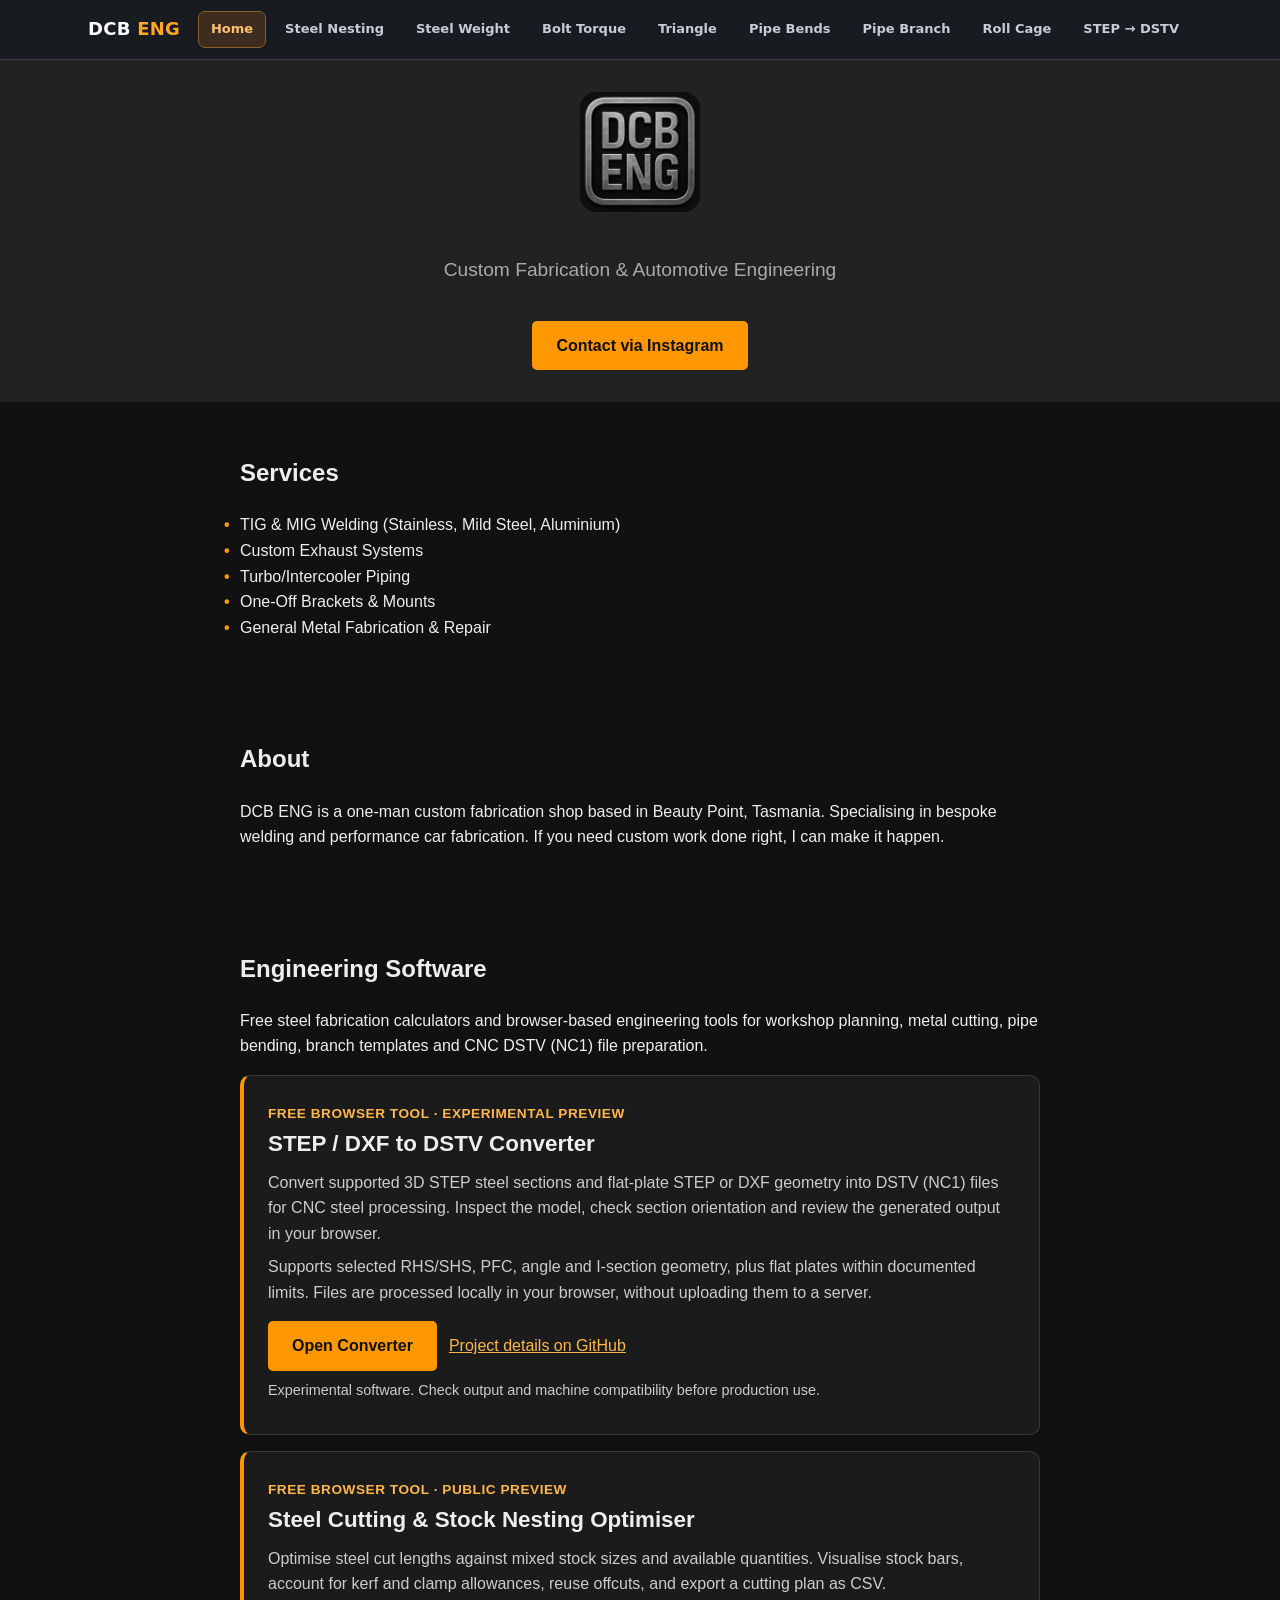
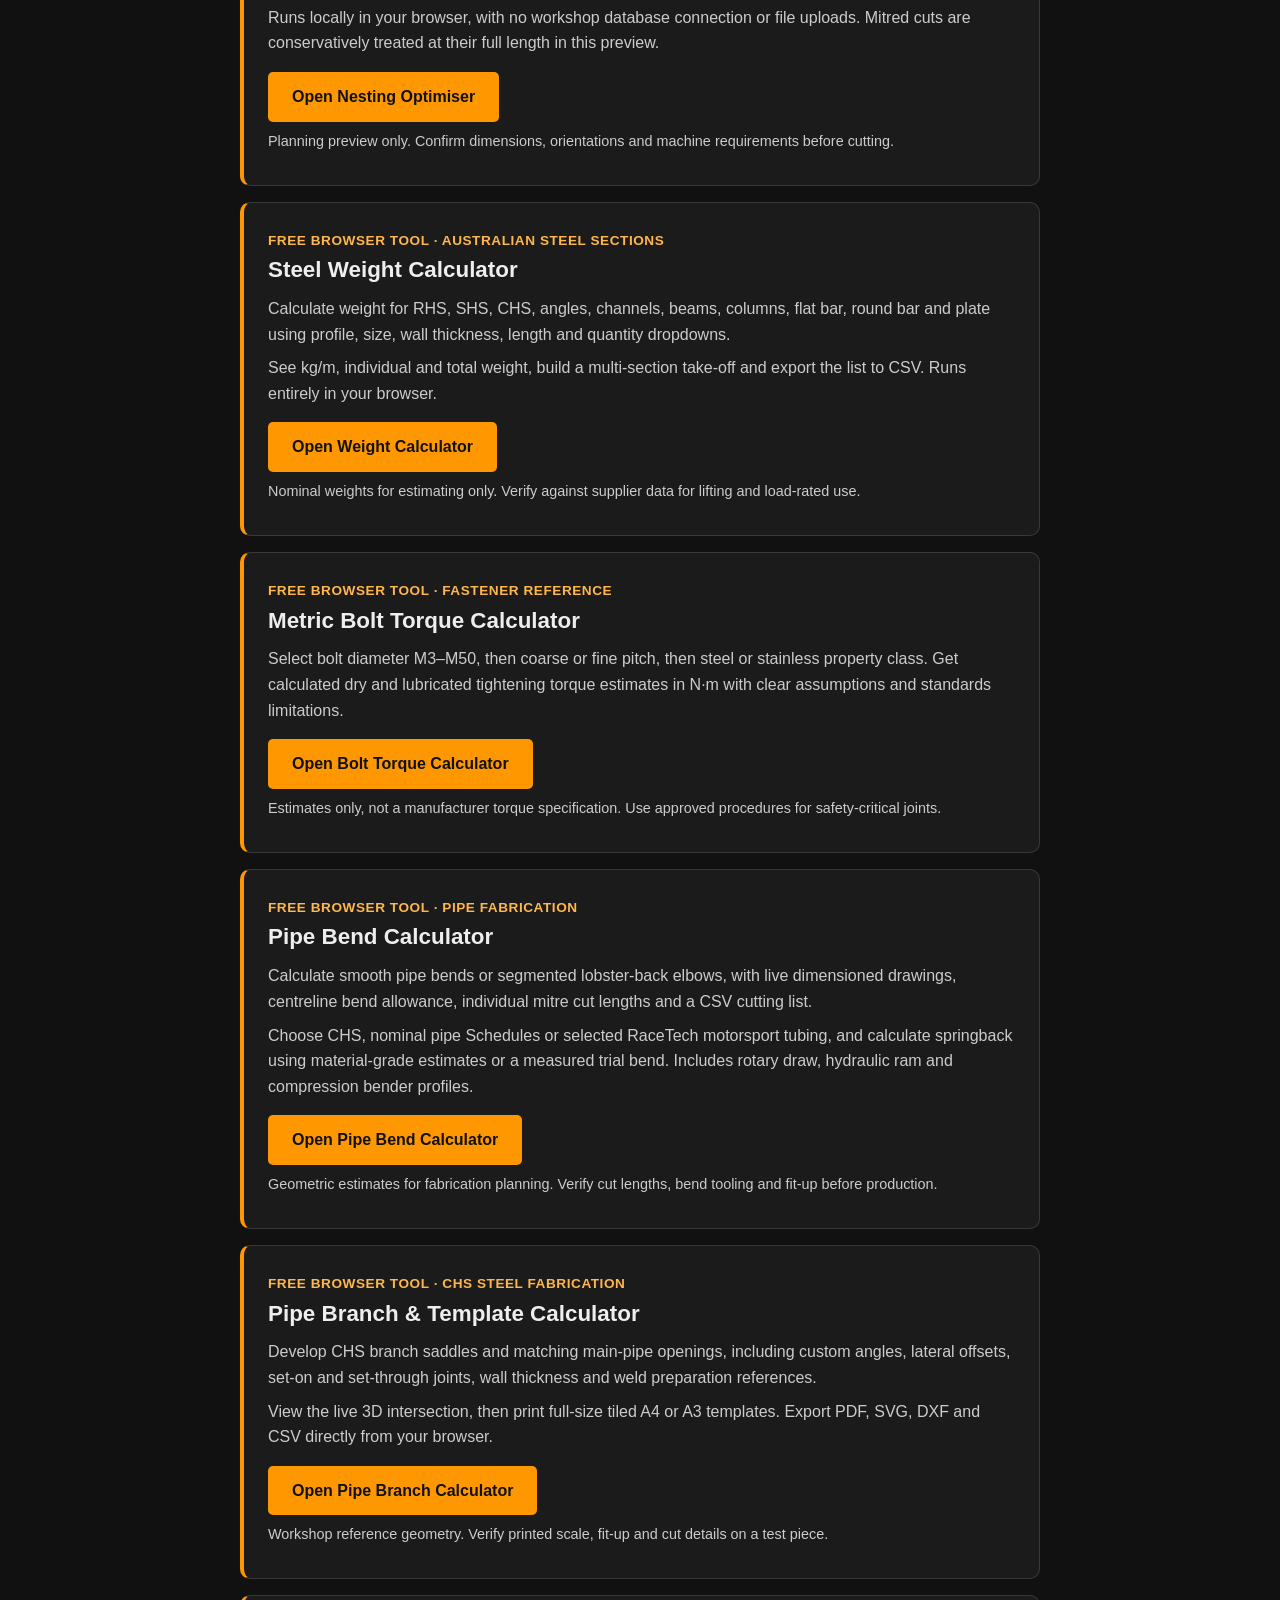
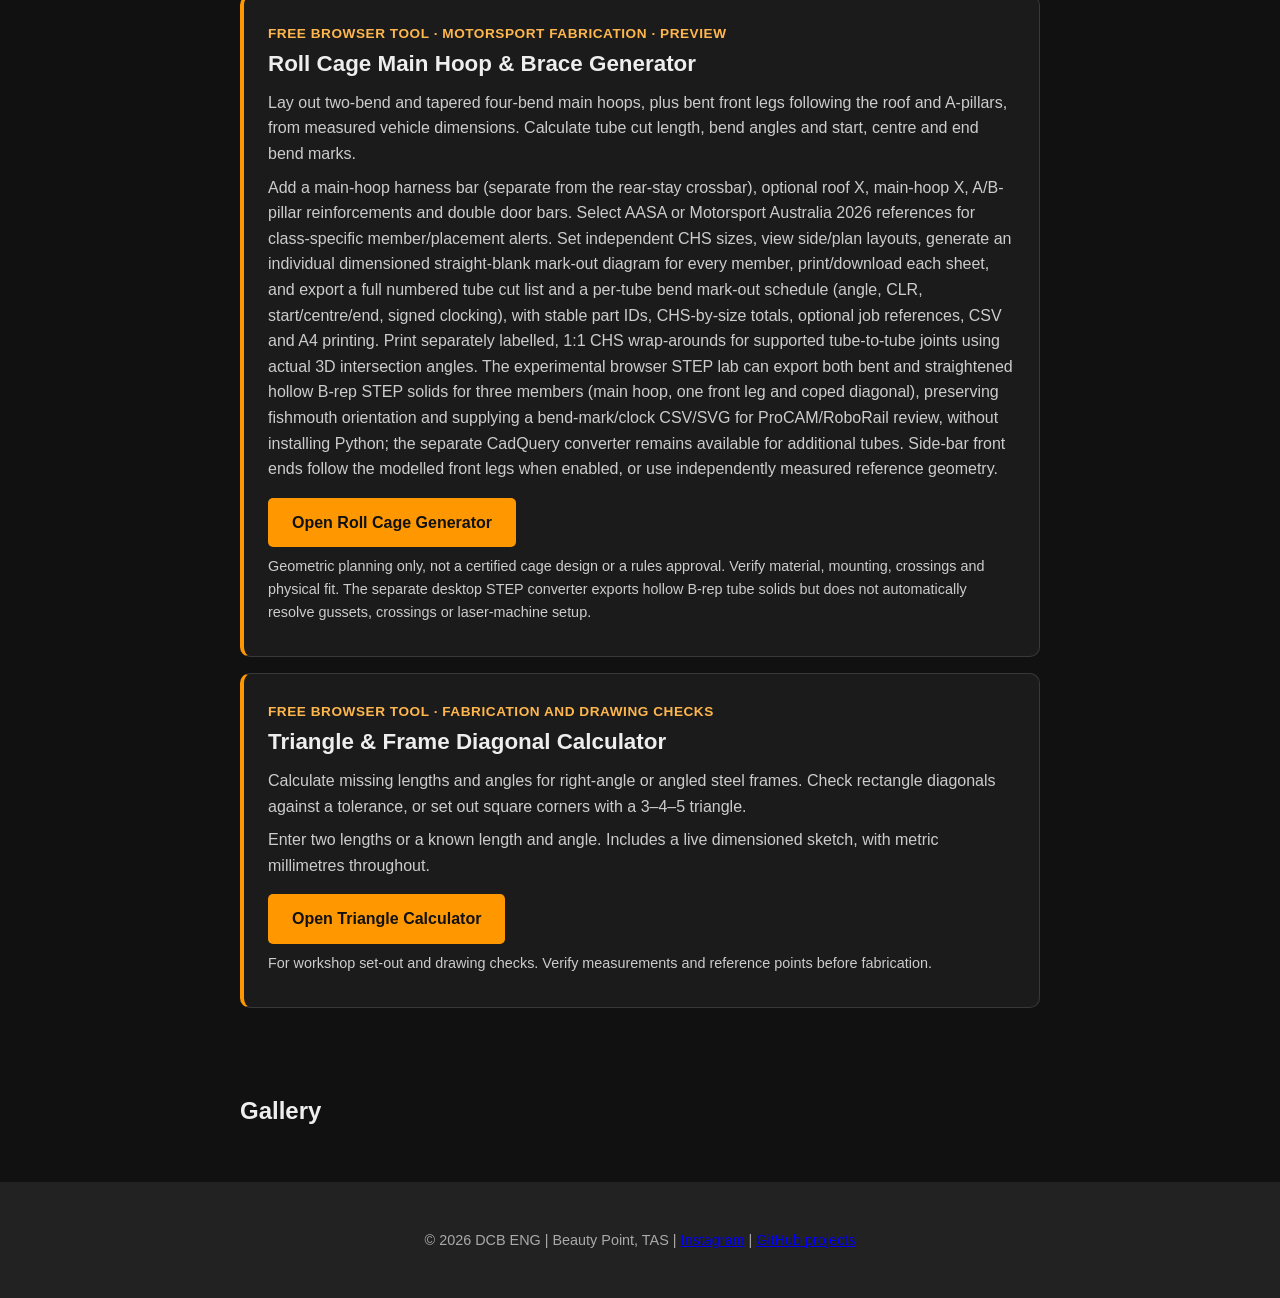
<file: index.html>
<!DOCTYPE html>
<html lang="en">
<head>
  <meta charset="UTF-8" />
  <meta name="viewport" content="width=device-width, initial-scale=1.0" />
  <title>DCB ENG | Engineering Calculators, STEP to DSTV &amp; Fabrication</title>
  <meta name="description" content="Free steel fabrication calculators, bolt torque references, pipe templates, steel nesting and experimental STEP/DXF to DSTV (NC1) conversion from DCB ENG in Beauty Point, Tasmania.">
  <link rel="canonical" href="https://dcb-eng.github.io/" />
  <meta property="og:type" content="website" />
  <meta property="og:title" content="DCB ENG | Engineering Calculators, STEP to DSTV &amp; Fabrication">
  <meta property="og:description" content="Free steel fabrication calculators, pipe templates, steel nesting and experimental STEP/DXF to DSTV (NC1) conversion from DCB ENG in Beauty Point, Tasmania.">
  <meta property="og:url" content="https://dcb-eng.github.io/" />
  <style>
    body {
      margin: 0;
      font-family: Arial, sans-serif;
      background: #111;
      color: #eee;
      line-height: 1.6;
    }
    header {
      background: #222;
      padding: 2rem;
      text-align: center;
    }
    header img {
      width: 120px;
      height: auto;
      border-radius: 16px;
      margin-bottom: 1rem;
    }
    header h1 {
      font-size: 2.5rem;
      margin: 0;
    }
    header p {
      font-size: 1.2rem;
      color: #aaa;
    }
    header h1.site-heading {
      font-size: 1.2rem;
      font-weight: 400;
      line-height: 1.6;
      letter-spacing: normal;
      color: #aaa;
      margin: 1em 0;
    }
    section {
      padding: 2rem;
      max-width: 800px;
      margin: auto;
    }
    .services ul {
      list-style: none;
      padding-left: 0;
    }
    .services li::before {
      content: "\2022";
      color: #ff9800;
      font-weight: bold;
      display: inline-block;
      width: 1em;
      margin-left: -1em;
    }
    .gallery {
      display: grid;
      grid-template-columns: repeat(auto-fit, minmax(120px, 1fr));
      gap: 1rem;
    }
    .gallery img {
      width: 100%;
      height: auto;
      border-radius: 8px;
    }
    .project-card {
      background: #1b1b1b;
      border: 1px solid #383838;
      border-left: 4px solid #ff9800;
      border-radius: 10px;
      padding: 1.5rem;
    }
    .project-card h3 {
      margin: 0 0 0.5rem;
      font-size: 1.4rem;
    }
    .project-card p {
      margin: 0.5rem 0;
      color: #ccc;
    }
    .project-tag {
      color: #ffb74d;
      font-size: 0.85rem;
      font-weight: bold;
      letter-spacing: 0.04em;
      text-transform: uppercase;
    }
    .project-actions {
      display: flex;
      flex-wrap: wrap;
      gap: 0.75rem;
      align-items: center;
      margin-top: 1rem;
    }
    .project-actions .button {
      margin-top: 0;
    }
    .project-actions .source-link {
      color: #ffb74d;
      padding: 0.75rem 0;
    }
    .project-note {
      font-size: 0.9rem;
    }
    footer {
      text-align: center;
      padding: 2rem;
      background: #222;
      font-size: 0.9rem;
      color: #aaa;
    }
    a.button {
      display: inline-block;
      margin-top: 1rem;
      padding: 0.75rem 1.5rem;
      background: #ff9800;
      color: #111;
      text-decoration: none;
      font-weight: bold;
      border-radius: 5px;
    }
  
/* DCB ENG shared workshop navigation */
.dcb-nav{background:#181b20;border-bottom:1px solid #393e46;color:#f1f3f5;font:14px/1.45 system-ui,"Segoe UI",Arial,sans-serif}
.dcb-nav *{box-sizing:border-box}
.dcb-nav__inner{max-width:1140px;margin:0 auto;padding:11px 18px;display:flex;align-items:center;justify-content:space-between;gap:14px}
.dcb-nav__brand{flex:none;color:#fff!important;text-decoration:none!important;font-size:18px;font-weight:800;letter-spacing:.015em}
.dcb-nav__brand span{color:#ffa726}
.dcb-nav__links{display:flex;align-items:center;justify-content:flex-end;gap:6px;flex-wrap:wrap;margin:0;padding:0}
.dcb-nav__link{display:inline-flex;align-items:center;justify-content:center;padding:8px 12px;min-height:36px;border:1px solid transparent;border-radius:7px;text-decoration:none!important;color:#c9cdd3!important;font-size:13px;font-weight:600;white-space:nowrap;transition:background-color .15s,border-color .15s,color .15s}
.dcb-nav__link:hover{background:#30343b;border-color:#565c64;color:#fff!important}
.dcb-nav__link:focus-visible,.dcb-nav__brand:focus-visible{outline:2px solid #ffa726;outline-offset:3px}
.dcb-nav__link[aria-current="page"]{background:#3c2d20;border-color:#8d5d2c;color:#ffbe6e!important}
@media(max-width:680px){.dcb-nav__inner{align-items:flex-start;flex-direction:column;gap:8px;padding:10px 14px}.dcb-nav__links{justify-content:flex-start;gap:4px}.dcb-nav__link{padding:7px 9px;font-size:12px;min-height:32px}}
</style>

<meta property="og:site_name" content="DCB ENG">
<meta property="og:image" content="https://dcb-eng.github.io/dcb_eng_chrome_logo.png">
<meta name="twitter:card" content="summary">
<script type="application/ld+json">
{
  "@context": "https://schema.org",
  "@graph": [
    {
      "@type": "Organization",
      "@id": "https://dcb-eng.github.io/#organization",
      "name": "DCB ENG",
      "url": "https://dcb-eng.github.io/",
      "logo": "https://dcb-eng.github.io/dcb_eng_chrome_logo.png",
      "sameAs": [
        "https://github.com/DCB-ENG",
        "https://www.instagram.com/dcbeng/"
      ]
    },
    {
      "@type": "WebSite",
      "@id": "https://dcb-eng.github.io/#website",
      "name": "DCB ENG — Fabrication & Engineering Tools",
      "url": "https://dcb-eng.github.io/",
      "publisher": {
        "@id": "https://dcb-eng.github.io/#organization"
      }
    },
    {
      "@type": "WebPage",
      "@id": "https://dcb-eng.github.io/#webpage",
      "name": "DCB ENG | Engineering Calculators, STEP to DSTV & Fabrication",
      "url": "https://dcb-eng.github.io/",
      "isPartOf": {
        "@id": "https://dcb-eng.github.io/#website"
      },
      "about": {
        "@id": "https://dcb-eng.github.io/#organization"
      }
    }
  ]
}
</script>
</head>
<body>
<div class="dcb-nav"><div class="dcb-nav__inner"><a class="dcb-nav__brand" href="https://dcb-eng.github.io/">DCB <span>ENG</span></a><nav class="dcb-nav__links" aria-label="Workshop tools"><a class="dcb-nav__link" aria-current="page" href="https://dcb-eng.github.io/">Home</a><a class="dcb-nav__link" href="https://dcb-eng.github.io/steel-nesting/">Steel Nesting</a><a class="dcb-nav__link" href="https://dcb-eng.github.io/steel-weight/">Steel Weight</a><a class="dcb-nav__link" href="/bolt-torque/">Bolt Torque</a><a class="dcb-nav__link" href="https://dcb-eng.github.io/triangle-calculator/">Triangle</a><a class="dcb-nav__link" href="https://dcb-eng.github.io/pipe-bend/">Pipe Bends</a><a class="dcb-nav__link" href="https://dcb-eng.github.io/pipe-branch/">Pipe Branch</a><a class="dcb-nav__link" href="https://dcb-eng.github.io/roll-cage/">Roll Cage</a><a class="dcb-nav__link" href="https://dcb-eng.github.io/step-dstv-converter/">STEP → DSTV</a></nav></div></div>
  <header>
    <img src="dcb_eng_chrome_logo.png" alt="DCB ENG Logo" />
    <h1 class="site-heading">Custom Fabrication &amp; Automotive Engineering</h1>
    <a class="button" href="https://www.instagram.com/dcbeng" target="_blank">Contact via Instagram</a>
  </header>

  <section class="services">
    <h2>Services</h2>
    <ul>
      <li>TIG & MIG Welding (Stainless, Mild Steel, Aluminium)</li>
      <li>Custom Exhaust Systems</li>
      <li>Turbo/Intercooler Piping</li>
      <li>One-Off Brackets & Mounts</li>
      <li>General Metal Fabrication & Repair</li>
    </ul>
  </section>

  <section class="about">
    <h2>About</h2>
    <p>
      DCB ENG is a one-man custom fabrication shop based in Beauty Point, Tasmania.
      Specialising in bespoke welding and performance car fabrication. If you need custom work done right, I can make it happen.
    </p>
  </section>

  <section class="software" aria-labelledby="software-title">
    <h2 id="software-title">Engineering Software</h2>
    <p>Free steel fabrication calculators and browser-based engineering tools for workshop planning, metal cutting, pipe bending, branch templates and CNC DSTV (NC1) file preparation.</p>
    <div class="project-card">
      <span class="project-tag">Free browser tool &middot; Experimental preview</span>
      <h3>STEP / DXF to DSTV Converter</h3>
      <p>Convert supported 3D STEP steel sections and flat-plate STEP or DXF geometry into DSTV (NC1) files for CNC steel processing. Inspect the model, check section orientation and review the generated output in your browser.</p>
      <p>Supports selected RHS/SHS, PFC, angle and I-section geometry, plus flat plates within documented limits. Files are processed locally in your browser, without uploading them to a server.</p>
      <div class="project-actions">
        <a class="button" href="https://dcb-eng.github.io/step-dstv-converter/" target="_blank" rel="noopener noreferrer">Open Converter</a>
        <a class="source-link" href="https://github.com/DCB-ENG/step-dstv-converter" target="_blank" rel="noopener noreferrer">Project details on GitHub</a>
      </div>
      <p class="project-note">Experimental software. Check output and machine compatibility before production use.</p>
    </div>
    <div class="project-card" style="margin-top:1rem">
      <span class="project-tag">Free browser tool &middot; Public preview</span>
      <h3>Steel Cutting &amp; Stock Nesting Optimiser</h3>
      <p>Optimise steel cut lengths against mixed stock sizes and available quantities. Visualise stock bars, account for kerf and clamp allowances, reuse offcuts, and export a cutting plan as CSV.</p>
      <p>Runs locally in your browser, with no workshop database connection or file uploads. Mitred cuts are conservatively treated at their full length in this preview.</p>
      <div class="project-actions">
        <a class="button" href="https://dcb-eng.github.io/steel-nesting/" target="_blank" rel="noopener noreferrer">Open Nesting Optimiser</a>
      </div>
      <p class="project-note">Planning preview only. Confirm dimensions, orientations and machine requirements before cutting.</p>
    </div>
    <div class="project-card" style="margin-top:1rem">
      <span class="project-tag">Free browser tool &middot; Australian steel sections</span>
      <h3>Steel Weight Calculator</h3>
      <p>Calculate weight for RHS, SHS, CHS, angles, channels, beams, columns, flat bar, round bar and plate using profile, size, wall thickness, length and quantity dropdowns.</p>
      <p>See kg/m, individual and total weight, build a multi-section take-off and export the list to CSV. Runs entirely in your browser.</p>
      <div class="project-actions">
        <a class="button" href="/steel-weight/">Open Weight Calculator</a>
      </div>
      <p class="project-note">Nominal weights for estimating only. Verify against supplier data for lifting and load-rated use.</p>
    </div>

    <div class="project-card" style="margin-top:1rem">
      <span class="project-tag">Free browser tool &middot; Fastener reference</span>
      <h3>Metric Bolt Torque Calculator</h3>
      <p>Select bolt diameter M3–M50, then coarse or fine pitch, then steel or stainless property class. Get calculated dry and lubricated tightening torque estimates in N·m with clear assumptions and standards limitations.</p>
      <div class="project-actions"><a class="button" href="/bolt-torque/">Open Bolt Torque Calculator</a></div>
      <p class="project-note">Estimates only, not a manufacturer torque specification. Use approved procedures for safety-critical joints.</p>
    </div>

    <div class="project-card" style="margin-top:1rem">
      <span class="project-tag">Free browser tool &middot; Pipe fabrication</span>
      <h3>Pipe Bend Calculator</h3>
      <p>Calculate smooth pipe bends or segmented lobster-back elbows, with live dimensioned drawings, centreline bend allowance, individual mitre cut lengths and a CSV cutting list.</p>
      <p>Choose CHS, nominal pipe Schedules or selected RaceTech motorsport tubing, and calculate springback using material-grade estimates or a measured trial bend. Includes rotary draw, hydraulic ram and compression bender profiles.</p>
      <div class="project-actions">
        <a class="button" href="/pipe-bend/">Open Pipe Bend Calculator</a>
      </div>
      <p class="project-note">Geometric estimates for fabrication planning. Verify cut lengths, bend tooling and fit-up before production.</p>
    </div>

    <div class="project-card" style="margin-top:1rem">
      <span class="project-tag">Free browser tool &middot; CHS steel fabrication</span>
      <h3>Pipe Branch &amp; Template Calculator</h3>
      <p>Develop CHS branch saddles and matching main-pipe openings, including custom angles, lateral offsets, set-on and set-through joints, wall thickness and weld preparation references.</p>
      <p>View the live 3D intersection, then print full-size tiled A4 or A3 templates. Export PDF, SVG, DXF and CSV directly from your browser.</p>
      <div class="project-actions">
        <a class="button" href="/pipe-branch/">Open Pipe Branch Calculator</a>
      </div>
      <p class="project-note">Workshop reference geometry. Verify printed scale, fit-up and cut details on a test piece.</p>
    </div>
    <div class="project-card" style="margin-top:1rem">
      <span class="project-tag">Free browser tool &middot; Motorsport fabrication &middot; Preview</span>
      <h3>Roll Cage Main Hoop &amp; Brace Generator</h3>
      <p>Lay out two-bend and tapered four-bend main hoops, plus bent front legs following the roof and A-pillars, from measured vehicle dimensions. Calculate tube cut length, bend angles and start, centre and end bend marks.</p>
      <p>Add a main-hoop harness bar (separate from the rear-stay crossbar), optional roof X, main-hoop X, A/B-pillar reinforcements and double door bars. Select AASA or Motorsport Australia 2026 references for class-specific member/placement alerts. Set independent CHS sizes, view side/plan layouts, generate an individual dimensioned straight-blank mark-out diagram for every member, print/download each sheet, and export a full numbered tube cut list and a per-tube bend mark-out schedule (angle, CLR, start/centre/end, signed clocking), with stable part IDs, CHS-by-size totals, optional job references, CSV and A4 printing. Print separately labelled, 1:1 CHS wrap-arounds for supported tube-to-tube joints using actual 3D intersection angles. The experimental browser STEP lab can export both bent and straightened hollow B-rep STEP solids for three members (main hoop, one front leg and coped diagonal), preserving fishmouth orientation and supplying a bend-mark/clock CSV/SVG for ProCAM/RoboRail review, without installing Python; the separate CadQuery converter remains available for additional tubes. Side-bar front ends follow the modelled front legs when enabled, or use independently measured reference geometry.</p>
      <div class="project-actions"><a class="button" href="/roll-cage/">Open Roll Cage Generator</a></div>
      <p class="project-note">Geometric planning only, not a certified cage design or a rules approval. Verify material, mounting, crossings and physical fit. The separate desktop STEP converter exports hollow B-rep tube solids but does not automatically resolve gussets, crossings or laser-machine setup.</p>
    </div>

    <div class="project-card" style="margin-top:1rem">
      <span class="project-tag">Free browser tool &middot; Fabrication and drawing checks</span>
      <h3>Triangle &amp; Frame Diagonal Calculator</h3>
      <p>Calculate missing lengths and angles for right-angle or angled steel frames. Check rectangle diagonals against a tolerance, or set out square corners with a 3–4–5 triangle.</p>
      <p>Enter two lengths or a known length and angle. Includes a live dimensioned sketch, with metric millimetres throughout.</p>
      <div class="project-actions">
        <a class="button" href="/triangle-calculator/">Open Triangle Calculator</a>
      </div>
      <p class="project-note">For workshop set-out and drawing checks. Verify measurements and reference points before fabrication.</p>
    </div>
  </section>

<section class="gallery">
  <h2>Gallery</h2>

  <blockquote class="instagram-media" data-instgrm-permalink="https://www.instagram.com/dcbeng/p/DKn1Sp9x9MW/" data-instgrm-version="14"></blockquote>
  <blockquote class="instagram-media" data-instgrm-permalink="https://www.instagram.com/p/CsVBNBorfuj/" data-instgrm-version="14"></blockquote>
  <blockquote class="instagram-media" data-instgrm-permalink="https://www.instagram.com/p/CjjoPvVr4ZP/" data-instgrm-version="14"></blockquote>

  <script async src="//www.instagram.com/embed.js"></script>
</section>

  <footer>
    <p>&copy; 2026 DCB ENG | Beauty Point, TAS | <a href="https://www.instagram.com/dcbeng" target="_blank" rel="noopener noreferrer">Instagram</a> | <a href="https://github.com/DCB-ENG">GitHub projects</a></p>
  </footer>
</body>
</html>
</file>
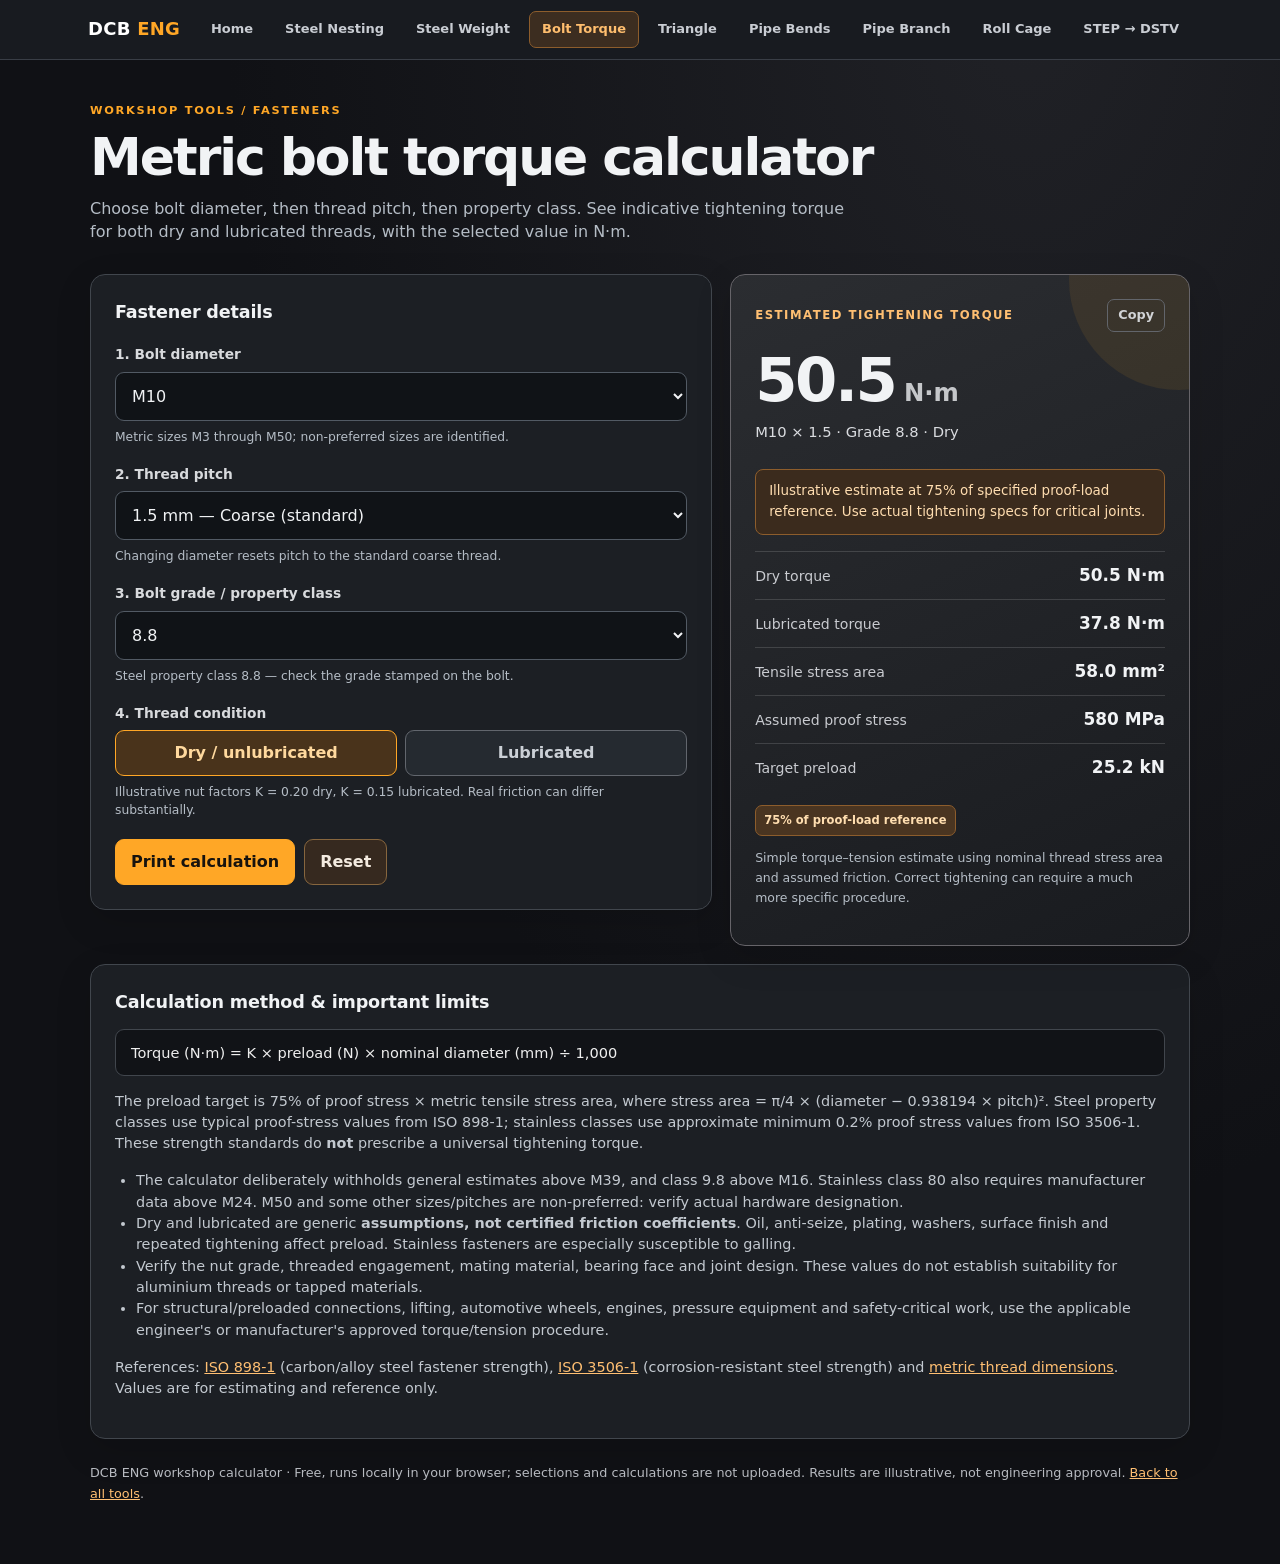
<file: bolt-torque/index.html>
<!doctype html>
<html lang="en-AU">
<head>
<meta charset="utf-8">
<meta name="viewport" content="width=device-width,initial-scale=1">
<meta name="theme-color" content="#101115">
<meta name="description" content="Free metric bolt torque calculator for M3 to M50 coarse and fine threads. Select diameter, thread pitch and bolt grade to estimate dry and lubricated tightening torque in N·m.">
<title>Metric Bolt Torque Calculator: M3–M50, Coarse &amp; Fine | DCB ENG</title>
<link rel="canonical" href="https://dcb-eng.github.io/bolt-torque/">
<meta property="og:type" content="website">
<meta property="og:site_name" content="DCB ENG">
<meta property="og:title" content="Metric Bolt Torque Calculator | DCB ENG">
<meta property="og:description" content="Metric bolt torque estimates for coarse and fine threads, steel and stainless grades, with dry and lubricated conditions.">
<meta property="og:url" content="https://dcb-eng.github.io/bolt-torque/">
<meta property="og:image" content="https://dcb-eng.github.io/dcb_eng_chrome_logo.png">
<meta name="twitter:card" content="summary">
<style>
:root{color-scheme:dark;--bg:#101115;--surface:#1c1f24;--surface2:#24292f;--border:#41464d;--text:#f1f3f5;--muted:#b5bdc6;--accent:#ffa726;--highlight:#3b2b1d;--danger:#f3a2a2;--r:15px}
*{box-sizing:border-box}
body{margin:0;background:radial-gradient(ellipse at 80% 0%,#202126 0%,var(--bg) 55%);color:var(--text);font:16px/1.48 system-ui,-apple-system,"Segoe UI",sans-serif;min-height:100vh}
.wrap{width:min(1100px,calc(100% - 36px));margin:0 auto;padding:42px 0 60px}
.eyebrow{color:var(--accent);font-weight:800;letter-spacing:.15em;font-size:.71rem;text-transform:uppercase}
h1{font-size:clamp(2rem,4.5vw,3.25rem);letter-spacing:-.04em;line-height:1.08;margin:10px 0 12px}
header p{max-width:760px;color:var(--muted);margin:0 0 30px}
.layout{display:grid;grid-template-columns:minmax(0,1.15fr) minmax(290px,.85fr);gap:18px;align-items:start}
.panel{border:1px solid var(--border);background:var(--surface);border-radius:var(--r);padding:24px;box-shadow:0 12px 36px #0002}
h2{font-size:1.1rem;letter-spacing:-.01em;margin:0 0 19px}
.field{margin-bottom:18px}
.field:last-child{margin-bottom:0}
label{display:block;font-size:.86rem;color:#d8dadd;font-weight:650;margin-bottom:7px}
select{font:inherit;width:100%;background:#101317;color:var(--text);border:1px solid #525a64;border-radius:9px;min-height:49px;padding:10px 12px;outline:none}
select:focus-visible,button:focus-visible,a:focus-visible{outline:2px solid var(--accent);outline-offset:2px}
.small-note{font-size:.77rem;color:var(--muted);margin-top:7px}
.condition{display:flex;gap:8px;flex-wrap:wrap}
button{font:inherit;min-height:43px;padding:10px 15px;cursor:pointer;border:1px solid #87663e;border-radius:9px;color:#f4ebe0;background:#36291f;font-weight:750}
button:hover{filter:brightness(1.14)}
.condition button{flex:1 1 130px;text-align:center;border-color:#62666d;background:#252a30;color:#cbd0d6}
.condition button[aria-pressed="true"]{background:#49331b;color:#ffd99e;border-color:var(--accent)}
.primary{background:var(--accent);color:#17130e;border-color:var(--accent);font-weight:800}
.actions{display:flex;flex-wrap:wrap;gap:9px;margin-top:20px}
.results{background:linear-gradient(155deg,#2b2d31,#191b1f);border:1px solid #666469;position:relative;overflow:hidden}
.results:before{content:"";position:absolute;width:220px;height:220px;background:#ffa72616;right:-100px;top:-105px;border-radius:100%;pointer-events:none}
.result-head{display:flex;justify-content:space-between;align-items:center;gap:10px;position:relative}
.kicker{font-size:.73rem;font-weight:800;letter-spacing:.13em;color:#ffbf72;text-transform:uppercase}
.copy-inline{min-height:33px;padding:5px 10px;border:1px solid #62656b;background:transparent;color:#d2d4d7;font-size:.8rem;border-radius:7px}
.copy-inline:hover{border-color:var(--accent);color:var(--accent)}
.copy-inline:disabled{opacity:.45;cursor:not-allowed}
.total{font-size:clamp(2.5rem,5vw,3.8rem);font-weight:800;line-height:1.12;letter-spacing:-.04em;margin:14px 0 7px;font-variant-numeric:tabular-nums;overflow-wrap:anywhere;position:relative}
.total small{font-size:.40em;color:#c5c7ca;letter-spacing:0}
.chosen{color:#dadce0;font-size:.92rem;min-height:31px;margin-bottom:17px}
.stat{display:flex;justify-content:space-between;align-items:baseline;gap:10px;padding:11px 0;border-top:1px solid #ffffff24}
.stat span{color:#c9cbd0;font-size:.88rem}
.stat strong{text-align:right;font-size:1.06rem;font-variant-numeric:tabular-nums}
.status{border:1px solid #8d5d2c;background:#3b2b1d;border-radius:8px;padding:11px 13px;color:#ffddb0;font-size:.84rem;margin:12px 0 16px;line-height:1.55}
.status.warning{border-color:#88555b;background:#342429;color:#ffcccc}
.source{font-size:.78rem;color:var(--muted);line-height:1.6;margin-top:14px}
.pill{display:inline-block;padding:5px 8px;border:1px solid #8d5d2c;border-radius:7px;background:#4a3521;color:#ffdeb0;font-size:.72rem;font-weight:700}
.info{margin-top:18px}
.info h2{margin-bottom:10px}
.info p,.info li{color:#c3c9d0;font-size:.9rem}
.info ul{padding-left:21px}
.info a,footer a{color:#ffbf72}
.formula{font-variant-numeric:tabular-nums;background:#111317;border:1px solid var(--border);border-radius:9px;padding:12px 15px;color:#eee;margin:14px 0;font-size:.91rem}
footer{color:#b7bac0;font-size:.8rem;margin-top:23px;line-height:1.65}
.dcb-nav{background:#181b20;border-bottom:1px solid #393e46;color:#f1f3f5;font:14px/1.45 system-ui,"Segoe UI",Arial,sans-serif}
.dcb-nav *{box-sizing:border-box}
.dcb-nav__inner{max-width:1140px;margin:0 auto;padding:11px 18px;display:flex;align-items:center;justify-content:space-between;gap:14px}
.dcb-nav__brand{flex:none;color:#fff!important;text-decoration:none!important;font-size:18px;font-weight:800;letter-spacing:.015em}
.dcb-nav__brand span{color:#ffa726}
.dcb-nav__links{display:flex;align-items:center;justify-content:flex-end;gap:6px;flex-wrap:wrap;margin:0;padding:0}
.dcb-nav__link{display:inline-flex;align-items:center;justify-content:center;padding:8px 12px;min-height:36px;border:1px solid transparent;border-radius:7px;text-decoration:none!important;color:#c9cdd3!important;font-size:13px;font-weight:600;white-space:nowrap;transition:background-color .15s,border-color .15s,color .15s}
.dcb-nav__link:hover{background:#30343b;border-color:#565c64;color:#fff!important}
.dcb-nav__link:focus-visible,.dcb-nav__brand:focus-visible{outline:2px solid #ffa726;outline-offset:3px}
.dcb-nav__link[aria-current="page"]{background:#3c2d20;border-color:#8d5d2c;color:#ffbe6e!important}
@media(max-width:780px){.layout{grid-template-columns:1fr}.wrap{padding:26px 0 45px}.panel{padding:20px}}
@media(max-width:680px){.dcb-nav__inner{align-items:flex-start;flex-direction:column;gap:8px;padding:10px 14px}.dcb-nav__links{justify-content:flex-start;gap:4px}.dcb-nav__link{padding:7px 9px;font-size:12px;min-height:32px}}
@media print{body{background:white;color:#111}.dcb-nav,button,.actions{display:none!important}.wrap{padding:8mm 0;width:100%}.layout{display:block}.panel{box-shadow:none;background:#fff;color:#111;border-color:#bbb;margin-bottom:10mm}.results{background:white}.results:before{display:none}h1,h2,.kicker,.total,.chosen,.stat span,.stat strong,.source,.info p,.info li,.eyebrow,header p,label,.small-note,footer{color:#111}.status{background:#fff;color:#111;border-color:#777}.formula{background:#fff;color:#111}select{color:#111;background:#fff;border-color:#999}.stat{border-color:#aaa}}
</style>
<script type="application/ld+json">{"@context":"https://schema.org","@type":"WebApplication","name":"Metric Bolt Torque Calculator","url":"https://dcb-eng.github.io/bolt-torque/","description":"Calculated metric fastener tightening torque for dry and lubricated coarse and fine threads, M3 to M50, steel and stainless grades.","applicationCategory":"EngineeringApplication","operatingSystem":"Any modern browser","isAccessibleForFree":true,"publisher":{"@type":"Organization","name":"DCB ENG","url":"https://dcb-eng.github.io/"}}</script>
</head>
<body>
<div class="dcb-nav"><div class="dcb-nav__inner"><a class="dcb-nav__brand" href="/">DCB <span>ENG</span></a><nav class="dcb-nav__links" aria-label="Workshop tools"><a class="dcb-nav__link" href="/">Home</a><a class="dcb-nav__link" href="/steel-nesting/">Steel Nesting</a><a class="dcb-nav__link" href="/steel-weight/">Steel Weight</a><a class="dcb-nav__link" aria-current="page" href="/bolt-torque/">Bolt Torque</a><a class="dcb-nav__link" href="/triangle-calculator/">Triangle</a><a class="dcb-nav__link" href="/pipe-bend/">Pipe Bends</a><a class="dcb-nav__link" href="/pipe-branch/">Pipe Branch</a><a class="dcb-nav__link" href="/roll-cage/">Roll Cage</a><a class="dcb-nav__link" href="/step-dstv-converter/">STEP → DSTV</a></nav></div></div>
<div class="wrap">
<header><div class="eyebrow">Workshop tools / Fasteners</div><h1>Metric bolt torque calculator</h1><p>Choose bolt diameter, then thread pitch, then property class. See indicative tightening torque for both dry and lubricated threads, with the selected value in N·m.</p></header>
<main class="layout">
<section class="panel" aria-label="Bolt parameters">
<h2>Fastener details</h2>
<div class="field"><label for="diameter">1. Bolt diameter</label><select id="diameter"></select><div class="small-note">Metric sizes M3 through M50; non-preferred sizes are identified.</div></div>
<div class="field"><label for="pitch">2. Thread pitch</label><select id="pitch"></select><div class="small-note" id="pitchNote">Standard coarse pitch is selected automatically.</div></div>
<div class="field"><label for="grade">3. Bolt grade / property class</label><select id="grade"></select><div class="small-note" id="gradeNote">Select the marking on your actual fastener.</div></div>
<div class="field"><label>4. Thread condition</label><div class="condition" role="group" aria-label="Thread condition"><button type="button" id="dry" aria-pressed="true">Dry / unlubricated</button><button type="button" id="lubed" aria-pressed="false">Lubricated</button></div><div class="small-note">Illustrative nut factors K = 0.20 dry, K = 0.15 lubricated. Real friction can differ substantially.</div></div>
<div class="actions"><button type="button" class="primary" id="print">Print calculation</button><button type="button" id="reset">Reset</button></div>
</section>
<aside class="panel results" aria-live="polite" aria-atomic="true">
<div class="result-head"><div class="kicker">Estimated tightening torque</div><button type="button" class="copy-inline" id="copy">Copy</button></div>
<div class="total" id="total">—</div><div class="chosen" id="chosen">—</div>
<div id="status" class="status">Calculated workshop estimate, not a manufacturer torque specification.</div>
<div class="stat"><span>Dry torque</span><strong id="dryResult">—</strong></div>
<div class="stat"><span>Lubricated torque</span><strong id="lubedResult">—</strong></div>
<div class="stat"><span>Tensile stress area</span><strong id="areaResult">—</strong></div>
<div class="stat"><span>Assumed proof stress</span><strong id="proofResult">—</strong></div>
<div class="stat"><span>Target preload</span><strong id="preloadResult">—</strong></div>
<div class="source"><span class="pill">75% of proof-load reference</span><p>Simple torque–tension estimate using nominal thread stress area and assumed friction. Correct tightening can require a much more specific procedure.</p></div>
</aside>
</main>
<section class="panel info">
<h2>Calculation method &amp; important limits</h2>
<div class="formula">Torque (N·m) = K × preload (N) × nominal diameter (mm) ÷ 1,000</div>
<p>The preload target is 75% of proof stress × metric tensile stress area, where stress area = π/4 × (diameter − 0.938194 × pitch)². Steel property classes use typical proof-stress values from ISO 898-1; stainless classes use approximate minimum 0.2% proof stress values from ISO 3506-1. These strength standards do <strong>not</strong> prescribe a universal tightening torque.</p>
<ul>
<li>The calculator deliberately withholds general estimates above M39, and class 9.8 above M16. Stainless class 80 also requires manufacturer data above M24. M50 and some other sizes/pitches are non-preferred: verify actual hardware designation.</li>
<li>Dry and lubricated are generic <strong>assumptions, not certified friction coefficients</strong>. Oil, anti-seize, plating, washers, surface finish and repeated tightening affect preload. Stainless fasteners are especially susceptible to galling.</li>
<li>Verify the nut grade, threaded engagement, mating material, bearing face and joint design. These values do not establish suitability for aluminium threads or tapped materials.</li>
<li>For structural/preloaded connections, lifting, automotive wheels, engines, pressure equipment and safety-critical work, use the applicable engineer's or manufacturer's approved torque/tension procedure.</li>
</ul>
<p>References: <a href="https://www.iso.org/standard/60610.html" target="_blank" rel="noopener noreferrer">ISO 898-1</a> (carbon/alloy steel fastener strength), <a href="https://www.iso.org/standard/70045.html" target="_blank" rel="noopener noreferrer">ISO 3506-1</a> (corrosion-resistant steel strength) and <a href="https://www.roymech.co.uk/Useful_Tables/Screws/iso-metric-thread-dimensions/" target="_blank" rel="noopener noreferrer">metric thread dimensions</a>. Values are for estimating and reference only.</p>
</section>
<footer>DCB ENG workshop calculator · Free, runs locally in your browser; selections and calculations are not uploaded. Results are illustrative, not engineering approval. <a href="/">Back to all tools</a>.</footer>
</div>
<script>
'use strict';
const boltSizes = [
 {d:3,c:0.5,f:[0.35]},{d:3.5,c:0.6,f:[]},{d:4,c:0.7,f:[0.5]},{d:4.5,c:0.75,f:[]},
 {d:5,c:0.8,f:[0.5]},{d:5.5,c:0.9,f:[]},{d:6,c:1,f:[0.75,0.5]},{d:7,c:1,f:[0.75]},
 {d:8,c:1.25,f:[1,0.75]},{d:9,c:1.25,f:[1]},{d:10,c:1.5,f:[1.25,1]},
 {d:11,c:1.5,f:[1]},{d:12,c:1.75,f:[1.5,1.25,1]},{d:14,c:2,f:[1.5,1]},
 {d:16,c:2,f:[1.5,1]},{d:18,c:2.5,f:[2,1.5,1]},{d:20,c:2.5,f:[2,1.5,1]},
 {d:22,c:2.5,f:[2,1.5]},{d:24,c:3,f:[2,1.5]},{d:27,c:3,f:[2,1.5]},
 {d:30,c:3.5,f:[3,2,1.5]},{d:33,c:3.5,f:[3,2]},{d:36,c:4,f:[3,2]},
 {d:39,c:4,f:[3,2]},{d:42,c:4.5,f:[3,2]},{d:45,c:4.5,f:[3,2]},
 {d:48,c:5,f:[3,2]},{d:50,c:null,f:[5,3,2],special:true}
];
const boltGrades = [
 {id:'4.6',proof:225,type:'steel'},{id:'4.8',proof:310,type:'steel'},
 {id:'5.6',proof:280,type:'steel'},{id:'5.8',proof:380,type:'steel'},
 {id:'6.8',proof:440,type:'steel'},{id:'8.8',proof:580,type:'steel'},
 {id:'9.8',proof:650,type:'steel'},{id:'10.9',proof:830,type:'steel'},
 {id:'12.9',proof:970,type:'steel'},
 {id:'A2-50',proof:210,type:'stainless'},{id:'A2-70',proof:450,type:'stainless'},
 {id:'A2-80',proof:600,type:'stainless'},{id:'A4-50',proof:210,type:'stainless'},
 {id:'A4-70',proof:450,type:'stainless'},{id:'A4-80',proof:600,type:'stainless'}
];
const $ = id => document.getElementById(id);
const diam = $('diameter'),pitch = $('pitch'),grade = $('grade');
let condition = 'dry';
const fmt = v => new Intl.NumberFormat('en-AU',{maximumFractionDigits:v<10?2:v<100?1:0,minimumFractionDigits:v<10?2:v<100?1:0}).format(v);
function selectOption(parent,value,label){let opt = document.createElement('option');opt.value=String(value);opt.textContent=label;parent.append(opt)}
function populateDiameters(){
 boltSizes.forEach(s=>selectOption(diam,s.d,'M'+s.d+(s.special?' — non-preferred':'')));
 diam.value='10';
}
function populatePitches(){
 const selected = boltSizes.find(s=>s.d===Number(diam.value));
 pitch.replaceChildren();
 if(selected.c!==null) selectOption(pitch,selected.c,selected.c+' mm — Coarse (standard)');
 selected.f.forEach(p=>selectOption(pitch,p,p+' mm — '+(selected.special?'Special (verify)':'Fine')));
 $('pitchNote').textContent=selected.special?'M50 has no standard coarse pitch in this list. Confirm the actual fastener thread.':'Changing diameter resets pitch to the standard coarse thread.';
}
function populateGrades(){
 const carbon = document.createElement('optgroup');carbon.label='Carbon / alloy steel';
 const stainless = document.createElement('optgroup');stainless.label='Stainless steel';
 boltGrades.forEach(g=>selectOption(g.type==='steel'?carbon:stainless,g.id,g.id));
 grade.append(carbon,stainless);grade.value='8.8';
}
function getCalculation(){
 const d=Number(diam.value),p=Number(pitch.value);
 const g=boltGrades.find(v=>v.id===grade.value);
 const area=Math.PI/4*Math.pow(d-0.938194*p,2);
 let reason='';
 if(d>39)reason='Above M39: obtain actual bolt strength, joint design and manufacturer tightening data.';
 else if(g.id==='9.8'&&d>16)reason='Property class 9.8 is not covered at this diameter. Use verified manufacturer data.';
 else if(g.type==='stainless'&&g.id.endsWith('80')&&d>24)reason='Stainless property class 80 above M24 requires verified strength and tightening data.';
 const proof=g.id==='8.8'&&d>16?600:g.proof;
 const preload=0.75*area*proof;
 return {d,p,g,area,proof,preload,dry:0.20*preload*d/1000,lubed:0.15*preload*d/1000,reason};
}
function render(){
 const x=getCalculation(),valid=!x.reason;
 const designation='M'+x.d+' × '+x.p+' · Grade '+x.g.id;
 $('chosen').textContent=designation+' · '+(condition==='dry'?'Dry':'Lubricated');
 $('gradeNote').textContent=x.g.type==='stainless'?'Stainless '+x.g.id+' — prevent thread galling and verify lubricant compatibility.':'Steel property class '+x.g.id+' — check the grade stamped on the bolt.';
 $('total').innerHTML='';
 $('total').textContent=valid?fmt(condition==='dry'?x.dry:x.lubed):'Not available';
 if(valid){const unit=document.createElement('small');unit.textContent=' N·m';$('total').append(unit)}
 $('status').classList.toggle('warning',!valid);
 $('status').textContent=valid?'Illustrative estimate at 75% of specified proof-load reference. Use actual tightening specs for critical joints.':x.reason;
 $('dryResult').textContent=valid?fmt(x.dry)+' N·m':'—';
 $('lubedResult').textContent=valid?fmt(x.lubed)+' N·m':'—';
 $('areaResult').textContent=fmt(x.area)+' mm²';
 $('proofResult').textContent=fmt(x.proof)+' MPa';
 $('preloadResult').textContent=valid?fmt(x.preload/1000)+' kN':'—';
 $('dry').setAttribute('aria-pressed',String(condition==='dry'));
 $('lubed').setAttribute('aria-pressed',String(condition==='lubed'));
 $('copy').disabled=!valid;
}
function conditionSet(v){condition=v;render()}
diam.addEventListener('change',()=>{populatePitches();render()});
pitch.addEventListener('change',render);
grade.addEventListener('change',render);
$('dry').addEventListener('click',()=>conditionSet('dry'));
$('lubed').addEventListener('click',()=>conditionSet('lubed'));
$('reset').addEventListener('click',()=>{diam.value='10';populatePitches();grade.value='8.8';conditionSet('dry')});
$('print').addEventListener('click',()=>window.print());
$('copy').addEventListener('click',async()=>{
 const x=getCalculation();if(x.reason)return;
 const msg='M'+x.d+' × '+x.p+' | '+x.g.id+' | '+(condition==='dry'?'Dry':'Lubricated')+' | '+fmt(condition==='dry'?x.dry:x.lubed)+' N·m (est., K='+ (condition==='dry'?'0.20':'0.15')+', 75% proof reference)';
 try{await navigator.clipboard.writeText(msg);$('copy').textContent='Copied';setTimeout(()=>$('copy').textContent='Copy',1500)}
 catch(e){window.prompt('Copy calculation:',msg)}
});
populateDiameters();populatePitches();populateGrades();render();
</script>
</body>
</html>
</file>
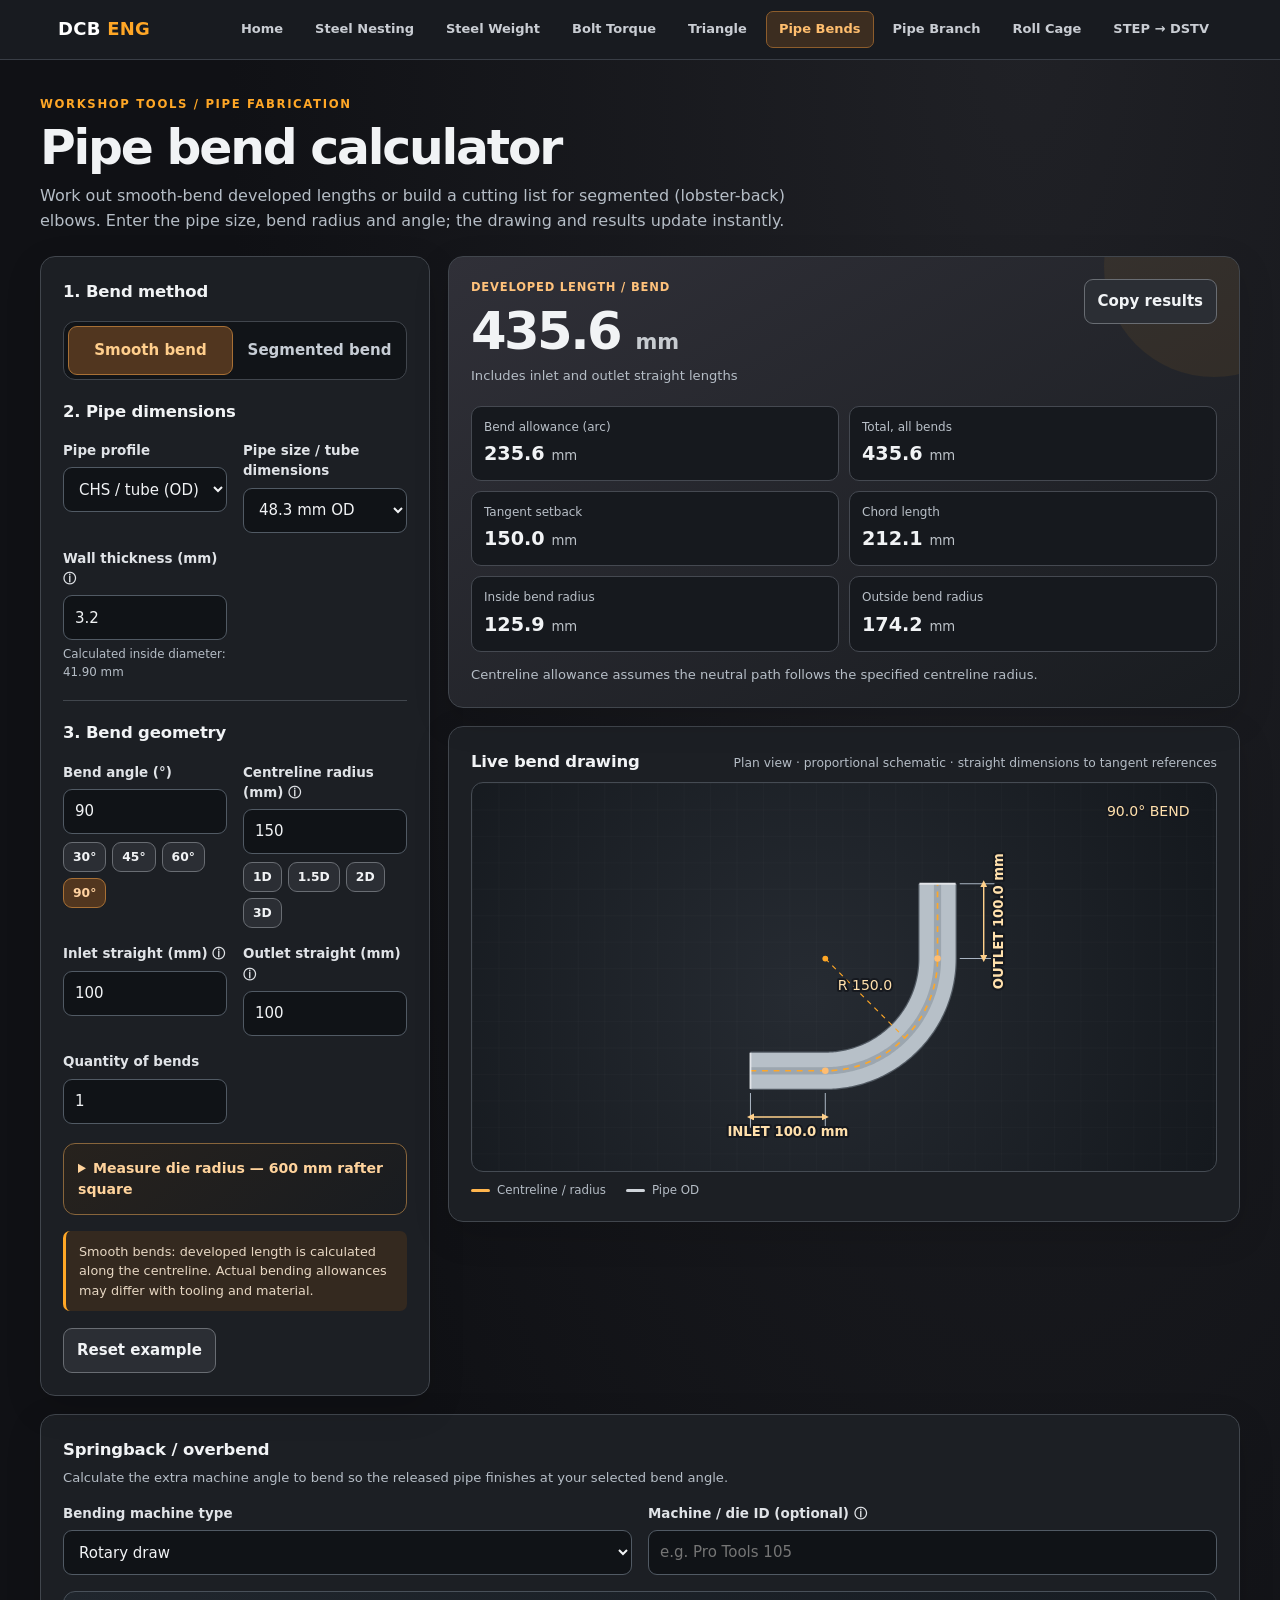
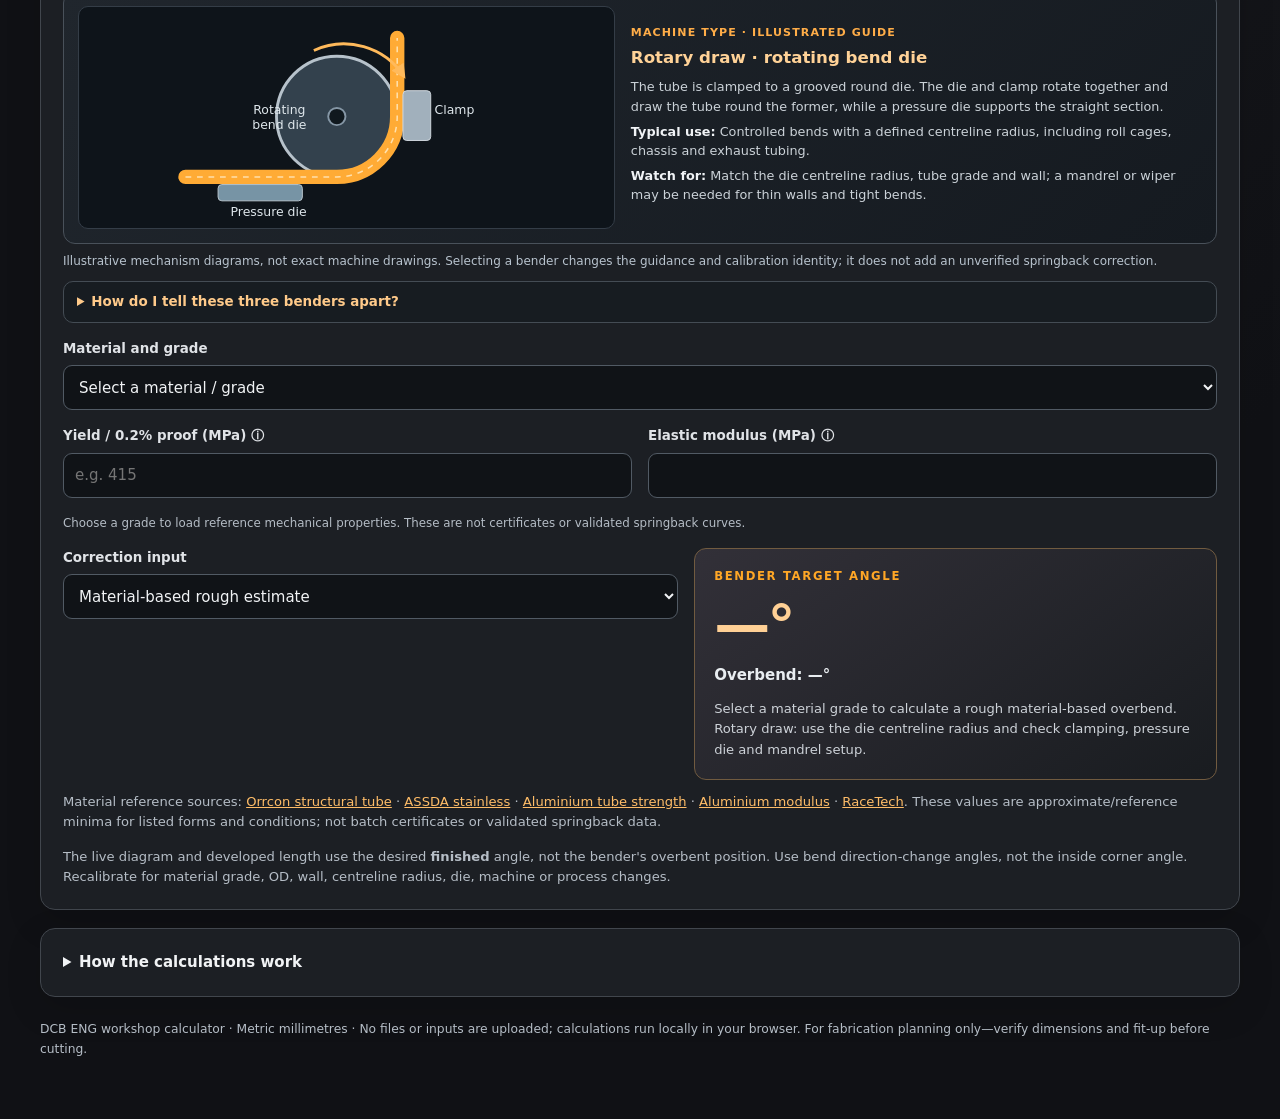
<file: pipe-bend/index.html>
<!doctype html>
<html lang="en-AU">
<head>
<meta charset="utf-8">
<meta name="viewport" content="width=device-width,initial-scale=1">
<meta name="description" content="Calculate pipe bend allowance, bend marks, springback overbend and segmented elbow cuts with rotary draw, hydraulic ram and compression bending references.">
<title>Pipe Bend Calculator: Springback &amp; Segmented Bends | DCB ENG</title>
<link rel="canonical" href="https://dcb-eng.github.io/pipe-bend/">
<meta property="og:title" content="Pipe Bend Calculator: Springback &amp; Segmented Bends | DCB ENG">
<meta property="og:description" content="Calculate pipe bend allowance, bend marks, springback overbend and segmented elbow cuts with rotary draw, hydraulic ram and compression bending references.">
<style>
:root{color-scheme:dark;--bg:#101115;--surface:#1c1f24;--surface2:#24292f;--border:#41464d;--text:#f1f3f5;--muted:#b5bdc6;--accent:#ffa726;--danger:#ffadb0;--r:15px}
*{box-sizing:border-box}body{margin:0;background:radial-gradient(ellipse at 80% 0%,#202126 0%,var(--bg) 55%);color:var(--text);font:15px/1.52 system-ui,-apple-system,"Segoe UI",sans-serif;min-height:100vh}
a{color:#ffbd68}.wrap{width:min(1200px,calc(100% - 32px));margin:0 auto;padding:36px 0 60px}
.eyebrow{color:var(--accent);font-weight:800;letter-spacing:.14em;font-size:.73rem;text-transform:uppercase}
h1{font-size:clamp(2rem,4vw,3.05rem);letter-spacing:-.045em;line-height:1.08;margin:8px 0 10px}.intro{max-width:780px;color:var(--muted);font-size:1rem;margin:0 0 23px}
h2{font-size:1.03rem;margin:0 0 17px;letter-spacing:-.01em}.panel{border:1px solid var(--border);background:var(--surface);border-radius:var(--r);padding:22px;box-shadow:0 12px 36px #0002}
.layout{display:grid;grid-template-columns:minmax(320px,390px) minmax(0,1fr);gap:18px;align-items:start}.stack{display:grid;gap:18px;min-width:0}.field-grid{display:grid;grid-template-columns:1fr 1fr;gap:16px}.field{min-width:0}.span2{grid-column:span 2}
label{display:block;color:#e0e3e7;font-size:.84rem;font-weight:650;margin-bottom:6px}input,select{width:100%;min-height:45px;padding:10px 11px;border:1px solid #515a64;border-radius:9px;background:#101317;color:var(--text);font:inherit;font-variant-numeric:tabular-nums}input:focus-visible,select:focus-visible,button:focus-visible,a:focus-visible,summary:focus-visible{outline:2px solid var(--accent);outline-offset:3px}input:disabled,select:disabled{opacity:.55}.hint{font-size:.74rem;color:var(--muted);margin:5px 0 0}.sectionline{border:0;border-top:1px solid #41464d;margin:19px 0}
.mode-picker{display:grid;grid-template-columns:1fr 1fr;padding:4px;border:1px solid var(--border);border-radius:12px;background:#111418;margin-bottom:19px;gap:4px}.mode-picker button{border:1px solid transparent;color:#c7cdd5;background:transparent;padding:12px 9px;min-height:44px;border-radius:9px;font-weight:750;cursor:pointer}.mode-picker button[aria-pressed="true"]{background:#51361f;border-color:#a87035;color:#ffce8c}
button{font:inherit;border:1px solid #696d73;background:#2b2e34;color:var(--text);border-radius:9px;padding:10px 13px;min-height:42px;cursor:pointer;font-weight:700}button:hover:not(:disabled){filter:brightness(1.14)}button:disabled{opacity:.5;cursor:not-allowed}.primary{background:var(--accent);color:#17130e;border-color:var(--accent);font-weight:800}.preset-row{display:flex;gap:6px;flex-wrap:wrap;margin-top:8px}.preset-row button{font-size:.77rem;min-height:30px;padding:4px 9px}.preset-row button.active{background:#51361f;border-color:#a87035;color:#ffd2a0}
.result-head{display:flex;gap:12px;justify-content:space-between;align-items:start;flex-wrap:wrap}.badge{font-size:.72rem;letter-spacing:.07em;text-transform:uppercase;font-weight:800;color:#ffc27b}.hero{font-size:clamp(2.1rem,4vw,3.2rem);line-height:1.08;font-weight:820;letter-spacing:-.05em;margin:8px 0 0;font-variant-numeric:tabular-nums}.hero small{font-size:.41em;letter-spacing:0;color:#c7cbd0}.hero-caption{font-size:.82rem;color:var(--muted);margin-top:6px}.result{background:linear-gradient(150deg,#303038,#191c20);position:relative;overflow:hidden}.result:before{content:"";position:absolute;right:-85px;top:-100px;width:220px;height:220px;background:#ffa72612;border-radius:100%;pointer-events:none}.result>*{position:relative}
.stats{display:grid;grid-template-columns:repeat(2,minmax(0,1fr));gap:10px;margin-top:20px}.stat{border:1px solid #454951;border-radius:10px;background:#16191e;padding:12px;min-width:0}.stat-label{color:#b9c0c8;font-size:.75rem;line-height:1.35}.stat-value{font-weight:780;font-size:1.2rem;margin-top:4px;font-variant-numeric:tabular-nums;overflow-wrap:anywhere}.stat-value small{font-size:.69em;color:#bec4ca;font-weight:500}
.diagram-header{display:flex;justify-content:space-between;align-items:baseline;gap:10px;flex-wrap:wrap}.diagram-header h2{margin-bottom:8px}.diagram-header p{margin:0;color:var(--muted);font-size:.77rem}.drawing{border:1px solid #454b53;border-radius:12px;background:radial-gradient(circle at 45% 55%,#262b32,#14181d);overflow:hidden;min-height:260px}.drawing svg{display:block;width:100%;height:auto;min-height:260px}.swipe-hint{display:none}.legend{display:flex;gap:20px;flex-wrap:wrap;color:var(--muted);font-size:.74rem;margin-top:9px}.legend span:before{content:"";display:inline-block;width:19px;height:3px;vertical-align:middle;margin-right:7px;border-radius:2px;background:#ffb54e}.legend span:last-child:before{background:#cfd4da}
.callout{padding:11px 13px;margin-top:16px;border-left:3px solid var(--accent);border-radius:7px;background:#34291f;color:#e7d7c3;font-size:.8rem}.error{padding:11px 13px;border:1px solid #af6064;background:#4d292d;color:#ffdfe0;border-radius:9px;margin-top:12px;font-weight:650}.muted{color:var(--muted);font-size:.82rem}.actions{display:flex;gap:9px;flex-wrap:wrap;margin-top:17px}.actions>*{flex:0 1 auto}
.table-scroll{overflow-x:auto;border:1px solid #464b52;border-radius:10px}table{border-collapse:collapse;width:100%;min-width:640px;text-align:left;font-variant-numeric:tabular-nums}th{font-size:.73rem;color:#bfc4cc;letter-spacing:.05em;text-transform:uppercase;background:#282d33}th,td{padding:10px 12px;border-bottom:1px solid #394047;white-space:nowrap}td{font-size:.85rem}td:not(:first-child),th:not(:first-child){text-align:right}tbody tr:last-child td{border-bottom:0}.table-help{color:var(--muted);font-size:.8rem;margin:11px 0 0}
summary{cursor:pointer;font-weight:780}details p{font-size:.85rem;color:#c4cbd4;margin:12px 0 0}code{font-size:.86em;background:#111418;padding:2px 5px;border-radius:4px;color:#ffca80}.fine{color:var(--muted);font-size:.77rem;line-height:1.65;margin:22px 0 0}
.dcb-nav{background:#181b20;border-bottom:1px solid #393e46;color:#f1f3f5;font:14px/1.45 system-ui,"Segoe UI",Arial,sans-serif}.dcb-nav *{box-sizing:border-box}.dcb-nav__inner{max-width:1200px;margin:0 auto;padding:11px 18px;display:flex;align-items:center;justify-content:space-between;gap:14px}.dcb-nav__brand{flex:none;color:#fff!important;text-decoration:none!important;font-size:18px;font-weight:800;letter-spacing:.015em}.dcb-nav__brand span{color:#ffa726}.dcb-nav__links{display:flex;align-items:center;justify-content:flex-end;gap:6px;flex-wrap:wrap}.dcb-nav__link{display:inline-flex;align-items:center;justify-content:center;padding:8px 12px;min-height:36px;border:1px solid transparent;border-radius:7px;text-decoration:none!important;color:#c9cdd3!important;font-size:13px;font-weight:600;white-space:nowrap}.dcb-nav__link:hover{background:#30343b;border-color:#565c64;color:#fff!important}.dcb-nav__link[aria-current="page"]{background:#3c2d20;border-color:#8d5d2c;color:#ffbe6e!important}

/* Bender-type guide: local vector drawings, no externally hosted images. */
.bender-guide{display:grid;grid-template-columns:minmax(235px,.94fr) minmax(0,1fr);align-items:center;gap:16px;padding:14px;border:1px solid #49515a;border-radius:12px;background:linear-gradient(135deg,#20262d,#151a20)}
.bender-guide__art{min-width:0;padding:8px 6px;border:1px solid #343d47;background:#0e141a;border-radius:10px}
.bender-guide__art svg{display:block;width:100%;height:auto;max-height:205px}
.bender-guide__copy h3{color:#ffd297;font-size:1.04rem;margin:3px 0 7px}
.bender-guide__copy p{font-size:.8rem;color:#cbd2d8;line-height:1.5;margin:6px 0}
.bender-guide__copy strong{color:#f0f3f6}
.bender-guide__eyebrow{color:#ffad48;font-weight:800;font-size:.69rem;text-transform:uppercase;letter-spacing:.1em}
.bender-guide__notice{font-size:.75rem;color:#b8c3ce;margin:8px 0 0}
.bender-guide-details{margin-top:10px;border:1px solid #444c54;border-radius:10px;padding:10px 13px;background:#171c21}
.bender-guide-details summary{font-size:.84rem;font-weight:700;color:#ffca8a}
.bender-guide-details table{min-width:600px;font-size:.8rem;margin-top:12px}
.bender-guide-details th,.bender-guide-details td{white-space:normal;text-align:left!important;padding:10px 11px;vertical-align:top}
.bender-guide-details th:first-child{width:126px}
@media(max-width:720px){.bender-guide{grid-template-columns:1fr}.bender-guide__art{max-width:100%}}
@media print{.bender-guide-details{display:none}.bender-guide{background:white;color:black}.bender-guide__copy h3,.bender-guide__copy strong,.bender-guide__copy p,.bender-guide__notice{color:#111}}


/* Rafter-square bend-die radius measurement (45-degree groove-bottom method). */
.die-measure{margin-top:19px;padding:14px;border:1px solid #88653b;border-radius:12px;background:linear-gradient(140deg,#27221d,#191c20)}
.die-measure>summary{font-size:.88rem;color:#ffd39c;font-weight:800;line-height:1.5}
.die-measure>summary:hover{color:#ffe3be}
.die-measure__intro{font-size:.79rem;color:#cfd4da;line-height:1.55;margin:12px 0}
.die-measure__diagram{border:1px solid #4c5157;border-radius:10px;background:#14191e;overflow:hidden;margin:12px 0}
.die-measure__diagram svg{width:100%;height:auto;display:block;max-height:275px}
.die-measure__results{display:grid;grid-template-columns:1fr 1fr;gap:8px;margin:13px 0}
.die-measure__result{background:#14181d;border:1px solid #494f57;border-radius:9px;padding:11px 9px;min-width:0}
.die-measure__result span{font-size:.73rem;line-height:1.3;color:#b9c4cf;display:block}
.die-measure__result strong{font-size:1.2rem;display:block;color:#ffe0b0;margin-top:5px;overflow-wrap:anywhere;font-variant-numeric:tabular-nums}
.die-measure__warning{font-size:.77rem;line-height:1.55;color:#ffcf9d;background:#382b1f;border-left:3px solid #ffa726;padding:9px 11px;margin:13px 0;border-radius:5px}
.die-measure__status{font-size:.76rem;line-height:1.55;color:#cbd4dd;margin-top:10px}
.die-measure__status.is-warning{color:#ffc184}
.die-measure #die-apply{width:100%;margin-top:9px}
@media print{.die-measure{display:none!important}}

/* Empirical springback calibration panel */
.sb-grid{display:grid;grid-template-columns:minmax(0,1fr) minmax(250px,.85fr);gap:16px;align-items:start}
.sb-output{border-radius:12px;padding:19px;background:linear-gradient(145deg,#323038,#191c20);border:1px solid #715b40}
.sb-command{font-size:clamp(2.2rem,6vw,3.5rem);font-weight:820;letter-spacing:-.045em;line-height:1.12;margin:8px 0;color:#ffd095;font-variant-numeric:tabular-nums}
.sb-over{font-weight:700;margin:0 0 12px;color:#e9edf1}.sb-description{font-size:.82rem;color:#cdd2d8;line-height:1.55}
.sb-warning{margin-top:12px;padding:10px 12px;border-radius:9px;background:#503328;border:1px solid #b18257;color:#ffe4bb;font-size:.82rem}
@media(max-width:700px){.sb-grid{grid-template-columns:1fr}}
@media print{.sb-form{display:none!important}.sb-output{background:white;color:black;border-color:#aaa}.sb-command,.sb-over,.sb-description{color:#111}}
[hidden]{display:none!important}@media(max-width:900px){.layout{grid-template-columns:1fr}.wrap{padding-top:25px}.controls{max-width:none}}
@media(max-width:680px){.dcb-nav__inner{align-items:flex-start;flex-direction:column;gap:8px;padding:10px 14px}.dcb-nav__links{justify-content:flex-start;gap:4px}.dcb-nav__link{padding:7px 9px;font-size:12px;min-height:32px}}
@media(max-width:600px){.drawing{overflow-x:auto;scrollbar-color:#9c6a34 #1a1e23}.drawing svg{min-width:690px;min-height:300px}.swipe-hint{display:block;margin:7px 0 0;color:var(--muted);font-size:.75rem}}
@media(max-width:460px){.panel{padding:17px}.stats{gap:7px}.stat{padding:10px}.field-grid{gap:11px}.hero{font-size:2.3rem}.wrap{width:calc(100% - 24px)}}
@media print{body{background:white;color:black}.dcb-nav,.actions,.mode-picker,.controls,.fine,details{display:none!important}.wrap{width:100%;padding:0}.layout{display:block}.panel{border:1px solid #bbb;box-shadow:none;background:white;color:#111;break-inside:avoid;margin:0 0 12px}.stack{display:block}.diagram-header p,.muted,.stat-label,.hero-caption,.table-help{color:#444!important}.stat{background:white;color:#111}.drawing{background:#fff}.result:before{display:none}.result{background:#fff}.hero small{color:#333}.callout{background:#fff;color:#111}.badge{color:#111}table th,table td{color:#111!important}}
</style>

<meta property="og:site_name" content="DCB ENG">
<meta property="og:type" content="website">
<meta property="og:url" content="https://dcb-eng.github.io/pipe-bend/">
<meta property="og:image" content="https://dcb-eng.github.io/dcb_eng_chrome_logo.png">
<meta name="twitter:card" content="summary">
<script type="application/ld+json">
{
  "@context": "https://schema.org",
  "@type": "WebApplication",
  "name": "Pipe Bend Calculator — Springback & Segmented Bends",
  "url": "https://dcb-eng.github.io/pipe-bend/",
  "description": "Calculate pipe bend allowance, bend marks, springback overbend and segmented elbow cuts with rotary draw, hydraulic ram and compression bending references.",
  "applicationCategory": "EngineeringApplication",
  "operatingSystem": "Any modern browser",
  "isAccessibleForFree": true,
  "publisher": {
    "@type": "Organization",
    "name": "DCB ENG",
    "url": "https://dcb-eng.github.io/"
  }
}
</script>
</head>
<body>
<div class="dcb-nav"><div class="dcb-nav__inner"><a class="dcb-nav__brand" href="/">DCB <span>ENG</span></a><nav class="dcb-nav__links" aria-label="Workshop tools"><a class="dcb-nav__link" href="/">Home</a><a class="dcb-nav__link" href="/steel-nesting/">Steel Nesting</a><a class="dcb-nav__link" href="/steel-weight/">Steel Weight</a><a class="dcb-nav__link" href="/bolt-torque/">Bolt Torque</a><a class="dcb-nav__link" href="/triangle-calculator/">Triangle</a><a class="dcb-nav__link" aria-current="page" href="/pipe-bend/">Pipe Bends</a><a class="dcb-nav__link" href="/pipe-branch/">Pipe Branch</a><a class="dcb-nav__link" href="https://dcb-eng.github.io/roll-cage/">Roll Cage</a><a class="dcb-nav__link" href="/step-dstv-converter/">STEP → DSTV</a></nav></div></div>
<div class="wrap">
  <header><div class="eyebrow">Workshop tools / pipe fabrication</div><h1>Pipe bend calculator</h1><p class="intro">Work out smooth-bend developed lengths or build a cutting list for segmented (lobster-back) elbows. Enter the pipe size, bend radius and angle; the drawing and results update instantly.</p></header>
  <main class="layout">
    <section class="panel controls" aria-label="Bend inputs">
      <h2>1. Bend method</h2>
      <div class="mode-picker" role="group" aria-label="Bend method"><button type="button" id="smooth-btn" aria-pressed="true">Smooth bend</button><button type="button" id="seg-btn" aria-pressed="false">Segmented bend</button></div>
      <h2>2. Pipe dimensions</h2>
      <div class="field-grid">
        <div class="field"><label for="profile">Pipe profile</label><select id="profile"><option value="CHS">CHS / tube (OD)</option><option value="NB">Pipe (nominal bore)</option><option value="tube-preset">Tube presets (OD × wall)</option><option value="custom">Custom diameter</option></select></div>
        <div class="field" id="size-field"><label for="size">Pipe size / tube dimensions</label><select id="size"></select></div>
        <div class="field" id="custom-od-field" hidden><label for="custom-od">Outside diameter (mm)</label><input type="number" id="custom-od" min="1" max="5000" step="0.1" value="48.3" inputmode="decimal"></div>
        <div class="field" id="schedule-field" hidden><label for="schedule" title="ASME B36.10M nominal pipe schedule thicknesses for the selected nominal pipe size. Use Custom for measured or non-standard wall thickness.">Wall schedule ⓘ</label><select id="schedule"><option value="40">Schedule 40</option></select><p class="hint">Schedules are only for ASME nominal pipe sizes.</p></div>
        <div class="field"><label for="wall" title="For scheduled pipe this field shows the nominal wall thickness. Choose Custom wall to edit it; for CHS / tube enter thickness directly.">Wall thickness (mm) ⓘ</label><input type="number" id="wall" min="0.1" max="200" step="any" value="3.2" inputmode="decimal"><p id="pipe-id" class="hint">Calculated inside diameter: —</p></div><p id="tube-preset-hint" class="hint span2" hidden>Generic OD × wall size presets, sorted by outside diameter. Selecting one sets the wall automatically. Choose Custom diameter to enter other sizes; check actual tube dimensions before bending.</p>
      </div>
      <hr class="sectionline">
      <h2>3. Bend geometry</h2>
      <div class="field-grid">
        <div class="field"><label for="angle">Bend angle (°)</label><input type="number" id="angle" min="1" max="180" step="0.5" value="90" inputmode="decimal"><div class="preset-row" aria-label="Common bend angles"><button type="button" data-angle="30">30°</button><button type="button" data-angle="45">45°</button><button type="button" data-angle="60">60°</button><button type="button" data-angle="90">90°</button></div></div>
        <div class="field"><label for="radius" title="Centreline radius. For segmented bends, this is the radius of the reference arc to which the straight segments are tangent.">Centreline radius (mm) ⓘ</label><input type="number" id="radius" min="1" max="100000" step="any" value="150" inputmode="decimal"><div class="preset-row" aria-label="Radius multiples of outside diameter"><button type="button" data-ratio="1">1D</button><button type="button" data-ratio="1.5">1.5D</button><button type="button" data-ratio="2">2D</button><button type="button" data-ratio="3">3D</button></div></div>
        <div class="field"><label for="inlet" title="Straight length before the bend starts, measured to the actual tangent point (not the virtual corner).">Inlet straight (mm) ⓘ</label><input type="number" id="inlet" min="0" max="100000" step="1" value="100" inputmode="decimal"></div>
        <div class="field"><label for="outlet" title="Straight length after the bend finishes, measured from the actual tangent point.">Outlet straight (mm) ⓘ</label><input type="number" id="outlet" min="0" max="100000" step="1" value="100" inputmode="decimal"></div>
        <div class="field" id="joints-field" hidden><label for="joints" title="Number of welded joints. The total number of pieces is joints + 1.">Welded joints ⓘ</label><input type="number" id="joints" min="1" max="48" step="1" value="4" inputmode="numeric"><p class="hint" id="piece-hint">5 pieces per elbow</p></div>
        <div class="field"><label for="qty">Quantity of bends</label><input type="number" id="qty" min="1" max="10000" step="1" value="1" inputmode="numeric"></div>
      </div>

      <details class="die-measure" id="die-measure">
        <summary>Measure die radius — 600 mm rafter square</summary>
        <p class="die-measure__intro">For a <strong>smooth-bend die</strong>: seat both arms of the square tangentially against the <strong>same groove-bottom circular track</strong>. Measure from the square's zero corner to that track <strong>along the 45° diagonal</strong>, not across the width of the groove.</p>
        <div class="die-measure__diagram">
          <svg viewBox="0 0 330 270" role="img" aria-label="Top view: square arms tangent to the circular groove-bottom arc; measure the 45-degree gap from the square's zero point to the arc.">
            <path d="M50 28 V235 H302" stroke="#ff9b35" stroke-width="6" stroke-linejoin="round" fill="none"/>
            <path d="M50 85 A150 150 0 0 0 200 235" stroke="#b7c0c9" stroke-width="9" fill="none" stroke-linecap="round"/>
            <path d="M50 235 L200 85" stroke="#ffbe7d" stroke-width="1.8" fill="none" stroke-dasharray="5 5"/>
            <path d="M50 235 L93.93 191.07" stroke="#ffe4a9" stroke-width="4.2"/>
            <path d="M93.93 191.07 L200 85" stroke="#69b9f7" stroke-width="2.2" stroke-dasharray="5 4"/>
            <path d="M50 218 H67 V235" stroke="#ff9b35" stroke-width="1.7" fill="none"/>
            <circle cx="50" cy="235" r="4" fill="#ff9b35"/>
            <circle cx="200" cy="85" r="4.5" fill="#69b9f7"/>
            <circle cx="93.93" cy="191.07" r="3.8" fill="#ffe4a9"/>
            <circle cx="50" cy="85" r="3" fill="#ff9b35"/><circle cx="200" cy="235" r="3" fill="#ff9b35"/>
            <g font-size="12" font-family="system-ui, sans-serif" fill="#eff2f4">
              <text x="205" y="74">Die centre</text>
              <text x="143" y="126" fill="#8bccff">Groove R</text>
              <text x="85" y="215" fill="#ffe4a9">45° gap</text>
              <text x="31" y="257" fill="#ffb875">Zero</text>
              <text x="226" y="251" fill="#ffb875">Square arm</text>
              <text x="84" y="52" fill="#bfc7cd">Groove bottom</text>
            </g>
          </svg>
        </div>
        <div class="field">
          <label for="die-gap">45° gap from the square's zero (mm)</label>
          <input id="die-gap" type="number" min="0" step="any" inputmode="decimal" placeholder="e.g. 50">
          <p class="hint">Measured to the first contact with the curved groove bottom. Tube OD: <strong id="die-od">—</strong> (taken from the size above).</p>
        </div>
        <div class="die-measure__results" aria-live="polite">
          <div class="die-measure__result"><span>Groove-bottom radius</span><strong id="die-groove-radius">—</strong></div>
          <div class="die-measure__result"><span>Tube centreline radius (CLR)</span><strong id="die-clr">—</strong></div>
        </div>
        <p class="hint">Groove R = 45° gap × (1 + √2). Centreline R = groove R + tube OD ÷ 2.</p>
        <p id="die-status" class="die-measure__status" role="status">Enter the measured gap to calculate a radius.</p>
        <button type="button" class="primary" id="die-apply" disabled>Use this CLR for smooth bend</button>
        <p id="die-applied" class="die-measure__status" aria-live="polite"></p>
        <p class="die-measure__warning"><strong>Measurement check:</strong> Both square arms must actually touch the groove <em>bottom</em> at tangents to the same circular track. If they sit on the raised shoulders while the 45° reading reaches the bottom, this method is invalid without an offset correction. With a 600 mm square, the tangent points must lie within its 600 mm arms. This assumes a circular, concentric die groove; verify the result against the die or a test bend.</p>
      </details>
      <div id="validation" class="error" role="alert" hidden></div>
      <div class="callout" id="method-note">Smooth bends: developed length is calculated along the centreline. Actual bending allowances may differ with tooling and material.</div>
      <div class="actions"><button type="button" id="reset">Reset example</button></div>
    </section>
    <div class="stack">
      <section class="panel result" aria-live="polite"><div class="result-head"><div><div class="badge" id="result-label">Developed length / bend</div><div class="hero"><span id="result-main">—</span> <small>mm</small></div><div class="hero-caption" id="result-sub">Includes straight inlet and outlet lengths</div></div><button type="button" id="copy">Copy results</button></div><div class="stats" id="stats"></div><p class="muted" id="result-description" style="margin-bottom:0"></p></section>
      <section class="panel"><div class="diagram-header"><h2>Live bend drawing</h2><p>Plan view · proportional schematic · straight dimensions to tangent references</p></div><div class="drawing" id="drawing" role="img" aria-label="Plan-view pipe bend diagram"></div><p class="swipe-hint">Swipe horizontally to inspect the dimension lines.</p><div class="legend"><span>Centreline / radius</span><span>Pipe OD</span></div></section>
    </div>
  </main>
  <section id="springback-section" class="panel" aria-labelledby="springback-title" style="margin-top:18px">
    <h2 id="springback-title" style="margin-bottom:6px">Springback / overbend</h2>
    <p class="muted" style="margin:0 0 16px">Calculate the extra machine angle to bend so the released pipe finishes at your selected bend angle.</p>

    <div class="field-grid" style="margin-bottom:16px">
      <div class="field"><label for="bender-method">Bending machine type</label><select id="bender-method"><option value="rotary-draw">Rotary draw</option><option value="hydraulic-ram">Hydraulic ram / press bender</option><option value="compression">Compression bender</option></select></div>
      <div class="field"><label for="bender-id" title="Optional name to keep different machines and dies separate in the calibration">Machine / die ID (optional) ⓘ</label><input id="bender-id" type="text" maxlength="70" placeholder="e.g. Pro Tools 105"></div>

      <div class="field span2">
        <div class="bender-guide" aria-label="How the selected pipe bender works">
          <div id="bender-guide-art" class="bender-guide__art" aria-live="off"></div>
          <div class="bender-guide__copy">
            <div class="bender-guide__eyebrow">Machine type · illustrated guide</div>
            <h3 id="bender-guide-title">Rotary draw</h3>
            <p id="bender-guide-how"></p>
            <p><strong>Typical use:</strong> <span id="bender-guide-use"></span></p>
            <p><strong>Watch for:</strong> <span id="bender-guide-watch"></span></p>
          </div>
        </div>
        <p class="bender-guide__notice">Illustrative mechanism diagrams, not exact machine drawings. Selecting a bender changes the guidance and calibration identity; it does not add an unverified springback correction.</p>
        <details class="bender-guide-details">
          <summary>How do I tell these three benders apart?</summary>
          <div class="table-scroll" style="margin-top:11px"><table>
            <thead><tr><th>Bender</th><th>What moves</th><th>How to recognise it</th></tr></thead>
            <tbody>
              <tr><td>Rotary draw</td><td>The bend die and clamp rotate together, pulling the tube around a fixed-radius former.</td><td>A circular bend die with a rotating arm and clamp; often used for roll cages.</td></tr>
              <tr><td>Hydraulic ram</td><td>A centre ram pushes a die into pipe supported on two rollers or blocks.</td><td>A bottle-jack or hydraulic press with two outside supports.</td></tr>
              <tr><td>Compression</td><td>A shoe or roller sweeps tube around a stationary bend former.</td><td>A fixed-radius former and a moving pressure shoe; the former itself stays still.</td></tr>
            </tbody>
          </table></div>
        </details>
      </div>
      <div class="field span2"><label for="steel-grade">Material and grade</label><select id="steel-grade">
        <option value="">Select a material / grade</option>
        <optgroup label="Mild steel · Australian structural tube">
          <option value="c250l0">AS/NZS 1163 C250L0 · mild steel CHS</option>
          <option value="c350l0">AS/NZS 1163 C350L0 · structural steel CHS</option>
        </optgroup>
        <optgroup label="Stainless steel">
          <option value="ss304">304 · annealed stainless steel</option>
          <option value="ss316">316 · annealed stainless steel</option>
          <option value="ss409">409 · annealed ferritic stainless / exhaust</option>
        </optgroup>
        <optgroup label="Aluminium · extrusion tempers">
          <option value="al6061t4">6061-T4 · aluminium tube</option>
          <option value="al6061t6">6061-T6 · aluminium tube</option>
          <option value="al6063t5">6063-T5 · aluminium extrusion</option>
        </optgroup>
        <optgroup label="RaceTech Steel · motorsport tube">
          <option value="rt1020">RaceTech RT350 · 1020 CDS / CDW / DOM</option>
          <option value="rt1026">RaceTech RT350 · 1026 CDS / DOM</option>
          <option value="rt4130">RaceTech RT650 · 4130 Condition N chromoly</option>
        </optgroup>
        <optgroup label="Custom"><option value="custom">Other material · enter properties</option></optgroup>
      </select></div>

      <div class="field"><label for="yield-mpa" title="Yield strength or 0.2% proof stress (depending on grade and condition). These defaults are reference minimums, not measured values for a specific tube or batch.">Yield / 0.2% proof (MPa) ⓘ</label><input id="yield-mpa" type="number" step="any" min="1" max="3000" inputmode="decimal" placeholder="e.g. 415"></div>
      <div class="field"><label for="elastic-mpa" title="Young’s modulus in MPa. Depends on material family; each grade loads its own reference value.">Elastic modulus (MPa) ⓘ</label><input id="elastic-mpa" type="number" step="any" min="10000" max="500000" value="205000" inputmode="decimal"></div>
      <div class="field span2"><p id="material-reference" class="hint" style="margin:0">Choose a grade to load approximate reference properties. Confirm material grade, temper and supplied tube condition before bending.</p></div>
    </div>
    <div class="sb-grid">
      <div class="sb-form">
        <div class="field"><label for="springback-mode">Correction input</label><select id="springback-mode"><option value="material">Material-based rough estimate</option><option value="trial">Measured trial bend (recommended for accuracy)</option><option value="manual">Known measured springback (°)</option></select></div>
        <div id="springback-trial" class="field-grid" style="margin-top:14px">
          <div class="field"><label for="trial-commanded" title="Bender's indicated direction-change angle before releasing the pipe">Test: bender setting (°) ⓘ</label><input id="trial-commanded" type="number" min="0.01" max="270" step="any" inputmode="decimal" placeholder="e.g. 90"></div>
          <div class="field"><label for="trial-finished" title="Direction-change angle measured on the pipe after releasing the bending tool">Test: released angle (°) ⓘ</label><input id="trial-finished" type="number" min="0.01" max="270" step="any" inputmode="decimal" placeholder="e.g. 87"></div>
          <div class="field span2"><label for="springback-projection">How to apply measured springback</label><select id="springback-projection"><option value="fixed">Fixed angle loss — best near test angle</option><option value="ratio">Proportional angle response — estimate</option></select><p class="hint">A second trial close to your target improves accuracy.</p></div>
        </div>
        <div class="field" id="springback-manual" style="margin-top:14px" hidden><label for="springback-loss">Measured angle lost on release (°)</label><input id="springback-loss" type="number" min="0" max="90" step="any" inputmode="decimal" placeholder="e.g. 3"><p class="hint">Use a measured correction from the same pipe and bender setup.</p></div>
      </div>
      <div class="sb-output" aria-live="polite">
        <div class="eyebrow">Bender target angle</div>
        <div id="springback-command" class="sb-command">—°</div>
        <div id="springback-extra" class="sb-over">Overbend: —°</div>
        <div id="springback-status" class="sb-description">Enter a measured trial bend or known angle loss.</div>
        <div id="springback-warning" class="sb-warning" hidden></div>
      </div>
    </div>
    <p class="muted" style="margin:12px 0 0">Material reference sources: <a href="https://orrconmanufacturing.com.au/app/uploads/2023/11/Orr-Man-Pocket-Cat.pdf" target="_blank" rel="noopener noreferrer">Orrcon structural tube</a> · <a href="https://www.assda.asn.au/stainless-steel/properties-and-performance" target="_blank" rel="noopener noreferrer">ASSDA stainless</a> · <a href="https://www.alumeco.com/aluminium/data/mechanical-properties/tubes/" target="_blank" rel="noopener noreferrer">Aluminium tube strength</a> · <a href="https://www.alumeco.com/aluminium/data/physical-properties/" target="_blank" rel="noopener noreferrer">Aluminium modulus</a> · <a href="https://racetechsteel.com.au/technical/" target="_blank" rel="noopener noreferrer">RaceTech</a>. These values are approximate/reference minima for listed forms and conditions; not batch certificates or validated springback data.</p>
    <p class="muted" style="margin:15px 0 0">The live diagram and developed length use the desired <strong>finished</strong> angle, not the bender's overbent position. Use bend direction-change angles, not the inside corner angle. Recalibrate for material grade, OD, wall, centreline radius, die, machine or process changes.</p>
  </section>
  <section id="cut-section" class="panel" style="margin-top:18px" hidden><div class="result-head"><div><h2 style="margin-bottom:5px">Segment cutting list</h2><p class="muted" style="margin-top:0">Lengths are measured along each straight pipe piece, from cut face to cut face.</p></div><div class="actions" style="margin-top:0"><button type="button" class="primary" id="csv">Export cut list CSV</button><button type="button" id="wrap-template" title="Generate real-size A4/A3 cutting patterns to wrap around round pipe">Print 1:1 wrap templates</button></div></div><div class="table-scroll"><table><thead><tr><th>Piece</th><th>Qty</th><th>Cut angle / end</th><th>Centreline (mm)</th><th>Short side (mm)</th><th>Long side (mm)</th></tr></thead><tbody id="cut-rows"></tbody></table></div><p class="table-help">Mitre angle is measured <strong>from a square cut</strong>, not from the pipe axis. Short / long measurements are across the outside diameter. Inlet / outlet pieces have one square end; middle pieces have two mitred ends. Use <strong>Print 1:1 wrap templates</strong> for full-size A4/A3 paper patterns; check printer scale before cutting. Allow separately for kerf, weld gap and fit-up.</p></section>
  <section class="panel" style="margin-top:18px"><details><summary>How the calculations work</summary><p><strong>Smooth bend:</strong> bend allowance (the centreline bend arc) = <code>R × θ</code>, where θ is in radians. Developed length = inlet straight + bend allowance + outlet straight. The tangent setback is <code>R × tan(θ / 2)</code> (not defined for a 180° return bend).</p><p><strong>Segmented bend:</strong> select <em>N</em> welded joints, making <em>N + 1</em> pieces. Each joint changes direction by <code>θ / N</code>; each mating cut is mitred by <code>θ / (2N)</code> from square. With <code>k = R × tan(θ / (2N))</code>, inlet / outlet piece centreline lengths are straight + k, and each middle piece is 2k. The joined straight centrelines form a polygon tangent to the reference circular bend of radius R.</p><p><strong>Mitred piece length:</strong> for each mitred end, add <code>(OD / 2) × tan(mitre angle)</code> to the centreline for its longest edge, and subtract the same amount for its shortest edge. The total length is based on the straight-piece centrelines; this differs slightly from a smooth bend of the same radius.</p><p><strong>Pipe schedules:</strong> ASME B36.10M nominal pipe sizes provide Schedule 5, 10, 30, 40, 80 and 160 where defined. Schedule changes wall thickness and inside diameter, not outside diameter. Metric CHS / tube dimensions remain independently selectable. Reference: <a href="https://www.skfitting.com/en/standard-hub/asme-b36-10-pipe-dimensions/" target="_blank" rel="noopener noreferrer">ASME B36.10 pipe dimensions chart</a>. Verify your purchased pipe specification before machining.</p><p><strong>Springback model:</strong> when a material is selected, a simplified elastic unloading estimate uses <code>M ≈ yield × plastic section modulus</code>, <code>Δκ ≈ M / (elastic modulus × I)</code> for a circular tube. It ignores hardening, neutral-axis shift, ovalisation and machine/tooling effects; the predicted bender setting is a low-confidence planning guide, not an assured angle. <strong>Method selection</strong> keeps machine-specific calibration separate and provides process notes but does not apply unverified method multipliers.</p><p><strong>Springback:</strong> After a test bend, measured loss is <code>test bender setting − test released angle</code>. Fixed-loss projection: <code>target angle + measured loss</code>. Optional proportional projection: <code>target angle × test setting / test released angle</code>. Both are first estimates, not material-property predictions; verify with a second bend.</p><p><strong>Limitations:</strong> These are geometrical estimates for circular pipe, not production-certified bend data. No compensation for bend thinning, ovality, elongation, tooling, saw kerf, weld preparation, weld gaps or fit-up. Always check the first cut and compare against the machine / fabrication drawing.</p></details></section>
  <p class="fine">DCB ENG workshop calculator · Metric millimetres · No files or inputs are uploaded; calculations run locally in your browser. For fabrication planning only—verify dimensions and fit-up before cutting.</p>
</div>
<script>
'use strict';
(() => {
  const $ = id => document.getElementById(id);
  const CHS = [21.3,26.9,33.7,42.4,48.3,60.3,76.1,88.9,101.6,114.3,139.7,165.1,168.3,193.7,219.1,273.1,323.9,355.6,406.4];
  // ASME B36.10M nominal pipe dimensions; values in mm.
  // NPS (in), DN (mm), OD (mm), available schedule -> nominal wall (mm).
  // Metric CHS / structural tube is a separate profile, NOT assumed interchangeable with NPS.
  const NB = [
    {dn:15,nps:'1/2',od:21.34,sch:{5:1.65,10:2.11,30:2.41,40:2.77,80:3.73,160:4.78}},
    {dn:20,nps:'3/4',od:26.67,sch:{5:1.65,10:2.11,30:2.41,40:2.87,80:3.91,160:5.56}},
    {dn:25,nps:'1',od:33.40,sch:{5:1.65,10:2.77,30:2.90,40:3.38,80:4.55,160:6.35}},
    {dn:32,nps:'1 1/4',od:42.16,sch:{5:1.65,10:2.77,30:2.97,40:3.56,80:4.85,160:6.35}},
    {dn:40,nps:'1 1/2',od:48.26,sch:{5:1.65,10:2.77,30:3.18,40:3.68,80:5.08,160:7.14}},
    {dn:50,nps:'2',od:60.32,sch:{5:1.65,10:2.77,30:3.18,40:3.91,80:5.54,160:8.74}},
    {dn:65,nps:'2 1/2',od:73.02,sch:{5:2.11,10:3.05,30:4.78,40:5.16,80:7.01,160:9.52}},
    {dn:80,nps:'3',od:88.90,sch:{5:2.11,10:3.05,30:4.78,40:5.49,80:7.62,160:11.13}},
    {dn:90,nps:'3 1/2',od:101.60,sch:{5:2.11,10:3.05,30:4.78,40:5.74,80:8.08}},
    {dn:100,nps:'4',od:114.30,sch:{5:2.11,10:3.05,30:4.78,40:6.02,80:8.56,160:13.49}},
    {dn:125,nps:'5',od:141.30,sch:{5:2.77,10:3.40,40:6.55,80:9.52,160:15.88}},
    {dn:150,nps:'6',od:168.28,sch:{5:2.77,10:3.40,40:7.11,80:10.97,160:18.26}},
    {dn:200,nps:'8',od:219.08,sch:{5:2.77,10:3.76,30:7.04,40:8.18,80:12.70,160:23.01}},
    {dn:250,nps:'10',od:273,sch:{5:3.40,10:4.19,30:7.80,40:9.27,80:15.09,160:28.58}},
    {dn:300,nps:'12',od:323.8,sch:{5:3.96,10:4.57,30:8.38,40:10.31,80:17.48,160:33.32}}
  ];
  let savedManualWall = 3.2;
  function selectedNB(){return NB.find(p=>String(p.od)===$('size').value);}
  function populateSchedules(preferred='40'){
    const isNB=$('profile').value==='NB',sch=$('schedule');
    $('schedule-field').hidden=!isNB;
    if(!isNB){const tube=selectedTubePreset();$('wall').readOnly=Boolean(tube);$('wall').value=tube?String(tube.wall):String(savedManualWall);return;}
    const pipe=selectedNB();
    sch.innerHTML='';
    if(pipe){Object.keys(pipe.sch).sort((a,b)=>Number(a)-Number(b)).forEach(code=>{const opt=document.createElement('option');opt.value=code;opt.textContent=`SCH ${code} · ${pipe.sch[code].toFixed(2)} mm`;sch.appendChild(opt);});}
    const custom=document.createElement('option');custom.value='custom';custom.textContent='Custom wall thickness';sch.appendChild(custom);
    sch.value=pipe&&Object.hasOwn(pipe.sch,preferred)?preferred:preferred==='custom'?'custom':'40';
    applySchedule();
  }
  function applySchedule(){
    const pipe=selectedNB(), code=$('schedule').value;
    const locked=$('profile').value==='NB' && code!=='custom' && pipe && Object.hasOwn(pipe.sch,code);
    $('wall').readOnly=Boolean(locked);
    if(locked)$('wall').value=String(pipe.sch[code]);
    else if($('profile').value==='NB')$('wall').value=String(savedManualWall);
  }

  // Supplier's *guide* properties, not measured properties of a particular tube.
  // From https://racetechsteel.com.au/technical/ ; 205 GPa E is a separate generic steel assumption.
  // Selected round-tube examples from Racetech catalogue v1.171 (2021), NOT a current stock list.
  const RACETECH = Object.freeze({
    rt1020:{label:'RT350 · 1020 CDS/CDW/DOM',yield:415,tensile:540,elongation:23,standard:'ASTM A519 / A513 depending on product',sizes:[
      [25.4,2.6,'CD2525'],[31.8,3,'CD3031'],[38.1,2.4,'CD2438'],[44.45,2.4,'CD2444'],[38.1,2.6,'CD2538'],[38.1,3.3,'CD3338'],[44.45,2.6,'CD2544'],[40,2,'CD2040'],[50,2,'CD2050'],[44.45,3,'CD3044'],[50.8,3,'CD3050']
    ]},
    rt1026:{label:'RT350 · 1026 CDS/DOM',yield:615,tensile:705,elongation:23,standard:'ASTM A519',sizes:[[38.1,2.6,'CDS2538'],[44.4,2.6,'CDS2544']]},
    rt4130:{label:'RT650 · 4130 chromoly (Condition N)',yield:720,tensile:900,elongation:20,standard:'AMS-T-6736 / Mil-T-6736B Cond N',sizes:[
      [6.35,0.7,'RT0706'],[6.35,1.2,'RT1206'],[9.5,0.9,'RT0909'],
      [12.7,1.2,'RT1212'],[15.95,1.6,'RT1616'],[19.05,1.6,'RT1619'],
      [22.2,1.6,'RT1622'],[22.2,2.4,'RT2422'],[22.2,3,'RT3022'],
      [25.4,1.2,'RT1225'],[25.4,2.4,'RT2425'],[25.4,3,'RT3025'],
      [31.8,1.2,'Catalogue size'],[41.3,1.2,'RT1241'],[101.6,6.3,'Website listing']
    ]}
  });

  // Local, self-contained schematic illustrations. These are explanatory,
  // not manufacturing geometry or guaranteed representations of any model.
  const BENDER_GUIDES={
    'rotary-draw':{
      title:'Rotary draw · rotating bend die',
      how:'The tube is clamped to a grooved round die. The die and clamp rotate together and draw the tube round the former, while a pressure die supports the straight section.',
      use:'Controlled bends with a defined centreline radius, including roll cages, chassis and exhaust tubing.',
      watch:'Match the die centreline radius, tube grade and wall; a mandrel or wiper may be needed for thin walls and tight bends.',
      drawing:`<svg viewBox="0 0 400 214" xmlns="http://www.w3.org/2000/svg" role="img" aria-label="Rotary draw: a rotating round bend die and clamp pull the tube around the radius while a pressure die supports the straight inlet">
        <defs><marker id="bd-arrow" viewBox="0 0 10 10" refX="8" refY="5" markerWidth="5" markerHeight="5" orient="auto"><path d="M0 0 L10 5 L0 10Z" fill="#ffba5b"/></marker></defs>
        <circle cx="190" cy="106" r="63" fill="#33414d" stroke="#b7c2cb" stroke-width="3"/>
        <circle cx="190" cy="106" r="9" fill="#10181e" stroke="#8596a5" stroke-width="2"/>
        <path d="M32 169H190 A63 63 0 0 0 253 106V24" stroke="#ffab35" stroke-width="15" stroke-linecap="round" fill="none"/>
        <path d="M32 169H190 A63 63 0 0 0 253 106V24" stroke="#ffe0ac" stroke-width="1.6" stroke-dasharray="6 6" fill="none"/>
        <rect x="66" y="177" width="88" height="17" rx="4" fill="#7794a5" stroke="#bbc7cf"/>
        <rect x="259" y="79" width="29" height="52" rx="4" fill="#a1b0bc" stroke="#d1d9df"/>
        <path d="M166 37 A75 75 0 0 1 260 64" stroke="#ffba5b" stroke-width="3" fill="none" marker-end="url(#bd-arrow)"/>
        <g fill="#dee6eb" font-size="13" font-family="system-ui,Arial,sans-serif">
         <text x="130" y="103" text-anchor="middle">Rotating</text><text x="130" y="119" text-anchor="middle">bend die</text>
         <text x="79" y="210">Pressure die</text><text x="292" y="103">Clamp</text>
        </g>
      </svg>`
    },
    'hydraulic-ram':{
      title:'Hydraulic ram · press bending',
      how:'A hydraulic cylinder pushes a curved shoe into the middle of a pipe. Two side rollers or support blocks react against the load as the pipe bends between them.',
      use:'Heavy-wall pipe and general-purpose shop bending where a precise constant centreline radius is less critical.',
      watch:'Thin-wall tube can flatten or kink. The finished bend often does not follow one constant-radius arc, so measure the actual bend before relying on setback or springback estimates.',
      drawing:`<svg viewBox="0 0 400 214" xmlns="http://www.w3.org/2000/svg" role="img" aria-label="Hydraulic ram: centre hydraulic cylinder forces a shoe into a tube resting between two support rollers">
        <defs><marker id="bd-arrow" viewBox="0 0 10 10" refX="8" refY="5" markerWidth="5" markerHeight="5" orient="auto"><path d="M0 0 L10 5 L0 10Z" fill="#ffba5b"/></marker></defs>
        <path d="M28 67H86 Q200 183 314 67H371" fill="none" stroke="#ffab35" stroke-width="15" stroke-linecap="round"/>
        <path d="M28 67H86 Q200 183 314 67H371" fill="none" stroke="#ffe0ac" stroke-width="1.5" stroke-dasharray="6 6"/>
        <circle cx="86" cy="52" r="19" fill="#7894a5" stroke="#c7d1d8" stroke-width="3"/>
        <circle cx="314" cy="52" r="19" fill="#7894a5" stroke="#c7d1d8" stroke-width="3"/>
        <circle cx="86" cy="52" r="5" fill="#172028"/><circle cx="314" cy="52" r="5" fill="#172028"/>
        <rect x="178" y="6" width="44" height="66" rx="6" fill="#465a69" stroke="#bccad5" stroke-width="2"/>
        <rect x="190" y="70" width="20" height="58" rx="3" fill="#a8b9c5" stroke="#d4dee4" stroke-width="2"/>
        <path d="M170 138 Q200 159 230 138 L222 126H178Z" fill="#8a9da9" stroke="#d2dbe0" stroke-width="2"/>
        <path d="M237 40V93" stroke="#ffba5b" stroke-width="3" marker-end="url(#bd-arrow)"/>
        <g fill="#dee6eb" font-size="13" font-family="system-ui,Arial,sans-serif">
         <text x="233" y="18">Ram</text><text x="6" y="27">Support</text><text x="315" y="27">Support</text>
         <text x="200" y="198" text-anchor="middle">Centre shoe presses down</text>
        </g>
      </svg>`
    },
    'compression':{
      title:'Compression · stationary former',
      how:'The tube is held against a fixed bend former while a moving pressure shoe or roller travels around it, pressing the tube into the desired curve. The former does not rotate.',
      use:'Simple fixed-form bends and production work using matching forming shoes and clamps.',
      watch:'Tube ovality and outside-wall thinning depend on tooling and material. The fixed former does not mean the finished springback is zero.',
      drawing:`<svg viewBox="0 0 400 214" xmlns="http://www.w3.org/2000/svg" role="img" aria-label="Compression bending: a moving shoe presses the tube around a stationary circular former">
        <defs><marker id="bd-arrow" viewBox="0 0 10 10" refX="8" refY="5" markerWidth="5" markerHeight="5" orient="auto"><path d="M0 0 L10 5 L0 10Z" fill="#ffba5b"/></marker></defs>
        <circle cx="187" cy="109" r="63" fill="#33414d" stroke="#b7c2cb" stroke-width="3"/>
        <circle cx="187" cy="109" r="9" fill="#10181e" stroke="#8596a5" stroke-width="2"/>
        <path d="M30 172H187 A63 63 0 0 0 250 109V29" stroke="#ffab35" stroke-width="15" fill="none" stroke-linecap="round"/>
        <path d="M30 172H187 A63 63 0 0 0 250 109V29" stroke="#ffe0ac" stroke-width="1.5" stroke-dasharray="6 6" fill="none"/>
        <rect x="140" y="179" width="44" height="19" rx="4" fill="#9fb1bd" stroke="#d1dde4"/>
        <rect x="253" y="91" width="31" height="38" rx="12" fill="#7996a9" stroke="#d1dde4" stroke-width="2"/>
        <path d="M173 33 A82 82 0 0 1 277 83" stroke="#ffba5b" stroke-width="3" fill="none" marker-end="url(#bd-arrow)"/>
        <g fill="#dee6eb" font-size="13" font-family="system-ui,Arial,sans-serif">
         <text x="136" y="101" text-anchor="middle">Fixed</text><text x="136" y="117" text-anchor="middle">former</text>
         <text x="290" y="100">Moving</text><text x="290" y="117">shoe</text><text x="140" y="211">Clamp</text>
        </g>
      </svg>`
    }
  };
  function updateBenderGuide(){
    const g=BENDER_GUIDES[$('bender-method').value]||BENDER_GUIDES['rotary-draw'];
    $('bender-guide-title').textContent=g.title;
    $('bender-guide-how').textContent=g.how;
    $('bender-guide-use').textContent=g.use;
    $('bender-guide-watch').textContent=g.watch;
    // Graphics are local, static authored strings; no user-provided HTML enters here.
    $('bender-guide-art').innerHTML=g.drawing;
  }

  // Reference strength values used for first-pass springback planning, not certified
  // as-supplied pipe properties. See material source links in the page.
  // For C250/C350 use design minimum fy; for annealed stainless use 0.2% proof
  // minimum, and for aluminium use extruded tube/section minimums (product and
  // thickness restrictions may change these). E is a reference, not batch test.
  const STANDARD_MATERIALS=Object.freeze({
    c250l0:{label:'AS/NZS 1163 C250L0 CHS',family:'carbon',yield:250,E:200000,note:'Minimum structural-tube yield strength (250 MPa). Use the steel modulus reference of 200000 MPa; actual cold-forming properties can vary.'},
    c350l0:{label:'AS/NZS 1163 C350L0 CHS',family:'carbon',yield:350,E:200000,note:'Minimum structural-tube yield strength (350 MPa). Cold work and supplier-specific condition can affect measured springback.'},
    ss304:{label:'304 stainless (annealed)',family:'stainless',yield:205,E:193000,note:'ASSDA annealed flat-product minimum 0.2% proof stress; cold-worked tube can be substantially stronger than this reference.'},
    ss316:{label:'316 stainless (annealed)',family:'stainless',yield:205,E:193000,note:'ASSDA annealed flat-product minimum 0.2% proof stress; tube condition and work hardening change the actual bending response.'},
    ss409:{label:'409 stainless (annealed)',family:'stainless',yield:205,E:200000,note:'ASSDA annealed flat-product reference. Exhaust tubing may have different delivery or work-hardened properties; confirm the material specification.'},
    al6061t4:{label:'6061-T4 aluminium tube',family:'aluminium',yield:110,E:69000,note:'Minimum 0.2% proof strength for the listed extrusion/tube temper, typically 110 MPa. Aluminium temper and wall thickness must match your actual tube.'},
    al6061t6:{label:'6061-T6 aluminium tube',family:'aluminium',yield:240,E:69000,note:'Reference 0.2% proof strength for extruded tube up to applicable thickness limits, about 240 MPa. T6 can crack in tight bends; consult forming guidance.'},
    al6063t5:{label:'6063-T5 aluminium extrusion',family:'aluminium',yield:110,E:69000,note:'Reference minimum 0.2% proof strength for applicable 6063-T5 tube/extrusion dimensions. Check product-specific thickness/temper tables.'}
  });
  const BENDER_NOTES={
    'rotary-draw':'Rotary draw: use the die centreline radius and check clamping, pressure die and mandrel setup.',
    'hydraulic-ram':'Hydraulic ram: the actual curve and bend radius can vary along the pipe. A single-radius model is especially approximate; measure the finished bend.',
    'compression':'Compression: the achieved radius and slip can vary with tooling. Calibrate with a matching test bend.'
  };
  let mode = 'smooth';
  let current = null;
  let springbackCalibrationSetup = null;
  const fmt = (n, digits=1) => Number.isFinite(n) ? n.toLocaleString('en-AU',{minimumFractionDigits:digits,maximumFractionDigits:digits}) : '—';
  const num = id => Number($(id).value);


  // Neutral geometry presets: reuse the existing source OD + wall pairs without
  // presenting supplier, grade or product codes in pipe size controls.
  const TUBE_PRESETS=[...new Map(
    Object.values(RACETECH).flatMap(grade=>
      grade.sizes.map(([od,wall])=>[od+'|'+wall,{od,wall}])
    )
  ).values()].sort((a,b)=>a.od-b.od||a.wall-b.wall);
  function selectedTubePreset(){
    if($('profile').value!=='tube-preset')return null;
    return TUBE_PRESETS.find(p=>p.od+'|'+p.wall===$('size').value)||null;
  }
  function populateSizes(preferred=48.3){
    const profile=$('profile').value,size=$('size');
    size.replaceChildren();
    $('size-field').hidden=profile==='custom';
    $('custom-od-field').hidden=profile!=='custom';
    $('tube-preset-hint').hidden=profile!=='tube-preset';
    if(profile==='custom')return;
    if(profile==='tube-preset'){
      for(const p of TUBE_PRESETS){
        const option=document.createElement('option');
        option.value=p.od+'|'+p.wall;
        option.textContent=p.od+' mm OD × '+p.wall+' mm wall';
        size.appendChild(option);
      }
      const requested=typeof preferred==='string'&&preferred.includes('|')?preferred:'';
      if(requested&&TUBE_PRESETS.some(p=>p.od+'|'+p.wall===requested))size.value=requested;
      else{
        const common=TUBE_PRESETS.find(p=>p.od===38.1&&p.wall===2.6);
        if(common)size.value=common.od+'|'+common.wall;
      }
      return;
    }
    const pairs=profile==='NB'
      ? NB.map(p=>[String(p.od),'DN '+p.dn+' ('+p.nps+'″ NPS) · '+p.od.toFixed(2)+' mm OD'])
      : CHS.map(od=>[String(od),od+' mm OD']);
    for(const [value,label] of pairs){
      const option=document.createElement('option');option.value=value;option.textContent=label;size.appendChild(option);
    }
    if(pairs.some(pair=>Number(pair[0])===Number(preferred)))size.value=String(preferred);
  }
  function outsideDiameter(){
    if($('profile').value==='custom')return num('custom-od');
    if($('profile').value==='tube-preset')return selectedTubePreset()?.od??NaN;
    return num('size');
  }

  // The right-angle square's arms are tangent to a circular groove-bottom arc.
  // Along the 45-degree bisector, gap = R*(sqrt(2)-1); therefore R = gap*(1+sqrt(2)).
  // Only valid when both tangent contacts and the gap are on the same circular track.
  function calculateDieRadius(gap,od,squareArm=600){
    if(![gap,od,squareArm].every(Number.isFinite)||gap<=0||od<=0||od>5000||squareArm<=0)return null;
    const grooveR=gap*(1+Math.SQRT2), clr=grooveR+od/2;
    return {grooveR,clr,fitsSquare:grooveR<=squareArm+1e-7,validRadius:clr<=100000};
  }
  function updateDieMeasurement(){
    const raw=$('die-gap').value.trim(),od=outsideDiameter();
    const result=raw?calculateDieRadius(Number(raw),od):null;
    $('die-od').textContent=Number.isFinite(od)&&od>0?fmt(od,2)+' mm':'—';
    $('die-groove-radius').textContent=result?fmt(result.grooveR,2)+' mm':'—';
    $('die-clr').textContent=result?fmt(result.clr,2)+' mm':'—';
    const status=$('die-status');
    status.classList.remove('is-warning');
    if(!raw)status.textContent='Enter your 45° gap to calculate the groove radius and CLR.';
    else if(!result){status.textContent='Enter a positive gap and a valid tube outside diameter.';status.classList.add('is-warning');}
    else if(!result.fitsSquare){status.textContent='Tangent points are '+fmt(result.grooveR,2)+' mm from zero along each arm, beyond this 600 mm square. Use a larger square or another method.';status.classList.add('is-warning');}
    else if(!result.validRadius){status.textContent='The calculated CLR exceeds the calculator range.';status.classList.add('is-warning');}
    else status.textContent='Tangent contact points: '+fmt(result.grooveR,2)+' mm from zero along each arm. Confirm they touch the bottom of the groove.';
    $('die-apply').disabled=!(result&&result.fitsSquare&&result.validRadius);
    $('die-applied').textContent=result&&mode==='smooth'&&Math.abs(num('radius')-result.clr)<0.015?'This measured CLR is being used in the smooth-bend drawing and calculations.':'';
    return result;
  }
  function calc(){
    const D=outsideDiameter(), wall=num('wall'), angle=num('angle'), R=num('radius'), inlet=num('inlet'), outlet=num('outlet'), qty=num('qty');
    const joints=num('joints');
    if(!Number.isFinite(D)||D<=0||D>5000)throw Error('Outside diameter must be between 0 and 5,000 mm.');
    if(!Number.isFinite(wall)||wall<=0||wall>=D/2)throw Error('Wall thickness must be greater than zero and less than half the outside diameter.');
    if(!Number.isFinite(R)||R<=D/2||R>100000)throw Error('Centreline radius must be greater than half the outside diameter (OD ÷ 2).');
    if(!Number.isFinite(angle)||angle<=0||angle>180||(mode==='segmented'&&angle>=180))throw Error(mode==='segmented'?'Segmented bend angle must be above 0° and below 180°.':'Bend angle must be above 0° and no greater than 180°.');
    if(![inlet,outlet].every(n=>Number.isFinite(n)&&n>=0&&n<=100000))throw Error('Straight lengths must be between 0 and 100,000 mm.');
    if(!Number.isSafeInteger(qty)||qty<1||qty>10000)throw Error('Quantity must be a whole number between 1 and 10,000.');
    if(!Number.isSafeInteger(joints)||joints<1||joints>48)throw Error('Welded joints must be a whole number from 1 to 48.');
    const theta=angle*Math.PI/180, innerR=R-D/2, outerR=R+D/2;
    const base={mode,D,wall,angle,R,inlet,outlet,qty,joints,theta,innerR,outerR,notes:[]};
    if(R < D)base.notes.push('Tight centreline radius: check machine capability, ovality and fabrication clearance.');
    if(mode==='smooth'){
      const arc=R*theta, perBend=inlet+arc+outlet, setback=angle<179.999?R*Math.tan(theta/2):null;
      return {...base,arc,perBend,setback,chord:2*R*Math.sin(theta/2),total:perBend*qty};
    }
    const delta=theta/joints, mitre=angle/(2*joints), k=R*Math.tan(delta/2), addOne=(D/2)*Math.tan(delta/2);
    const pieces=[{name:'Inlet / first',count:1,cl:inlet+k,endMitres:1}];
    if(joints>1)pieces.push({name:'Middle (each)',count:joints-1,cl:2*k,endMitres:2});
    pieces.push({name:'Outlet / last',count:1,cl:outlet+k,endMitres:1});
    pieces.forEach(p=>{p.short=p.cl-p.endMitres*addOne;p.long=p.cl+p.endMitres*addOne;p.qty=p.count*qty;p.angles=p.endMitres===1?'0° / '+fmt(mitre,2)+'°':fmt(mitre,2)+'° / '+fmt(mitre,2)+'°';});
    const perBend=inlet+outlet+2*joints*k;
    return {...base,delta,mitre,k,addOne,pieces,perBend,total:perBend*qty,partsPerBend:joints+1,totalParts:(joints+1)*qty,jointAngle:angle/joints,setback:R*Math.tan(theta/2)};
  }
  const cell=(label,value,unit='mm')=>`<div class="stat"><div class="stat-label">${label}</div><div class="stat-value">${value} <small>${unit}</small></div></div>`;


  function springSetupKey(){
    // A trial bend belongs to a particular material, geometry, bender and tooling.
    const geometry=[outsideDiameter(),num('wall'),num('radius')];
    if(!geometry.every(Number.isFinite))return null;
    const settings=[$('bender-method').value,$('bender-id').value.trim().toLowerCase(),$('steel-grade').value,$('yield-mpa').value,$('elastic-mpa').value];
    return geometry.map(v=>v.toFixed(4)).concat(settings).join('|');
  }
  function springbackEstimate(c){
    if(!c||c.mode!=='smooth')return null;
    const source=$('springback-mode').value;
    let loss,command,testSet=null;
    if(source==='material'){
      const grade=$('steel-grade').value;
      if(!grade)return {ready:false,message:'Select a material grade to calculate a rough material-based overbend.'};
      const fy=num('yield-mpa'),E=num('elastic-mpa');
      if(!Number.isFinite(fy)||fy<=0||fy>3000||!Number.isFinite(E)||E<10000||E>500000)
        return {ready:false,warning:'Enter a valid yield strength (up to 3000 MPa) and elastic modulus (10000–500000 MPa).'};
      const ro=c.D/2,ri=ro-c.wall;
      // Simplified unloading model: approximate fully plastic bending moment
      // M ≈ σy Zp. Curvature recovered on unloading Δκ≈M/(EI).
      // I and Zp are for a circular annulus. This is NOT a validated
      // rotary-draw, ram or compression bending model; ignores ovality,
      // neutral axis migration and strain hardening.
      const I=Math.PI/4*(Math.pow(ro,4)-Math.pow(ri,4));
      const Zp=4/3*(Math.pow(ro,3)-Math.pow(ri,3));
      const recovery=fy*Zp*c.R/(E*I);
      if(!Number.isFinite(recovery)||recovery<=0||recovery>=.25)
        return {ready:false,warning:'Geometry is outside this simplified model’s supported range. Use a measured trial bend.'};
      if(ro/c.R<=fy/E)
        return {ready:false,warning:'Specified bending strain is below the estimated yield strain. A permanent bend cannot be inferred from this model.'};
      command=c.angle/(1-recovery);
      if(command>270)
        return {ready:false,warning:'Calculated machine angle is outside the supported display range. Confirm machine geometry with a trial.'};
      const warnings=['Low confidence: idealised springback model, not a validated angle for this bender. Machine type does not apply an invented correction multiplier.'];
      if(c.R/c.D<1.5)warnings.push('Tight radius: flattening, thinning and tooling effects could dominate.');
      if($('bender-method').value!=='rotary-draw')
        warnings.push('This bending method may produce a non-uniform radius: measure the real finished CLR.');
      const family=STANDARD_MATERIALS[grade]?.family;
      if(family==='stainless')warnings.push('Annealed stainless grade reference does not account for rapid strain hardening or cold-worked tube condition.');
      if(family==='aluminium')warnings.push('Aluminium temper, cracking limits, work hardening and forming history are not modelled. Confirm allowable bend radius and perform a trial.');
      return {ready:true,source,command,extra:command-c.angle,recovery,warnings};
    }
    if(source==='trial'){
      if(!$('trial-commanded').value.trim()||!$('trial-finished').value.trim())
        return {ready:false,message:'Enter the machine setting and the measured released angle of a trial bend.'};
      testSet=num('trial-commanded');
      const final=num('trial-finished');
      if(!Number.isFinite(testSet)||!Number.isFinite(final)||testSet<=0||testSet>270||final<=0||final>testSet)
        return {ready:false,warning:'Test angles must be positive. Released bend angle must not exceed the machine setting.'};
      loss=testSet-final;
      command=$('springback-projection').value==='ratio'?c.angle*testSet/final:c.angle+loss;
    }else{
      if(!$('springback-loss').value.trim())
        return {ready:false,message:'Enter a known measured springback angle loss.'};
      loss=num('springback-loss');
      if(!Number.isFinite(loss)||loss<0||loss>90)
        return {ready:false,warning:'Measured angle loss must be between 0° and 90°.'};
      command=c.angle+loss;
    }
    if(springbackCalibrationSetup!==springSetupKey())
      return {ready:false,warning:'Bender, grade, material properties, OD, wall or CLR changed after this test. Re-enter the measured correction for the current setup.'};
    if(!Number.isFinite(command)||command<=0||command>270)
      return {ready:false,warning:'Calculated angle is outside the supported display range. Check the test and machine limits.'};
    const warnings=[];
    if(command>180)warnings.push('Bender setting exceeds 180°. Confirm your machine supports it.');
    if(testSet!==null&&Math.abs(c.angle-testSet)>Math.max(15,testSet*.25))
      warnings.push('Target is far from the test angle. Verify with a closer trial bend.');
    return {ready:true,source,command,extra:command-c.angle,loss,testSet,warnings};
  }
  function renderSpringback(c){
    $('springback-section').hidden=mode!=='smooth';
    if(mode!=='smooth')return;
    const source=$('springback-mode').value;
    $('springback-trial').hidden=source!=='trial';
    $('springback-manual').hidden=source!=='manual';
    const r=springbackEstimate(c);
    const estimated=source==='material';
    $('springback-command').textContent=r&&r.ready?(estimated?'≈':'')+fmt(r.command,estimated?1:2)+'°':'—°';
    $('springback-extra').textContent=r&&r.ready?(estimated?'Estimated overbend: ≈+':'Overbend: +')+fmt(r.extra,estimated?1:2)+'°':'Overbend: —°';
    const method=BENDER_NOTES[$('bender-method').value]||'';
    let message=!r?'Enter valid bend geometry above.':!r.ready?(r.message||'Correct the springback inputs.'):source==='material'?'Material-based first estimate only — does not include measured hardening, ovality or machine calibration.':source==='trial'?'Test bend lost '+fmt(r.loss,2)+'° at a '+fmt(r.testSet,2)+'° machine setting.':'Using a measured angle loss of '+fmt(r.loss,2)+'°.';
    $('springback-status').textContent=message+' '+method;
    const warning=r?(r.warning||(r.warnings||[]).join(' ')):'';
    $('springback-warning').hidden=!warning;
    $('springback-warning').textContent=warning||'';
  }
  function updateSteelGrade(){
    // Material and OD + wall selection remain independent.
    const grade=$('steel-grade').value;
    const race=RACETECH[grade];
    const standard=STANDARD_MATERIALS[grade];
    if(race){
      $('yield-mpa').value=String(race.yield);
      $('elastic-mpa').value='205000'; // generic steel modulus assumption
      $('material-reference').textContent=race.label+' — RaceTech guide: yield '+race.yield+' MPa, tensile '+race.tensile+' MPa; E 205000 MPa is a generic steel assumption. Confirm the supplied material condition.';
    }else if(standard){
      $('yield-mpa').value=String(standard.yield);
      $('elastic-mpa').value=String(standard.E);
      $('material-reference').textContent=standard.label+' — reference yield/proof '+standard.yield+' MPa; E '+standard.E+' MPa. '+standard.note+' Replace with mill certificate values when known.';
    }else if(grade==='custom'){
      $('yield-mpa').value='';
      $('elastic-mpa').value='';
      $('material-reference').textContent='Enter actual yield/0.2% proof strength and Young’s modulus for the selected material and temper.';
    }else{
      $('yield-mpa').value='';
      $('elastic-mpa').value='';
      $('material-reference').textContent='Choose a grade to load reference mechanical properties. These are not certificates or validated springback curves.';
    }
    render();
  }
  function makeStats(c){
    const data=c.mode==='smooth' ? [
      ['Bend allowance (arc)',fmt(c.arc)],['Total, all bends',fmt(c.total)],['Tangent setback',c.setback===null?'Not defined':fmt(c.setback),c.setback===null?'':'mm'],['Chord length',fmt(c.chord)],['Inside bend radius',fmt(c.innerR)],['Outside bend radius',fmt(c.outerR)]
    ]:[
      ['Joint direction change',fmt(c.jointAngle,2),'°'],['Mitre per cut',fmt(c.mitre,2),'°'],['Pieces per elbow',String(c.partsPerBend),'pcs'],['Pieces for quantity',fmt(c.totalParts,0),'pcs'],['Total centreline stock',fmt(c.total)],['Smooth arc comparison',fmt(c.R*c.theta)]
    ];
    return data.map(([a,b,u])=>cell(a,b,u===undefined?'mm':u)).join('');
  }
  function linePath(points,project){return points.map((p,i)=>(i?'L':'M')+project(p).map(v=>v.toFixed(2)).join(' ')).join(' ');}
  function renderDiagram(c){
    const R=c.R,θ=c.theta, inlet=c.inlet,outlet=c.outlet, D=c.D;
    let pts=[[0,0],[inlet,0]], joints=[];
    const end=[inlet+R*Math.sin(θ),R*(1-Math.cos(θ))];
    if(c.mode==='smooth'){
      for(let i=1;i<=100;i++){const a=θ*i/100;pts.push([inlet+R*Math.sin(a),R*(1-Math.cos(a))]);}
    }else{
      let x=inlet+c.k,y=0;pts.push([x,y]);joints.push([x,y,c.delta/2]);
      for(let i=1;i<c.joints;i++){
        const a=i*c.delta;x+=2*c.k*Math.cos(a);y+=2*c.k*Math.sin(a);pts.push([x,y]);joints.push([x,y,a+c.delta/2]);
      }
      pts.push(end);
    }
    const endPipe=[end[0]+outlet*Math.cos(θ),end[1]+outlet*Math.sin(θ)];pts.push(endPipe);
    const all=[...pts];if(c.mode==='smooth')all.push([inlet,R]);
    const xs=all.map(p=>p[0]),ys=all.map(p=>p[1]);
    const minX=Math.min(...xs)-D/2,maxX=Math.max(...xs)+D/2,minY=Math.min(...ys)-D/2,maxY=Math.max(...ys)+D/2;
    const W=900,H=470,pad=100,scale=Math.min((W-2*pad)/Math.max(1,maxX-minX),(H-2*pad)/Math.max(1,maxY-minY));
    const ox=(W-(maxX-minX)*scale)/2-minX*scale,oy=(H-(maxY-minY)*scale)/2+maxY*scale;
    const project=([x,y])=>[ox+x*scale,oy-y*scale];
    const pipe=linePath(pts,project),thickness=D*scale;
    const cutLines=joints.map(([x,y,phi],i)=>{
      const d=D/2+1.4,dir=[-Math.sin(phi),Math.cos(phi)];
      const a=project([x-dir[0]*d,y-dir[1]*d]),b=project([x+dir[0]*d,y+dir[1]*d]);
      return `<line x1="${a[0]}" y1="${a[1]}" x2="${b[0]}" y2="${b[1]}" stroke="#171b1f" stroke-width="3.2"/><line x1="${a[0]}" y1="${a[1]}" x2="${b[0]}" y2="${b[1]}" stroke="#ffd08d" stroke-width="1.2" stroke-dasharray="4 3"/>`;
    }).join('');
    const cap=(p,angle)=>{const at=project(p),r=thickness/2,n=[-Math.sin(angle),Math.cos(angle)];return `<line x1="${at[0]-n[0]*r}" y1="${at[1]+n[1]*r}" x2="${at[0]+n[0]*r}" y2="${at[1]-n[1]*r}" stroke="#e2e5e9" stroke-width="2.2"/>`;};
    const txt=(at,value,anchor='middle')=>`<text x="${at[0].toFixed(1)}" y="${at[1].toFixed(1)}" font-size="17" font-family="system-ui,sans-serif" fill="#ffe0ac" text-anchor="${anchor}" paint-order="stroke" stroke="#16191f" stroke-width="5" stroke-linejoin="round">${value}</text>`;
    const start=project([0,0]),finish=project(endPipe),t1=project([inlet,0]),t2=project(end);
    const radiusEnd=[inlet+R*Math.sin(θ/2),R*(1-Math.cos(θ/2))];
    const rp=project(radiusEnd),rc=project([inlet,R]);
    // For very tight / large bend sizes the radius text remains near the dashed radius.
    let dims=`<line x1="${rc[0]}" y1="${rc[1]}" x2="${rp[0]}" y2="${rp[1]}" stroke="#ffa726" stroke-width="1.4" stroke-dasharray="6 6"/><circle cx="${rc[0]}" cy="${rc[1]}" r="3.5" fill="#ffa726"/>`;
    dims+=txt([(rp[0]+rc[0])/2,(rp[1]+rc[1])/2-10],`R ${fmt(R)}`);
    if(c.mode==='smooth')dims+=`<circle cx="${t1[0]}" cy="${t1[1]}" r="4" fill="#ffbd71"/><circle cx="${t2[0]}" cy="${t2[1]}" r="4" fill="#ffbd71"/>`;
    // Draw each straight from the physical end to its tangent reference.
    // For segmented bends, tangent references belong to the equivalent radius arc;
    // the adjacent mitre occurs k millimetres along the straight beyond the tangent.
    const drawDimension=(a,b,label,length,fallbackAngle)=>{
      const p=project(a),q=project(b),vx=q[0]-p[0],vy=q[1]-p[1],L=Math.hypot(vx,vy);
      const ux=L>0?vx/L:Math.cos(fallbackAngle),uy=L>0?vy/L:-Math.sin(fallbackAngle),nx=-uy,ny=ux;
      const offset=thickness/2+34;
      const pt=(v,d)=>[v[0]+nx*d,v[1]+ny*d];
      const ext=(v)=>{const t=pt(v,thickness/2+5),z=pt(v,offset+13);return `<line x1="${t[0].toFixed(2)}" y1="${t[1].toFixed(2)}" x2="${z[0].toFixed(2)}" y2="${z[1].toFixed(2)}" stroke="#a9b4c2" stroke-width="1.25"/>`;};
      const textLabel=`${label} ${fmt(length)} mm`;
      // Very short and zero straights need an outside leader, not overlapping arrows.
      if(L<44){
        const z=pt(p,offset),z2=pt(p,offset+23);
        return `<circle cx="${p[0].toFixed(2)}" cy="${p[1].toFixed(2)}" r="3" fill="#ffb866"/>`+
          `<path d="M${p[0].toFixed(2)} ${p[1].toFixed(2)} L${z[0].toFixed(2)} ${z[1].toFixed(2)} L${z2[0].toFixed(2)} ${z2[1].toFixed(2)}" fill="none" stroke="#a9b4c2" stroke-width="1.3"/>`+
          txt([z2[0]+nx*10,z2[1]+ny*10],textLabel);
      }
      const ap=pt(p,offset),bp=pt(q,offset),mx=(ap[0]+bp[0])/2+nx*18,my=(ap[1]+bp[1])/2+ny*18;
      let rot=Math.atan2(uy,ux)*180/Math.PI;
      if(rot>90)rot-=180;if(rot< -90)rot+=180;
      return ext(p)+ext(q)+
        `<line x1="${ap[0].toFixed(2)}" y1="${ap[1].toFixed(2)}" x2="${bp[0].toFixed(2)}" y2="${bp[1].toFixed(2)}" stroke="#ffd08b" stroke-width="1.7" marker-start="url(#dim-arrow)" marker-end="url(#dim-arrow)"/>`+
        `<text x="${mx.toFixed(2)}" y="${my.toFixed(2)}" transform="rotate(${rot.toFixed(2)} ${mx.toFixed(2)} ${my.toFixed(2)})" font-size="16" font-weight="650" font-family="system-ui,sans-serif" fill="#ffe0ac" dominant-baseline="central" text-anchor="middle" paint-order="stroke" stroke="#16191f" stroke-width="5" stroke-linejoin="round">${textLabel}</text>`;
    };
    dims+=drawDimension([0,0],[inlet,0],'INLET',inlet,0);
    dims+=drawDimension(end,endPipe,'OUTLET',outlet,θ);
    let labels=txt([W-32,40],`${fmt(c.angle,1)}° ${c.mode==='smooth'?'BEND':'SEGMENTED'}`,'end');
    $('drawing').innerHTML=`<svg xmlns="http://www.w3.org/2000/svg" viewBox="0 0 ${W} ${H}" aria-label="${c.mode==='smooth'?'Smooth':'Segmented'} ${fmt(c.angle,1)} degree pipe bend, centreline radius ${fmt(R)} millimetres"><defs><marker id="dim-arrow" viewBox="0 0 10 10" refX="5" refY="5" markerWidth="5" markerHeight="5" orient="auto-start-reverse"><path d="M0 0L10 5L0 10Z" fill="#ffd08b"/></marker><pattern id="grid" width="32" height="32" patternUnits="userSpaceOnUse"><path d="M32 0H0V32" stroke="#ffffff" stroke-opacity=".035" fill="none"/></pattern></defs><rect width="${W}" height="${H}" fill="url(#grid)"/><path d="${pipe}" fill="none" stroke="#515962" stroke-width="${(thickness+3).toFixed(2)}" stroke-linejoin="miter" stroke-miterlimit="2" stroke-linecap="butt"/><path d="${pipe}" fill="none" stroke="#b7c0c8" stroke-width="${thickness.toFixed(2)}" stroke-linejoin="miter" stroke-miterlimit="2" stroke-linecap="butt"/><path d="${pipe}" fill="none" stroke="#7d8791" stroke-opacity=".46" stroke-width="${(thickness*.20).toFixed(2)}" stroke-linecap="butt"/><path d="${pipe}" fill="none" stroke="#ffa726" stroke-width="2" stroke-dasharray="7 7" stroke-linejoin="round"/>${cutLines}${cap([0,0],0)}${cap(endPipe,θ)}${dims}${labels}</svg>`;
  }
  function renderCutList(c){const s=$('cut-section');s.hidden=c.mode!=='segmented';if(c.mode!=='segmented')return;
    $('cut-rows').innerHTML=c.pieces.map(p=>`<tr><td>${p.name}</td><td>${fmt(p.qty,0)}</td><td>${p.angles}</td><td>${fmt(p.cl,2)}</td><td>${fmt(p.short,2)}</td><td>${fmt(p.long,2)}</td></tr>`).join('');
  }
  function updateActive(c){ document.querySelectorAll('[data-angle]').forEach(b=>b.classList.toggle('active',Number(b.dataset.angle)===c.angle)); document.querySelectorAll('[data-ratio]').forEach(b=>b.classList.toggle('active',Math.abs(c.R/c.D-Number(b.dataset.ratio))<.0001)); }
  function render(){
    updateDieMeasurement();
    const od=outsideDiameter(),t=num('wall');$('pipe-id').textContent=Number.isFinite(od)&&Number.isFinite(t)&&t>0&&od>2*t?`Calculated inside diameter: ${fmt(od-2*t,2)} mm`:'Calculated inside diameter: —';
    $('joints-field').hidden=mode!=='segmented';$('piece-hint').textContent=`${Math.max(1,num('joints')+1)} pieces per elbow`;
    $('smooth-btn').setAttribute('aria-pressed',String(mode==='smooth'));$('seg-btn').setAttribute('aria-pressed',String(mode==='segmented'));
    $('method-note').textContent=mode==='smooth'?'Smooth bends: developed length is calculated along the centreline. Actual bending allowances may differ with tooling and material.':'Segmented bends: the selected radius defines a reference curve; straight sections form a polygon tangent to that curve. Cut angles are from square.';
    try{
      const c=calc();current=c;$('validation').hidden=true;$('copy').disabled=false;$('csv').disabled=false;
      $('result-label').textContent=mode==='smooth'?'Developed length / bend':'Centreline stock / elbow';$('result-main').textContent=fmt(c.perBend);
      $('result-sub').textContent=mode==='smooth'?'Includes inlet and outlet straight lengths':'Combined centreline length of all pieces, including straights';
      $('stats').innerHTML=makeStats(c);
      $('result-description').textContent=c.notes.length?c.notes.join(' '):mode==='smooth'?'Centreline allowance assumes the neutral path follows the specified centreline radius.':'Weld gaps, kerf and other process allowances have not been applied.';
      renderDiagram(c);renderCutList(c);updateActive(c);renderSpringback(c);
    }catch(err){current=null;$('validation').textContent=err.message;$('validation').hidden=false;$('result-main').textContent='—';$('stats').innerHTML='';$('result-description').textContent='Correct the highlighted input to recalculate.';$('cut-section').hidden=true;$('drawing').innerHTML='<div style="padding:50px 20px;text-align:center;color:#bfc5ce">Enter valid dimensions to show the bend diagram.</div>';$('copy').disabled=true;$('csv').disabled=true;renderSpringback(null);}
  }
  function makeSummary(c){if(!c)return '';const lines=[`DCB ENG Pipe Bend Calculator`,`${c.mode==='smooth'?'Smooth bend':'Segmented elbow'} — ${fmt(c.angle,2)}°`, `OD ${fmt(c.D,2)} mm; wall ${fmt(c.wall,2)} mm${$('profile').value==='NB'&&$('schedule').value!=='custom'?' (Sch '+$('schedule').value+')':''}; CLR ${fmt(c.R,2)} mm`,`Inlet ${fmt(c.inlet,2)} mm; outlet ${fmt(c.outlet,2)} mm; quantity ${c.qty}`,`Centreline per bend: ${fmt(c.perBend,2)} mm`,`Total centreline length: ${fmt(c.total,2)} mm`];if(c.mode==='smooth'){lines.push(`Bend allowance (centreline arc): ${fmt(c.arc,2)} mm`,`Tangent setback: ${c.setback===null?'Not defined':fmt(c.setback,2)+' mm'}`);const sb=springbackEstimate(c);if(sb&&sb.ready)lines.push(`Springback (${sb.source}; ${$('steel-grade').selectedOptions[0].textContent}; ${$('bender-method').selectedOptions[0].textContent}): bend to ${fmt(sb.command,sb.source==='material'?1:2)} degrees (overbend +${fmt(sb.extra,sb.source==='material'?1:2)} degrees)`);}else{lines.push(`Joints ${c.joints}; pieces per bend ${c.partsPerBend}; mitre cut ${fmt(c.mitre,3)}° from square`);c.pieces.forEach(p=>lines.push(`${p.name} x ${p.qty}: centreline ${fmt(p.cl,2)} mm, short ${fmt(p.short,2)} mm, long ${fmt(p.long,2)} mm`));}return lines.join('\n');}
  function csvEscape(s){const t=String(s);return `"${t.replace(/"/g,'""')}"`;}
  function exportCSV(){const c=current;if(!c||c.mode!=='segmented')return;const rows=[['Piece','Qty','Cut angles from square','Centreline mm','Short side mm','Long side mm','OD mm','Wall mm','CLR mm','Bend angle deg','Joint count']];for(const p of c.pieces)rows.push([p.name,p.qty,p.angles,p.cl.toFixed(2),p.short.toFixed(2),p.long.toFixed(2),c.D.toFixed(2),c.wall.toFixed(2),c.R.toFixed(2),c.angle.toFixed(2),c.joints]);const csv='\ufeff'+rows.map(r=>r.map(csvEscape).join(',')).join('\r\n');const blob=new Blob([csv],{type:'text/csv;charset=utf-8'});const url=URL.createObjectURL(blob);const a=document.createElement('a');a.href=url;a.download='dcb-pipe-bend-cut-list.csv';document.body.appendChild(a);a.click();a.remove();setTimeout(()=>URL.revokeObjectURL(url),1000);}
  function reset(){mode='smooth';springbackCalibrationSetup=null;$('bender-method').value='rotary-draw';$('bender-id').value='';$('steel-grade').value='';$('yield-mpa').value='';$('elastic-mpa').value='';updateBenderGuide();$('springback-mode').value='material';$('springback-projection').value='fixed';$('trial-commanded').value='';$('trial-finished').value='';$('springback-loss').value='';savedManualWall=3.2;$('profile').value='CHS';populateSizes(48.3);populateSchedules();$('wall').value='3.2';$('angle').value='90';$('radius').value='150';$('die-gap').value='';$('inlet').value='100';$('outlet').value='100';$('qty').value='1';$('joints').value='4';updateSteelGrade();}
  document.querySelectorAll('input,select').forEach(el=>{
    if(['profile','size','schedule'].includes(el.id))return;
    el.addEventListener('input',()=>{if(el.id==='wall'&&!el.readOnly)savedManualWall=num('wall');if(['trial-commanded','trial-finished','springback-loss'].includes(el.id))springbackCalibrationSetup=springSetupKey();render();});
  });
  $('bender-method').addEventListener('change',()=>{updateBenderGuide();render();});
  $('steel-grade').addEventListener('change',updateSteelGrade);
  $('springback-mode').addEventListener('change',render);
  $('springback-projection').addEventListener('change',render);
  $('profile').addEventListener('change',()=>{populateSizes(48.3);populateSchedules('40');render();});
  $('size').addEventListener('change',()=>{populateSchedules($('schedule').value);render();});
  $('schedule').addEventListener('change',()=>{applySchedule();render();});
  $('smooth-btn').addEventListener('click',()=>{mode='smooth';render();});$('seg-btn').addEventListener('click',()=>{mode='segmented';render();});
  document.querySelectorAll('[data-angle]').forEach(b=>b.addEventListener('click',()=>{$('angle').value=b.dataset.angle;render();}));
  document.querySelectorAll('[data-ratio]').forEach(b=>b.addEventListener('click',()=>{$('radius').value=(outsideDiameter()*Number(b.dataset.ratio)).toFixed(2);render();}));
  $('die-apply').addEventListener('click',()=>{
    const result=updateDieMeasurement();
    if(!(result&&result.fitsSquare&&result.validRadius))return;
    $('radius').value=result.clr.toFixed(3);
    mode='smooth';
    render();
  });
  $('reset').addEventListener('click',reset);$('csv').addEventListener('click',exportCSV);
  $('wrap-template').addEventListener('click',()=>{
    const c=current;if(!c||c.mode!=='segmented')return;
    const url=new URL('wrap-template.html',document.baseURI);
    url.search=new URLSearchParams({od:c.D,wall:c.wall,angle:c.angle,radius:c.R,inlet:c.inlet,outlet:c.outlet,joints:c.joints,qty:c.qty}).toString();
    window.open(url.toString(),'_blank','noopener');
  });
  $('copy').addEventListener('click',async()=>{const s=makeSummary(current);if(!s)return;try{await navigator.clipboard.writeText(s);$('copy').textContent='Copied';setTimeout(()=>$('copy').textContent='Copy results',1500);}catch(e){const ta=document.createElement('textarea');ta.value=s;document.body.appendChild(ta);ta.select();const ok=document.execCommand('copy');ta.remove();$('copy').textContent=ok?'Copied':'Copy unavailable';setTimeout(()=>$('copy').textContent='Copy results',1500);}});
  populateSizes(48.3);populateSchedules();updateBenderGuide();updateSteelGrade();
})();
</script>
</body>
</html>
</file>
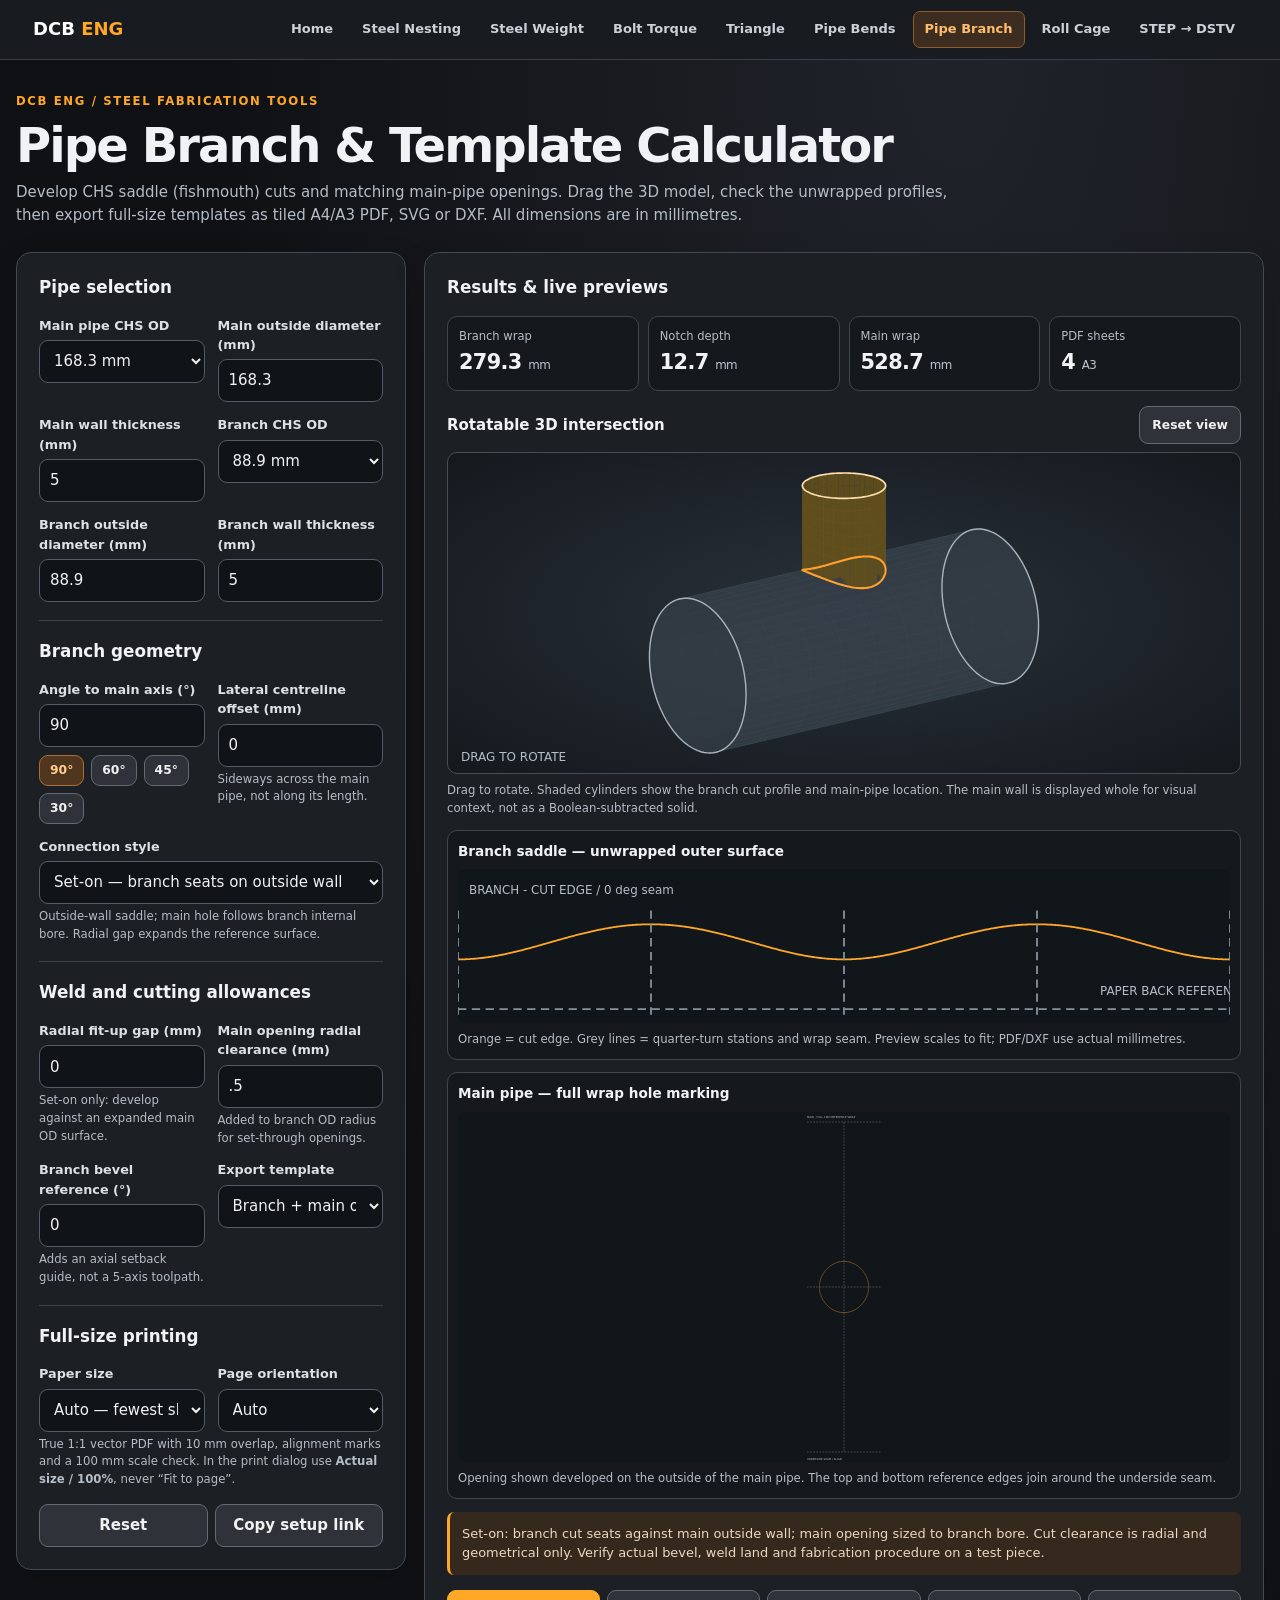
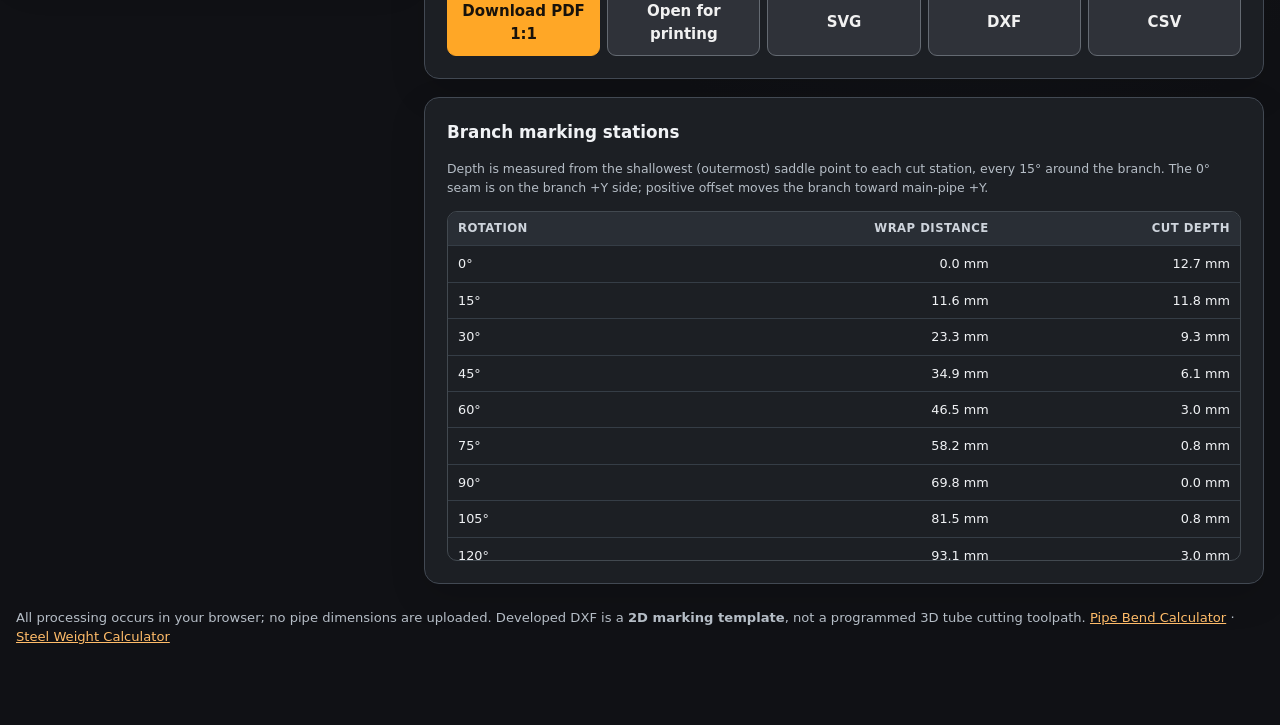
<file: pipe-branch/index.html>
<!doctype html>
<html lang="en-AU">
<head>
<meta charset="utf-8">
<meta name="viewport" content="width=device-width,initial-scale=1">
<meta name="description" content="Calculate CHS pipe fishmouth joints and branch saddle templates. Set-on and set-through, angle and wall thickness, 3D preview and printable A4/A3 wrap templates.">
<title>Pipe Branch &amp; Fishmouth Template Calculator | DCB ENG</title>
<link rel="canonical" href="https://dcb-eng.github.io/pipe-branch/">
<style>
:root{color-scheme:dark;--bg:#101115;--panel:#1c1f24;--raised:#272b31;--line:#424953;--text:#f0f2f5;--muted:#b5bdc6;--orange:#ffa726;--red:#ffc0c0}
*{box-sizing:border-box}body{margin:0;background:radial-gradient(ellipse at 75% 0%,#20232a,var(--bg) 55%);color:var(--text);font:15px/1.52 system-ui,-apple-system,"Segoe UI",Arial,sans-serif;min-height:100vh}a{color:#ffbc69}
.dcb-nav{background:#181b20;border-bottom:1px solid #393e46;font:14px/1.45 system-ui,"Segoe UI",Arial,sans-serif}.dcb-nav__inner{max-width:1250px;margin:auto;padding:11px 18px;display:flex;align-items:center;justify-content:space-between;gap:12px}.dcb-nav__brand{color:#fff!important;text-decoration:none!important;font-size:18px;font-weight:800;white-space:nowrap}.dcb-nav__brand span{color:var(--orange)}.dcb-nav__links{display:flex;flex-wrap:wrap;align-items:center;justify-content:flex-end;gap:5px}.dcb-nav__link{color:#ccd1d8!important;text-decoration:none!important;padding:8px 11px;border:1px solid transparent;border-radius:7px;font-size:13px;font-weight:650;white-space:nowrap}.dcb-nav__link:hover{background:#30343b}.dcb-nav__link[aria-current="page"]{background:#3c2d20;border-color:#8d5d2c;color:#ffbe6e!important}
.wrap{width:min(1260px,calc(100% - 32px));margin:auto;padding:33px 0 65px}.eyebrow{color:var(--orange);font-weight:800;letter-spacing:.14em;font-size:.73rem;text-transform:uppercase}h1{font-size:clamp(1.95rem,4vw,3rem);letter-spacing:-.04em;line-height:1.1;margin:8px 0 10px}.intro{max-width:950px;color:var(--muted);margin:0 0 25px}h2{font-size:1.05rem;margin:0 0 15px}.layout{display:grid;grid-template-columns:minmax(300px,390px) minmax(0,1fr);gap:18px;align-items:start}.stack{display:grid;gap:18px}.panel{background:var(--panel);border:1px solid var(--line);border-radius:15px;padding:22px;min-width:0;box-shadow:0 13px 36px #0002}.fieldgrid{display:grid;grid-template-columns:1fr 1fr;gap:13px}.field{min-width:0}.wide{grid-column:1/-1}label{display:block;font-size:.8rem;color:#dce1e6;font-weight:700;margin-bottom:5px}input,select{min-height:43px;width:100%;background:#101317;color:var(--text);border:1px solid #535c68;border-radius:9px;padding:9px 10px;font:inherit;font-variant-numeric:tabular-nums}input:focus-visible,select:focus-visible,button:focus-visible,a:focus-visible{outline:2px solid var(--orange);outline-offset:2px}button{font:inherit;font-weight:750;background:#2f3239;color:#f1f1f1;border:1px solid #646a72;border-radius:9px;padding:9px 12px;min-height:39px;cursor:pointer}button:hover{filter:brightness(1.12)}button:disabled{opacity:.45;cursor:not-allowed}.primary{background:var(--orange);color:#18120b;border-color:var(--orange)}.muted{color:var(--muted);font-size:.78rem}.hint{margin:4px 0 0;font-size:.73rem;color:var(--muted)}.divider{border:0;border-top:1px solid #3e444d;margin:18px 0}.angles,.actions,.tabs{display:flex;gap:7px;flex-wrap:wrap}.angles{margin-top:8px}.angles button{padding:5px 10px;min-height:30px;font-size:.77rem}.angles button.active{color:#ffce8c;border-color:#a87035;background:#51361f}.actions{margin-top:15px}.actions button{flex:1;min-width:95px}.stats{display:grid;grid-template-columns:repeat(4,minmax(0,1fr));gap:9px;margin-bottom:15px}.stat{background:#15191e;border:1px solid #3d464f;border-radius:10px;padding:11px}.stat span{display:block;font-size:.72rem;color:var(--muted)}.stat strong{display:block;font-size:1.3rem;letter-spacing:-.03em;margin-top:2px;overflow-wrap:anywhere;font-variant-numeric:tabular-nums}.stat strong small{font-size:.57em;color:#bec4ce;font-weight:500}.notice{padding:12px;background:#35291d;border-left:3px solid var(--orange);border-radius:7px;color:#ead8c3;font-size:.81rem;margin-top:13px}.error{background:#45252a;color:#ffdddd;border:1px solid #9b555b;border-radius:9px;padding:12px;font-weight:700;margin-bottom:15px}.preview{background:radial-gradient(ellipse at center,#29313a,#15191e);border:1px solid #474e58;border-radius:10px;overflow:hidden}.preview canvas{display:block;width:100%;height:320px;touch-action:none;cursor:grab}.preview canvas:active{cursor:grabbing}.viewtop{display:flex;justify-content:space-between;align-items:center;gap:10px;margin-bottom:8px}.viewtop button{min-height:31px;font-size:.77rem}.diagram{width:100%;height:auto;display:block;max-height:350px;background:#11161b;border-radius:8px}.drawingcard{border:1px solid #3e464e;border-radius:10px;padding:10px;background:#15191e;margin-top:12px}.drawingcard h3{font-size:.85rem;margin:0 0 8px}.caption{color:var(--muted);font-size:.73rem;margin:8px 0 0}.tablewrap{overflow-x:auto;border:1px solid #424950;border-radius:10px;max-height:350px;overflow-y:auto}table{border-collapse:collapse;width:100%;font-variant-numeric:tabular-nums}th,td{text-align:right;padding:8px 10px;border-bottom:1px solid #353d46;font-size:.8rem;white-space:nowrap}th{position:sticky;top:0;background:#292e35;color:#ced4dc;font-size:.73rem;text-transform:uppercase;letter-spacing:.04em}th:first-child,td:first-child{text-align:left}tr:last-child td{border:0}.footer{margin-top:24px;color:var(--muted);font-size:.82rem}.footer a{color:#ffbc69}[hidden]{display:none!important}
@media(max-width:1020px){.layout{grid-template-columns:1fr}.stats{grid-template-columns:repeat(2,minmax(0,1fr))}}@media(max-width:680px){.dcb-nav__inner{flex-direction:column;align-items:flex-start}.dcb-nav__links{justify-content:flex-start}.dcb-nav__link{font-size:12px;padding:6px 8px}.wrap{width:calc(100% - 22px);padding-top:25px}.panel{padding:16px}.fieldgrid{gap:11px}.preview canvas{height:265px}.stat strong{font-size:1.13rem}}
</style>

<meta property="og:site_name" content="DCB ENG">
<meta property="og:type" content="website">
<meta property="og:url" content="https://dcb-eng.github.io/pipe-branch/">
<meta property="og:image" content="https://dcb-eng.github.io/dcb_eng_chrome_logo.png">
<meta name="twitter:card" content="summary">
<script type="application/ld+json">
{
  "@context": "https://schema.org",
  "@type": "WebApplication",
  "name": "Pipe Branch & Fishmouth Template Calculator",
  "url": "https://dcb-eng.github.io/pipe-branch/",
  "description": "Calculate CHS pipe fishmouth joints and branch saddle templates. Set-on and set-through, angle and wall thickness, 3D preview and printable A4/A3 wrap templates.",
  "applicationCategory": "EngineeringApplication",
  "operatingSystem": "Any modern browser",
  "isAccessibleForFree": true,
  "publisher": {
    "@type": "Organization",
    "name": "DCB ENG",
    "url": "https://dcb-eng.github.io/"
  }
}
</script>
</head>
<body>
<div class="dcb-nav"><div class="dcb-nav__inner"><a class="dcb-nav__brand" href="/">DCB <span>ENG</span></a><nav class="dcb-nav__links" aria-label="Workshop tools"><a class="dcb-nav__link" href="/">Home</a><a class="dcb-nav__link" href="/steel-nesting/">Steel Nesting</a><a class="dcb-nav__link" href="/steel-weight/">Steel Weight</a><a class="dcb-nav__link" href="/bolt-torque/">Bolt Torque</a><a class="dcb-nav__link" href="/triangle-calculator/">Triangle</a><a class="dcb-nav__link" href="/pipe-bend/">Pipe Bends</a><a class="dcb-nav__link" aria-current="page" href="/pipe-branch/">Pipe Branch</a><a class="dcb-nav__link" href="https://dcb-eng.github.io/roll-cage/">Roll Cage</a><a class="dcb-nav__link" href="/step-dstv-converter/">STEP → DSTV</a></nav></div></div>
<main class="wrap">
<div class="eyebrow">DCB ENG / Steel fabrication tools</div>
<h1>Pipe Branch &amp; Template Calculator</h1>
<p class="intro">Develop CHS saddle (fishmouth) cuts and matching main-pipe openings. Drag the 3D model, check the unwrapped profiles, then export full-size templates as tiled A4/A3 PDF, SVG or DXF. All dimensions are in millimetres.</p>
<div class="layout">
<section class="panel" aria-label="Pipe branch parameters">
<h2>Pipe selection</h2>
<div class="fieldgrid">
<div class="field"><label for="mainPreset">Main pipe CHS OD</label><select id="mainPreset"></select></div>
<div class="field"><label for="mainOd">Main outside diameter (mm)</label><input type="number" min="1" max="1000" step=".1" id="mainOd" value="168.3"></div>
<div class="field"><label for="mainWall">Main wall thickness (mm)</label><input type="number" min=".1" step=".1" id="mainWall" value="5"></div>
<div class="field"><label for="branchPreset">Branch CHS OD</label><select id="branchPreset"></select></div>
<div class="field"><label for="branchOd">Branch outside diameter (mm)</label><input type="number" min="1" max="1000" step=".1" id="branchOd" value="88.9"></div>
<div class="field"><label for="branchWall">Branch wall thickness (mm)</label><input type="number" min=".1" step=".1" id="branchWall" value="5"></div>
</div>
<hr class="divider">
<h2>Branch geometry</h2>
<div class="fieldgrid">
<div class="field"><label for="angle">Angle to main axis (°)</label><input type="number" id="angle" min="10" max="90" step="1" value="90"><div class="angles" id="angles"><button type="button" data-angle="90">90°</button><button type="button" data-angle="60">60°</button><button type="button" data-angle="45">45°</button><button type="button" data-angle="30">30°</button></div></div>
<div class="field"><label for="offset">Lateral centreline offset (mm)</label><input type="number" id="offset" step=".1" value="0"><p class="hint">Sideways across the main pipe, not along its length.</p></div>
<div class="field wide"><label for="mode">Connection style</label><select id="mode"><option value="on">Set-on — branch seats on outside wall</option><option value="through">Set-through — branch trimmed at inside wall</option></select><p class="hint" id="modeHelp">The branch saddle follows the main pipe outside surface.</p></div>
</div>
<hr class="divider">
<h2>Weld and cutting allowances</h2>
<div class="fieldgrid">
<div class="field"><label for="gap">Radial fit-up gap (mm)</label><input type="number" min="0" max="10" step=".1" id="gap" value="0"><p class="hint">Set-on only: develop against an expanded main OD surface.</p></div>
<div class="field"><label for="holeGap">Main opening radial clearance (mm)</label><input type="number" min="0" max="10" step=".1" id="holeGap" value=".5"><p class="hint">Added to branch OD radius for set-through openings.</p></div>
<div class="field"><label for="bevel">Branch bevel reference (°)</label><input type="number" min="0" max="45" step="1" id="bevel" value="0"><p class="hint">Adds an axial setback guide, not a 5-axis toolpath.</p></div>
<div class="field"><label for="selectShape">Export template</label><select id="selectShape"><option value="both">Branch + main opening</option><option value="branch">Branch saddle only</option><option value="main">Main-pipe opening only</option></select></div>
</div>
<hr class="divider">
<h2>Full-size printing</h2>
<div class="fieldgrid">
<div class="field"><label for="paper">Paper size</label><select id="paper"><option value="auto">Auto — fewest sheets</option><option value="a4">A4 (210 × 297 mm)</option><option value="a3">A3 (297 × 420 mm)</option></select></div>
<div class="field"><label for="orient">Page orientation</label><select id="orient"><option value="auto">Auto</option><option value="portrait">Portrait</option><option value="landscape">Landscape</option></select></div>
</div>
<p class="hint">True 1:1 vector PDF with 10 mm overlap, alignment marks and a 100 mm scale check. In the print dialog use <strong>Actual size / 100%</strong>, never “Fit to page”.</p>
<div class="actions"><button id="reset" type="button">Reset</button><button id="link" type="button">Copy setup link</button></div>
</section>
<div class="stack">
<section class="panel">
<h2>Results &amp; live previews</h2>
<div id="error" role="alert" class="error" hidden></div>
<div id="output">
<div class="stats">
<div class="stat"><span>Branch wrap</span><strong id="wrap">—</strong></div>
<div class="stat"><span>Notch depth</span><strong id="depth">—</strong></div>
<div class="stat"><span>Main wrap</span><strong id="mainWrap">—</strong></div>
<div class="stat"><span>PDF sheets</span><strong id="sheets">—</strong></div>
</div>
<div class="viewtop"><strong>Rotatable 3D intersection</strong><button type="button" id="resetView">Reset view</button></div>
<div class="preview"><canvas id="model" aria-label="3D pipe intersection; drag to rotate"></canvas></div>
<p class="caption">Drag to rotate. Shaded cylinders show the branch cut profile and main-pipe location. The main wall is displayed whole for visual context, not as a Boolean-subtracted solid.</p>
<div class="drawingcard"><h3>Branch saddle — unwrapped outer surface</h3><svg id="branchSvg" class="diagram" viewBox="0 0 600 140" role="img" aria-label="Developed branch fishmouth cut"></svg><p class="caption">Orange = cut edge. Grey lines = quarter-turn stations and wrap seam. Preview scales to fit; PDF/DXF use actual millimetres.</p></div>
<div class="drawingcard"><h3>Main pipe — full wrap hole marking</h3><svg id="mainSvg" class="diagram" viewBox="0 0 600 140" role="img" aria-label="Developed main pipe opening"></svg><p class="caption">Opening shown developed on the outside of the main pipe. The top and bottom reference edges join around the underside seam.</p></div>
<div class="notice" id="note">Fit and cut information is theoretical. Verify on a short test piece and check the weld procedure before production.</div>
<div class="actions"><button id="pdf" class="primary" type="button">Download PDF 1:1</button><button id="print" type="button">Open for printing</button><button id="svg" type="button">SVG</button><button id="dxf" type="button">DXF</button><button id="csv" type="button">CSV</button></div>
</div>
</section>
<section class="panel">
<h2>Branch marking stations</h2>
<p class="muted">Depth is measured from the shallowest (outermost) saddle point to each cut station, every 15° around the branch. The 0° seam is on the branch +Y side; positive offset moves the branch toward main-pipe +Y.</p>
<div class="tablewrap"><table><thead><tr><th>Rotation</th><th>Wrap distance</th><th>Cut depth</th></tr></thead><tbody id="stations"></tbody></table></div>
</section>
</div>
</div>
<p class="footer">All processing occurs in your browser; no pipe dimensions are uploaded. Developed DXF is a <strong>2D marking template</strong>, not a programmed 3D tube cutting toolpath. <a href="/pipe-bend/">Pipe Bend Calculator</a> · <a href="/steel-weight/">Steel Weight Calculator</a></p>
</main>
<script>
(function(){
"use strict";
const $=id=>document.getElementById(id);
const ids=["mainOd","branchOd","mainWall","branchWall","angle","offset","mode","gap","holeGap","bevel","selectShape","paper","orient"];
const odList=[21.3,26.9,33.7,42.4,48.3,60.3,76.1,88.9,101.6,114.3,127,139.7,141.3,165.1,168.3,193.7,219.1,273,323.9,355.6,406.4];
const TAU=2*Math.PI, DEG=Math.PI/180, mmToPt=72/25.4;
let current=null,yaw=-.66,pitch=.31,dragging=false,lastX=0,lastY=0;
const fmt=n=>Number.isFinite(n)?n.toFixed(1):"—";
const escapeText=s=>String(s).replace(/&/g,"&amp;").replace(/</g,"&lt;").replace(/>/g,"&gt;");
function addPreset(selectId,inputId,initial){
 const el=$(selectId);el.innerHTML=odList.map(d=>'<option value="'+d+'">'+d.toFixed(1)+' mm</option>').join("")+'<option value="custom">Custom OD</option>';
 el.value=String(initial);el.addEventListener("change",()=>{if(el.value!=="custom")$(inputId).value=el.value;update();});
 $(inputId).addEventListener("input",()=>{el.value=odList.some(d=>Math.abs(d-Number($(inputId).value))<.0001)?String(Number($(inputId).value)):"custom";update();});
}
addPreset("mainPreset","mainOd",168.3);
addPreset("branchPreset","branchOd",88.9);
ids.filter(k=>k!=="mainOd"&&k!=="branchOd").forEach(id=>$(id).addEventListener("input",update));
$("angles").addEventListener("click",ev=>{if(ev.target.dataset.angle){$("angle").value=ev.target.dataset.angle;update();}});
function inputs(){
 const n=id=>Number($(id).value);
 return {D:n("mainOd"),d:n("branchOd"),T:n("mainWall"),t:n("branchWall"),a:n("angle"),e:n("offset"),gap:n("gap"),holeGap:n("holeGap"),bevel:n("bevel"),mode:$("mode").value,select:$("selectShape").value,paper:$("paper").value,orient:$("orient").value};
}
function calculate(q){
 if([q.D,q.d,q.T,q.t,q.a,q.e,q.gap,q.holeGap,q.bevel].some(v=>!Number.isFinite(v)))throw Error("Enter valid numbers in every dimension field.");
 if(q.D<=0||q.d<=0||q.D>1000||q.d>1000)throw Error("Outside diameters must be between 0 and 1000 mm.");
 if(q.T<=0||q.t<=0||2*q.T>=q.D||2*q.t>=q.d)throw Error("Wall thickness must be positive and less than half the pipe OD.");
 if(q.a<10||q.a>90)throw Error("The angle must be between 10° and 90° to the main pipe axis.");
 if(q.gap<0||q.gap>10||q.holeGap<0||q.holeGap>10||q.bevel<0||q.bevel>45)throw Error("Check fit-up gap, opening clearance and bevel ranges.");
 const R=q.D/2,r=q.d/2,rad=q.a*DEG,sa=Math.sin(rad),ca=Math.cos(rad);
 const targetR=q.mode==="through"?R-q.T:R+q.gap;
 if(Math.abs(q.e)+r>targetR+1e-8)throw Error("The branch falls outside the supported main-pipe surface for this joint. Reduce the offset or branch diameter (set-through also needs main ID clearance).");
 const tAt=theta=>{
  const yy=q.e+r*Math.cos(theta);
  return (Math.sqrt(Math.max(0,targetR*targetR-yy*yy))-r*Math.sin(theta)*ca)/sa;
 };
 const branchRaw=Array.from({length:721},(_,i)=>({theta:i*TAU/720,x:i*TAU*r/720,s:tAt(i*TAU/720)}));
 const top=Math.max(...branchRaw.map(p=>p.s)),bottom=Math.min(...branchRaw.map(p=>p.s)),depth=top-bottom;
 const bevelAxial=q.t*Math.tan(q.bevel*DEG);
 const branchPoints=branchRaw.map(p=>[p.x,20+top-p.s]);
 const bevelPoints=q.bevel?branchRaw.map(p=>[p.x,20+top-p.s+bevelAxial]):[];
 const branchH=20+depth+bevelAxial+23,branchW=TAU*r;
 const branchShape={
  name:"BRANCH",width:branchW,height:branchH,
  paths:[
    {pts:branchPoints,layer:"BRANCH_CUT",color:[1,.52,.07],closed:false},
    ...(q.bevel?[{pts:bevelPoints,layer:"BEVEL_GUIDE",color:[.1,.6,.8],closed:false,dash:true}]:[]),
    {pts:[[0,branchH-5],[branchW,branchH-5]],layer:"BACK_REFERENCE",color:[.6,.63,.67],dash:true},
    ...[0,.25,.5,.75,1].map(k=>({pts:[[k*branchW,15],[k*branchW,branchH-3]],layer:"WRAP_STATIONS",color:[.6,.63,.67],dash:true}))
  ],
  labels:[{x:4,y:9,text:"BRANCH - CUT EDGE / 0 deg seam"},{x:Math.max(5,branchW-47),y:branchH-10,text:"PAPER BACK REFERENCE"}]
 };
 // Main hole: intersection of the main OD cylinder with a branch-bore
 // cylinder for set-on joints, or branch OD plus radial clearance for set-through.
 const holeR=q.mode==="through"?r+q.holeGap:r-q.t;
 if(holeR<=0)throw Error("Branch internal radius must be positive.");
 if(Math.abs(q.e)+holeR>=R-1e-7)throw Error("Main opening touches or wraps beyond the upper main-pipe hemisphere. Reduce branch OD, offset or opening clearance.");
 const phiMin=Math.asin((q.e-holeR)/R),phiMax=Math.asin((q.e+holeR)/R);
 const side=(phi,sign)=>{
  const y=R*Math.sin(phi),z=R*Math.cos(phi);
  return (z*ca+sign*Math.sqrt(Math.max(0,holeR*holeR-(y-q.e)*(y-q.e))))/sa;
 };
 const plus=[],minus=[];
 for(let i=0;i<=360;i++){const phi=phiMin+(phiMax-phiMin)*i/360;plus.push({phi,x:side(phi,1)});minus.push({phi,x:side(phi,-1)});}
 const xMin=Math.min(...minus.map(p=>p.x)),xMax=Math.max(...plus.map(p=>p.x));
 const centerShift=25-xMin;
 const mainPoints=plus.map(p=>[p.x+centerShift,16+R*(p.phi+Math.PI)]).concat(minus.slice().reverse().map(p=>[p.x+centerShift,16+R*(p.phi+Math.PI)]));
 const mainW=xMax-xMin+50,mainH=TAU*R+32;
 const mainShape={name:"MAIN_HOLE",width:mainW,height:mainH,
  paths:[
   {pts:mainPoints,layer:"MAIN_HOLE",color:[1,.52,.07],closed:true},
   {pts:[[5,16],[mainW-5,16]],layer:"SEAM",color:[.6,.63,.67],dash:true},
   {pts:[[5,mainH-16],[mainW-5,mainH-16]],layer:"SEAM",color:[.6,.63,.67],dash:true},
   {pts:[[5,16+TAU*R/2],[mainW-5,16+TAU*R/2]],layer:"CROWN",color:[.3,.7,.85],dash:true},
   {pts:[[25-xMin,16],[25-xMin,mainH-16]],layer:"AXIAL_DATUM",color:[.55,.55,.62],dash:true}
  ],
  labels:[{x:5,y:10,text:"MAIN - FULL CIRCUMFERENCE WRAP"},{x:5,y:mainH-4,text:"UNDERSIDE SEAM / ALIGN"}]
 };
 const states=Array.from({length:25},(_,i)=>{let theta=i*15*DEG;return {angle:i*15,wrap:r*theta,depth:top-tAt(theta),axial:tAt(theta)};});
 return {q,R,r,rad,sa,ca,targetR,holeR,tAt,top,bottom,depth,branchRaw,branchShape,mainShape,states,bevelAxial};
}
function selectedShapes(c){return c.q.select==="branch"?[c.branchShape]:c.q.select==="main"?[c.mainShape]:[c.branchShape,c.mainShape];}
function tileOffsets(full,view,overlap=10){
 if(full<=view)return [0];
 const n=Math.ceil((full-view)/(view-overlap))+1;
 return Array.from({length:n},(_,i)=>i*(full-view)/(n-1));
}
function layoutFor(c){
 const shapes=selectedShapes(c),paperChoices=c.q.paper==="auto"?["a4","a3"]:[c.q.paper],orientationChoices=c.q.orient==="auto"?["portrait","landscape"]:[c.q.orient];
 const all=[];
 for(const paper of paperChoices)for(const orientation of orientationChoices){
  const dims=paper==="a3"?[297,420]:[210,297],W=orientation==="portrait"?dims[0]:dims[1],H=orientation==="portrait"?dims[1]:dims[0],viewW=W-20,viewH=H-57;
  const sheets=shapes.flatMap(shape=>{let ox=tileOffsets(shape.width,viewW),oy=tileOffsets(shape.height,viewH);return oy.flatMap((y,yi)=>ox.map((x,xi)=>({shape,x,y,xi,yi,nx:ox.length,ny:oy.length})));});
  all.push({paper,orientation,W,H,viewW,viewH,sheets});
 }
 all.sort((a,b)=>a.sheets.length-b.sheets.length||(a.paper==="a4"?-1:1)-(b.paper==="a4"?-1:1)||(a.orientation==="portrait"?-1:1)-(b.orientation==="portrait"?-1:1));
 return all[0];
}
function svgFor(shape){
 const paths=shape.paths.map(p=>'<polyline fill="none" stroke="'+(p.layer==="BRANCH_CUT"||p.layer==="MAIN_HOLE"?"#ffa726":p.layer==="BEVEL_GUIDE"?"#6acdf2":"#87929d")+'" stroke-width=".65" '+(p.dash?'stroke-dasharray="3 2" ':'')+'points="'+p.pts.map(v=>v.map(x=>x.toFixed(3)).join(",")).join(" ") + (p.closed?" "+p.pts[0].map(x=>x.toFixed(3)).join(","):"")+'"/>').join("");
 const texts=shape.labels.map(t=>'<text x="'+t.x+'" y="'+t.y+'" font-size="4.3" fill="#b5bdc6">'+escapeText(t.text)+'</text>').join("");
 return '<svg xmlns="http://www.w3.org/2000/svg" width="'+shape.width.toFixed(3)+'mm" height="'+shape.height.toFixed(3)+'mm" viewBox="0 0 '+shape.width.toFixed(3)+' '+shape.height.toFixed(3)+'">'+paths+texts+'</svg>';
}
function setPreview(id,shape){
 const el=$(id);el.setAttribute("viewBox","0 0 "+shape.width.toFixed(3)+" "+shape.height.toFixed(3));
 el.innerHTML=svgFor(shape).replace(/^<svg[^>]*>/,"").replace(/<\/svg>$/,"");
}
function renderTable(c){
 $("stations").innerHTML=c.states.map(p=>'<tr><td>'+p.angle+'°</td><td>'+fmt(p.wrap)+' mm</td><td>'+fmt(p.depth)+' mm</td></tr>').join("");
}
function update(){
 const q=inputs();
 document.querySelectorAll("#angles button").forEach(b=>b.classList.toggle("active",Number(b.dataset.angle)===q.a));
 $("modeHelp").textContent=q.mode==="on"?"Outside-wall saddle; main hole follows branch internal bore. Radial gap expands the reference surface.":"Branch end follows the main pipe inside wall; main hole follows branch OD plus opening clearance.";
 try{
  current=calculate(q);
  const p=layoutFor(current);
  $("wrap").innerHTML=fmt(TAU*current.r)+" <small>mm</small>";
  $("depth").innerHTML=fmt(current.depth)+" <small>mm</small>";
  $("mainWrap").innerHTML=fmt(TAU*current.R)+" <small>mm</small>";
  $("sheets").innerHTML=String(p.sheets.length)+" <small>"+p.paper.toUpperCase()+"</small>";
  $("note").textContent=(q.mode==="on"?"Set-on: branch cut seats against main outside wall; main opening sized to branch bore.":"Set-through: branch cut follows the inside main wall; opening sized to branch OD + clearance.")+" "+(q.bevel>0?"Blue bevel guide = "+fmt(current.bevelAxial)+" mm axial setback; not a CNC bevel path. ":"")+"Cut clearance is radial and geometrical only. Verify actual bevel, weld land and fabrication procedure on a test piece.";
  $("error").hidden=true;$("output").hidden=false;
  setPreview("branchSvg",current.branchShape);setPreview("mainSvg",current.mainShape);renderTable(current);render3D();
 }catch(ex){current=null;$("output").hidden=true;$("error").textContent=ex.message;$("error").hidden=false;}
}
function saveBlob(data,type,name){
 const url=URL.createObjectURL(new Blob([data],{type}));
 const a=document.createElement("a");a.href=url;a.download=name;document.body.appendChild(a);a.click();a.remove();setTimeout(()=>URL.revokeObjectURL(url),60000);
}
function downloadSvg(){
 const shapes=selectedShapes(current);
 if(shapes.length===1){saveBlob(svgFor(shapes[0]),"image/svg+xml","DCB-pipe-"+shapes[0].name.toLowerCase()+".svg");return;}
 const w=shapes.reduce((sum,s)=>sum+s.width,25),h=Math.max(...shapes.map(s=>s.height)),content=shapes.map((s,i)=>'<g transform="translate('+(i?shapes[0].width+25:0)+',0)">'+svgFor(s).replace(/^<svg[^>]*>/,"").replace(/<\/svg>$/,"")+'</g>').join("");
 saveBlob('<svg xmlns="http://www.w3.org/2000/svg" width="'+w+'mm" height="'+h+'mm" viewBox="0 0 '+w+' '+h+'">'+content+'</svg>',"image/svg+xml","DCB-pipe-branch-templates.svg");
}
function dxfPolyline(p,xOffset){
 const pts=p.pts,parts=["0","LWPOLYLINE","100","AcDbEntity","8",p.layer,"100","AcDbPolyline","90",String(pts.length),"70",p.closed?"1":"0"];
 for(const [x,y] of pts)parts.push("10",(x+xOffset).toFixed(4),"20",(-y).toFixed(4));
 return parts.join("\n")+"\n";
}
function downloadDxf(){
 let x=0,entities="",shapes=selectedShapes(current);
 for(const shape of shapes){for(const p of shape.paths)if(!["WRAP_STATIONS","BACK_REFERENCE","SEAM","CROWN","AXIAL_DATUM"].includes(p.layer))entities+=dxfPolyline(p,x);x+=shape.width+30;}
 const dxf="0\nSECTION\n2\nHEADER\n9\n$ACADVER\n1\nAC1015\n9\n$INSUNITS\n70\n4\n0\nENDSEC\n0\nSECTION\n2\nENTITIES\n"+entities+"0\nENDSEC\n0\nEOF\n";
 saveBlob(dxf,"application/dxf","DCB-pipe-branch-developed-mm.dxf");
}
function downloadCsv(){
 const c=current,rows=["Template,Angle_deg,Wrap_mm,Cut_depth_mm,Axial_position_mm,Hole_left_mm,Hole_right_mm"];
 if(c.q.select!=="main")for(const row of c.states)rows.push(["BRANCH",row.angle.toFixed(0),row.wrap.toFixed(3),row.depth.toFixed(3),row.axial.toFixed(3),"",""].join(","));
 if(c.q.select!=="branch"){
  const min=Math.asin((c.q.e-c.holeR)/c.R),max=Math.asin((c.q.e+c.holeR)/c.R);
  for(let i=0;i<=24;i++){
   const phi=min+(max-min)*i/24,y=c.R*Math.sin(phi),z=c.R*Math.cos(phi),root=Math.sqrt(Math.max(0,c.holeR*c.holeR-(y-c.q.e)*(y-c.q.e)));
   rows.push(["MAIN_HOLE",(phi/DEG).toFixed(3),(c.R*(phi+Math.PI)).toFixed(3),"","",((z*c.ca-root)/c.sa).toFixed(3),((z*c.ca+root)/c.sa).toFixed(3)].join(","));
  }
 }
 saveBlob(rows.join("\r\n")+"\r\n","text/csv","DCB-pipe-branch-stations.csv");
}
function pdfSafe(s){return String(s).replace(/[^\x20-\x7e]/g," ").replace(/\\/g,"\\\\").replace(/\(/g,"\\(").replace(/\)/g,"\\)");}
function pdfText(x,y,size,s){return "BT /F1 "+size.toFixed(2)+" Tf "+(x*mmToPt).toFixed(3)+" "+(y*mmToPt).toFixed(3)+" Td ("+pdfSafe(s)+") Tj ET\n";}
function pdfDoc(c){
 const plan=layoutFor(c),W=plan.W,H=plan.H,viewW=plan.viewW,viewH=plan.viewH;
 const objects=[null];const add=s=>(objects.push(s),objects.length-1);
 const font=add("<< /Type /Font /Subtype /Type1 /BaseFont /Helvetica >>");
 const pageIds=[],contentStreams=[];
 for(let pageIndex=0;pageIndex<plan.sheets.length;pageIndex++){
  const tile=plan.sheets[pageIndex],shape=tile.shape,tx=10-tile.x,ty=33-tile.y;
  let out="0.98 0.98 0.98 rg 0 0 "+(W*mmToPt).toFixed(3)+" "+(H*mmToPt).toFixed(3)+" re f\n0 0 0 RG 0 0 0 rg\n";
  // PDF native coordinates start at bottom left; labels use millimetres from the top.
  out+=pdfText(10,H-13,12,"DCB ENG  /  STEEL PIPE BRANCH TEMPLATE");
  out+=pdfText(10,H-21,8,shape.name+"  |  "+fmt(c.q.D)+" x "+fmt(c.q.T)+" main  |  "+fmt(c.q.d)+" x "+fmt(c.q.t)+" branch  |  "+fmt(c.q.a)+" deg");
  out+=pdfText(10,H-27,7,"1:1   "+plan.paper.toUpperCase()+" "+plan.orientation+"  |  "+(tile.xi+1)+"/"+tile.nx+" across; "+(tile.yi+1)+"/"+tile.ny+" down  |  Page "+(pageIndex+1)+"/"+plan.sheets.length);
  const boxY=H-33-viewH;
  out+="0.76 0.78 0.82 RG 0.35 w "+(10*mmToPt).toFixed(3)+" "+(boxY*mmToPt).toFixed(3)+" "+(viewW*mmToPt).toFixed(3)+" "+(viewH*mmToPt).toFixed(3)+" re S\n";
  out+="q "+(10*mmToPt).toFixed(3)+" "+(boxY*mmToPt).toFixed(3)+" "+(viewW*mmToPt).toFixed(3)+" "+(viewH*mmToPt).toFixed(3)+" re W n\n";
  for(const p of shape.paths){
   if(!p.pts.length)continue;
   const col=p.layer==="BRANCH_CUT"||p.layer==="MAIN_HOLE"?[0,0,0]:p.layer==="BEVEL_GUIDE"?[0,.33,.58]:[.55,.55,.55];
   out+=col.map(v=>v.toFixed(2)).join(" ")+" RG "+(p.dash?"[5 5] 0 d":"[] 0 d")+" "+(p.layer==="BRANCH_CUT"||p.layer==="MAIN_HOLE"?"0.95":"0.45")+" w\n";
   p.pts.forEach((pt,i)=>{const x=(pt[0]+tx)*mmToPt,y=(H-(pt[1]+ty))*mmToPt;out+=x.toFixed(3)+" "+y.toFixed(3)+(i?" l\n":" m\n");});
   if(p.closed)out+="h\n";out+="S\n";
  }
  for(const t of shape.labels){const px=t.x+tx,py=t.y+ty;if(px>=10&&px<=10+viewW-15&&py>=33&&py<=33+viewH)out+="0.15 0.15 0.15 rg\n"+pdfText(px,H-py,7,t.text);}
  out+="Q\n0 0 0 RG 0 0 0 rg [] 0 d\n";
  // 10 mm corner registrations help align the 10 mm overlap.
  for(const cx of [10,10+viewW])for(const cy of [33,H-24]){
    const x=cx*mmToPt,y=(H-cy)*mmToPt;out+="0.45 w "+(x-8).toFixed(2)+" "+y.toFixed(2)+" m "+(x+8).toFixed(2)+" "+y.toFixed(2)+" l S "+x.toFixed(2)+" "+(y-8).toFixed(2)+" m "+x.toFixed(2)+" "+(y+8).toFixed(2)+" l S\n";
  }
  // Physical 100 mm calibration line in reserved footer.
  const fy=H-13;
  out+="0 0 0 RG 1.1 w "+(10*mmToPt).toFixed(3)+" "+(fy*mmToPt).toFixed(3)+" m "+(110*mmToPt).toFixed(3)+" "+(fy*mmToPt).toFixed(3)+" l S\n";
  for(let j=0;j<=10;j++){let x=(10+j*10)*mmToPt;out+="0.7 w "+x.toFixed(3)+" "+((fy-1.8)*mmToPt).toFixed(3)+" m "+x.toFixed(3)+" "+((fy+1.8)*mmToPt).toFixed(3)+" l S\n";}
  out+=pdfText(10,6,7,"100 mm CALIBRATION — Measure this before cutting. Print at ACTUAL SIZE / 100%.");
  contentStreams.push(out);
 }
 const pagesId=add("");let i=0;
 for(const stream of contentStreams){
  const streamId=add("<< /Length "+stream.length+" >>\nstream\n"+stream+"endstream");
  pageIds.push(add("<< /Type /Page /Parent "+pagesId+" 0 R /MediaBox [0 0 "+(W*mmToPt).toFixed(3)+" "+(H*mmToPt).toFixed(3)+"] /Resources << /Font << /F1 "+font+" 0 R >> >> /Contents "+streamId+" 0 R >>"));
  i++;
 }
 objects[pagesId]="<< /Type /Pages /Count "+pageIds.length+" /Kids ["+pageIds.map(x=>x+" 0 R").join(" ")+"] >>";
 const catalogId=add("<< /Type /Catalog /Pages "+pagesId+" 0 R >>");
 let pdf="%PDF-1.4\n",offsets=[0];
 for(let j=1;j<objects.length;j++){offsets[j]=pdf.length;pdf+=j+" 0 obj\n"+objects[j]+"\nendobj\n";}
 const xref=pdf.length;pdf+="xref\n0 "+objects.length+"\n0000000000 65535 f \n";
 for(let j=1;j<objects.length;j++)pdf+=String(offsets[j]).padStart(10,"0")+" 00000 n \n";
 pdf+="trailer\n<< /Size "+objects.length+" /Root "+catalogId+" 0 R >>\nstartxref\n"+xref+"\n%%EOF\n";
 return pdf;
}
function makePdf(open){
 const blob=new Blob([pdfDoc(current)],{type:"application/pdf"}),url=URL.createObjectURL(blob);
 if(open){const win=window.open(url,"_blank");if(!win){saveBlob(blob,"application/pdf","DCB-pipe-branch-print.pdf");alert("Pop-up blocked. PDF downloaded instead — open it and print at Actual size / 100%.");}}
 else{const a=document.createElement("a");a.href=url;a.download="DCB-pipe-branch-"+current.q.paper+"-1to1.pdf";document.body.appendChild(a);a.click();a.remove();}
 setTimeout(()=>URL.revokeObjectURL(url),180000);
}
function render3D(){
 if(!current)return;const c=current,canvas=$("model"),rect=canvas.getBoundingClientRect(),ratio=Math.min(window.devicePixelRatio||1,2),width=Math.max(300,rect.width),height=Math.max(220,rect.height);
 canvas.width=Math.round(width*ratio);canvas.height=Math.round(height*ratio);
 const ctx=canvas.getContext("2d");ctx.scale(ratio,ratio);ctx.clearRect(0,0,width,height);
 const L=Math.max(c.R*2.35,140),branchEnd=c.top+Math.max(c.r*2,90),points=[];
 const b=[c.ca,0,c.sa],r=c.r,e=c.q.e,R=c.R;
 const along=(t,th)=>[t*b[0]-r*Math.sin(th)*c.sa,e+r*Math.cos(th),t*b[2]+r*Math.sin(th)*c.ca];
 const onMain=(x,th)=>[x,R*Math.sin(th),R*Math.cos(th)];
 for(let i=0;i<=48;i++){let th=i*TAU/48;points.push(onMain(-L,th),onMain(L,th),along(c.tAt(th),th),along(branchEnd,th));}
 const proj0=v=>{const xx=v[0]*Math.cos(yaw)-v[1]*Math.sin(yaw),yy=v[0]*Math.sin(yaw)+v[1]*Math.cos(yaw),zz=v[2];return [xx,zz*Math.cos(pitch)-yy*Math.sin(pitch),yy*Math.cos(pitch)+zz*Math.sin(pitch)];};
 let transformed=points.map(proj0),minX=Math.min(...transformed.map(v=>v[0])),maxX=Math.max(...transformed.map(v=>v[0])),minY=Math.min(...transformed.map(v=>v[1])),maxY=Math.max(...transformed.map(v=>v[1]));
 let scale=Math.min((width-40)/Math.max(1,maxX-minX),(height-40)/Math.max(1,maxY-minY));
 let cx=width/2-scale*(minX+maxX)/2,cy=height/2+scale*(minY+maxY)/2;
 const pp=v=>{const p=proj0(v);return [cx+p[0]*scale,cy-p[1]*scale,p[2]];};
 let faces=[];
 for(let i=0;i<48;i++){
  let th0=i*TAU/48,th1=(i+1)*TAU/48;
  for(let j=0;j<9;j++){
   const x0=-L+2*L*j/9,x1=-L+2*L*(j+1)/9;
   faces.push({kind:"main",ps:[onMain(x0,th0),onMain(x1,th0),onMain(x1,th1),onMain(x0,th1)]});
  }
  for(let j=0;j<7;j++){
   const a0=c.tAt(th0),a1=c.tAt(th1);
   faces.push({kind:"branch",ps:[along(a0+(branchEnd-a0)*j/7,th0),along(a0+(branchEnd-a0)*(j+1)/7,th0),along(a1+(branchEnd-a1)*(j+1)/7,th1),along(a1+(branchEnd-a1)*j/7,th1)]});
  }
 }
 faces=faces.map(face=>({...face,projected:face.ps.map(pp)}));
 faces.sort((a,b)=>a.projected.reduce((s,p)=>s+p[2],0)-b.projected.reduce((s,p)=>s+p[2],0));
 for(const face of faces){
  const ps=face.projected,depth=Math.abs((ps[0][0]-ps[1][0])*(ps[1][1]-ps[2][1])-(ps[0][1]-ps[1][1])*(ps[1][0]-ps[2][0]));
  ctx.beginPath();ctx.moveTo(ps[0][0],ps[0][1]);for(let j=1;j<ps.length;j++)ctx.lineTo(ps[j][0],ps[j][1]);ctx.closePath();
  const brightness=50+Math.min(70,depth/85);
  if(face.kind==="main"){ctx.fillStyle="rgba("+Math.round(brightness)+","+Math.round(brightness+9)+","+Math.round(brightness+18)+",.82)";ctx.strokeStyle="rgba(210,218,229,.06)";}
  else{ctx.fillStyle="rgba("+Math.round(brightness+45)+","+Math.round(brightness*.77+39)+","+Math.round(brightness*.38+10)+",.95)";ctx.strokeStyle="rgba(255,197,119,.08)";}
  ctx.fill();ctx.lineWidth=.4;ctx.stroke();
 }
 function wire(p,col,line=2,closed=false){const ps=p.map(pp);ctx.strokeStyle=col;ctx.lineWidth=line;ctx.beginPath();ps.forEach((v,i)=>{if(i)ctx.lineTo(v[0],v[1]);else ctx.moveTo(v[0],v[1]);});if(closed)ctx.closePath();ctx.stroke();}
 for(const x of [-L,L])wire(Array.from({length:97},(_,i)=>onMain(x,i*TAU/96)),"#aab3bc",1.4);
 wire(Array.from({length:97},(_,i)=>along(branchEnd,i*TAU/96)),"#ffdeab",1.7);
 wire(Array.from({length:145},(_,i)=>along(c.tAt(i*TAU/144),i*TAU/144)),"#ff9f30",2.1);
 ctx.fillStyle="#b4bdc8";ctx.font="12px system-ui";ctx.fillText("DRAG TO ROTATE",13,height-12);
}
const canvas=$("model");
canvas.addEventListener("pointerdown",ev=>{dragging=true;lastX=ev.clientX;lastY=ev.clientY;canvas.setPointerCapture(ev.pointerId);});
canvas.addEventListener("pointermove",ev=>{if(!dragging)return;yaw+=(ev.clientX-lastX)*.012;pitch=Math.max(-1.35,Math.min(1.35,pitch+(ev.clientY-lastY)*.009));lastX=ev.clientX;lastY=ev.clientY;render3D();});
canvas.addEventListener("pointerup",()=>dragging=false);canvas.addEventListener("pointercancel",()=>dragging=false);
$("resetView").addEventListener("click",()=>{yaw=-.66;pitch=.31;render3D();});
const defaults={mainOd:"168.3",branchOd:"88.9",mainWall:"5",branchWall:"5",angle:"90",offset:"0",mode:"on",gap:"0",holeGap:".5",bevel:"0",selectShape:"both",paper:"auto",orient:"auto"};
$("reset").addEventListener("click",()=>{for(const id of ids)$(id).value=defaults[id];$("mainPreset").value="168.3";$("branchPreset").value="88.9";history.replaceState(null,"",location.pathname);update();});
function applyParams(){const u=new URLSearchParams(location.search);for(const id of ids)if(u.has(id))$(id).value=u.get(id);for(const [sel,id] of [["mainPreset","mainOd"],["branchPreset","branchOd"]])$(sel).value=odList.some(v=>v===Number($(id).value))?String(Number($(id).value)):"custom";}
$("link").addEventListener("click",async()=>{const url=new URL(location.href);for(const id of ids)url.searchParams.set(id,$(id).value);try{await navigator.clipboard.writeText(url.toString());$("link").textContent="Copied!";setTimeout(()=>$("link").textContent="Copy setup link",1700);}catch(e){prompt("Copy this setup URL:",url.toString());}});
for(const [id,fn] of [["pdf",()=>makePdf(false)],["print",()=>makePdf(true)],["svg",downloadSvg],["dxf",downloadDxf],["csv",downloadCsv]])$(id).addEventListener("click",()=>{if(current)try{fn();}catch(e){alert("Export failed: "+e.message);}});
window.addEventListener("resize",render3D);
applyParams();update();
})();
</script>
</body>
</html>
</file>
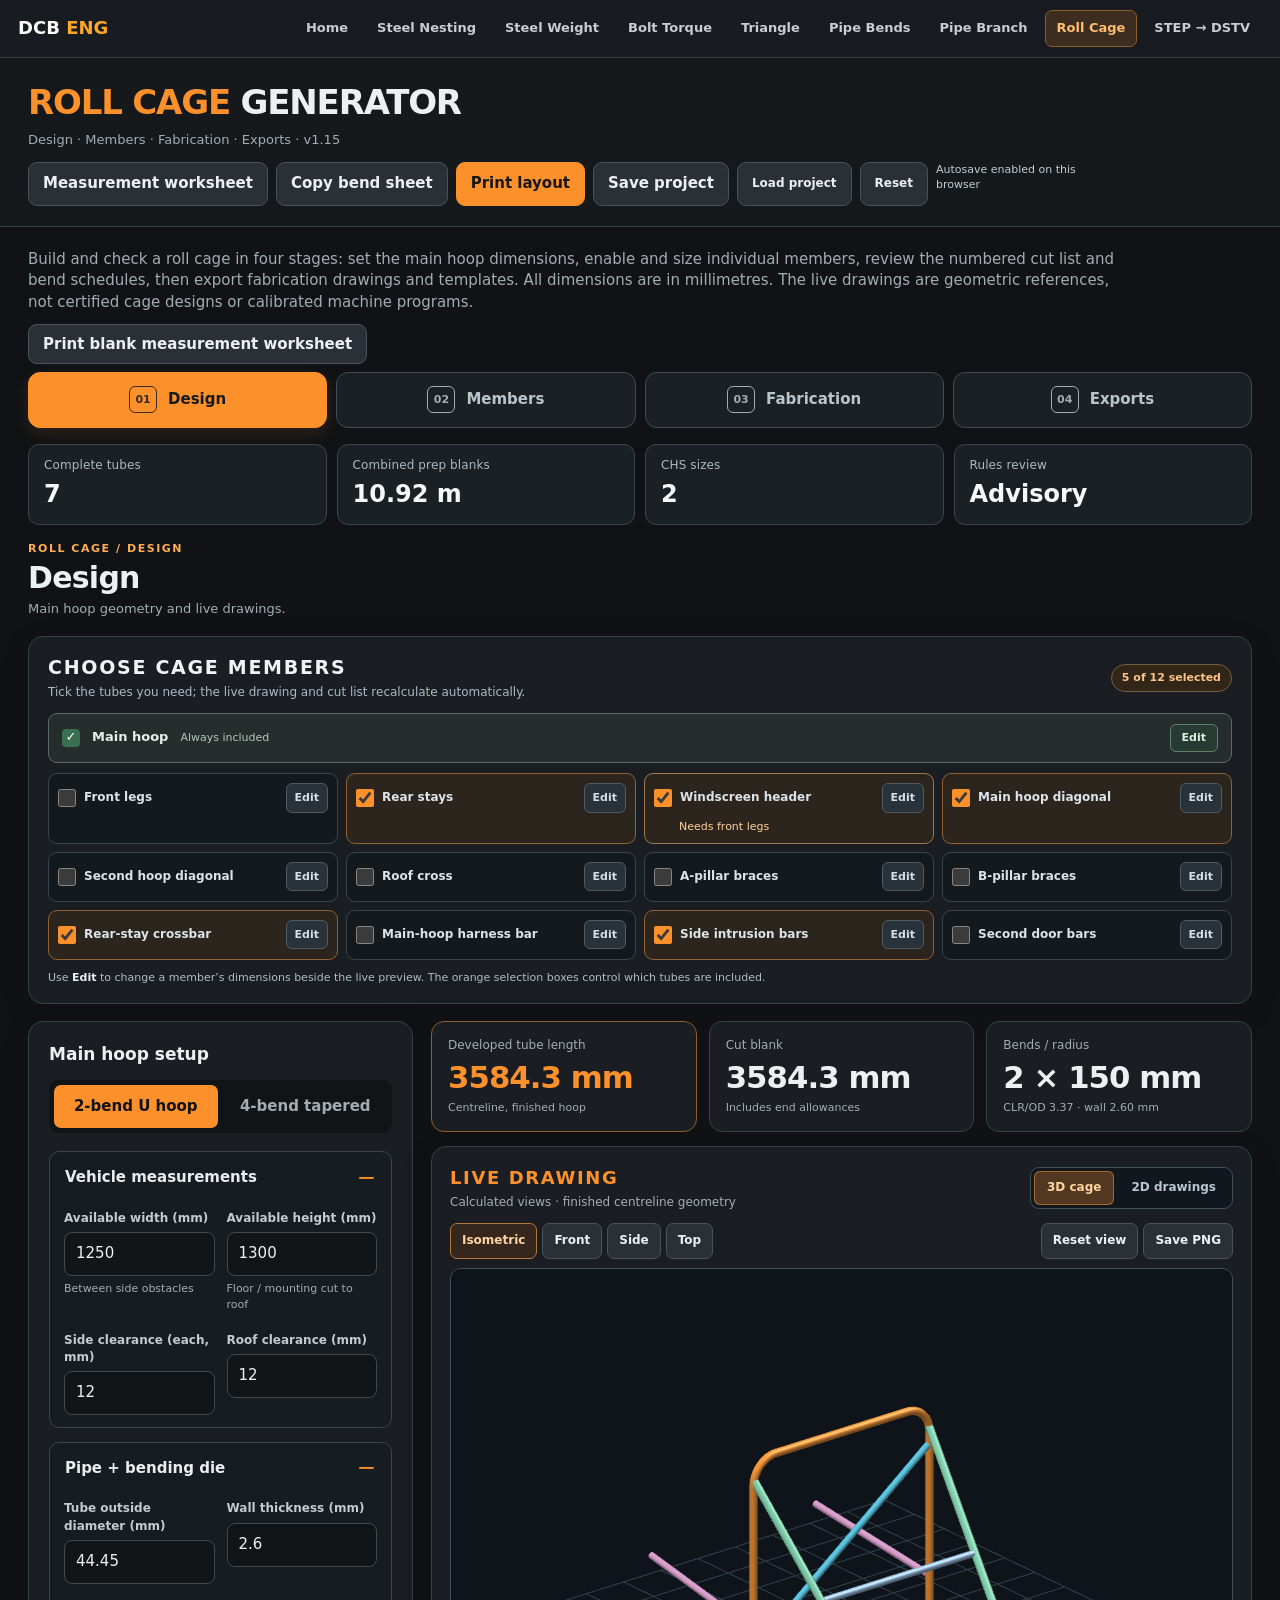
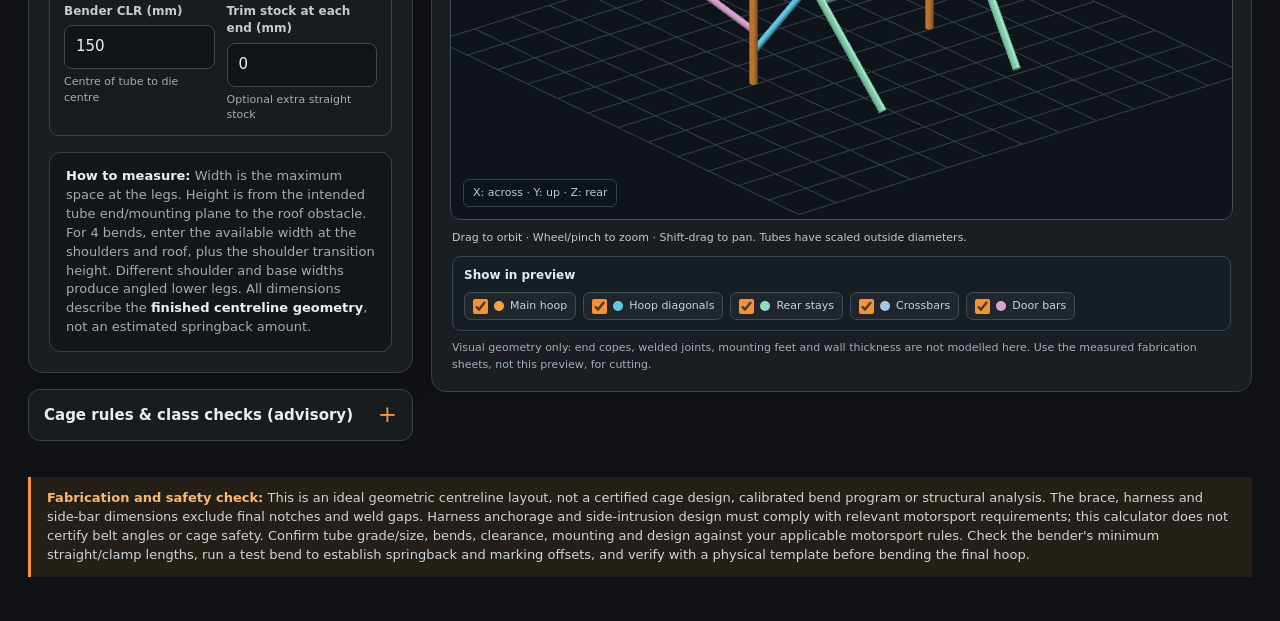
<file: roll-cage/index.html>
<!doctype html>
<html lang="en-AU">
<head>
<meta charset="utf-8">
<meta name="viewport" content="width=device-width,initial-scale=1">
<title>Roll Cage Generator: Numbered Tube Cut List, Main Hoop, Front Legs &amp; Fishmouths | DCB ENG</title>
<meta name="description" content="Generate part-numbered roll cage tube cutting and bend mark-out lists with start, centre, end, bend angle, CLR, clocking, A4 print and CSV, plus 1:1 CHS fishmouth templates.">
<link rel="canonical" href="https://dcb-eng.github.io/roll-cage/">
<meta property="og:title" content="Roll Cage Generator: 3D Fishmouth Wrap-Arounds | DCB ENG">
<meta property="og:description" content="Generate part-numbered roll cage tube cutting and bend mark-out lists with start, centre, end, bend angle, CLR, clocking, A4 print and CSV, plus 1:1 CHS fishmouth templates.">
<meta property="og:url" content="https://dcb-eng.github.io/roll-cage/">
<style>
:root{color-scheme:dark;--bg:#101215;--panel:#1a1e22;--panel2:#21262b;--rule:#394046;--text:#edf0f2;--muted:#a4acb2;--orange:#fc912c;--silver:#d3dce1;--bad:#ff796e}
*{box-sizing:border-box}body{margin:0;font:15px/1.45 system-ui,-apple-system,Segoe UI,sans-serif;background:var(--bg);color:var(--text)}button,input,select{font:inherit}header{border-bottom:1px solid var(--rule);background:#15191c}header .wrap{max-width:1460px;margin:auto;padding:20px 28px;display:flex;align-items:center;justify-content:space-between;gap:12px;flex-wrap:wrap}h1{font-size:clamp(23px,3vw,34px);margin:0;font-weight:750;letter-spacing:-.035em}h1 span{color:var(--orange)}.subtitle{font-size:13px;color:var(--muted);margin-top:4px}.top-actions{display:flex;gap:8px;flex-wrap:wrap}button,.link-button{background:#2b3036;color:var(--text);border:1px solid #4b535a;border-radius:9px;padding:10px 14px;cursor:pointer;text-decoration:none;font-weight:650}button:hover,.link-button:hover{border-color:var(--orange)}button.primary{background:var(--orange);border-color:var(--orange);color:#171717}button:focus-visible,input:focus-visible{outline:2px solid var(--orange);outline-offset:2px}.wrap-main{max-width:1460px;margin:auto;padding:22px 28px 44px}.intro{max-width:1100px;color:var(--muted);margin:0 0 20px}.layout{display:grid;grid-template-columns:minmax(290px,365px) minmax(0,1fr);gap:18px;align-items:start}.panel{background:var(--panel);border:1px solid var(--rule);border-radius:15px;padding:20px;min-width:0;box-shadow:0 8px 30px #00000020}.panel+.panel{margin-top:16px}h2{font-size:17px;margin:0 0 16px}h3{font-size:13px;text-transform:uppercase;letter-spacing:.09em;color:var(--orange);margin:21px 0 12px}.choose{display:grid;grid-template-columns:1fr 1fr;gap:6px;background:#111417;border-radius:9px;padding:5px;margin:0 0 18px}.choose button{border:1px solid transparent;background:transparent;color:var(--muted);padding:10px 6px;border-radius:7px}.choose button.active{color:#121212;background:var(--orange);font-weight:800}.fields{display:grid;grid-template-columns:1fr 1fr;gap:12px}.field{display:flex;flex-direction:column;gap:5px;min-width:0}.field.full{grid-column:1/-1}.field label{font-size:12px;color:#c4cbd0;font-weight:620}.field input,.field select{width:100%;background:#111518;border:1px solid #41494e;border-radius:8px;color:var(--text);padding:10px 11px;font-variant-numeric:tabular-nums}.field .hint{color:var(--muted);font-size:11px}.unit{color:var(--muted)}.field-hidden{display:none!important}.summary{display:grid;grid-template-columns:repeat(3,minmax(0,1fr));gap:12px;margin-bottom:16px}.metric{border:1px solid var(--rule);background:var(--panel);border-radius:13px;padding:15px 16px}.metric .label{font-size:12px;color:var(--muted)}.metric strong{display:block;font-size:clamp(21px,2.4vw,33px);font-weight:750;line-height:1.15;margin:6px 0 0;letter-spacing:-.03em;font-variant-numeric:tabular-nums}.metric.primary{border-color:#8e5e2b}.metric.primary strong{color:var(--orange)}.metric .sub{font-size:11px;color:var(--muted);margin-top:4px}.drawing{padding:13px 18px 7px}.drawing-header{display:flex;align-items:start;justify-content:space-between;gap:10px;flex-wrap:wrap;padding:3px 4px 8px}svg{width:100%;height:auto;display:block;background:radial-gradient(ellipse at 55% 44%,#20272c 0,#14191c 65%);border:1px solid #303940;border-radius:10px}svg:not(.paper-template) text{font:14px system-ui,Arial,sans-serif;fill:#cbd3d8}svg .dimension{fill:#fb912f;font-weight:650}svg .note{font-size:11px;fill:#a3acb2}svg .bendlabel{font-size:13px;fill:#ffb65e;font-weight:700}.legend{display:flex;gap:16px;flex-wrap:wrap;padding:10px 7px 3px;font-size:12px;color:var(--muted)}.legend i{display:inline-block;width:16px;height:3px;vertical-align:middle;margin-right:6px}.table-scroll{overflow:auto}table{border-collapse:collapse;width:100%;font-size:13px;white-space:nowrap}th,td{text-align:right;padding:10px 10px;border-bottom:1px solid var(--rule);font-variant-numeric:tabular-nums}th:first-child,td:first-child{text-align:left}th{font-size:11px;text-transform:uppercase;letter-spacing:.05em;color:var(--muted);font-weight:650}td strong{color:var(--orange)}.notes{color:var(--muted);font-size:12px;margin:13px 0 0}.validation{display:none;background:#4c2423;border:1px solid #ab4a43;color:#ffe0de;padding:13px;border-radius:9px;margin-bottom:14px}.row-actions{display:flex;flex-wrap:wrap;gap:8px}.definition{background:#13171a;border:1px solid var(--rule);border-radius:11px;padding:14px 16px;color:var(--muted);font-size:13px;margin-top:16px}.definition strong{color:var(--text)}.caution{border-left:3px solid var(--orange);padding:12px 16px;margin-top:18px;color:#ced4d7;font-size:13px;background:#241f18}.caution strong{color:#fbb86f}
:root{--mark-start:#ffd06c;--mark-mid:#69d5e8;--mark-end:#bba6ff}
.mark-start{color:var(--mark-start)}.mark-mid{color:var(--mark-mid)}.mark-end{color:var(--mark-end)}
.marking-info{color:var(--muted);font-size:13px;line-height:1.6;margin:1px 0 16px}
.marking-info strong{color:var(--text)}
.mark-ruler{background:#111518;border:1px solid #3b444b;border-radius:10px;overflow:hidden}
.mark-ruler svg{border:0;border-radius:0;background:#111518}
.mark-cards{display:grid;grid-template-columns:repeat(auto-fit,minmax(220px,1fr));gap:12px;margin-top:15px}
.mark-card{border:1px solid #3e474e;background:#14191d;border-radius:10px;padding:13px}
.mark-card-head{display:flex;justify-content:space-between;align-items:center;gap:10px;margin-bottom:10px}
.mark-card-head strong{color:var(--orange);font-size:15px}
.mark-card-head span{color:var(--muted);font-size:12px}
.mark-card-grid{display:grid;grid-template-columns:repeat(3,minmax(0,1fr));gap:5px}
.mark-card-grid>div{min-width:0;border-top:3px solid currentColor;padding:8px 1px 0}
.mark-card-grid small{display:block;color:var(--muted);font-size:10px;line-height:1.3;margin-bottom:4px}
.mark-card-grid b{display:block;font-size:clamp(12px,1.25vw,17px);line-height:1.25;font-variant-numeric:tabular-nums;white-space:nowrap}
.mark-card-grid b span{font-size:10px;color:#b8c1c7;font-weight:400}
.datum{margin-top:10px;font-size:12px;color:var(--muted)}
@media print{.mark-card,.mark-ruler{background:white;border-color:#aaa;break-inside:avoid}.mark-card-head strong{color:#111}.mark-card-grid small,.datum,.marking-info{color:#333}.mark-card-grid b{color:#111}.mark-ruler svg{background:white}.mark-cards{grid-template-columns:repeat(2,minmax(0,1fr))}.marking-info strong{color:#111}}
@media(max-width:950px){.layout{grid-template-columns:1fr}.summary{grid-template-columns:repeat(3,1fr)}}@media(max-width:600px){header .wrap,.wrap-main{padding-left:14px;padding-right:14px}.panel{padding:14px}.summary{gap:6px}.metric{padding:11px 8px}.metric strong{font-size:22px}.metric .label{font-size:11px}th,td{padding:8px 7px;font-size:11px}.top-actions button{padding:8px 10px}}
@media print{*{color-adjust:exact;print-color-adjust:exact;-webkit-print-color-adjust:exact}body{background:white;color:black;font-size:11px}header{background:white;border:none}header .wrap{padding:0 0 12px}header h1,header h1 span{color:black}.subtitle{color:#555}.top-actions,.controls,.row-actions,.caution,.notes,.definition{display:none!important}.wrap-main{padding:0}.layout{display:block}.panel,.metric{break-inside:avoid;border-color:#bbb;box-shadow:none;background:white}.metric .label,.metric .sub,th,td{color:#333}.metric strong,.metric.primary strong{color:black}.drawing{padding:5px}.drawing svg{background:white;max-height:360px}svg text{fill:black!important}svg .dimension{fill:#c64f00!important}.panel+.panel{margin-top:12px}.intro{margin-bottom:10px;color:#333}.summary{margin-top:10px}.site-header{display:none}h2{color:#111}.print-header{display:block!important;margin:12px 0 6px;font-size:13px}}

/* Main-hoop bracing and rear-stay extension */
.addon-group{margin-top:20px;border-top:1px solid var(--rule);padding-top:3px}
.addon-heading{display:flex;align-items:center;gap:10px;margin:19px 0 10px;font-weight:750;font-size:14px}
.addon-heading input{accent-color:var(--orange);width:19px;height:19px;cursor:pointer}
.addon-fields.off{opacity:.43;pointer-events:none}
.addon-hint{font-size:12px;color:var(--muted);margin:8px 0 12px}
.subviews{display:grid;grid-template-columns:1fr 1fr;gap:13px}
.subview{min-width:0}
.subview h3{margin:5px 0 9px}
.subview svg{width:100%}
.comp-metrics{display:grid;grid-template-columns:repeat(3,minmax(0,1fr));gap:10px;margin:0 0 16px}
.comp-metric{padding:12px;background:#111619;border:1px solid #3e474e;border-radius:10px;min-width:0}
.comp-metric small{display:block;color:var(--muted);font-size:11px}
.comp-metric b{font-size:clamp(17px,1.65vw,24px);color:var(--orange);display:block;margin:3px 0;font-variant-numeric:tabular-nums}
.comp-metric em{font-style:normal;color:#b6c0c5;font-size:11px}
.comp-warning{padding:10px;border:1px solid #a76a3d;background:#2b231c;color:#ffca9b;border-radius:9px;font-size:12px;margin-bottom:12px;display:none}
.comp-pill{padding:3px 8px;background:#24414a;border:1px solid #438599;color:#a7e8fb;border-radius:30px;white-space:nowrap;font-size:11px}
.comp-pill.stay{background:#243b32;border-color:#4a9d78;color:#a5edc6}
#addonsPanel .table-scroll{margin-bottom:8px}
#addonsPanel td:nth-child(2){text-align:left}
@media(max-width:650px){.subviews{grid-template-columns:1fr}.comp-metrics{grid-template-columns:1fr 1fr}}
@media print{.subviews{grid-template-columns:1fr 1fr;gap:7px}.subview{break-inside:avoid}.comp-metric{background:white;border:1px solid #aaa}.comp-metric small,.comp-metric em{color:#333}.comp-metric b{color:#111}.comp-warning{color:#111;background:#fff8e7}.comp-pill,.comp-pill.stay{color:#111;background:white;border-color:#888}#addonsPanel{break-before:auto}#addonsPanel .table-scroll{overflow:visible}#addonsPanel .comp-metrics{grid-template-columns:repeat(3,1fr)}}

/* Straight-CHS fishmouth templates / future CAD geometry */
.notch-banner{border:1px solid #59636b;background:#121a1e;color:#c6d2d7;padding:11px 13px;border-radius:9px;font-size:12px;margin:4px 0 13px;line-height:1.6}
.notch-banner.error{border-color:#ad6f42;background:#33251a;color:#f8d0a4}
.template-preview{background:#e9eaeb;border:1px solid #59636b;border-radius:9px;padding:6px;overflow:hidden}
.template-preview svg{background:white;border:0;border-radius:3px;display:block;width:100%;height:auto}
.notch-previews .subview h3{margin:7px 0 8px}
.notch-explain{font-size:12px;color:var(--muted);line-height:1.6;margin:13px 0}
.notch-explain strong{color:var(--text)}
@media print{#notchPanel{break-before:page}#notchPanel .row-actions{display:none}#notchPanel .template-preview{background:white}#notchPanel .notch-explain,#notchPanel .notch-explain strong{color:#333}#notchPanel .notch-banner{color:#111;background:white}}

/* DCB ENG shared workshop navigation */
.dcb-nav{background:#181b20;border-bottom:1px solid #393e46;color:#f1f3f5;font:14px/1.45 system-ui,"Segoe UI",Arial,sans-serif}
.dcb-nav__inner{max-width:1300px;margin:0 auto;padding:10px 18px;display:flex;align-items:center;justify-content:space-between;gap:12px}
.dcb-nav__brand{color:#fff!important;text-decoration:none!important;font-size:18px;font-weight:800;white-space:nowrap}.dcb-nav__brand span{color:#ffa726}
.dcb-nav__links{display:flex;align-items:center;justify-content:flex-end;gap:5px;flex-wrap:wrap}
.dcb-nav__link{display:inline-flex;align-items:center;justify-content:center;padding:8px 11px;min-height:36px;border:1px solid transparent;border-radius:7px;text-decoration:none!important;color:#c9cdd3!important;font-size:13px;font-weight:650;white-space:nowrap}
.dcb-nav__link:hover{background:#30343b;border-color:#565c64;color:#fff!important}.dcb-nav__link[aria-current="page"]{background:#3c2d20;border-color:#8d5d2c;color:#ffbe6e!important}
.dcb-nav__link:focus-visible,.dcb-nav__brand:focus-visible{outline:2px solid #ffa726;outline-offset:3px}
@media(max-width:760px){.dcb-nav__inner{flex-direction:column;align-items:flex-start;gap:7px;padding:9px 14px}.dcb-nav__link{padding:7px 9px;min-height:32px;font-size:12px}}
@media print{.dcb-nav{display:none!important}}

/* Universal notch cards */
.joint-cards{margin-top:16px;align-items:start}
.joint-card{border:1px solid #48535d;border-radius:11px;padding:13px;background:#151b1e;min-width:0}
.joint-card .template-preview{margin-top:10px}
.joint-card .row-actions{gap:7px}
.joint-card .row-actions button{font-size:12px;flex:1}
.joint-card h3{font-size:15px;margin:0 0 6px}
.joint-meta{font-size:12px;color:var(--muted);margin:4px 0 10px}
.joint-error{border:1px solid #ad7547;color:#f6d6af;background:#32251b;border-radius:8px;padding:12px;margin-top:10px;font-size:12px;line-height:1.5}
.inline-toggle{display:flex;align-items:center;gap:8px}
.inline-toggle input{width:18px;min-height:auto;flex:none;accent-color:#fc912c}
@media print{.joint-card{break-inside:avoid}.joint-card .row-actions,#printNotches{display:none}}

/* Roll cage FL station cross-reference */
.fl-station-intro{border-left:3px solid #ff9a32;padding:10px 12px;background:#25211e;border-radius:0 6px 6px 0}
#frontPanel .fl-station-intro{margin:12px 0}
#frontPanel td:first-child{font-weight:800;color:#ffa746;white-space:nowrap}
#frontPanel .table-scroll{margin:10px 0}
#frontPanel .subview{overflow:hidden}
@media print{.fl-station-intro{background:white!important;border-color:#333;color:#111}}

/* Developed tube marking schedule for every independent cage tube */
.member-markout-list{display:grid;grid-template-columns:1fr;gap:14px;margin-top:16px}
.member-markout-card{border:1px solid #3d4a53;border-radius:11px;background:#13191c;padding:14px;min-width:0}
.member-markout-heading{display:flex;justify-content:space-between;align-items:start;gap:14px;flex-wrap:wrap;margin-bottom:7px}
.member-markout-heading h3{margin:0;font-size:16px;color:#ffa441}
.member-markout-heading .mark-subtitle{font-size:12px;color:#aebcc4;white-space:normal}
.member-mark-ruler{border:1px solid #3a4851;background:#0f1519;border-radius:9px;padding:5px;overflow:hidden}
.member-mark-ruler svg{width:100%;height:auto;display:block;background:#0f1519}
.member-mark-summary{font-size:12px;color:#c2cbd2;line-height:1.55;margin:10px 0 6px}
.member-mark-summary strong{color:#ffd09a}
.member-mark-bends{display:flex;flex-wrap:wrap;gap:9px 17px;padding-top:5px}
.member-mark-bends span{font-size:12px;color:#c9d2da;white-space:nowrap}
.member-mark-bends b{color:#ffb76b}
.member-markout-card .row-actions{margin-top:12px;gap:8px}
.member-markout-card .row-actions button{font-size:12px}
.member-markout-card .row-actions a{color:#a9d5f5;font-size:12px}
@media print{#allMemberMarksPanel{break-before:page}.member-markout-card{break-inside:avoid;background:#fff!important;border-color:#bbb}.member-mark-ruler,.member-mark-ruler svg{background:#fff!important}.member-markout-heading h3,.member-markout-heading .mark-subtitle,.member-mark-summary,.member-mark-summary strong,.member-mark-bends span,.member-mark-bends b{color:#111!important}.member-markout-card .row-actions{display:none!important}}

/* Part-numbered roll cage tube cutting list */
#cageCutPanel .cage-cut-fields{margin:8px 0 12px}
.cage-cut-table-scroll{margin:9px 0}
.cage-cut-table th,.cage-cut-table td{white-space:normal;min-width:76px;vertical-align:top}
.cage-cut-table th:first-child,.cage-cut-table td:first-child{min-width:122px;white-space:nowrap;font-weight:750;color:#ffb363}
.cage-cut-table th:nth-child(2),.cage-cut-table td:nth-child(2){min-width:42px;text-align:center}
.cage-cut-table th:nth-child(6),.cage-cut-table td:nth-child(6){color:#ffbc77;font-weight:800;white-space:nowrap}
.cage-cut-summary{margin:10px 0;background:#131b1f;border:1px solid #485861;border-radius:9px;padding:11px 13px;color:#d6e1e7;font-variant-numeric:tabular-nums;font-size:13px}
.cage-cut-summary b{color:#ffb86f}
#cageCutPanel .cage-cut-totals td,#cageCutPanel .cage-cut-totals th{font-variant-numeric:tabular-nums}
.member-part-label{border:1px solid #926337;color:#ffd39a;background:#35271e;border-radius:6px;padding:2px 8px;font-size:12px;font-weight:800;letter-spacing:.02em;margin-right:7px;display:inline-block}
@media(max-width:700px){.cage-cut-table th,.cage-cut-table td{font-size:11px}#cageCutPanel .cage-cut-fields{grid-template-columns:1fr}}
@media print{#cageCutPanel{break-before:page}#cageCutPanel .cage-cut-fields{display:block}#cageCutPanel .row-actions{display:none}#cageCutPanel .cage-cut-summary{color:#111;background:white;border-color:#bbb}}

/* Part-numbered per-tube bend mark-out schedules */
.cage-bend-list{display:grid;gap:13px;margin:15px 0}
.cage-bend-member{border:1px solid #42515a;border-radius:10px;background:#12191d;padding:12px 13px;min-width:0}
.cage-bend-member-head{display:flex;justify-content:space-between;align-items:flex-start;flex-wrap:wrap;gap:7px;margin-bottom:8px}
.cage-bend-member-head strong{color:#ffb273;font-size:15px}
.cage-bend-member-head .bend-member-stats{font-size:12px;color:#b5c1ca}
.cage-bend-datum{font-size:12px;color:#d0d9de;margin:5px 0 10px;line-height:1.5}
.cage-bend-datum b{color:#ffb577}
.cage-bend-table th,.cage-bend-table td{font-size:12px;white-space:nowrap;vertical-align:middle;font-variant-numeric:tabular-nums;padding:7px 8px}
.cage-bend-table th{font-size:11px;color:#bbc7d0}
.cage-bend-table td:nth-child(4){color:#ffdb83;font-weight:700}
.cage-bend-table td:nth-child(5){color:#76d9e7;font-weight:700}
.cage-bend-table td:nth-child(6){color:#c9b1ff;font-weight:700}
.cage-bend-sum{font-size:12px;color:#b3bfc7;margin-top:10px;line-height:1.45}
.cage-bend-no-bends{padding:9px;border-radius:7px;border:1px dashed #55636d;color:#cdd7dd;background:#1c262b;font-size:12px}
@media print{#cageBendListPanel{break-before:page}.cage-bend-member{break-inside:avoid;border-color:#aaa;background:white}.cage-bend-member-head strong,.cage-bend-member-head .bend-member-stats,.cage-bend-datum,.cage-bend-datum b,.cage-bend-sum,.cage-bend-no-bends{color:#161616}.cage-bend-list{display:block}}

.rules-messages{display:grid;gap:7px;margin:12px 0}.rule-message{border:1px solid #46535c;padding:9px 12px;border-radius:8px;background:#151d21;font-size:13px;line-height:1.5}.rule-message.warn{border-color:#b26c3e;background:#312219;color:#ffce9e}.rule-message.pass{border-color:#316b54;color:#b1efce}.rule-message.manual{color:#bed0dc}#rulesPanel .fields{margin-top:10px}#rulesPanel a{color:#ffaa51}
.worksheet-action{margin:0 0 14px}
@media print{.worksheet-action{display:none}}
</style>
<link rel="stylesheet" href="./ui-workspace.css">
</head>
<body>
<div class="dcb-nav"><div class="dcb-nav__inner"><a class="dcb-nav__brand" href="/">DCB <span>ENG</span></a><nav class="dcb-nav__links" aria-label="Workshop tools"><a class="dcb-nav__link" href="/">Home</a><a class="dcb-nav__link" href="/steel-nesting/">Steel Nesting</a><a class="dcb-nav__link" href="/steel-weight/">Steel Weight</a><a class="dcb-nav__link" href="/bolt-torque/">Bolt Torque</a><a class="dcb-nav__link" href="/triangle-calculator/">Triangle</a><a class="dcb-nav__link" href="/pipe-bend/">Pipe Bends</a><a class="dcb-nav__link" href="/pipe-branch/">Pipe Branch</a><a class="dcb-nav__link" aria-current="page" href="/roll-cage/">Roll Cage</a><a class="dcb-nav__link" href="/step-dstv-converter/">STEP → DSTV</a></nav></div></div>
<header><div class="wrap"><div><h1><span>ROLL CAGE</span> GENERATOR</h1><div class="subtitle">Design · Members · Fabrication · Exports · v1.15</div></div><div class="top-actions"><a class="link-button" href="measurement-worksheet.html">Measurement worksheet</a><button id="copyTop">Copy bend sheet</button><button class="primary" id="printTop">Print layout</button><button type="button" id="cageSaveProject">Save project</button><label class="link-button cage-load-button" for="cageLoadProjectFile">Load project</label><input type="file" id="cageLoadProjectFile" accept=".json,application/json" hidden><button type="button" id="cageResetProject">Reset</button><small id="cageProjectStatus" role="status" aria-live="polite">Local draft ready</small></div></div></header>
<main class="wrap-main"><p class="intro">Build and check a roll cage in four stages: set the main hoop dimensions, enable and size individual members, review the numbered cut list and bend schedules, then export fabrication drawings and templates. All dimensions are in millimetres. The live drawings are geometric references, not certified cage designs or calibrated machine programs.</p>
<p class="worksheet-action"><a class="link-button" href="measurement-worksheet.html">Print blank measurement worksheet</a></p>
<section class="panel" id="rulesPanel"><div class="drawing-header"><h2 style="margin:0">Cage rules &amp; class checks</h2><span class="unit">2026 · advisory, not certification</span></div>
<div class="fields">
<div class="field"><label for="rulesBody">Governing body</label><select id="rulesBody"><option value="generic">Generic · no rule selection</option><option value="aasa">AASA · 2026 Safety Cage Policy</option><option value="ma">Motorsport Australia · 2026 Schedule J</option></select></div>
<div class="field"><label for="rulesClass">Structure class</label><select id="rulesClass"><option value="generic">Not selected</option></select></div>
<div class="field"><label for="driverSide">Driver position</label><select id="driverSide"><option value="right">Right-hand drive</option><option value="left">Left-hand drive</option></select></div>
<div class="field"><label for="occupants">Occupants</label><select id="occupants"><option value="1">Driver only</option><option value="2">Driver + passenger/co-driver</option></select></div>
<div class="field"><label for="vehicleWeight">Start-line mass (kg)</label><input type="number" id="vehicleWeight" value="1250" min="1" step="1"></div>
<div class="field"><label for="tubeSpec">Actual tube type (verify certificate)</label><select id="tubeSpec"><option value="unverified">Not verified</option><option value="cds">CDS / CDW unalloyed steel</option><option value="as1163">AS/NZS 1163 CHS</option></select></div>
<div class="field"><label for="doorOpeningHeight">Door opening H (mm)</label><input type="number" id="doorOpeningHeight" value="900" min="1" step="1"></div>
<div class="field"><label for="doorSillHeight">Door sill height above datum (mm)</label><input type="number" id="doorSillHeight" value="0" step="1"></div>
</div>
<p class="notes">Not an approval or registration. Requirements also depend on event type, class, occupant count, vehicle and welding/mounting details. <a href="https://www.aasa.com.au/ncr-appendices" target="_blank" rel="noopener noreferrer">AASA 2026 policy</a> · <a href="https://motorsport.org.au/regulations/manual/technical-appendix/" target="_blank" rel="noopener noreferrer">Motorsport Australia Schedule J</a>.</p>
<div class="cage-cut-summary" id="rulesSummary">Select a ruleset to see member and placement checks.</div><div id="rulesMessages" class="rules-messages"></div></section><div class="layout"><aside class="panel controls"><h2>Hoop layout</h2><div class="choose"><button type="button" id="mode2" class="active" aria-pressed="true">2-bend U hoop</button><button type="button" id="mode4" aria-pressed="false">4-bend tapered</button></div>
<h3>Vehicle measurements</h3><div class="fields"><div class="field"><label for="width">Available width (mm)</label><input type="number" min="1" step="1" id="width" value="1250"><span class="hint">Between side obstacles</span></div><div class="field"><label for="height">Available height (mm)</label><input type="number" min="1" step="1" id="height" value="1300"><span class="hint">Floor / mounting cut to roof</span></div><div class="field field-hidden tapered"><label for="roofWidth">Roof available width (mm)</label><input type="number" min="1" step="1" id="roofWidth" value="1020"><span class="hint">Available width near roof</span></div><div class="field field-hidden tapered"><label for="shoulderWidth">Shoulder available width (mm)</label><input type="number" min="1" step="1" id="shoulderWidth" value="1250"><span class="hint">Between obstacles at shoulder height</span></div><div class="field field-hidden tapered"><label for="shoulder">Shoulder corner height (mm)</label><input type="number" min="0" step="1" id="shoulder" value="750"><span class="hint">Virtual vertical-to-slope corner</span></div><div class="field"><label for="sideGap">Side clearance (each, mm)</label><input type="number" min="0" step="1" id="sideGap" value="12"></div><div class="field"><label for="topGap">Roof clearance (mm)</label><input type="number" min="0" step="1" id="topGap" value="12"></div></div>
<h3>Pipe + bending die</h3><div class="fields"><div class="field"><label for="od">Tube outside diameter (mm)</label><input type="number" min="1" step="0.01" id="od" value="44.45"></div><div class="field"><label for="wall">Wall thickness (mm)</label><input type="number" min=".1" step=".1" id="wall" value="2.6"></div><div class="field"><label for="radius">Bender CLR (mm)</label><input type="number" min="1" step="1" id="radius" value="150"><span class="hint">Centre of tube to die centre</span></div><div class="field"><label for="extra">Trim stock at each end (mm)</label><input type="number" min="0" step="1" id="extra" value="0"><span class="hint">Optional extra straight stock</span></div></div><div class="definition"><strong>How to measure:</strong> Width is the maximum space at the legs. Height is from the intended tube end/mounting plane to the roof obstacle. For 4 bends, enter the available width at the shoulders and roof, plus the shoulder transition height. Different shoulder and base widths produce angled lower legs. All dimensions describe the <strong>finished centreline geometry</strong>, not an estimated springback amount.</div>
<div class="addon-group">
  <h3>Bracing members</h3>
  <label class="addon-heading"><input type="checkbox" id="useBrace" checked> Add single diagonal brace <span class="comp-pill">front view</span></label>
  <div class="addon-fields" id="braceFields"><p class="addon-hint">The brace joins the <strong>main hoop tube centrelines</strong>. Heights refer to the brace connection centre, measured above the hoop mounting plane. Choose which side is upper.</p>
    <div class="fields">
      <div class="field"><label for="braceTop">Upper joint height (mm)</label><input type="number" id="braceTop" value="1050" min="1" step="1"></div>
      <div class="field"><label for="braceBottom">Lower joint height (mm)</label><input type="number" id="braceBottom" value="180" min="0" step="1"></div>
      <div class="field"><label for="braceOD">Brace CHS outside diameter (mm)</label><input type="number" id="braceOD" list="braceODPresets" value="38.1" min="1" step="0.01"><datalist id="braceODPresets"><option value="25.4"><option value="31.75"><option value="33.7"><option value="38.1"><option value="42.4"><option value="44.45"><option value="48.3"><option value="50.8"><option value="60.3"><option value="63.5"><option value="76.1"><option value="88.9"></datalist><span class="hint">Standard sizes or type custom OD</span></div>
      <div class="field"><label for="braceWall">Brace wall thickness (mm)</label><input type="number" id="braceWall" value="2.6" min="0.1" step="0.1"><span class="hint">Recorded for future 3D modelling</span></div>
      <div class="field full"><label for="braceUpperSide">Upper attachment side</label><select id="braceUpperSide"><option value="right" selected>Right upper → left lower</option><option value="left">Left upper → right lower</option></select></div>
    </div>
  </div>
  <label class="addon-heading"><input type="checkbox" id="useStays" checked> Add two rear stays <span class="comp-pill stay">side + plan</span></label>
  <div class="addon-fields" id="stayFields"><p class="addon-hint">Both rear stays start on the hoop at the chosen height. Their lower mounts are behind the hoop, with adjustable spacing and height.</p>
    <div class="fields">
      <div class="field"><label for="stayTop">Upper joint height (mm)</label><input type="number" id="stayTop" value="1150" min="1" step="1"></div>
      <div class="field"><label for="rearRun">Rearward distance (mm)</label><input type="number" id="rearRun" value="900" min="1" step="1"><span class="hint">Hoop plane → rear mounts</span></div>
      <div class="field"><label for="rearFootHeight">Rear mount height (mm)</label><input type="number" id="rearFootHeight" value="100" min="0" step="1"><span class="hint">Above hoop mounting plane</span></div>
      <div class="field"><label for="rearFootWidth">Rear mount spacing (mm)</label><input type="number" id="rearFootWidth" value="900" min="1" step="1"><span class="hint">Centre-to-centre, both mounts</span></div>
<div class="field"><label for="stayOD">Rear stay CHS outside diameter (mm)</label><input type="number" id="stayOD" list="braceODPresets" value="44.45" min="1" step=".01"></div>
<div class="field"><label for="stayWall">Rear stay wall thickness (mm)</label><input type="number" id="stayWall" value="2.6" min=".1" step=".1"></div>
    </div>
  </div>
<label class="addon-heading"><input type="checkbox" id="useHarness" checked> Rear-stay crossbar <span class="comp-pill">not main-hoop harness</span></label>
<div class="addon-fields" id="harnessFields"><p class="addon-hint">Straight transverse tube joining rear stays. This is NOT the AASA full-width main-hoop harness mounting bar.</p><div class="fields">
<div class="field"><label for="harnessHeight">Bar centre height (mm)</label><input type="number" id="harnessHeight" value="600" min="0" step="1"></div>
<div class="field"><label for="harnessOD">Harness CHS OD (mm)</label><input type="number" id="harnessOD" list="braceODPresets" value="38.1" min="1" step=".01"></div>
<div class="field"><label for="harnessWall">Harness wall (mm)</label><input type="number" id="harnessWall" value="2.6" min=".1" step=".1"></div>
</div></div>
<label class="addon-heading"><input type="checkbox" id="useDoor" checked> Side intrusion bars <span class="comp-pill">door side + plan</span></label>
<div class="addon-fields" id="doorFields"><p class="addon-hint">Rear joint on the main hoop. With Front Legs enabled, the front joint follows the actual A-pillar; otherwise enter the independent front reference positions below.</p><div class="fields">
<div class="field"><label for="doorRearHeight">Rear joint height (mm)</label><input type="number" id="doorRearHeight" value="300" min="0" step="1"></div>
<div class="field"><label for="doorFrontHeight">Front joint height (mm)</label><input type="number" id="doorFrontHeight" value="420" min="0" step="1"></div>
<div class="field"><label for="doorRun">Front-to-rear distance (mm)</label><input type="number" id="doorRun" value="900" min="1" step="1"></div>
<div class="field"><label for="doorFrontWidth">Front joint spacing (mm)</label><input type="number" id="doorFrontWidth" value="1100" min="1" step="1"><span class="hint">Centre-to-centre across vehicle</span></div>
<div class="field"><label for="doorOD">Side bar CHS OD (mm)</label><input type="number" id="doorOD" list="braceODPresets" value="38.1" min="1" step=".01"></div>
<div class="field"><label for="doorWall">Side bar CHS wall (mm)</label><input type="number" id="doorWall" value="2.6" min=".1" step=".1"></div>
<div class="field full"><label for="doorSides">Side intrusion arrangement</label><select id="doorSides"><option value="both">Both sides (2 bars)</option><option value="left">Left only</option><option value="right">Right only</option></select></div>
<div class="field full"><label for="frontTubeOD">Front/A-pillar parent CHS OD (mm)</label><input type="number" id="frontTubeOD" list="braceODPresets" value="44.45" min="1" step=".01"><span class="hint">Tube receiving the FRONT end of each side intrusion bar</span></div>
<div class="field"><label for="frontTubeSideLean">Front tube outward lean (degrees)</label><input type="number" id="frontTubeSideLean" value="0" min="-80" max="80" step=".5"><span class="hint">+ outward at the roof; mirror left/right</span></div>
<div class="field"><label for="frontTubeRearLean">Front tube rearward lean (degrees)</label><input type="number" id="frontTubeRearLean" value="0" min="-80" max="80" step=".5"><span class="hint">+ rearward at roof, − forward</span></div>
<div class="field full"><label class="inline-toggle"><input type="checkbox" id="frontTubeConfirmed"> I measured the front parent tube OD and lean angles</label><span class="hint">Required before generating front-end fishmouth templates. Only used if continuous front legs are disabled; otherwise the calculated front leg is the parent tube.</span></div>
</div></div>

  <div class="addon-group" id="frontStructure">
    <h3>Front legs · A-pillar / roof</h3>
    <label class="addon-heading"><input type="checkbox" id="useFrontLegs"> Add continuous front legs <span class="comp-pill">3D roof + windscreen + floor</span></label>
    <div class="addon-fields off" id="frontLegFields">
      <p class="addon-hint">Two separate continuous tubes, from the <strong>main hoop at roof level</strong> forwards to the A-pillar and down to the floor. Values are <strong>finished tube centreline positions</strong>, measured from the main hoop mounting plane and the main hoop's fore-aft plane (0 mm). Each leg has two calculated bends, with a separate start/centre/end mark schedule.</p>
      <div class="fields">
        <div class="field"><label for="frontTieHeight">FL5 · Main-hoop attachment height (mm)</label><input type="number" id="frontTieHeight" value="1150" min="1" step="1"><span class="hint">Front leg starts on the existing hoop centreline</span></div>
        <div class="field"><label for="frontRoofTopHeight">FL3 · Upper A-pillar corner height (mm)</label><input type="number" id="frontRoofTopHeight" value="1220" min="1" step="1"><span class="hint">Virtual roof-to-A-pillar corner, from hoop floor datum</span></div>
        <div class="field"><label for="frontWindBaseHeight">FL2 · Windscreen base corner height (mm)</label><input type="number" id="frontWindBaseHeight" value="520" min="1" step="1"><span class="hint">Virtual A-pillar-to-lower-leg corner</span></div>
        <div class="field"><label for="frontRoofRun">FL3 · Forward from main hoop (mm)</label><input type="number" id="frontRoofRun" value="820" min="1" step="1"><span class="hint">Distance forward from main hoop plane</span></div>
        <div class="field"><label for="frontFootRun">FL1 · Forward to mounting feet (mm)</label><input type="number" id="frontFootRun" value="1080" min="1" step="1"><span class="hint">From main hoop plane (must exceed roof run)</span></div>
        <div class="field"><label for="frontHeaderWidth">FL3 · Upper A-pillar spacing (mm)</label><input type="number" id="frontHeaderWidth" value="1040" min="1" step="1"><span class="hint">Centre-to-centre width at upper A-pillars</span></div>
        <div class="field"><label for="frontBaseWidth">FL2 · Windscreen base spacing (mm)</label><input type="number" id="frontBaseWidth" value="1190" min="1" step="1"><span class="hint">Centre-to-centre width at lower A-pillars</span></div>
        <div class="field"><label for="frontFootWidth">FL1 · Floor mounting spacing (mm)</label><input type="number" id="frontFootWidth" value="1190" min="1" step="1"><span class="hint">Centre-to-centre width on floor</span></div>
        <div class="field"><label for="frontOD">Front legs CHS outside diameter (mm)</label><input type="number" id="frontOD" list="braceODPresets" value="44.45" min="1" step=".01"></div>
        <div class="field"><label for="frontWall">Front legs wall thickness (mm)</label><input type="number" id="frontWall" value="2.6" min=".1" step=".1"></div>
        <div class="field"><label for="frontCLR">Front leg bend CLR (mm)</label><input type="number" id="frontCLR" value="140" min="1" step="1"></div>
        <div class="field"><label for="frontTrim">Front leg trim at EACH end (mm)</label><input type="number" id="frontTrim" value="0" min="0" step="1"></div>
      </div>
    </div>
    <label class="addon-heading"><input type="checkbox" id="useHeader" checked> Add windscreen header <span class="comp-pill">single straight cross-tube</span></label>
    <div class="addon-fields" id="headerFields"><p class="addon-hint">One continuous straight transverse CHS tube joining the two front legs at the height selected. The join points automatically follow the true 3D A-pillar centreline, including local bend geometry.</p>
      <div class="fields">
        <div class="field"><label for="headerHeight">WH1 · Windscreen header height (mm)</label><input type="number" id="headerHeight" value="1060" min="1" step="1"><span class="hint">Must fall on both A-pillar segments</span></div>
        <div class="field"><label for="headerOD">Header CHS OD (mm)</label><input type="number" id="headerOD" list="braceODPresets" value="38.1" min="1" step=".01"></div>
        <div class="field"><label for="headerWall">Header wall thickness (mm)</label><input type="number" id="headerWall" value="2.6" min=".1" step=".1"></div>
      </div>
    </div>
    <div class="definition"><strong>Layout only:</strong> Front-leg geometry is a measured centreline fit, not a cage approval. Confirm the front leg follows the A-pillar, leaves occupant clearances and meets the permitted bend and mounting requirements. The AASA SC-1 illustration shows separate front legs and a windscreen header; it does not establish safe dimensions for a particular vehicle. Check your cage class and the <a href="https://www.aasa.com.au/ncr-appendices" target="_blank" rel="noopener noreferrer">current AASA safety cage requirements</a>, including header location, mounting, occupant clearance and tube specifications.</div>
  </div>
<label class="addon-heading"><input type="checkbox" id="useHoopHarness"> Main-hoop harness bar <span class="comp-pill">full hoop width</span></label>
<div class="addon-fields off" id="hoopHarnessFields"><p class="addon-hint">Single straight tube from left to right main hoop. For belts, separately validate harness angles, welds and fitting locations.</p>
<div class="fields"><div class="field"><label for="hoopHarnessHeight">Harness bar height (mm)</label><input type="number" id="hoopHarnessHeight" value="650" step="1"></div>
<div class="field"><label for="hoopHarnessOD">Harness bar CHS OD (mm)</label><input type="number" id="hoopHarnessOD" list="braceODPresets" value="38.1" step=".01"></div>
<div class="field"><label for="hoopHarnessWall">Harness bar wall (mm)</label><input type="number" id="hoopHarnessWall" value="2.6" step=".1"></div></div></div>
<label class="addon-heading"><input type="checkbox" id="useMainCross"> Second main-hoop diagonal <span class="comp-pill">X cross</span></label>
<div class="addon-fields off" id="mainCrossFields"><p class="addon-hint">Opposite-hand diagonal using the primary diagonal connection heights and CHS. Check the central crossing and mandatory gussets.</p></div>
<label class="addon-heading"><input type="checkbox" id="useRoofX"> Roof cross (two diagonals) <span class="comp-pill">front legs required</span></label>
<div class="addon-fields off" id="roofXFields"><p class="addon-hint">Opposed roof diagonals from rear main-hoop points to opposite upper front-leg/header points. Intersecting roof tubes require separate design of their crossing/gussets.</p>
<div class="fields"><div class="field"><label for="roofOD">Roof brace CHS OD (mm)</label><input id="roofOD" type="number" list="braceODPresets" value="38.1" step=".01"></div>
<div class="field"><label for="roofWall">Roof brace wall (mm)</label><input id="roofWall" type="number" value="2.6" step=".1"></div></div></div>
<label class="addon-heading"><input type="checkbox" id="usePillarA"> A-pillar reinforcing braces <span class="comp-pill">left + right</span></label>
<div class="addon-fields off" id="pillarAFields"><p class="addon-hint">Straight diagonal chords between measured upper and lower points on each front leg. Check actual door/pillar clearance before building.</p>
<div class="fields"><div class="field"><label for="pillarAUpperHeight">A-pillar upper joint height (mm)</label><input id="pillarAUpperHeight" type="number" value="980" step="1"></div>
<div class="field"><label for="pillarALowerHeight">A-pillar lower joint height (mm)</label><input id="pillarALowerHeight" type="number" value="65" step="1"></div></div></div>
<label class="addon-heading"><input type="checkbox" id="usePillarB"> B-pillar reinforcing braces <span class="comp-pill">left + right</span></label>
<div class="addon-fields off" id="pillarBFields"><p class="addon-hint">Straight tubes triangulating between the main hoop and the upper roof section of each front leg.</p>
<div class="fields"><div class="field"><label for="pillarBRearHeight">B-pillar lower hoop joint height (mm)</label><input id="pillarBRearHeight" type="number" value="650" step="1"></div>
<div class="field"><label for="pillarBRoofFraction">Roof attachment (% of roof run)</label><input id="pillarBRoofFraction" type="number" value="25" min="5" max="80" step="1"></div></div></div>
<label class="addon-heading"><input type="checkbox" id="useDoor2"> Second door bar (per selected side) <span class="comp-pill">double anti-intrusion</span></label>
<div class="addon-fields off" id="door2Fields"><p class="addon-hint">Second straight bar crossing the first. Does not automatically design the crossing joint or gussets.</p>
<div class="fields"><div class="field"><label for="door2RearHeight">Second door rear joint height (mm)</label><input id="door2RearHeight" type="number" value="400" step="1"></div>
<div class="field"><label for="door2FrontHeight">Second door front joint height (mm)</label><input id="door2FrontHeight" type="number" value="170" step="1"></div>
<div class="field"><label for="door2OD">Second door CHS OD (mm)</label><input id="door2OD" type="number" list="braceODPresets" value="38.1" step=".01"></div>
<div class="field"><label for="door2Wall">Second door wall (mm)</label><input id="door2Wall" type="number" value="2.6" step=".1"></div></div></div>
  <h3>Tube preparation</h3>
  <div class="fields"><div class="field full"><label for="fitExtra">Extra material for coping, at each end (mm)</label><input type="number" id="fitExtra" value="20" min="0" step="1"><span class="hint">Added to each straight brace/stay span as a rough prep blank allowance. Trim/cope to fit.</span></div></div>
  <div class="definition"><strong>Important:</strong> Member lengths are measured between the <strong>intersection of member centrelines</strong>, not from the finished fishmouth tips. The prep length is a suggested oversized straight blank, <em>not</em> a calculated cope contour or an engineered cage joint.</div>
</div>
</aside><div class="results"><div id="validation" class="validation" role="alert"></div><div class="summary"><div class="metric primary"><div class="label">Developed tube length</div><strong id="developed">–</strong><div class="sub">Centreline, finished hoop</div></div><div class="metric"><div class="label">Cut blank</div><strong id="blank">–</strong><div class="sub">Includes end allowances</div></div><div class="metric"><div class="label">Bends / radius</div><strong id="bendCount">–</strong><div class="sub" id="radiusRatio">Die radius ÷ OD</div></div></div>
<section class="panel drawing"><div class="drawing-header"><h2 style="margin:0">Live main-hoop drawing</h2><span class="unit">Front view · Not to scale for printing</span></div><svg id="drawingSvg" xmlns="http://www.w3.org/2000/svg" viewBox="0 0 760 570" role="img" aria-label="Dimensioned roll cage main hoop front-view outline and tangent marks"></svg><div class="legend"><span><i style="background:#d3dce1;height:8px"></i>Tube OD</span><span><i style="background:#fc912c"></i>Tube centreline</span><span><i style="background:#ffd06c;height:8px"></i>Start</span><span><i style="background:#69d5e8;height:8px"></i>Centre</span><span><i style="background:#bba6ff;height:8px"></i>End</span><span><i style="background:#74838c"></i>Measured space</span><span><i style="background:#69d5e8;height:6px"></i>Diagonal</span><span><i style="background:#a7efc8;height:8px"></i>Rear stay attach</span><span><i style="background:#c4a0ff;height:6px"></i>Harness</span><span><i style="background:#ffb76b;height:6px"></i>Side intrusion</span></div></section>
<section class="panel" id="addonsPanel">
  <div class="drawing-header" style="padding:0 0 9px"><h2 style="margin:0">Brace, rear stays, harness &amp; side intrusion</h2><span class="unit">Straight tubes · geometric centreline spans</span></div>
  <div id="addonsWarning" class="comp-warning" role="status"></div>
  <div class="comp-metrics">
    <div class="comp-metric"><small>Single diagonal · centreline span</small><b id="braceSpan">—</b><em id="braceAngle">—</em></div>
    <div class="comp-metric"><small>Each rear stay · 3D centreline span</small><b id="staySpan">—</b><em id="stayAngle">—</em></div>
    <div class="comp-metric"><small>Rear stay upper spacing</small><b id="stayUpperWidth">—</b><em>Between hoop attachment centrelines</em></div><div class="comp-metric"><small>Harness crossbar span</small><b id="harnessSpan">—</b><em id="harnessOffset">Between stays</em></div><div class="comp-metric"><small>Side intrusion true length</small><b id="doorSpan">—</b><em id="doorAngle">Forward from main hoop</em></div>
  </div>
  <div class="subviews">
    <div class="subview"><h3>Rear stay side view</h3><svg id="staySideSvg" xmlns="http://www.w3.org/2000/svg" viewBox="0 0 600 340" role="img" aria-label="Dimensioned rear stay side view"></svg></div>
    <div class="subview"><h3>Rear stay plan + harness bar</h3><svg id="stayPlanSvg" xmlns="http://www.w3.org/2000/svg" viewBox="0 0 600 340" role="img" aria-label="Rear stay plan view showing tube splay"></svg></div><div class="subview"><h3>Side intrusion · side view</h3><svg id="doorSideSvg" xmlns="http://www.w3.org/2000/svg" viewBox="0 0 600 340"></svg></div><div class="subview"><h3>Side intrusion · plan view</h3><svg id="doorPlanSvg" xmlns="http://www.w3.org/2000/svg" viewBox="0 0 600 340"></svg></div>
  </div>
  <h3>Member cutting list</h3>
  <p class="marking-info" id="addonsDetail" style="margin-bottom:9px"></p>
  <div class="table-scroll"><table><thead><tr><th>Qty</th><th>Member</th><th>Centreline span</th><th>Prep blank*</th><th>Angle / direction</th></tr></thead><tbody id="addonsBody"></tbody></table></div>
  <p class="notes" id="addonsNote">* Prep length = joint-centre span plus allowance at both ends. Actual cut length at a coped tube end depends on fishmouth geometry, joint orientation and weld gap. These new members are straight. Side views are projections and true lengths include any lateral offset in plan. Wrap-arounds are available for supported tube-to-tube ends, including the harness bar, rear stays and side intrusion. Confirm front tube geometry before printing side-bar FRONT ends.</p>
  <div class="row-actions"><button id="addonsSvgDownload">Save views SVG</button><button id="addonsCsvDownload">Save full numbered cut list CSV</button></div>
</section>
<section class="panel" id="frontPanel">
  <div class="drawing-header"><h2 style="margin:0">Front legs &amp; windscreen header</h2><span class="unit">Side · plan · front views · finished centreline positions</span></div>
  <div id="frontWarning" class="comp-warning" role="status"></div>
  <div class="comp-metrics">
    <div class="comp-metric"><small>Each front leg · developed centreline</small><b id="frontDeveloped">—</b><em id="frontBlank">Cut blank —</em></div>
    <div class="comp-metric"><small>Two bends per leg</small><b id="frontAngles">—</b><em id="frontClock">Geometric bend-plane rotation —</em></div>
    <div class="comp-metric"><small>Windscreen header · straight span</small><b id="headerLength">—</b><em id="headerDetail">Between front legs</em></div>
  </div>
  <div class="subviews">
    <div class="subview"><h3>Front legs · side elevation</h3><svg id="frontSideSvg" viewBox="0 0 680 445" xmlns="http://www.w3.org/2000/svg" role="img" aria-label="Front leg side elevation and two bends"></svg></div>
    <div class="subview"><h3>Front legs · plan</h3><svg id="frontPlanSvg" viewBox="0 0 680 440" xmlns="http://www.w3.org/2000/svg" role="img" aria-label="Front legs plan view showing width and forward offsets"></svg></div>
    <div class="subview"><h3>Front legs · A-pillar / header front view</h3><svg id="frontFaceSvg" viewBox="0 0 680 415" xmlns="http://www.w3.org/2000/svg" role="img" aria-label="Front legs and windscreen header front view"></svg></div>
  </div>
<p class="notes fl-station-intro"><strong>Reference IDs:</strong> FL1 = front foot · FL2 = lower A-pillar virtual corner · FL3 = upper A-pillar virtual corner · FL4 = rear tangent of upper bend (calculated) · FL5 = main-hoop attachment. For symmetry, <strong>L-FL5</strong> and <strong>R-FL5</strong> identify the left and right connections. <span style="color:#ffce90">Filled marks</span> are on the actual tube; <span style="color:#b5dcff">hollow marks</span> are virtual layout corners, not physical kinks.</p>
  <h3>Front leg FL1–FL5 reference schedule</h3>
  <p class="notes">Dimensions are in millimetres. Height is above the main-hoop mounting datum; forward distance is from its fore–aft plane. Width is the left-to-right spacing at the matching point on both front legs.</p>
  <div class="table-scroll"><table><thead><tr><th>Reference</th><th>Location</th><th>Height</th><th>Forward</th><th>Spacing</th><th>Point type</th></tr></thead><tbody id="frontStationsBody"></tbody></table></div>
    <h3>Front-leg bend marks</h3>
  <p class="marking-info">All marks are measured from the <strong>main-hoop connection end</strong> of each unbent front leg. Bend centre means the <strong>midpoint of the developed bend arc</strong>. A left/right clocking sign is shown when the two bends lie in different planes; verify rotation on a test tube.</p>
  <div class="table-scroll"><table><thead><tr><th>Leg</th><th>Bend / FL reference</th><th>Turn</th><th>Start (mm)</th><th>Centre (mm)</th><th>End (mm)</th></tr></thead><tbody id="frontBendsBody"></tbody></table></div>
  <h3>Front-leg straight sections</h3>
  <div class="table-scroll"><table><thead><tr><th>Member</th><th>Section</th><th>Finished length (mm)</th></tr></thead><tbody id="frontSectionsBody"></tbody></table></div>
  <p class="notes">Sections and bend marks are theoretical centreline dimensions; they are not bender clamp/feed reference marks or production-ready compensated machine instructions. The front-leg rear end joins the main hoop; floor mounting feet are not tube-to-tube joints. The front legs are each one continuous tube, not assembled from individual straight sections. Validate bend-plane rotation against your bender and test tube.</p>
  <div class="row-actions"><button id="frontSvgDownload">Save front-structure views SVG</button><button id="frontBendCsvDownload">Save front-leg bend CSV</button></div>
</section>
<section class="panel" id="reinforcementPanel"><div class="drawing-header"><h2 style="margin:0">Reinforcement layout · plan / front / side</h2><span class="unit">Projected centreline only · not an approved cage drawing</span></div>
<div class="subviews">
<div class="subview"><h3>Roof reinforcement · plan</h3><svg id="reinforcementPlanSvg" viewBox="0 0 650 360" aria-label="Roof brace plan"></svg></div>
<div class="subview"><h3>Main hoop · front</h3><svg id="reinforcementFrontSvg" viewBox="0 0 650 360" aria-label="Main hoop cross and harness front"></svg></div>
<div class="subview"><h3>Door, A- and B-pillar reinforcements · side</h3><svg id="reinforcementSideSvg" viewBox="0 0 650 360" aria-label="Pillar and door bar side elevation"></svg></div>
</div><div class="cage-cut-summary" id="reinforcementSummary"></div></section><section class="panel" id="notchPanel">
  <div class="drawing-header" style="padding:0 0 10px"><h2 style="margin:0">All tube-to-tube joints · printable wrap-arounds</h2><span class="unit">1:1 CHS developed OD · individual end labels</span></div>
  <p class="notch-explain">Each separate tube end is calculated against its actual <strong>3D parent tube axis</strong> or the finished main-hoop centreline, including bends where a single cope contour is valid. Upper and lower ends, left and right sides, and harness ends are individually labelled. Rear stay footplates are <strong>not</strong> tube-to-tube joints.</p>
  <div class="notch-banner" id="notchStatus" role="status">Calculating joints…</div>
  <div class="row-actions"><button class="primary" id="printNotches">Print all available · 1:1</button><button type="button" id="browserStepOpen">Bent / Straight STEP lab · 3 tubes</button><button id="modelJSON">Save geometry JSON · for CAD STEP</button><span class="unit" id="notchCount">—</span></div>
  <div class="definition" id="stepExportHelp"><strong>Browser STEP proof of concept:</strong> The <em>Bent / Straight STEP lab</em> button opens an experimental OpenCascade CAD page for the main hoop, one front leg and coped diagonal. Choose <strong>Bent</strong>, <strong>Straightened</strong> or <strong>Both</strong>: straightened tube STEP models use actual developed centreline length and keep the receiving joint fishmouth orientation through rigid parent-surface transforms. A ZIP includes separate bend start/centre/end stations and signed clocking in CSV/SVG (no physical etch features are placed on the tube). <strong>Not ready for production laser cutting</strong> until STEP readback, ProCAM and real-fit verification. For the existing proven desktop workflow, export the geometry JSON and use the
<a href="https://github.com/DCB-ENG/DCB-ENG.github.io/blob/main/tools/roll_cage_step_export.py" target="_blank" rel="noopener noreferrer">CadQuery/OpenCascade STEP exporter</a>.
The Windows converter builds hollow B-rep tube solids, copes ends against modelled parent tubes and checks STEP file round-trips. Unmodelled parent reference ends remain uncut. <strong>Crossing-bar junctions, gussets, mounting feet, weld gaps and laser-machine-specific setup are not automatically solved.</strong>
<a href="https://github.com/DCB-ENG/DCB-ENG.github.io/blob/main/docs/roll-cage-step-export.md" target="_blank" rel="noopener noreferrer">Windows installation / usage guide</a>.</div><div id="jointNotchCards" class="subviews notch-previews joint-cards"></div>
  <p class="notes">Every sheet includes a <strong>100 mm calibration line</strong>. Print at actual size / 100% with no fit-to-page scaling; measure the line before cutting. The reference UP/FRONT directions are defined for <em>each tube end</em> and may not match when the tube is reversed. Mark reference lines on the physical tube first. Templates represent ideal external-cylinder intersection without weld gap, kerf, tube deflection or coating. Treat the front end of a side bar as unverified until you enter and confirm the actual front/A-pillar tube OD and both lean angles. Use a test fit before cutting final cage components.</p>
</section>
<section class="panel" id="marksPanel"><div class="drawing-header" style="padding:0 0 8px"><h2 style="margin:0">Straight-tube mark-out</h2><span class="unit">All measurements from ONE datum end</span></div>
<p class="marking-info"><strong>Mark each bend three times:</strong> <span class="mark-start">● Start</span> = where the curve begins; <span class="mark-mid">● Centre</span> = halfway through the curved length; <span class="mark-end">● End</span> = where the curve finishes. Use the same tube end for every tape measurement. <strong>Centre means arc midpoint, not the intersection of the straight legs.</strong></p>
<div class="mark-ruler"><svg id="markingSvg" xmlns="http://www.w3.org/2000/svg" viewBox="0 0 960 170" role="img" aria-label="Developed straight tube showing the three marks for every bend"></svg></div>
<div class="mark-cards" id="markCards"></div>
<div class="datum">All marks include the optional extra length at the beginning of the blank. This is a geometric layout; follow your bender's own reference-mark method and compensate for actual bend growth and springback using a test piece.</div>
</section>
<section class="panel" id="cageCutPanel">
  <div class="drawing-header" style="padding:0 0 10px">
    <h2 style="margin:0">Numbered tube cutting list</h2>
    <span class="unit">Stable part IDs · all enabled cage members · millimetres</span>
  </div>
  <div id="cagePreflightPanel" class="cage-preflight-panel" role="status" aria-live="polite"><strong id="cagePreflightSummary">Checking cage geometry…</strong><div id="cagePreflightDetails"></div></div>
  <div class="fields cage-cut-fields">
    <div class="field"><label for="cageJobRef">Job / cage reference (optional)</label><input type="text" id="cageJobRef" maxlength="22" placeholder="e.g. 45186"><span class="hint">If entered, adds a prefix: 45186-RC-001</span></div>
    <div class="field"><label for="cageMaterial">Material / grade (optional)</label><input type="text" id="cageMaterial" maxlength="50" placeholder="Specify your approved tube grade"><span class="hint">Recorded only; not a material-compliance check</span></div>
  </div>
  <p class="marking-info">One part number is permanently assigned to each member type. Optional tubes keep their number when switched off, so the other parts <strong>do not get renumbered</strong>. Mirrored left/right tubes remain separate parts for bending and coping traceability.</p>
  <div class="row-actions">
    <button type="button" class="primary" id="printCageCutList">Print cut list · A4</button>
    <button type="button" id="saveCageCutCSV">Download numbered CSV</button>
     <button type="button" class="primary" id="sendCageToNesting">Send to Steel Nesting</button>
    <span class="unit" id="cageCutCount">—</span>
  </div>
  <p class="marking-info">Send the numbered prep blanks, including end allowances, to Steel Nesting. Each CHS size is nested separately.</p>
   <div class="table-scroll cage-cut-table-scroll">
    <table class="cage-cut-table">
      <thead><tr><th>Part number</th><th>Qty</th><th>Tube / member</th><th>CHS OD × wall</th><th>Developed / centreline (mm)</th><th>Prep blank (mm)</th><th>Bends</th><th>End connections / datum</th></tr></thead>
      <tbody id="cageCutBody"></tbody>
    </table>
  </div>
  <h3>Material totals by CHS size</h3>
  <div class="table-scroll"><table class="cage-cut-totals"><thead><tr><th>CHS OD × wall</th><th>Pieces</th><th>Combined prep blanks</th><th>Total developed / centreline</th></tr></thead><tbody id="cageCutTotals"></tbody></table></div>
  <div class="cage-cut-summary" id="cageCutSummary"></div>
  <p class="notes"><strong>Cutting instruction:</strong> Prep blank length includes the selected allowance at each end. It is <strong>not</strong> the finished fishmouth-to-fishmouth length. The centreline length describes the final tube geometry; it is not automatically a CNC or bending-machine cut length. Confirm relevant motorsport cage rules, CHS grade, notch geometry and actual bending behaviour before production.</p>
</section>
<section class="panel" id="cageBendListPanel">
  <div class="drawing-header" style="padding:0 0 10px">
    <h2 style="margin:0">Bend mark-out lists · every tube</h2>
    <span class="unit">Part-numbered fabrication schedule · mm from one datum end</span>
  </div>
  <p class="marking-info">All marks are measured <strong>along the unbent tube from the exact datum end shown for each part</strong>. <span class="mark-start">Start</span> is the beginning of the curve, <span class="mark-mid">centre</span> is halfway along the developed curved length, and <span class="mark-end">end</span> is the end of the curve. The centre is <strong>not</strong> the imaginary intersection of the straight sections. CLR is the tube centreline bend radius.</p>
  <div class="row-actions">
    <button type="button" class="primary" id="printCageBendList">Print all bend mark-outs · A4</button>
    <button type="button" id="saveCageBendCSV">Download bend mark-out CSV</button>
    <span class="unit" id="cageBendListCount">—</span>
  </div>
  <div id="cageBendListBody" class="cage-bend-list"></div>
  <p class="notes"><strong>Clocking:</strong> The front legs show a signed rotation between their bend planes (B1 → B2); mirrored legs may have opposite signs. Main-hoop bends are in one plane. Straights are listed as <strong>No bends</strong>, rather than producing fictitious bend positions. Prep allowances at the datum end are included in all marks. This is a <strong>geometric developed-tube schedule, not calibrated bender feed / clamp marks</strong>; verify springback, tooling, straight-clamp requirements and physical fit before fabrication.</p>
</section>
<section class="panel" id="allMemberMarksPanel">
  <div class="drawing-header">
    <h2 style="margin:0">Individual tube mark-outs</h2>
    <span class="unit">One straight-blank diagram for every enabled tube</span>
  </div>
  <p class="marking-info">Each diagram uses <strong>one square-blank datum end (0 mm)</strong> and shows the <strong>full preparation-blank length</strong>. Bent members show <span class="mark-start">start</span>, <span class="mark-mid">centre</span> and <span class="mark-end">end</span> of each developed bend. Straight members show the theoretical <strong>joint-centre/reference stations</strong> and end allowances instead. These reference stations are <strong>not finished fishmouth cut edges</strong>.</p>
  <div class="row-actions">
    <button class="primary" type="button" id="printMemberMarkouts">Print every tube mark-out</button>
    <button type="button" id="saveMemberMarkoutsSVG">Save all mark-outs SVG</button>
    <span class="unit" id="memberMarkoutCount">—</span>
  </div>
  <div id="memberMarkoutCards" class="member-markout-list"></div>
  <p class="datum">Diagrams are <strong>not 1:1</strong> and are not a bend-machine feed program. Use the numeric millimetre dimensions, verify tube end orientation, test-bend CLR/springback, and check the separate labelled 1:1 fishmouth wrap-arounds. Cutting/prep blanks include allowances but do not account for the final fishmouth tip-to-tip profile.</p>
</section>
<section class="panel"><h2>Bend schedule</h2><div class="table-scroll"><table><thead><tr><th>Bend</th><th>Turn angle</th><th>Start of bend¹</th><th>Centre of bend¹</th><th>End of bend¹</th></tr></thead><tbody id="bendsBody"></tbody></table></div><p class="notes">¹ Distance from the <strong>left-hand tube end</strong> along the straightened tube. If extra trim stock is entered, it is added to each mark. Start and end are geometric tangency points; centre is halfway along the developed bend arc. These are <em>not automatically your bender’s feed/clamp marks</em>. Verify with a test bend.</p>
<h3>Straight sections between bends</h3><div class="table-scroll"><table><thead><tr><th>Section</th><th>Finished length (mm)</th></tr></thead><tbody id="segmentsBody"></tbody></table></div><p class="notes" id="summaryNote"></p><div class="row-actions"><button class="primary" id="copy">Copy fabrication sheet</button><button id="print">Print layout</button><button id="svgDownload">Save drawing SVG</button><button id="markSvgDownload">Save mark-out SVG</button><button id="csvDownload">Save bend CSV</button></div></section>
<div class="caution"><strong>Fabrication and safety check:</strong> This is an ideal geometric centreline layout, not a certified cage design, calibrated bend program or structural analysis. The brace, harness and side-bar dimensions exclude final notches and weld gaps. Harness anchorage and side-intrusion design must comply with relevant motorsport requirements; this calculator does not certify belt angles or cage safety. Confirm tube grade/size, bends, clearance, mounting and design against your applicable motorsport rules. Check the bender's minimum straight/clamp lengths, run a test bend to establish springback and marking offsets, and verify with a physical template before bending the final hoop.</div>
</div></div></main>
<script>
(()=>{
  'use strict';
  const $=id=>document.getElementById(id);
  const vals=['width','height','roofWidth','shoulderWidth','shoulder','sideGap','topGap','od','wall','radius','extra','braceTop','braceBottom','stayTop','rearRun','rearFootHeight','rearFootWidth','fitExtra','braceOD','braceWall','harnessHeight','harnessOD','harnessWall','doorRearHeight','doorFrontHeight','doorRun','doorFrontWidth','doorOD','doorWall','stayOD','stayWall','frontTubeOD','frontTubeSideLean','frontTubeRearLean','frontTieHeight','frontRoofTopHeight','frontWindBaseHeight','frontRoofRun','frontFootRun','frontHeaderWidth','frontBaseWidth','frontFootWidth','frontOD','frontWall','frontCLR','frontTrim','headerHeight','headerOD','headerWall','hoopHarnessHeight','hoopHarnessOD','hoopHarnessWall','roofOD','roofWall','pillarAUpperHeight','pillarALowerHeight','pillarBRearHeight','pillarBRoofFraction','door2RearHeight','door2FrontHeight','door2OD','door2Wall'];
  let mode=2, latest=null;
  const round=(x,places=1)=>Number(x).toFixed(places);
  const dist=(a,b)=>Math.hypot(b.x-a.x,b.y-a.y);
  const unit=(a,b)=>{const d=dist(a,b);return {x:(b.x-a.x)/d,y:(b.y-a.y)/d}};
  const clamp=(n,min,max)=>Math.max(min,Math.min(max,n));
  function geometry(v){
    const {width:W,height:H,roofWidth:roof,shoulderWidth:shoulderW,shoulder:B,sideGap:gs,topGap:gt,od:d,wall:t,radius:r,extra:e}=v;
    const issues=[];
    if(![W,H,d,t,r,gs,gt,e].every(Number.isFinite)||[W,H,d,t,r].some(x=>x<=0)||gs<0||gt<0||e<0)issues.push('Enter valid positive measurements, radius and wall thickness; clearances and trim stock cannot be negative.');
    if(t>=d/2)issues.push('The wall thickness must be less than half the tube OD.');
    const Wc=W-d-2*gs, Hc=H-gt-d/2;
    if(Wc<=0||Hc<=0)issues.push('Not enough space for the selected OD and clearances.');
    let p, segmentNames;
    if(mode===2){p=[{x:0,y:0},{x:0,y:Hc},{x:Wc,y:Hc},{x:Wc,y:0}];segmentNames=['Left leg','Roof straight','Right leg'];}
    else{
      if(!Number.isFinite(roof)||!Number.isFinite(shoulderW)||!Number.isFinite(B)||roof<=0||shoulderW<=0)issues.push('Enter valid roof and shoulder available widths.');
      if(roof>=shoulderW)issues.push('For a tapered 4-bend hoop, roof available width must be narrower than shoulder available width.');
      if(B<=0||B>=Hc)issues.push('Shoulder height must lie between the mounting plane and the tube roof centreline.');
      if(roof-d-2*gs<=0||shoulderW-d-2*gs<=0)issues.push('Roof and shoulder widths must each fit the selected tube OD and side clearance.');
      // All three horizontal dimensions refer to AVAILABLE space, not tube centreline.
      // Each virtual corner is inset by the same side clearance and half the tube OD.
      const shoulderInset=(W-shoulderW)/2;
      const roofInset=(W-roof)/2;
      p=[{x:0,y:0},{x:shoulderInset,y:B},{x:roofInset,y:Hc},{x:Wc-roofInset,y:Hc},{x:Wc-shoulderInset,y:B},{x:Wc,y:0}];
      segmentNames=['Left lower leg','Left upper shoulder','Roof straight','Right upper shoulder','Right lower leg'];
    }
    if(issues.length)return {issues};
    const joins=[];
    for(let i=1;i<p.length-1;i++){
      const incoming=unit(p[i-1],p[i]),outgoing=unit(p[i],p[i+1]);
      const dot=clamp(incoming.x*outgoing.x+incoming.y*outgoing.y,-1,1);
      const angle=Math.acos(dot);
      const trim=r*Math.tan(angle/2);
      const cross=incoming.x*outgoing.y-incoming.y*outgoing.x;
      const entry={x:p[i].x-incoming.x*trim,y:p[i].y-incoming.y*trim};
      const exit={x:p[i].x+outgoing.x*trim,y:p[i].y+outgoing.y*trim};
      const side=cross>=0?1:-1, half=angle/2;
      const normal={x:-incoming.y*side,y:incoming.x*side};
      const midPoint={x:entry.x+r*(Math.sin(half)*incoming.x+(1-Math.cos(half))*normal.x),y:entry.y+r*(Math.sin(half)*incoming.y+(1-Math.cos(half))*normal.y)};
      joins.push({angle,trim,cross,vertex:p[i],entry,exit,midPoint,incoming,normal});
    }
    const sectionLengths=[];
    for(let i=0;i<p.length-1;i++){
      const takenBefore=i===0?0:joins[i-1].trim;
      const takenAfter=i===p.length-2?0:joins[i].trim;
      const length=dist(p[i],p[i+1])-takenBefore-takenAfter;
      sectionLengths.push({label:segmentNames[i],length});
      if(length<-.0001)issues.push(`${segmentNames[i]} is too short for the selected ${round(r,0)} mm bend radius. Increase the section, change shoulder height, or use a smaller permitted die.`);
    }
    if(issues.length)return {issues};
    let running=0;const bends=[];
    for(let i=0;i<joins.length;i++){
      running+=sectionLengths[i].length;
      const arc=r*joins[i].angle;
      bends.push({name:`B${i+1}`,angle:joins[i].angle*180/Math.PI,start:running,mid:running+arc/2,end:running+arc,arc,entry:joins[i].entry,exit:joins[i].exit,midPoint:joins[i].midPoint,vertex:joins[i].vertex,cross:joins[i].cross,incoming:joins[i].incoming,normal:joins[i].normal,angleRad:joins[i].angle});
      running+=arc;
    }
    running+=sectionLengths.at(-1).length;
    return {issues,points:p,bends,sections:sectionLengths,total:running,blank:running+2*e,Wc,Hc,v,mode};
  }
  // Exact evaluation on the straight and circular-arc portions of the finished hoop centreline.
  // The chosen attachment height intersects left and right hoop sides independently.
  function hoopAtHeight(g,y,side){
    const pieces=[];let prev=g.points[0];const r=g.v.radius;
    const line=(a,b)=>({a,b,isBend:false,point:t=>({x:a.x+(b.x-a.x)*t,y:a.y+(b.y-a.y)*t}),tangent:t=>unit(a,b)});
    for(const b of g.bends){
      if(dist(prev,b.entry)>1e-7)pieces.push(line(prev,b.entry));
      pieces.push({a:b.entry,b:b.exit,isBend:true,bend:b.name,point:t=>{
        const alpha=b.angleRad*t;
        return {x:b.entry.x+r*(Math.sin(alpha)*b.incoming.x+(1-Math.cos(alpha))*b.normal.x),y:b.entry.y+r*(Math.sin(alpha)*b.incoming.y+(1-Math.cos(alpha))*b.normal.y)};
      },tangent:t=>{const alpha=b.angleRad*t;return {x:Math.cos(alpha)*b.incoming.x+Math.sin(alpha)*b.normal.x,y:Math.cos(alpha)*b.incoming.y+Math.sin(alpha)*b.normal.y};}});
      prev=b.exit;
    }
    if(dist(prev,g.points.at(-1))>1e-7)pieces.push(line(prev,g.points.at(-1)));
    const hits=[];
    for(const p of pieces){
      if(Math.abs(p.a.y-p.b.y)<1e-8||y<Math.min(p.a.y,p.b.y)-1e-6||y>Math.max(p.a.y,p.b.y)+1e-6)continue;
      let lo=0,hi=1;const ascending=p.b.y>p.a.y;
      for(let i=0;i<52;i++){
        const mid=(lo+hi)/2;
        if((p.point(mid).y<y)===ascending)lo=mid;else hi=mid;
      }
      const t=(lo+hi)/2;hits.push({...p.point(t),tangent:p.tangent(t),isBend:p.isBend,bend:p.bend||null});
    }
    if(!hits.length)return null;
    hits.sort((a,b)=>a.x-b.x);
    return side==='left'?hits[0]:hits[hits.length-1];
  }
  // Universal spatial tube-to-tube intersection engine. All measurements are mm.
  function v3(p){return {x:p.x,y:p.y,z:p.z||0};}

  function sub3(a,b){return {x:a.x-b.x,y:a.y-b.y,z:a.z-b.z};}

  function dot3(a,b){return a.x*b.x+a.y*b.y+a.z*b.z;}

  function cross3(a,b){return {x:a.y*b.z-a.z*b.y,y:a.z*b.x-a.x*b.z,z:a.x*b.y-a.y*b.x};}

  function mag3(a){return Math.hypot(a.x,a.y,a.z);}

  function norm3(a){const n=mag3(a);return n>1e-12?{x:a.x/n,y:a.y/n,z:a.z/n}:null;}

  function centrelineDistance(p,g){
  let best=Infinity,prev=g.points[0],r=g.v.radius;
  const line=(a,b)=>{
    const dx=b.x-a.x,dy=b.y-a.y,l2=dx*dx+dy*dy;
    const t=l2?Math.max(0,Math.min(1,((p.x-a.x)*dx+(p.y-a.y)*dy)/l2)):0;
    return Math.hypot(p.x-a.x-t*dx,p.y-a.y-t*dy,p.z);
  };
  for(const b of g.bends){
    best=Math.min(best,line(prev,b.entry),Math.hypot(p.x-b.entry.x,p.y-b.entry.y,p.z),Math.hypot(p.x-b.exit.x,p.y-b.exit.y,p.z));
    const cx=b.entry.x+r*b.normal.x,cy=b.entry.y+r*b.normal.y;
    const wx=p.x-cx,wy=p.y-cy;
    const alpha=Math.atan2(wx*b.incoming.x+wy*b.incoming.y,-(wx*b.normal.x+wy*b.normal.y));
    if(alpha>=0&&alpha<=b.angleRad){
      const ax=b.entry.x+r*(Math.sin(alpha)*b.incoming.x+(1-Math.cos(alpha))*b.normal.x);
      const ay=b.entry.y+r*(Math.sin(alpha)*b.incoming.y+(1-Math.cos(alpha))*b.normal.y);
      best=Math.min(best,Math.hypot(p.x-ax,p.y-ay,p.z));
    }
    prev=b.exit;
  }
  best=Math.min(best,line(prev,g.points[g.points.length-1]));
  return best;
}

  function paperForNotch(n){
  if(n.error)return null;
  const w=n.circumference+29,h=n.cutDepth+130;
  if(w<=297&&h<=210)return {w:297,h:210,label:"A4 landscape"};
  if(w<=420&&h<=297)return {w:420,h:297,label:"A3 landscape"};
  return null;
}

  // Reuse unchanged expensive 3D cope profiles when only unrelated form inputs change.
  const saddleCache=new Map();
  function generateTubeSaddle(spec){
  const parentHoop=spec.parentHoop;
  const parentPath=spec.parentPath;
  const key=JSON.stringify([
    spec.id,spec.branchOD,spec.branchWall,spec.parentOD,spec.outer,spec.other,
    spec.parentAxis,spec.parentPoint,
    parentHoop&&[parentHoop.v.radius,parentHoop.points,parentHoop.bends.map(b=>[b.entry,b.exit,b.angleRad,b.normal,b.incoming])],
    parentPath&&[parentPath.radius,parentPath.points,parentPath.bends.map(b=>[b.entry,b.exit,b.angleRad,b.normal,b.incoming])]
  ]);
  if(saddleCache.has(key))return saddleCache.get(key);
  const j={...spec};
  const fail=message=>{
    const result={...j,error:message};
    if(saddleCache.size>120)saddleCache.clear();
    saddleCache.set(key,result);
    return result;
  };
  if(![j.branchOD,j.branchWall,j.parentOD].every(Number.isFinite)||j.branchOD<=0||j.parentOD<=0||j.branchWall<=0||j.branchWall>=j.branchOD/2)
    return fail("Enter a positive CHS OD and a wall thickness smaller than half the tube OD.");
  if(j.branchOD>j.parentOD+1e-6)
    return fail("Branch OD exceeds the parent OD; this tool does not support a complete single-curve saddle for this joint.");
  const P=v3(j.outer),Q=v3(j.other),outward=norm3(sub3(P,Q)),tangent=norm3(v3(j.parentAxis));
  if(!outward||!tangent)return fail("Tube axes are too short to define a joint.");
  const cosine=Math.min(1,Math.abs(dot3(outward,tangent)));
  const angle=Math.acos(cosine)*180/Math.PI;
  j.angle=angle;
  if(angle<12)return fail("The joint is nearly parallel ("+angle.toFixed(1)+"° between axes). A single-wrap fishmouth is not reliable below 12°.");
  // The zero meridian is the world-UP projection on the actual tube cross-section.
  // The quarter-turn direction is chosen to point toward the FRONT of the vehicle.
  const upWorld={x:0,y:1,z:0},frontWorld={x:0,y:0,z:-1};
  let up=norm3(sub3(upWorld,{x:outward.x*dot3(outward,upWorld),y:outward.y*dot3(outward,upWorld),z:outward.z*dot3(outward,upWorld)}));
  let referenceLabel="UP";
  if(!up){const side={x:1,y:0,z:0};up=norm3(sub3(side,{x:outward.x*dot3(outward,side),y:outward.y*dot3(outward,side),z:outward.z*dot3(outward,side)}));referenceLabel="VEHICLE RIGHT";}
  if(!up)return fail("Unable to establish a rotational zero reference.");
  let quarter=norm3(cross3(outward,up));
  if(!quarter)return fail("Unable to establish circumference orientation.");
  if(dot3(quarter,frontWorld)<0)quarter={x:-quarter.x,y:-quarter.y,z:-quarter.z};
  const quarterLabel=Math.abs(dot3(quarter,frontWorld))>0.3?"FRONT":"SIDE";
  const rad=j.branchOD/2,R=j.parentOD/2,C=Math.PI*j.branchOD;
  const axisPoint=j.parentPoint?v3(j.parentPoint):P;
  const sep=v=>sub3(v,axisPoint);
  const distance=j.parentHoop?
    point=>centrelineDistance(point,j.parentHoop):
    j.parentPath?point=>centrelineDistance3D(point,j.parentPath):
    point=>{const dv=sep(point),p=dot3(dv,tangent);return Math.hypot(dv.x-p*tangent.x,dv.y-p*tangent.y,dv.z-p*tangent.z);};
  const profile=[];
  const steps=720;
  for(let i=0;i<=steps;i++){
    const theta=2*Math.PI*i/steps,cs=Math.cos(theta),sn=Math.sin(theta);
    const base={x:P.x+rad*(cs*up.x+sn*quarter.x),y:P.y+rad*(cs*up.y+sn*quarter.y),z:P.z+rad*(cs*up.z+sn*quarter.z)};
    const f=t=>distance({x:base.x-t*outward.x,y:base.y-t*outward.y,z:base.z-t*outward.z})-R;
    if(f(0)>1e-5)return fail("The branch circumference falls outside the parent tube near the joint. Reduce the branch OD or adjust the joint position.");
    let hi=Math.max(R*2+rad*2,10),grow=0;
    while(f(hi)<=0&&grow++<16)hi*=2;
    if(grow>=16)return fail("No single saddle boundary could be found along this tube axis.");
    let lo=0;
    for(let n=0;n<24;n++){const m=(lo+hi)*0.5;if(f(m)>0)hi=m;else lo=m;}
    const depth=(lo+hi)*.5;
    if(!Number.isFinite(depth)||depth>10000)return fail("Joint intersection is outside the supported calculation range.");
    profile.push({s:C*i/steps,theta,depth});
  }
  const low=Math.min(...profile.map(p=>p.depth)),high=Math.max(...profile.map(p=>p.depth));
  if(high-low>2000)return fail("The cope is too deep for a single printable wrap-around.");
  Object.assign(j,{circumference:C,minDepth:low,maxDepth:high,cutDepth:high-low,branchAxis:outward,upReference:up,quarterReference:quarter,referenceLabel,quarterLabel,
    profile:profile.map(p=>({...p,cut:p.depth-low})),parentType:j.parentHoop?"formed hoop":"straight CHS"});
  j.paper=paperForNotch(j);
  if(!j.paper)return fail("This wrap-around exceeds A3 landscape at 1:1. Use a tiled template or larger-format printing.");
  if(saddleCache.size>120)saddleCache.clear();
  saddleCache.set(key,j);
  return j;
}

  function deriveBraceNotches(g,brace){
  const OD=g.v.braceOD,wall=g.v.braceWall;
  const upper=generateTubeSaddle({id:"diagonal-upper",member:"Diagonal brace",end:"UPPER END",title:"DIAGONAL BRACE — UPPER / "+brace.upperSide.toUpperCase()+" HOOP",branchOD:OD,branchWall:wall,parentOD:g.v.od,outer:brace.upper,other:brace.lower,parentAxis:brace.upper.tangent,parentHoop:g,parentName:"Main hoop"});
  const lower=generateTubeSaddle({id:"diagonal-lower",member:"Diagonal brace",end:"LOWER END",title:"DIAGONAL BRACE — LOWER / "+brace.lowerSide.toUpperCase()+" HOOP",branchOD:OD,branchWall:wall,parentOD:g.v.od,outer:brace.lower,other:brace.upper,parentAxis:brace.lower.tangent,parentHoop:g,parentName:"Main hoop"});
  const errors=[upper.error,lower.error].filter(Boolean);
  const nominalSquare=!errors.length?brace.length-upper.minDepth-lower.minDepth:null;
  if(nominalSquare!==null&&nominalSquare<=0)errors.push("Notch setback exceeds the available diagonal length.");
  return {upper,lower,errors,nominalSquare,paper:upper.paper&&lower.paper?(upper.paper.w>=lower.paper.w?upper.paper:lower.paper):null};
}

  function extraMemberJoints(g){
  const xs=g.addons.extras?.members||[],out=[];
  for(const m of xs){
    const endpoints=[{end:'NEAR',point:m.near,other:m.far,parent:m.nearParent},{end:'FAR',point:m.far,other:m.near,parent:m.farParent}];
    for(const e of endpoints){
      const q=e.parent,side=q?.side||'left',front=g.addons.front?.errors.length?null:g.addons.front;
      const parentIsFront=q?.kind==='front'&&front&&front[side];
      const parentIsHeader=q?.kind==='header'&&front?.header;
      const axis=q?.kind==='hoop'?q.point?.tangent:parentIsFront?
        q.point?.tangent||front[side].bends[0]?.incoming:parentIsHeader?{x:1,y:0,z:0}:null;
      const parentOD=q?.kind==='hoop'?g.v.od:parentIsFront?g.v.frontOD:parentIsHeader?g.v.headerOD:g.v.frontTubeOD;
      const name=q?.kind==='hoop'?'Main hoop':parentIsFront?`${side} front leg`:parentIsHeader?'Windscreen header':'Measured front reference tube';
      const id=m.id+'-'+e.end.toLowerCase(),title=`${m.title.toUpperCase()} — ${e.end} / ${name.toUpperCase()}`;
      if(!axis||!Number.isFinite(parentOD)||q?.kind==='reference'&&!$('frontTubeConfirmed').checked){
        out.push({id,title,member:m.title,end:e.end+' END',error:q?.kind==='reference'?'Confirm the front receiving tube OD and lean angles.':'No local parent tube tangent could be established.'});
        continue;
      }
      const j=generateTubeSaddle({id,title,member:m.title,end:e.end+' END',branchOD:m.od,branchWall:m.wall,parentOD,
        outer:e.point,other:e.other,parentAxis:axis,parentHoop:q?.kind==='hoop'?g:undefined,
        parentPath:parentIsFront?front[side]:undefined,parentPoint:parentIsHeader?front.header.left:undefined,parentName:name});
      out.push(j);
    }
  }
  return out;
}

  function allTubeJoints(g){
  const v=g.v,a=g.addons,joins=[];
  if(a.brace?.notches)joins.push(a.brace.notches.upper,a.brace.notches.lower);
  if(a.stays){
    for(const side of ["left","right"]){
      const top=a.stays[side],foot=a.stays[side+"Foot"],out={x:top.x,y:top.y,z:0},other={x:foot.x,y:foot.y,z:a.stays.run};
      joins.push(generateTubeSaddle({id:"stay-"+side+"-upper",title:side.toUpperCase()+" REAR STAY — UPPER / MAIN HOOP",member:side+" rear stay",end:"UPPER END",branchOD:v.stayOD,branchWall:v.stayWall,parentOD:v.od,outer:out,other,parentAxis:top.tangent,parentHoop:g,parentName:"Main hoop"}));
    }
  }
  if(a.harness&&a.stays){
    for(const side of ["left","right"]){
      const h=a.harness[side],other=a.harness[side==="left"?"right":"left"],t=a.stays[side],f=a.stays[side+"Foot"];
      const dir={x:f.x-t.x,y:f.y-t.y,z:a.stays.run};
      joins.push(generateTubeSaddle({id:"harness-"+side,title:"HARNESS BAR — "+side.toUpperCase()+" / REAR STAY",member:"Harness bar",end:side.toUpperCase()+" END",branchOD:v.harnessOD,branchWall:v.harnessWall,parentOD:v.stayOD,outer:h,other,parentAxis:dir,parentName:side+" rear stay"}));
    }
  }
  if(a.front&&!a.front.errors.length){
    for(const side of ['left','right']){
      const leg=a.front[side],attach=leg.points[0],next=leg.points[1],hoop=leg.hoopAttach;
      joins.push(generateTubeSaddle({id:'front-leg-'+side+'-rear',title:side.toUpperCase()+' FRONT LEG — REAR / MAIN HOOP',
        member:side+' continuous front leg',end:'REAR END',
        branchOD:v.frontOD,branchWall:v.frontWall,parentOD:v.od,outer:attach,other:next,
        parentAxis:hoop.tangent,parentHoop:g,parentName:'Main hoop'}));
    }
    if(a.front.header)for(const side of ['left','right']){
      const joint=a.front.header[side],other=a.front.header[side==='left'?'right':'left'];
      joins.push(generateTubeSaddle({id:'windscreen-header-'+side,title:'WINDSCREEN HEADER — '+side.toUpperCase()+' / FRONT LEG',
        member:'Windscreen header',end:side.toUpperCase()+' END',
        branchOD:v.headerOD,branchWall:v.headerWall,parentOD:v.frontOD,outer:joint,other,
        parentAxis:joint.tangent,parentPath:a.front[side],parentName:side+' front leg'}));
    }
  }
  if(a.door){
    for(const member of a.door.members){
      const side=member.name.toLowerCase(),rear=hoopAtHeight(g,v.doorRearHeight,side);
      joins.push(generateTubeSaddle({id:"door-"+side+"-rear",title:member.name.toUpperCase()+" SIDE INTRUSION — REAR / MAIN HOOP",member:member.name+" side intrusion",end:"REAR END",branchOD:v.doorOD,branchWall:v.doorWall,parentOD:v.od,outer:member.rear,other:member.front,parentAxis:rear.tangent,parentHoop:g,parentName:"Main hoop"}));
      if(a.front&&!a.front.errors.length){
        const parent=a.front[side],hit=frontLegAtHeight(parent,member.front.y);
        if(!hit)joins.push({id:"door-"+side+"-front",title:member.name.toUpperCase()+" SIDE INTRUSION — FRONT / MODELLED LEG",error:"Selected height does not intersect this front leg."});
        else joins.push(generateTubeSaddle({id:"door-"+side+"-front",title:member.name.toUpperCase()+" SIDE INTRUSION — FRONT / FRONT LEG",
          member:member.name+" side intrusion",end:"FRONT END",
          branchOD:v.doorOD,branchWall:v.doorWall,parentOD:v.frontOD,outer:member.front,other:member.rear,
          parentAxis:hit.tangent,parentPath:parent,parentName:member.name+" continuous front leg"}));
      }else if(!$("frontTubeConfirmed").checked){
        joins.push({id:"door-"+side+"-front",title:member.name.toUpperCase()+" SIDE INTRUSION — FRONT / A-PILLAR",member:member.name+" side intrusion",end:"FRONT END",error:"Confirm the measured front parent tube OD and both lean angles before generating this wrap-around."});
      }else{
        const rad=Math.PI/180,lateral=v.frontTubeSideLean*rad,fore=v.frontTubeRearLean*rad,sgn=side==="left"?-1:1;
        if(![v.frontTubeOD,lateral,fore].every(Number.isFinite)||v.frontTubeOD<=0||Math.abs(lateral)>=80*rad||Math.abs(fore)>=80*rad){
          joins.push({id:"door-"+side+"-front",title:member.name.toUpperCase()+" SIDE INTRUSION — FRONT / A-PILLAR",error:"Enter valid measured front parent OD and lean angles between −80° and +80°."});
        }else{
          const axis={x:sgn*Math.sin(lateral),y:Math.cos(lateral)*Math.cos(fore),z:Math.cos(lateral)*Math.sin(fore)};
          joins.push(generateTubeSaddle({id:"door-"+side+"-front",title:member.name.toUpperCase()+" SIDE INTRUSION — FRONT / A-PILLAR",member:member.name+" side intrusion",end:"FRONT END",branchOD:v.doorOD,branchWall:v.doorWall,parentOD:v.frontTubeOD,outer:member.front,other:member.rear,parentAxis:axis,parentName:"Measured front/A-pillar CHS"}));
        }
      }
    }
  }
  joins.push(...extraMemberJoints(g));
  return joins;
}


  // A continuous formed tube through four measured 3D centreline stations:
  // rear main-hoop joint -> top A-pillar -> lower windscreen -> mounting foot.
  // Each bend is an exact circular fillet in the local 3D bending plane.
  function makeFrontLeg(points,radius,endTrim,side){
    const errors=[],R=radius,vertices=points.map(v3);
    if(!Number.isFinite(R)||R<=0||!Number.isFinite(endTrim)||endTrim<0)
      return {errors:['Front-leg CLR must be positive and end trim non-negative.']};
    const fillets=[];
    for(let i=1;i<vertices.length-1;i++){
      const before=vertices[i-1],vertex=vertices[i],after=vertices[i+1];
      const incoming=norm3(sub3(vertex,before)),outgoing=norm3(sub3(after,vertex));
      if(!incoming||!outgoing){errors.push('Front-leg stations are coincident.');continue;}
      const c=clamp(dot3(incoming,outgoing),-1,1),theta=Math.acos(c);
      if(theta<Math.PI/180||theta>=170*Math.PI/180){errors.push('Front-leg bend '+i+' is outside the supported 1–170° range.');continue;}
      const trim=R*Math.tan(theta/2),normal=norm3(sub3(outgoing,{x:incoming.x*c,y:incoming.y*c,z:incoming.z*c}));
      if(!normal){errors.push('Front leg cannot resolve a bend plane.');continue;}
      const entry={x:vertex.x-incoming.x*trim,y:vertex.y-incoming.y*trim,z:vertex.z-incoming.z*trim};
      const exit={x:vertex.x+outgoing.x*trim,y:vertex.y+outgoing.y*trim,z:vertex.z+outgoing.z*trim};
      const unitAxis=norm3(cross3(incoming,outgoing));
      const midpoint=(angle)=>({x:entry.x+R*(Math.sin(angle)*incoming.x+(1-Math.cos(angle))*normal.x),y:entry.y+R*(Math.sin(angle)*incoming.y+(1-Math.cos(angle))*normal.y),z:entry.z+R*(Math.sin(angle)*incoming.z+(1-Math.cos(angle))*normal.z)});
      fillets.push({entry,exit,midPoint:midpoint(theta/2),incoming,outgoing,normal,axis:unitAxis,angleRad:theta,angle:theta*180/Math.PI,trim,vertex,name:'B'+i,arc:R*theta});
    }
    if(errors.length)return {errors};
    const sections=[];
    for(let i=0;i<vertices.length-1;i++){
      const previous=i?fillets[i-1].trim:0,next=i<fillets.length?fillets[i].trim:0;
      const length=mag3(sub3(vertices[i+1],vertices[i]))-previous-next;
      if(length<=1e-5)errors.push(side+' front leg section '+(i+1)+' is too short for the chosen CLR.');
      sections.push({label:['Roof/side rail','A-pillar slope','Lower leg'][i],length});
    }
    if(errors.length)return {errors};
    let running=0;
    for(let i=0;i<fillets.length;i++){
      running+=sections[i].length;
      fillets[i].start=running;fillets[i].mid=running+fillets[i].arc/2;fillets[i].end=running+fillets[i].arc;
      running=fillets[i].end;
    }
    running+=sections.at(-1).length;
    const axis=norm3(sub3(fillets[1].entry,fillets[0].exit));
    const n1=fillets[0].axis,n2=fillets[1].axis;
    const signedClock=Math.atan2(dot3(axis,cross3(n1,n2)),dot3(n1,n2))*180/Math.PI;
    return {side,points:vertices,bends:fillets,sections,radius:R,total:running,blank:running+2*endTrim,trimExtra:endTrim,clock:signedClock,errors};
  }
  function frontLegPieces(leg){
    if(!leg||leg.errors.length)return [];
    const result=[],radius=leg.radius;let prev=leg.points[0];
    const line=(start,end)=>({start,end,point:t=>({x:start.x+(end.x-start.x)*t,y:start.y+(end.y-start.y)*t,z:start.z+(end.z-start.z)*t}),tangent:()=>norm3(sub3(end,start)),isBend:false});
    for(const b of leg.bends){
      if(mag3(sub3(b.entry,prev))>1e-6)result.push(line(prev,b.entry));
      result.push({start:b.entry,end:b.exit,isBend:true,bend:b.name,point:t=>{
        const angle=t*b.angleRad;
        return {x:b.entry.x+radius*(Math.sin(angle)*b.incoming.x+(1-Math.cos(angle))*b.normal.x),y:b.entry.y+radius*(Math.sin(angle)*b.incoming.y+(1-Math.cos(angle))*b.normal.y),z:b.entry.z+radius*(Math.sin(angle)*b.incoming.z+(1-Math.cos(angle))*b.normal.z)};
      },tangent:t=>{const angle=t*b.angleRad;return {x:Math.cos(angle)*b.incoming.x+Math.sin(angle)*b.normal.x,y:Math.cos(angle)*b.incoming.y+Math.sin(angle)*b.normal.y,z:Math.cos(angle)*b.incoming.z+Math.sin(angle)*b.normal.z}}});
      prev=b.exit;
    }
    if(mag3(sub3(leg.points.at(-1),prev))>1e-6)result.push(line(prev,leg.points.at(-1)));
    return result;
  }
  // At a specified height find the *frontmost* intersection with the bent
  // front leg. On an arc there can be two crossings, so sample + bisect.
  function frontLegAtHeight(leg,height,requireAPillar=true){
    const hits=[];
    for(const seg of frontLegPieces(leg)){
      let last=seg.point(0);
      for(let i=1;i<=60;i++){
        const t=i/60,p=seg.point(t),a=last.y-height,b=p.y-height;
        if(a*b<=0 && (Math.abs(a)>1e-7||Math.abs(b)>1e-7)){
          let lo=(i-1)/60,hi=t,v=seg.point(lo).y-height;
          for(let j=0;j<36;j++){let m=(lo+hi)/2,w=seg.point(m).y-height;if(v*w>0){lo=m;v=w;}else hi=m;}
          const tt=(lo+hi)/2,hit={...seg.point(tt),tangent:seg.tangent(tt),isBend:seg.isBend,bend:seg.bend||null};
          if(!requireAPillar||hit.z<-0.5*Math.abs(leg.points[1].z))hits.push(hit);
        }
        last=p;
      }
    }
    hits.sort((a,b)=>a.z-b.z);
    return hits[0]||null;
  }
  function centrelineDistance3D(point,leg){
    let best=Infinity,prev=leg.points[0],radius=leg.radius;
    const lineDist=(a,b)=>{
      const v=sub3(b,a),w=sub3(point,a),d=dot3(v,v),t=d?clamp(dot3(w,v)/d,0,1):0;
      return mag3(sub3(point,{x:a.x+v.x*t,y:a.y+v.y*t,z:a.z+v.z*t}));
    };
    for(const b of leg.bends){
      best=Math.min(best,lineDist(prev,b.entry),mag3(sub3(point,b.entry)),mag3(sub3(point,b.exit)));
      const center={x:b.entry.x+radius*b.normal.x,y:b.entry.y+radius*b.normal.y,z:b.entry.z+radius*b.normal.z};
      const w=sub3(point,center),theta=Math.atan2(dot3(w,b.incoming),-dot3(w,b.normal));
      if(theta>=0&&theta<=b.angleRad){
        const q={x:b.entry.x+radius*(Math.sin(theta)*b.incoming.x+(1-Math.cos(theta))*b.normal.x),y:b.entry.y+radius*(Math.sin(theta)*b.incoming.y+(1-Math.cos(theta))*b.normal.y),z:b.entry.z+radius*(Math.sin(theta)*b.incoming.z+(1-Math.cos(theta))*b.normal.z)};
        best=Math.min(best,mag3(sub3(point,q)));
      }
      prev=b.exit;
    }
    return Math.min(best,lineDist(prev,leg.points.at(-1)));
  }
  function makeFrontStructure(g){
    const v=g.v,errors=[];
    const numeric=['frontTieHeight','frontRoofTopHeight','frontWindBaseHeight','frontRoofRun','frontFootRun','frontHeaderWidth','frontBaseWidth','frontFootWidth','frontOD','frontWall','frontCLR','frontTrim'];
    if(!numeric.every(k=>Number.isFinite(v[k]))||v.frontOD<=0||v.frontWall<=0||v.frontWall>=v.frontOD/2||v.frontCLR<=0||v.frontTrim<0)
      return {errors:['Enter valid front-leg CHS, wall, CLR, trim and measured positions.']};
    if(v.frontTieHeight<=0||v.frontTieHeight>=g.Hc||v.frontWindBaseHeight<=0||v.frontRoofTopHeight<=v.frontWindBaseHeight||v.frontRoofRun<=0||v.frontFootRun<=v.frontRoofRun)
      return {errors:['Front legs: attachment, A-pillar roof and windscreen base heights or forward distances are invalid. Measure roof clearance at both hoops.']};
    if([v.frontHeaderWidth,v.frontBaseWidth,v.frontFootWidth].some(x=>x<=v.frontOD))
      return {errors:['Front legs: spacing must be larger than the selected CHS OD.']};
    const cx=g.Wc/2,result={errors,OD:v.frontOD,wall:v.frontWall,CLR:v.frontCLR,frontRun:v.frontFootRun,roofRun:v.frontRoofRun};
    for(const side of ['left','right']){
      const attach=hoopAtHeight(g,v.frontTieHeight,side);
      if(!attach){errors.push('Front leg '+side+': cannot find main-hoop attachment point.');continue;}
      const sign=side==='left'?-1:1;
      const points=[
        {x:attach.x,y:attach.y,z:0},
        {x:cx+sign*v.frontHeaderWidth/2,y:v.frontRoofTopHeight,z:-v.frontRoofRun},
        {x:cx+sign*v.frontBaseWidth/2,y:v.frontWindBaseHeight,z:-v.frontFootRun},
        {x:cx+sign*v.frontFootWidth/2,y:0,z:-v.frontFootRun}
      ];
      result[side]=makeFrontLeg(points,v.frontCLR,v.frontTrim,side);
      errors.push(...result[side].errors);
      result[side].hoopAttach=attach;
      if(!result[side].errors.length)result[side].stations=Object.fromEntries(frontStationRefs(result,side).map(r=>[r.id,{point:r.point,description:r.name,pointType:r.kind}]));
    }
    if(errors.length)return result;
    if($('useHeader').checked){
      if(![v.headerHeight,v.headerOD,v.headerWall].every(Number.isFinite)||v.headerHeight<=v.frontWindBaseHeight||v.headerHeight>=v.frontRoofTopHeight||v.headerOD<=0||v.headerWall<=0||v.headerWall>=v.headerOD/2){
        errors.push('Windscreen header height must lie on the A-pillars, with valid CHS OD/wall.');
      }else{
        const left=frontLegAtHeight(result.left,v.headerHeight),right=frontLegAtHeight(result.right,v.headerHeight);
        if(!left||!right||Math.abs(left.z-right.z)>.5)errors.push('Windscreen header cannot locate both matching A-pillar joints at this height.');
        else{
          const length=mag3(sub3(right,left));
          if(length<=v.headerOD)errors.push('Windscreen header has insufficient span.');
          else result.header={left,right,height:v.headerHeight,length,blank:length+2*Math.max(0,v.fitExtra),OD:v.headerOD,wall:v.headerWall};
        }
      }
    }
    return result;
  }

  function extraMemberGeometry(g,base,errors){
  const v=g.v,fit=Math.max(0,v.fitExtra),extra={members:[],hoopHarness:null,cross:null,roof:null,pillarA:null,pillarB:null,door2:null};
  const enabled=id=>$(id).checked;
  const validTube=(od,wall)=>Number.isFinite(od)&&Number.isFinite(wall)&&od>0&&wall>0&&wall<od/2;
  const parentHoop=(point)=>({kind:'hoop',point});
  const parentFront=(side,point)=>({kind:'front',side,point});
  const add=(id,title,od,wall,p,q,near,far)=>{
    if(!validTube(od,wall)){errors.push(title+': invalid CHS size/wall.');return null;}
    if(!p||!q||!near||!far){errors.push(title+': unable to locate a parent tube joint.');return null;}
    const length=mag3(sub3(v3(q),v3(p)));
    if(!Number.isFinite(length)||length<=od){errors.push(title+': member is too short for this CHS.');return null;}
    const m={id,title,od,wall,near:v3(p),far:v3(q),nearParent:near,farParent:far,length,blank:length+2*fit};
    extra.members.push(m);return m;
  };
  if(enabled('useHoopHarness')){
    const h=v.hoopHarnessHeight, left=hoopAtHeight(g,h,'left'),right=hoopAtHeight(g,h,'right');
    extra.hoopHarness=add('hoop-harness','Full-width main-hoop harness bar',v.hoopHarnessOD,v.hoopHarnessWall,
      left,right,parentHoop(left),parentHoop(right));
    if(!left||!right)errors.push('Main hoop harness bar: select a height within the existing hoop.');
  }
  if(enabled('useMainCross')){
    if(!base.brace){errors.push('Main-hoop X needs the primary diagonal enabled and valid.');}
    else{
      const up=hoopAtHeight(g,v.braceTop,base.brace.lowerSide),low=hoopAtHeight(g,v.braceBottom,base.brace.upperSide);
      extra.cross=add('main-cross','Main-hoop second diagonal / X',v.braceOD,v.braceWall,up,low,parentHoop(up),parentHoop(low));
    }
  }
  const front=base.front&&base.front.errors.length===0?base.front:null;
  const needsFront=enabled('useRoofX')||enabled('usePillarA')||enabled('usePillarB');
  if(needsFront&&!front)errors.push('Roof and A/B-pillar reinforcing braces require valid continuous front legs.');
  if(front){
    if(enabled('useRoofX')){
      const roof=[];
      for(const side of ['left','right']){
        const other=side==='left'?'right':'left';
        const h=front.header,from=h? h[other] : null;
        if(!h){errors.push('Roof X requires an enabled windscreen header to receive both front joints.');continue;}
        const toward=other==='left'?1:-1,offset=Math.min(50,h.length*0.2);
        const q={x:from.x+toward*offset,y:from.y,z:from.z},p=hoopAtHeight(g,v.frontTieHeight,side);
        const m=add(`roof-${side}`,`${side.toUpperCase()} rear-to-opposite-header roof diagonal`,
          v.roofOD,v.roofWall,p,q,parentHoop(p),{kind:'header',point:q});
        if(m)roof.push(m);
      }
      extra.roof=roof.length?roof:null;
    }
    if(enabled('usePillarA')){
      const arr=[];
      for(const side of ['left','right']){
        const leg=front[side];
        const upper=frontLegAtHeight(leg,v.pillarAUpperHeight),lower=frontLegAtHeight(leg,v.pillarALowerHeight,false);
        const m=add(`pillar-a-${side}`,`${side.toUpperCase()} A-pillar reinforcement`,v.frontOD,v.frontWall,
          upper,lower,parentFront(side,upper),parentFront(side,lower));
        if(m)arr.push(m);
      }
      extra.pillarA=arr.length?arr:null;
    }
    if(enabled('usePillarB')){
      const arr=[],fract=v.pillarBRoofFraction/100;
      if(!Number.isFinite(fract)||fract<=0||fract>=1){errors.push('B-pillar roof attachment percentage must be between 0 and 100.');}
      else for(const side of ['left','right']){
        const leg=front[side],low=hoopAtHeight(g,v.pillarBRearHeight,side),start=leg.points[0],end=leg.bends[0].entry;
        const upper={x:start.x+(end.x-start.x)*fract,y:start.y+(end.y-start.y)*fract,z:start.z+(end.z-start.z)*fract};
        const m=add(`pillar-b-${side}`,`${side.toUpperCase()} B-pillar reinforcement`,v.frontOD,v.frontWall,
          low,upper,parentHoop(low),parentFront(side,upper));
        if(m)arr.push(m);
      }
      extra.pillarB=arr.length?arr:null;
    }
  }
  if(enabled('useDoor2')){
    const arr=[],sides=$('doorSides').value==='both'?['left','right']:[$('doorSides').value];
    if(!enabled('useDoor'))errors.push('Double door bars need the primary side-intrusion bars.');
    else for(const side of sides){
      const cx=g.Wc/2,sgn=side==='left'?-1:1;
      const rear=hoopAtHeight(g,v.door2RearHeight,side);
      const fr=front?frontLegAtHeight(front[side],v.door2FrontHeight):null;
      const ahead=fr||(!front&&v.doorRun>0?{x:cx+sgn*v.doorFrontWidth/2,y:v.door2FrontHeight,z:-v.doorRun}:null);
      const m=add(`door2-${side}`,`${side.toUpperCase()} second side-intrusion bar`,v.door2OD,v.door2Wall,
        rear,ahead,parentHoop(rear),fr?parentFront(side,fr):{kind:'reference',side,point:ahead});
      if(m)arr.push(m);
    }
    extra.door2=arr.length?arr:null;
  }
  return extra;
}

  function ruleReview(g){
  const body=$('rulesBody').value||'generic',cls=$('rulesClass').value||'generic',
    occupants=Number($('occupants').value||1),driver=$('driverSide').value||'right',
    mass=Number($('vehicleWeight').value),material=$('tubeSpec').value||'unverified';
  const a=g.addons,ex=a.extras||{},items=[];
  const push=(kind,code,explanation)=>items.push({kind,code,explanation});
  if(body==='generic'){push('manual','SELECT RULESET','Generic fabrication layout; no sanctioning-body requirements have been checked.');return {body,cls,items,checks:0,alerts:0};}
  if(!Number.isFinite(mass)||mass<=0)push('warn','MASS','Enter a valid start-line vehicle mass before relying on tube-size checks.');
  const has=id=>$(id)?.checked||false;
  const req=(ok,title,article)=>push(ok?'pass':'warn',title,ok?`Geometry/member is present — inspect the actual joint and ${article}.`:`Required member is absent or geometrically invalid — see ${article}.`);
  const pair=ex=>Array.isArray(ex)&&ex.length===2;
  req(!!a.stays,'Two rear stays',body==='aasa'?'AASA 2.5':'Schedule J Article 12/13');
  if(body==='aasa'){
    if(cls==='1'||cls==='1a'||cls==='2')req(!!a.brace,'Single primary diagonal','AASA 2.4');
    if(cls==='3')req(!!ex.cross,'Main-hoop X / cross','AASA 2.13 / SC-14');
    if(['2','3'].includes(cls)){
      req(!!a.front&&!a.front.errors.length,'Continuous front legs','AASA 2.7');
      req(!!a.front?.header,'Windscreen header','AASA 2.8');
    }
    if(['1a','2','3'].includes(cls)){
      req(!!a.door?.members?.some(m=>m.name.toLowerCase()===driver),'Door protection on driver side','AASA 2.9');
      if(occupants===2)req(!!a.door&&a.door.members.length===2,'Door protection on both sides','AASA 2.9');
      if(cls==='1a')push('manual','CLASS 1a FRONT SILL','Confirm the front door bar mounts to the sill at the front of the opening (SC-16); this is not modelled as a structural sill joint.');
    }
    if(cls==='3'){
      req(!!ex.hoopHarness,'Main-hoop full-width harness bar','AASA 2.6');
      req(pair(ex.roof),'Roof V / cross reinforcement','AASA 2.12');
      req(pair(ex.pillarA),'A-pillar reinforcements','AASA 2.10');
      req(pair(ex.pillarB),'B-pillar reinforcements','AASA 2.11');
      req(pair(ex.door2)&&ex.door2.length===(a.door?.members?.length||0),'Double anti-intrusion on selected sides','AASA 2.14');
      push('manual','JUNCTION GUSSETS','Main-hoop X and crossing door/roof members require junction reinforcement where specified in SC-14, SC-21 and SC-22.');
    }
  }else if(body==='ma'){
    if(cls==='type2'){
      req(!!a.brace,'Primary diagonal','Schedule J Article 13.1(d)');
      if(a.front)push('manual','TYPE 2 STRUCTURE','A full cage can be fitted, but Type 2 has its own permitted designs and event limitations (Article 13).');
    }else if(cls==='type3'){
      req(!!a.brace||!!ex.cross,'Main hoop/rear diagonal reinforcement','Schedule J Article 12.3');
      req(!!a.front&&!a.front.errors.length,'Full cage front structure','Schedule J Article 12.1');
      req(!!a.front?.header,'Transverse windscreen member','Schedule J Article 12.1');
      push('manual','EVENT-DEPENDENT REINFORCEMENTS','Roof, A-pillar, side intrusion and other reinforcements depend on the event and selected Schedule J drawing: Articles 12.3 and 15. Confirm eligibility manually.');
    }else push('manual','SELECT TYPE','Select the full or half cage type appropriate to your event.');
    push('manual','MOTORSPORT AUSTRALIA DESIGN','Cage Type 2/3 labels are not AASA Classes 2/3. Confirm the exact event, registration and drawing set.');
  }
  if(a.stays){
    const angle=Math.atan2(g.v.rearRun,g.v.stayTop-g.v.rearFootHeight)*180/Math.PI;
    const max=body==='ma'&&cls==='type2'?60:Infinity;
    push(angle>=30-1e-6&&angle<=max+1e-6?'pass':'warn','REAR STAY SIDE-VIEW ANGLE',
      `${round(angle,1)}° from vertical (side view); ${body==='ma'&&cls==='type2'?'Type 2 closed car: 30–60°':'AASA 2.5: at least 30°'}. Confirm straight mounting and rear structural reinforcement.`);
  }
  if(a.brace){
    const top=g.v.braceTop,lower=g.v.braceBottom,correctSide=a.brace.upperSide===driver;
    if(body==='aasa'&&['1','1a','2'].includes(cls)){
      push(correctSide?'pass':'warn','DRIVER-SIDE DIAGONAL TOP',correctSide?'Primary upper end is on the selected driver side.':'Upper diagonal must be behind the driver; swap upper attachment side.');
      if(a.stays){
        const distance=mag3(sub3(v3(a.brace.upper),v3(a.stays[driver])));
        push(distance<=100?'pass':'warn','DIAGONAL TOP TO REAR-STAY JOINT',
          `${round(distance,1)} mm straight-line separation; AASA 2.4 requires attachment within 100 mm (confirm distance along tube and actual weld joint).`);
      }
      push(lower<=100?'pass':'warn','DIAGONAL LOWER TO MOUNTING PLANE',
        `${round(lower,1)} mm vertical offset from hoop mounting datum; AASA 2.4 requires within 100 mm of mounting point, not simply floor plane.`);
    }
    if(body==='ma'&&cls==='type2')push(correctSide?'pass':'warn','TYPE 2 DIAGONAL DRIVER SIDE',
      correctSide?'Upper end is on selected driver side.':'Schedule J Type 2 requires upper diagonal end on driver side.');
  }
  if(a.door&&body==='aasa'){
    const H=Number($('doorOpeningHeight').value),sill=Number($('doorSillHeight').value);
    if(!Number.isFinite(H)||H<=0||!Number.isFinite(sill))push('warn','DOOR OPENING','Enter actual opening H and sill datum before door-height checks.');
    else{
      const max=sill+H/2,barEnds=a.door.members.map(m=>({name:m.name,rear:m.rear.y,front:m.front.y}));
      for(const bar of ex.door2||[])barEnds.push({name:bar.title,rear:bar.near.y,front:bar.far.y});
      for(const b of barEnds){
        const within=b.rear<=max&&b.front<=max;
        push(within?'pass':'warn','DOOR BAR ATTACHMENT HEIGHT',`${b.name}: rear ${round(b.rear,1)} mm, front ${round(b.front,1)} mm; local half-door opening height limit ${round(max,1)} mm (AASA 2.9 / SC-16).`);
      }
    }
  }
  if(body==='aasa'&&ex.pillarA?.length&&a.front?.header){
    for(const m of ex.pillarA){
      const side=m.id.endsWith('left')?'left':'right',d=mag3(sub3(m.near,a.front.header[side]));
      push(d<=100?'pass':'warn','A-PILLAR UPPER JOINT OFFSET',`${side}: ${round(d,1)} mm 3D separation from windscreen-header/front-leg junction; normal SC-18 allowance 100 mm (SC-19 alternative 200 mm requires its specified reinforcing arrangement).`);
    }
  }
  if(material==='unverified')push('manual','TUBING CERTIFICATION','Tube OD/wall alone cannot establish steel grade, tensile strength, weldability or traceability. Check supplier certificates.');
  else if(material==='as1163'&&(body==='ma'||body==='aasa'&&cls==='3'))push('warn','AS/NZS 1163 MATERIAL',body==='ma'?'Schedule J Article 8 normally specifies cold-drawn CDS/CDW steel, not AS/NZS 1163 CHS without special certification.':'AASA Section 2.19 authorises AS/NZS 1163 only for Classes 1/1a/2, not Class 3.');
  else{
    const od=g.v.od,wall=g.v.wall;
    if(body==='aasa'){
      const main=material==='as1163'?(od>=48.25&&wall>=2.3):(mass>1150?od>=44.4&&wall>=2.5:od>=38.05&&wall>=2.4);
      push(main?'pass':'warn','MAIN-HOOP MINIMUM TUBE SIZE',
        `${round(od,2)} × ${round(wall,2)} mm; check Table ${material==='as1163'?'ST-4':'ST-3'} and the actual size/grade. Nominal diameter comparisons are advisory.`);
    }else if(body==='ma'){
      const main=(od>=44.4&&wall>=2.5)||(od>=50&&wall>=2);
      push(main?'pass':'warn','MAIN ROLL BAR TUBE SIZE',`${round(od,2)} × ${round(wall,2)} mm; Schedule J Table J-1 nominal main-rollbar options 44.45 × 2.5 or 50 × 2.0 mm.`);
    }
  }
  push('manual','REQUIRED OFFLINE CHECKS','Mounting foot and counterplate details; helmet/seat/harness clearance; door geometry; bend ovalisation; weld and gusset access; full cage inspection and registration. No overall compliance is asserted.');
  return {body,cls,items,checks:items.filter(x=>x.kind==='pass').length,alerts:items.filter(x=>x.kind==='warn').length};
}

  function renderRuleReview(g){
  if(!g||!g.addons){$('rulesSummary').textContent='Invalid hoop: fix geometry before checking selected rules.';$('rulesMessages').innerHTML='';return;}
  const r=ruleReview(g);g.ruleReview=r;
  const name=r.body==='aasa'?'AASA 2026 · Class '+r.cls:r.body==='ma'?'Motorsport Australia 2026 · '+r.cls:'Generic workshop layout';
  $('rulesSummary').textContent=`${name}: ${r.alerts} design alert(s), ${r.checks} individual checks within limits. This is NOT approval, certification or a complete rules audit.`;
  $('rulesMessages').innerHTML=r.items.map(x=>`<div class="rule-message ${x.kind}"><strong>${x.kind==='pass'?'CHECKED':x.kind==='warn'?'ATTENTION':'VERIFY MANUALLY'} · ${cageSafeHTML(x.code)}</strong> — ${cageSafeHTML(x.explanation)}</div>`).join('');
}

  function updateRulesClass(){
  const b=$('rulesBody').value,previous=$('rulesClass').value;
  const types=b==='aasa'?[['1','Class 1 — half cage'],['1a','Class 1a — side-impact'],['2','Class 2 — full cage'],['3','Class 3 — reinforced full cage']]:
    b==='ma'?[['type2','Type 2 — half cage'],['type3','Type 3 — full cage']]:[['generic','Not selected']];
  $('rulesClass').innerHTML=types.map(([k,title])=>`<option value="${k}">${title}</option>`).join('');
  $('rulesClass').value=types.some(([k])=>k===previous)?previous:types[0][0];
}

  function addonsGeometry(g){
    const v=g.v,errors=[];let brace=null,stays=null,harness=null,door=null,front=null;
    const useBrace=$('useBrace').checked,useStays=$('useStays').checked,useHarness=$('useHarness').checked,useDoor=$('useDoor').checked,useFrontLegs=$('useFrontLegs').checked;
    const fit=v.fitExtra;
    if((useBrace||useStays||useHarness||useDoor)&&(!Number.isFinite(fit)||fit<0))errors.push('Fit-up allowance must be zero or greater.');
    if(useBrace){
      if(!Number.isFinite(v.braceTop)||!Number.isFinite(v.braceBottom)||v.braceBottom<0||v.braceBottom>=v.braceTop||v.braceTop>=g.Hc-.01){errors.push(`Diagonal: enter lower and upper joint heights between 0 and ${round(g.Hc,1)} mm, with upper above lower.`);}
      else{
        const upperSide=$('braceUpperSide').value,lowerSide=upperSide==='right'?'left':'right';
        const upper=hoopAtHeight(g,v.braceTop,upperSide),lower=hoopAtHeight(g,v.braceBottom,lowerSide);
        if(!upper||!lower)errors.push('Diagonal: unable to locate the joints on the selected main hoop.');
        else{
          const length=dist(upper,lower);
          brace={upper,lower,upperSide,lowerSide,length,blank:length+2*Math.max(0,fit),angle:Math.atan2(Math.abs(upper.y-lower.y),Math.abs(upper.x-lower.x))*180/Math.PI};
          brace.notches=deriveBraceNotches(g,brace);
        }
      }
    }
    if(useStays){
      if(![v.stayOD,v.stayWall].every(Number.isFinite)||v.stayOD<=0||v.stayWall<=0||v.stayWall>=v.stayOD/2){errors.push('Rear stay CHS OD/wall values are invalid.');}
      else if(![v.stayTop,v.rearRun,v.rearFootHeight,v.rearFootWidth].every(Number.isFinite)||v.stayTop<=0||v.stayTop>=g.Hc-.01||v.rearRun<=0||v.rearFootHeight<0||v.rearFootHeight>=v.stayTop||v.rearFootWidth<=0){errors.push(`Rear stays: top joint must be below ${round(g.Hc,1)} mm; rearward distance and mount spacing must be positive; rear mounts must be below top joints.`);}
      else{
        const left=hoopAtHeight(g,v.stayTop,'left'),right=hoopAtHeight(g,v.stayTop,'right');
        if(!left||!right)errors.push('Rear stays: unable to locate the upper joints on the hoop.');
        else{
          const cx=g.Wc/2;
          const lf={x:cx-v.rearFootWidth/2,y:v.rearFootHeight},rf={x:cx+v.rearFootWidth/2,y:v.rearFootHeight};
          const lateral=Math.abs(lf.x-left.x),vertical=v.stayTop-v.rearFootHeight;
          const length=Math.hypot(v.rearRun,lateral,vertical);
          const projectedLength=Math.hypot(v.rearRun,vertical);
          const angle=Math.atan2(vertical,Math.hypot(v.rearRun,lateral))*180/Math.PI;
          const sideAngle=Math.atan2(vertical,v.rearRun)*180/Math.PI;
          const splayAngle=Math.atan2(lateral,v.rearRun)*180/Math.PI;
          stays={left,right,leftFoot:lf,rightFoot:rf,upperWidth:right.x-left.x,lowerWidth:v.rearFootWidth,lateral,vertical,run:v.rearRun,footHeight:v.rearFootHeight,topHeight:v.stayTop,length,blank:length+2*Math.max(0,fit),angle,sideAngle,splayAngle,projectedLength};
        }
      }
    }
    // Harness bar: the horizontal plane at the selected mounting height intersects
    // both (potentially splayed) rear-stay centrelines at the same rearward depth.
    if(useHarness){
      if(!useStays||!stays) errors.push('Harness bar requires valid rear stays.');
      else if(!Number.isFinite(v.harnessHeight)||v.harnessHeight<=stays.footHeight||v.harnessHeight>=stays.topHeight)
        errors.push('Harness bar height must be strictly between rear mount and upper stay heights.');
      else if(!Number.isFinite(v.harnessOD)||!Number.isFinite(v.harnessWall)||v.harnessOD<=0||v.harnessWall<=0||v.harnessWall>=v.harnessOD/2)
        errors.push('Harness CHS OD and wall must be positive, with wall less than half the OD.');
      else{
        const fraction=(stays.topHeight-v.harnessHeight)/(stays.topHeight-stays.footHeight),z=stays.run*fraction;
        const lx=stays.left.x+(stays.leftFoot.x-stays.left.x)*fraction,rx=stays.right.x+(stays.rightFoot.x-stays.right.x)*fraction;
        const length=rx-lx;
        if(length<=v.harnessOD) errors.push('Harness bar centreline span is too short for the selected CHS.');
        else harness={left:{x:lx,y:v.harnessHeight,z},right:{x:rx,y:v.harnessHeight,z},height:v.harnessHeight,z,fraction,length,blank:length+2*Math.max(0,fit),OD:v.harnessOD,wall:v.harnessWall};
      }
    }
    // Side intrusion: rear point follows the hoop's actual centreline at the
    // chosen height. Front points are measured references, NOT a modelled A-pillar.

    if(useFrontLegs){front=makeFrontStructure(g);if(front.errors.length)errors.push(...front.errors);}
    if(useDoor){
      const autoFront=useFrontLegs;
      if(![v.doorRearHeight,v.doorFrontHeight,v.doorOD,v.doorWall].every(Number.isFinite)||v.doorRearHeight<0||v.doorRearHeight>=g.Hc||v.doorFrontHeight<0||(!autoFront&&v.doorFrontHeight>g.Hc))
        errors.push('Side intrusion requires valid rear and front heights.');
      else if(v.doorOD<=0||v.doorWall<=0||v.doorWall>=v.doorOD/2)
        errors.push('Side intrusion CHS OD and wall must be positive, wall less than half OD.');
      else if(autoFront&&(!front||front.errors.length))
        errors.push('Side intrusion: fix front-leg geometry before connecting its front end.');
      else if(!autoFront&&(![v.doorRun,v.doorFrontWidth].every(Number.isFinite)||v.doorRun<=0||v.doorFrontWidth<=0))
        errors.push('Side intrusion: enter a valid forward distance and front reference width.');
      else{
        const rl=hoopAtHeight(g,v.doorRearHeight,'left'),rr=hoopAtHeight(g,v.doorRearHeight,'right'),cx=g.Wc/2;
        const fl=autoFront?frontLegAtHeight(front.left,v.doorFrontHeight):{x:cx-v.doorFrontWidth/2,y:v.doorFrontHeight,z:-v.doorRun};
        const fr=autoFront?frontLegAtHeight(front.right,v.doorFrontHeight):{x:cx+v.doorFrontWidth/2,y:v.doorFrontHeight,z:-v.doorRun};
        if(!rl||!rr||!fl||!fr)errors.push('Side intrusion: requested joint height does not cross the main hoop or the modelled front leg.');
        else{
          const member=(name,rear,frontPoint)=>{
            const lateral=frontPoint.x-rear.x,vertical=frontPoint.y-rear.y,forward=rear.z-frontPoint.z;
            const length=Math.hypot(lateral,vertical,forward);
            return {name,rear,front:frontPoint,lateral,vertical,forward,length,blank:length+2*Math.max(0,fit),angle:Math.atan2(vertical,Math.hypot(forward,lateral))*180/Math.PI};
          };
          const left=member('Left',{x:rl.x,y:rl.y,z:0},fl),right=member('Right',{x:rr.x,y:rr.y,z:0},fr);
          const sides=$('doorSides').value;
          door={left,right,sides,members:sides==='both'?[left,right]:sides==='left'?[left]:[right],
            frontSpacing:fr.x-fl.x,rearSpacing:rr.x-rl.x,run:left.forward,
            OD:v.doorOD,wall:v.doorWall,sideAngle:Math.atan2(left.vertical,left.forward)*180/Math.PI,frontIsModelled:autoFront};
        }
      }
    }
    const extras=extraMemberGeometry(g,{brace,stays,harness,door,front},errors);
    return {brace,stays,harness,door,front,extras,errors};
  }
  function renderStayViews(g){
    const stay=g.addons.stays,harness=g.addons.harness;
    if(!stay){const msg='<text x="300" y="165" text-anchor="middle" fill="#aab4bc" font-size="17">Enable rear stays and enter valid dimensions</text>'; $('staySideSvg').innerHTML=msg;$('stayPlanSvg').innerHTML=msg;return;}
    const {v}=g;
    // SIDE VIEW: drawing is a projection, so 3D (splayed) tube length differs.
    const sideS=Math.min(270/stay.run,210/Math.max(g.Hc,stay.topHeight));
    const x0=130, y0=284,XX=n=>x0+n*sideS,YY=n=>y0-n*sideS;
    const xa=XX(0),xt=XX(stay.run),yt=YY(stay.topHeight),yf=YY(stay.footHeight);
    const harnessSide=harness?`<circle cx="${XX(harness.z)}" cy="${YY(harness.height)}" r="7" fill="#c4a0ff" stroke="#25143c" stroke-width="2"/><text x="${XX(harness.z)+10}" y="${YY(harness.height)-13}" font-size="12" fill="#dec8ff">Harness ${round(harness.height,0)} mm high</text>`:'';
    $('staySideSvg').innerHTML=`
      <line x1="${xa}" y1="${YY(g.Hc)}" x2="${xa}" y2="${YY(0)}" stroke="#89969e" stroke-width="10" stroke-linecap="round"/>
      <line x1="${xa}" y1="${yt}" x2="${xt}" y2="${yf}" stroke="#6fe5ab" stroke-width="5" stroke-linecap="round"/>
      <circle cx="${xa}" cy="${yt}" r="6" fill="#a7efc8" stroke="#111" stroke-width="2"/>
      <circle cx="${xt}" cy="${yf}" r="6" fill="#a7efc8" stroke="#111" stroke-width="2"/>
      ${harnessSide}
      <line x1="${xa}" y1="315" x2="${xt}" y2="315" stroke="#ed9949" stroke-width="1.4"/>
      <path d="M${xa+7} 311 L${xa} 315 L${xa+7} 319 M${xt-7} 311 L${xt} 315 L${xt-7} 319" stroke="#ed9949" fill="none"/>
      <text x="${(xa+xt)/2}" y="333" text-anchor="middle" font-size="13" fill="#f8a95b">Rearward ${round(stay.run,0)} mm</text>
      <text x="${(xa+xt)/2+12}" y="${(yt+yf)/2-10}" fill="#b1e7cd" font-size="13" text-anchor="middle">Side angle ${round(stay.sideAngle,1)}°</text>
      <text x="${(xa+xt)/2+12}" y="${(yt+yf)/2+10}" fill="#f6f2e5" font-size="14" text-anchor="middle">True stay ${round(stay.length,1)} mm</text>
      <text x="${xa-13}" y="${yt-11}" fill="#d0d8de" font-size="12" text-anchor="end">Top ${round(stay.topHeight,0)}</text>
      <text x="${xt+8}" y="${yf+6}" fill="#d0d8de" font-size="12">Mount ${round(stay.footHeight,0)}</text>
      <text x="${xa-12}" y="${YY(g.Hc)-10}" fill="#aeb9c0" font-size="12" text-anchor="end">Hoop</text>
      <text x="300" y="21" font-size="12" fill="#9ba7ae" text-anchor="middle">Looking across vehicle · projection of both stays</text>`;
    // PLAN VIEW: true 3D stay length includes any lateral offset shown here.
    const planSpan=Math.max(g.Wc,stay.upperWidth,stay.lowerWidth,200);
    const planS=Math.min(470/planSpan,180/stay.run);
    const cx=300,py=80,XP=n=>cx+(n-g.Wc/2)*planS,YP=n=>py+n*planS;
    const pyl=YP(stay.run);
    const harnessPlan=harness?`<line x1="${XP(harness.left.x)}" y1="${YP(harness.z)}" x2="${XP(harness.right.x)}" y2="${YP(harness.z)}" stroke="#c4a0ff" stroke-width="6"/><circle cx="${XP(harness.left.x)}" cy="${YP(harness.z)}" r="5" fill="#dec8ff"/><circle cx="${XP(harness.right.x)}" cy="${YP(harness.z)}" r="5" fill="#dec8ff"/><text x="300" y="${YP(harness.z)-9}" font-size="13" fill="#dec8ff" text-anchor="middle">Harness ${round(harness.length,1)} mm</text>`:'';
    $('stayPlanSvg').innerHTML=`
      <line x1="${XP(0)}" y1="${py}" x2="${XP(g.Wc)}" y2="${py}" stroke="#8f9ca4" stroke-width="8" stroke-linecap="round"/>
      <line x1="${cx}" y1="${py-22}" x2="${cx}" y2="${pyl+31}" stroke="#68767e" stroke-width="1.2" stroke-dasharray="6 6"/>
      <line x1="${XP(stay.left.x)}" y1="${py}" x2="${XP(stay.leftFoot.x)}" y2="${pyl}" stroke="#6fe5ab" stroke-width="5"/>
      <line x1="${XP(stay.right.x)}" y1="${py}" x2="${XP(stay.rightFoot.x)}" y2="${pyl}" stroke="#6fe5ab" stroke-width="5"/>
      ${harnessPlan}
      ${[[stay.left.x,py],[stay.right.x,py],[stay.leftFoot.x,pyl],[stay.rightFoot.x,pyl]].map(([x,y])=>`<circle cx="${XP(x)}" cy="${y}" r="5" fill="#a7efc8" stroke="#111" stroke-width="2"/>`).join('')}
      <text x="300" y="${py-25}" font-size="13" text-anchor="middle" fill="#d4dce0">Upper ${round(stay.upperWidth,1)} mm</text>
      <line x1="${XP(stay.leftFoot.x)}" y1="${pyl+26}" x2="${XP(stay.rightFoot.x)}" y2="${pyl+26}" stroke="#ed9949" stroke-width="1.4"/>
      <text x="300" y="${pyl+47}" text-anchor="middle" font-size="13" fill="#f8a95b">Rear mounts ${round(stay.lowerWidth,0)} mm</text>
      <text x="300" y="${Math.min(pyl+73,319)}" font-size="12" text-anchor="middle" fill="#a8b7b9">Lateral splay ${round(stay.lateral,1)} mm per side · ${round(stay.splayAngle,1)}° in plan</text>
      <text x="300" y="21" font-size="12" fill="#9ba7ae" text-anchor="middle">Looking down · main hoop at front / rear mounts below</text>`;
  }

  function renderDoorViews(g){
    const door=g.addons.door;
    if(!door){
      const msg='<text x="300" y="165" text-anchor="middle" fill="#aab4bc" font-size="16">Enable side intrusion and enter valid dimensions</text>';
      $('doorSideSvg').innerHTML=msg;$('doorPlanSvg').innerHTML=msg;return;
    }
    const v=g.v,sc=Math.min(300/door.run,215/Math.max(g.Hc,1)),X=n=>400-n*sc,Y=h=>282-h*sc;
    const xr=X(0),xf=X(door.run),yr=Y(v.doorRearHeight),yf=Y(v.doorFrontHeight);
    const chosen=door.members.map(m=>m.name).join(' + ');
    $('doorSideSvg').innerHTML=`
      <line x1="${xr}" y1="${Y(g.Hc)}" x2="${xr}" y2="${Y(0)}" stroke="#8f9ca4" stroke-width="10" stroke-linecap="round"/>
      <line x1="${xf}" y1="${yf-28}" x2="${xf}" y2="${yf+28}" stroke="#627582" stroke-width="9" stroke-linecap="round"/>
      <line x1="${xr}" y1="${yr}" x2="${xf}" y2="${yf}" stroke="#ffb76b" stroke-width="6"/>
      <circle cx="${xr}" cy="${yr}" r="6" fill="#ffd39e" stroke="#14191c" stroke-width="2"/>
      <circle cx="${xf}" cy="${yf}" r="6" fill="#ffd39e" stroke="#14191c" stroke-width="2"/>
      <text x="300" y="23" text-anchor="middle" font-size="12" fill="#aab8c2">${door.frontIsModelled?'Modelled front leg':'Front reference'} at left · main hoop at right · ${chosen}</text>
      <text x="300" y="67" text-anchor="middle" font-size="13" fill="#ffc992">Side elevation ${round(door.sideAngle,1)}°</text>
      <text x="300" y="91" text-anchor="middle" font-size="13" fill="#d8e0e6">True length ${round(door.members[0].length,1)} mm</text>
      <line x1="${xf}" y1="306" x2="${xr}" y2="306" stroke="#ed9949" stroke-width="1.5"/>
      <text x="300" y="329" text-anchor="middle" font-size="13" fill="#ffbb79">Forward ${round(door.run,0)} mm</text>
      <text x="${xr+10}" y="${yr+24}" fill="#ddd" font-size="12">Rear ${round(v.doorRearHeight,0)} mm</text>
      <text x="${xf+10}" y="${yf-13}" fill="#ddd" font-size="12">Front ${round(v.doorFrontHeight,0)} mm</text>`;
    const ps=Math.min(480/Math.max(g.Wc,door.frontSpacing,300),180/door.run);
    const PX=n=>300+(n-g.Wc/2)*ps,PY=z=>72-z*ps;
    const lines=door.members.map(m=>`<line x1="${PX(m.rear.x)}" y1="${PY(0)}" x2="${PX(m.front.x)}" y2="${PY(-door.run)}" stroke="#ffb76b" stroke-width="5"/><circle cx="${PX(m.rear.x)}" cy="${PY(0)}" r="5" fill="#ffcc94"/><circle cx="${PX(m.front.x)}" cy="${PY(-door.run)}" r="5" fill="#ffcc94"/>`).join('');
    $('doorPlanSvg').innerHTML=`
      <line x1="${PX(0)}" y1="${PY(0)}" x2="${PX(g.Wc)}" y2="${PY(0)}" stroke="#8f9ca4" stroke-width="8" stroke-linecap="round"/>
      <line x1="${PX(door.left.front.x)}" y1="${PY(-door.run)}" x2="${PX(door.right.front.x)}" y2="${PY(-door.run)}" stroke="#6f7b82" stroke-width="5"/>
      ${lines}
      <text x="300" y="22" text-anchor="middle" font-size="12" fill="#aab8c2">Plan · main hoop at top · front references below</text>
      <text x="300" y="51" text-anchor="middle" font-size="12" fill="#d8e0e6">Rear joints ${round(door.rearSpacing,0)} mm apart</text>
      <text x="300" y="${PY(-door.run)+26}" text-anchor="middle" font-size="13" fill="#ffbb79">Front joints ${round(door.frontSpacing,0)} mm apart</text>
      <text x="300" y="${PY(-door.run)+46}" text-anchor="middle" font-size="12" fill="#d8e0e6">Side offset ${round(Math.abs(door.members[0].lateral),1)} mm per bar</text>`;
  }
  function templateSVG(g,notch,paper){
  const w=paper.w,h=paper.h,C=notch.circumference,left=20,y0=88;
  const xs=x=>left+x,yy=x=>y0+x;
  const path=notch.profile.map((p,i)=>`${i?"L":"M"} ${round(xs(p.s),4)} ${round(yy(p.cut),4)}`).join(" ");
  const zero=notch.referenceLabel||"UP",quarter=notch.quarterLabel||"FRONT";
  const heading=notch.title.toUpperCase();
  const tickNames=[`${zero} 0°`,`${quarter} 90°`,`OPPOSITE 180°`,`OPPOSITE 270°`,`${zero} 360°`];
  const ticks=tickNames.map((name,i)=>{
    const x=xs(C*i/4);
    return `<path d="M ${round(x,3)} ${y0-4} V ${y0+2}" stroke="#555" stroke-width="0.3"/><text x="${round(x,3)}" y="${y0-9}" text-anchor="${i===0?"start":i===4?"end":"middle"}" font-family="Arial,sans-serif" font-size="3.2" fill="#222">${name}</text>`;
  }).join("");
  const overlap=9,boxHeight=notch.cutDepth+5;
  return `<svg class="paper-template" xmlns="http://www.w3.org/2000/svg" width="${w}mm" height="${h}mm" viewBox="0 0 ${w} ${h}" role="img" aria-label="${heading} 1 to 1 fishmouth template">
  <rect width="${w}" height="${h}" fill="white"/>
  <text x="${left}" y="14" font-family="Arial,sans-serif" font-size="6.5" font-weight="bold" fill="#111">${heading}</text>
  <text x="${w-12}" y="14" font-family="Arial,sans-serif" text-anchor="end" font-size="4.3" font-weight="bold" fill="#111">PART ${notch.partNumber}</text>
  <text x="${left}" y="22" font-family="Arial,sans-serif" font-size="4.2" fill="#111">${notch.member.toUpperCase()} CHS ${round(notch.branchOD,2)} × ${round(notch.branchWall,2)} mm → ${notch.parentName} CHS ${round(notch.parentOD,2)} mm</text>
  <text x="${left}" y="29" font-family="Arial,sans-serif" font-size="4" fill="#111">Axes ${round(notch.angle,2)}° · Circumference ${round(C,2)} mm · Max cope depth ${round(notch.cutDepth,2)} mm · ${notch.parentType}</text>
  <text x="${left}" y="36" font-family="Arial,sans-serif" font-size="3.6" fill="#333">${paper.label} · print ACTUAL SIZE (100%) · no fit-to-page or scaling</text>
  <path d="M ${left} 51 H ${left+100} M ${left} 47 V 55 M ${left+100} 47 V 55" fill="none" stroke="#111" stroke-width=".6"/>
  <text x="${left+50}" y="45" text-anchor="middle" font-family="Arial,sans-serif" font-size="4" fill="#111" font-weight="bold">100 mm CALIBRATION — CHECK WITH RULER</text>
  <text x="${left}" y="66" font-family="Arial,sans-serif" font-size="4.2" font-weight="bold" fill="#111">SQUARE-END DATUM: reference line marks shallowest cope tip</text>
  <text x="${left}" y="73" font-family="Arial,sans-serif" font-size="3.6" fill="#333">Mark ${zero} zero-line on installed tube. Wrap toward ${quarter}. Remove material on far side of bold cut line.</text>
  <line x1="${left}" y1="${y0}" x2="${round(left+C,4)}" y2="${y0}" stroke="#666" stroke-width=".3" stroke-dasharray="2,2"/>
  <path d="${path}" stroke="#111" stroke-width=".65" fill="none" stroke-linecap="round" stroke-linejoin="round"/>
  <line x1="${left}" x2="${left}" y1="${y0}" y2="${round(yy(boxHeight),4)}" stroke="#888" stroke-width=".3" stroke-dasharray="2 1"/>
  <line x1="${round(left+C,4)}" x2="${round(left+C,4)}" y1="${y0}" y2="${round(yy(boxHeight),4)}" stroke="#888" stroke-width=".3" stroke-dasharray="2 1"/>
  <path d="M ${round(left+C,4)} ${y0} H ${round(left+C+overlap,4)} V ${round(yy(boxHeight),4)} H ${round(left+C,4)}" stroke="#999" stroke-width=".3" fill="none" stroke-dasharray="1.5 1.5"/>
  ${ticks}
  <text x="${left}" y="${round(yy(boxHeight+12),4)}" font-family="Arial,sans-serif" font-size="4.2" font-weight="bold" fill="#111">${notch.end} — KEEP ORIENTATION / DO NOT SWAP ENDS</text>
  <text x="${left}" y="${round(yy(boxHeight+20),4)}" font-family="Arial,sans-serif" font-size="3.6" fill="#333">Ideal CHS outside surfaces: no weld gap, saw kerf, parent-wall correction, or springback.</text>
  <text x="${left}" y="${h-11}" font-family="Arial,sans-serif" font-size="3.5" fill="#666">Label the tube BEFORE cutting. Fit to a scrap tube and verify actual contact and size.</text>
  </svg>`;
}

  function renderNotchCards(g){
  const joints=g.tubeJoints||[];
  for(const j of joints){const id=cageMemberIdForJoint(j.id);j.partNumber=id?cagePartNumber(id):'UNASSIGNED';}
  const available=joints.filter(j=>!j.error&&j.paper&&j.profile);
  const unavailable=joints.length-available.length;
  const status=$("notchStatus");
  status.classList.toggle("error",!available.length);
  const sentence=`${available.length} printable tube-to-tube end${available.length===1?"":"s"} available${unavailable?` · ${unavailable} need input changes or a different joint geometry`:""}. Each template is separately named and has a 100 mm scale check.`;
  status.textContent=joints.length?sentence:"Enable the diagonal, rear stays, harness or side intrusion to generate joint wrap-arounds.";
  $("notchCount").textContent=`${available.length} ready / ${joints.length} tube ends`;
  $("jointNotchCards").innerHTML=joints.map((j,i)=>{
    const heading=j.title||j.id;
    return `<article class="joint-card">
      <h3><span class="member-part-label">${j.partNumber}</span>${heading}</h3>
      <p class="joint-meta">${j.member||"Tube end"} · ${j.end||"END"}${j.angle?` · axes ${round(j.angle,1)}°`:""}</p>
      ${j.error?`<div class="joint-error">Template unavailable: ${j.error}</div>`:
        `<p class="joint-meta">CHS ${round(j.branchOD,2)} × ${round(j.branchWall,2)} mm → ${j.parentName} ${round(j.parentOD,2)} mm · ${j.paper.label} · depth ${round(j.cutDepth,1)} mm</p>
        <div class="template-preview">${templateSVG(g,j,j.paper)}</div>
        <div class="row-actions"><button class="primary" type="button" data-joint-action="print" data-joint-index="${i}">Print this end · 1:1</button><button type="button" data-joint-action="svg" data-joint-index="${i}">Save labelled SVG</button></div>`}
    </article>`;
  }).join("");
  $("printNotches").disabled=!available.length;
}
  function renderNotches(g){g.tubeJoints=allTubeJoints(g);renderNotchCards(g);}

  function getNotchPrintHTML(joints){
  if(!joints.length)return "";
  const big=joints.some(j=>j.paper.w===420),paper=big?{w:420,h:297,label:"A3 landscape"}:{w:297,h:210,label:"A4 landscape"};
  const sheets=joints.map(j=>`<div class="sheet">${templateSVG(null,j,paper)}</div>`).join("");
  return `<!doctype html><html lang="en-AU"><head><meta charset="utf-8"><title>Roll cage · ${joints.length} labelled tube-end templates</title>
  <style>body{margin:0;font:15px system-ui,Arial,sans-serif;background:#e6e8ea;color:#171717}.toolbar{position:sticky;top:0;padding:12px 16px;background:#21262b;color:white;text-align:center;z-index:1}.toolbar button{font:700 16px system-ui;padding:10px 18px;background:#fc912c;border:0;border-radius:8px;cursor:pointer}.toolbar span{margin-left:12px}.sheet{width:${paper.w}mm;height:${paper.h}mm;margin:15px auto;box-shadow:0 6px 28px #0005;background:#fff;overflow:hidden;break-after:page}.sheet svg{display:block;width:${paper.w}mm;height:${paper.h}mm}@page{size:${paper.w}mm ${paper.h}mm;margin:0}@media print{body{background:white}.toolbar{display:none}.sheet{margin:0;box-shadow:none;break-after:page}.sheet:last-child{break-after:auto}}</style></head><body>
  <div class="toolbar"><button onclick="window.print()">PRINT ${joints.length} END${joints.length!==1?"S":""} — ACTUAL SIZE</button><span>${paper.label} · each end on its own page · disable fit to page · measure 100 mm check</span></div>
  ${sheets}</body></html>`;
}

  function frontSVGPath(leg,project){
  const pcs=frontLegPieces(leg);if(!pcs.length)return '';
  const q=project(leg.points[0]);let d=`M ${round(q[0],2)} ${round(q[1],2)}`;
  for(const seg of pcs){const n=seg.isBend?28:1;for(let i=1;i<=n;i++){const p=project(seg.point(i/n));d+=` L ${round(p[0],2)} ${round(p[1],2)}`;}}
  return d;
}

  function frontStationRefs(front,side){
  const leg=front[side];
  return [
    {id:'FL1',name:'Front mounting foot',point:leg.points[3],kind:'actual',field:'Floor height (0) · forward/spacing'},
    {id:'FL2',name:'Base-of-windscreen bend corner',point:leg.points[2],kind:'virtual',field:'Base height + lower spacing'},
    {id:'FL3',name:'Top-of-windscreen bend corner',point:leg.points[1],kind:'virtual',field:'Roof top height + upper spacing'},
    {id:'FL4',name:'Roof bend start tangent (B1)',point:leg.bends[0].entry,kind:'actual',field:'Calculated from CLR and B1 angle'},
    {id:'FL5',name:'Connection to main hoop',point:leg.points[0],kind:'actual',field:'Main-hoop attachment height'}
  ];
}

  function frontDimensionLineH(x1,x2,y,label,color='#ffaf69'){
  let a=Math.min(x1,x2),b=Math.max(x1,x2);
  return `<g fill="none" stroke="${color}" stroke-width="1.25"><line x1="${round(a,2)}" y1="${round(y,2)}" x2="${round(b,2)}" y2="${round(y,2)}"/><path d="M ${round(a,2)} ${y-5} v 10 M ${round(b,2)} ${y-5} v 10"/></g><text x="${round((a+b)/2,2)}" y="${round(y-8,2)}" fill="${color}" font-size="12" text-anchor="middle">${label}</text>`;
}

  function frontDimensionLineV(x,y1,y2,label,color='#ffaf69'){
  let a=Math.min(y1,y2),b=Math.max(y1,y2);
  return `<g fill="none" stroke="${color}" stroke-width="1.1"><line x1="${round(x,2)}" y1="${round(a,2)}" x2="${round(x,2)}" y2="${round(b,2)}"/><path d="M ${round(x-5,2)} ${round(a,2)} h 10 M ${round(x-5,2)} ${round(b,2)} h 10"/></g><text x="${round(x-9,2)}" y="${round((a+b)/2,2)}" transform="rotate(-90 ${round(x-9,2)} ${round((a+b)/2,2)})" text-anchor="middle" fill="${color}" font-size="11.5">${label}</text>`;
}

  function frontReferenceMark(x,y,code,kind,dx,dy){
  const virt=kind==='virtual',tx=x+dx,ty=y+dy,w=code.length*7+14,h=19;
  const cx=tx+w/2,cy=ty-h/2;
  const dot=virt?`<circle cx="${round(x,2)}" cy="${round(y,2)}" r="5" fill="#172026" stroke="#8bcfff" stroke-width="2" stroke-dasharray="2 2"/>`:`<circle cx="${round(x,2)}" cy="${round(y,2)}" r="5" fill="#ffc682" stroke="#352516" stroke-width="1.5"/>`;
  return `<g class="fl-ref" aria-label="${code} ${virt?'virtual corner':'actual centreline point'}"><path d="M ${round(x,2)} ${round(y,2)} L ${round(cx,2)} ${round(cy,2)}" stroke="${virt?'#8bcfff':'#ffb878'}" stroke-width="1" fill="none"/><rect x="${round(tx,2)}" y="${round(ty-h,2)}" width="${round(w,2)}" height="${h}" rx="5" fill="#20282d" stroke="${virt?'#8bcfff':'#e09d5a'}" stroke-width="1"/><text x="${round(cx,2)}" y="${round(ty-5,2)}" font-size="11.2" font-weight="700" fill="${virt?'#c5ebff':'#ffd39f'}" text-anchor="middle">${code}</text>${dot}</g>`;
}

  function renderFrontStationLabels(g){
  const front=g.addons.front;if(!front||front.errors.length)return;
  const v=g.v,l=frontStationRefs(front,'left'),r=frontStationRefs(front,'right');
  const byId=(items,id)=>items.find(q=>q.id===id).point;
  const rowData=l.map((q,i)=>{
    const p=q.point,pR=r[i].point,forward=Math.abs(p.z)<.000001?0:-p.z;
    return `<tr><td>${q.id} <small style="color:#a4acb2;font-size:11px">(L/R)</small></td><td>${q.name}</td><td>${round(p.y,1)} mm</td><td>${round(forward,1)} mm</td><td>${round(pR.x-p.x,1)} mm</td><td>${q.kind==='virtual'?'Virtual geometry corner':'On tube centreline'}</td></tr>`;
  });
  $('frontStationsBody').innerHTML=rowData.join('');
  const ss=Math.min(305/v.frontFootRun,220/Math.max(v.frontRoofTopHeight,g.Hc));
  const side=p=>[474+p.z*ss,300-p.y*ss];
  const sl={FL1:[-63,-19],FL2:[-65,39],FL3:[-57,-24],FL4:[10,45],FL5:[27,40]};
  const sideMarks=l.map(p=>{
    const [x,y]=side(p.point),[dx,dy]=sl[p.id];
    return frontReferenceMark(x,y,p.id,p.kind,dx,dy);
  }).join('');
  const mx=side(byId(l,'FL5'))[0],topX=side(byId(l,'FL3'))[0],footX=side(byId(l,'FL1'))[0];
  const h5=side(byId(l,'FL5'))[1],h3=side(byId(l,'FL3'))[1],h2=side(byId(l,'FL2'))[1];
  const sideDims=frontDimensionLineH(mx,footX,358,`FL1 forward ${round(v.frontFootRun,0)} mm`)
    +frontDimensionLineH(mx,topX,400,`FL3 forward ${round(v.frontRoofRun,0)} mm`)
    +frontDimensionLineV(540,300,h5,`FL5 H ${round(v.frontTieHeight,0)} mm`,'#dbdfe2')
    +frontDimensionLineV(617,300,h3,`FL3 H ${round(v.frontRoofTopHeight,0)} mm`,'#dbdfe2')
    +frontDimensionLineV(103,300,h2,`FL2 H ${round(v.frontWindBaseHeight,0)} mm`,'#9ed8ff')
    +`<text x="340" y="436" text-anchor="middle" fill="#8aa1ae" font-size="11">FL3 / FL2 are VIRTUAL bend corners · FL4 is B1 start tangent</text>`;
  $('frontSideSvg').innerHTML+=sideDims+sideMarks;
  // The shared plan view separates the floor datum and all measured widths.
  const ps=Math.min(470/Math.max(g.Wc,v.frontHeaderWidth,v.frontBaseWidth,v.frontFootWidth),220/v.frontFootRun);
  const plan=p=>[300+(p.x-g.Wc/2)*ps,75-p.z*ps];
  const planMarks=['left','right'].map(sideName=>{
    const refs=sideName==='left'?l:r,sgn=sideName==='left'?-1:1;
    const dy={FL1:29,FL2:-7,FL3:13,FL4:-12,FL5:20};
    return refs.map(q=>{
      const [x,y]=plan(q.point),code=`${sideName==='left'?'L':'R'}-${q.id}`;
      return frontReferenceMark(x,y,code,q.kind,sgn<0?-82:20,dy[q.id]);
    }).join('');
  }).join('');
  const z5=plan(byId(l,'FL5'))[1],z3=plan(byId(l,'FL3'))[1],z2=plan(byId(l,'FL2'))[1],z1=plan(byId(l,'FL1'))[1];
  const planDims=frontDimensionLineV(585,z5,z3,`FL3 forward ${round(v.frontRoofRun,0)} mm`,'#dce3e6')
    +frontDimensionLineV(644,z5,z1,`FL1 forward ${round(v.frontFootRun,0)} mm`,'#dce3e6')
    +`<text x="508" y="${round(z3-10,1)}" font-size="11" fill="#ffc58c">FL3 width ${round(v.frontHeaderWidth,0)}</text>`
    +`<text x="508" y="${round(z2-10,1)}" font-size="11" fill="#a9dfff">FL2 width ${round(v.frontBaseWidth,0)}</text>`
    +`<text x="508" y="${round(z1+19,1)}" font-size="11" fill="#ffc58c">FL1 width ${round(v.frontFootWidth,0)}</text>`
    +`<text x="490" y="394" font-size="11" fill="#91a5af">FL1 and FL2 overlap in plan if aligned</text>`;
  $('frontPlanSvg').innerHTML+=planDims+planMarks;
  const fs=Math.min(470/Math.max(g.Wc,v.frontHeaderWidth,v.frontBaseWidth,v.frontFootWidth),230/v.frontRoofTopHeight);
  const face=p=>[300+(p.x-g.Wc/2)*fs,300-p.y*fs];
  const faceOffsets={FL1:22,FL2:-10,FL3:-30,FL4:11,FL5:38};
  const faceMarks=['left','right'].map(sideName=>{
    const refs=sideName==='left'?l:r,sgn=sideName==='left'?-1:1;
    return refs.map(q=>{
      const [x,y]=face(q.point),code=`${sideName==='left'?'L':'R'}-${q.id}`;
      return frontReferenceMark(x,y,code,q.kind,sgn<0?-91:22,faceOffsets[q.id]);
    }).join('');
  }).join('');
  const f1=face(byId(l,'FL1')),f2=face(byId(l,'FL2')),f3=face(byId(l,'FL3')),f5=face(byId(l,'FL5'));
  const f1r=face(byId(r,'FL1')),f2r=face(byId(r,'FL2')),f3r=face(byId(r,'FL3'));
  const frontDims=frontDimensionLineH(f3[0],f3r[0],f3[1]-21,`FL3 top ${round(v.frontHeaderWidth,0)} mm`,'#ffc58c')
    +frontDimensionLineH(f2[0],f2r[0],f2[1]-25,`FL2 base ${round(v.frontBaseWidth,0)} mm`,'#a9dfff')
    +frontDimensionLineH(f1[0],f1r[0],f1[1]+29,`FL1 feet ${round(v.frontFootWidth,0)} mm`,'#ffc58c')
    +`<text x="340" y="396" text-anchor="middle" fill="#afc0cb" font-size="12">FL5 main-hoop join spacing ${round(r[4].point.x-l[4].point.x,0)} mm</text>`
    +(front.header?`<text x="340" y="375" text-anchor="middle" fill="#e0c7ff" font-size="12">WH1 header centre length ${round(front.header.length,1)} mm</text>`:'');
  $('frontFaceSvg').innerHTML+=frontDims+faceMarks;
}

  function renderFrontStructure(g){
  const front=g.addons.front,valid=front&&!front.errors.length,warning=$('frontWarning');
  warning.style.display=front?.errors.length?'block':'none';warning.textContent=front?.errors.join(' ')||'';
  if(!valid){
    $('frontDeveloped').textContent='—';$('frontBlank').textContent='Enable front legs';
    $('frontAngles').textContent='—';$('frontClock').textContent='—';$('headerLength').textContent='—';$('headerDetail').textContent='—';
    $('frontBendsBody').innerHTML='';$('frontSectionsBody').innerHTML='';$('frontStationsBody').innerHTML='';
    const msg=front?.errors.length?'Adjust front leg measurements':'Enable continuous front legs';
    for(const id of ['frontSideSvg','frontPlanSvg','frontFaceSvg'])$(id).innerHTML=`<text x="300" y="170" text-anchor="middle" fill="#a4acb2" font-size="16">${msg}</text>`;
    $('frontBendCsvDownload').disabled=true;$('frontSvgDownload').disabled=true;return;
  }
  $('frontBendCsvDownload').disabled=false;$('frontSvgDownload').disabled=false;
  const v=g.v,l=front.left,r=front.right,h=front.header;
  $('frontDeveloped').textContent=`${round(l.total,1)} mm`;
  $('frontBlank').textContent=`Blank ${round(l.blank,1)} mm (each leg)`;
  $('frontAngles').textContent=l.bends.map(b=>round(b.angle,1)+'°').join(' / ');
  $('frontClock').textContent=`B1→B2 tube-axis clock: left ${round(l.clock,1)}° · right ${round(r.clock,1)}°`;
  $('headerLength').textContent=h?`${round(h.length,1)} mm`:'Disabled or invalid';
  $('headerDetail').textContent=h?`CHS ${round(h.OD,2)} × ${round(h.wall,2)} mm · ${round(h.height,0)} mm high`:'Toggle the header to include it';
  $('frontBendsBody').innerHTML=['left','right'].map(side=>front[side].bends.map(b=>`<tr><td>${side.toUpperCase()}</td><td>${b.name} (${b.name==='B1'?'FL3':'FL2'})</td><td>${round(b.angle,2)}°</td><td class="mark-start">${round(b.start+v.frontTrim,1)}</td><td class="mark-mid">${round(b.mid+v.frontTrim,1)}</td><td class="mark-end">${round(b.end+v.frontTrim,1)}</td></tr>`).join('')).join('');
  $('frontSectionsBody').innerHTML=['left','right'].map(side=>front[side].sections.map(x=>`<tr><td>${side.toUpperCase()}</td><td>${x.label}</td><td>${round(x.length,1)} mm</td></tr>`).join('')).join('');
  const ss=Math.min(305/v.frontFootRun,220/Math.max(v.frontRoofTopHeight,g.Hc));
  const side=p=>[474+p.z*ss,300-p.y*ss],marks=l.bends.map((b,i)=>{const p=side(b.midPoint);return `<circle cx="${p[0]}" cy="${p[1]}" r="5" fill="#a9e3ff"/><text x="${p[0]-9}" y="${p[1]-14}" text-anchor="end" font-size="13" fill="#a9e3ff">B${i+1} ${round(b.angle,1)}°</text>`;}).join('');
  const p0=side(l.points[0]),p3=side(l.points[3]),headerSide=h?(()=>{const p=side(h.left);return `<circle cx="${p[0]}" cy="${p[1]}" r="6" fill="#c4a0ff"/><text x="${p[0]+8}" y="${p[1]-8}" fill="#e0ceff" font-size="12">Header ${round(h.height,0)} high</text>`;})():'';
  $('frontSideSvg').innerHTML=`<text x="300" y="24" fill="#afbbc6" text-anchor="middle" font-size="13">Main hoop at right · front of car at left</text><line x1="${p0[0]}" x2="${p0[0]}" y1="${300-g.Hc*ss}" y2="300" stroke="#8796a0" stroke-width="8"/><path d="${frontSVGPath(l,side)}" fill="none" stroke="#ffb46c" stroke-width="6" stroke-linejoin="round"/>${marks}${headerSide}<circle cx="${p0[0]}" cy="${p0[1]}" r="6" fill="#ffd399"/><circle cx="${p3[0]}" cy="${p3[1]}" r="6" fill="#ffd399"/><text x="${p0[0]+7}" y="${p0[1]-12}" fill="#f3debb" font-size="12">Roof joint</text><text x="${p3[0]-7}" y="${p3[1]-12}" text-anchor="end" fill="#f3debb" font-size="12">Foot</text>`;
  const ps=Math.min(470/Math.max(g.Wc,v.frontHeaderWidth,v.frontBaseWidth,v.frontFootWidth),220/v.frontFootRun),plan=p=>[300+(p.x-g.Wc/2)*ps,75-p.z*ps];
  const lines=['left','right'].map(k=>`<path d="${frontSVGPath(front[k],plan)}" fill="none" stroke="#ffb46c" stroke-width="5"/>`).join('');
  const hp=h?(()=>{const a=plan(h.left),b=plan(h.right);return `<line x1="${a[0]}" y1="${a[1]}" x2="${b[0]}" y2="${b[1]}" stroke="#c4a0ff" stroke-width="5"/>`;})():'';
  $('frontPlanSvg').innerHTML=`<text x="300" y="21" text-anchor="middle" fill="#adbbc7" font-size="13">Plan view · main hoop at top · front below</text><line x1="${plan(l.points[0])[0]}" y1="${plan(l.points[0])[1]}" x2="${plan(r.points[0])[0]}" y2="${plan(r.points[0])[1]}" stroke="#89969e" stroke-width="8"/>${lines}${hp}<text x="300" y="54" text-anchor="middle" fill="#dce5e9" font-size="12">Hoop joint spacing ${round(r.points[0].x-l.points[0].x,0)} mm</text><text x="300" y="348" text-anchor="middle" fill="#cad1d8" font-size="12">Upper A-pillar spacing ${round(v.frontHeaderWidth,0)} mm</text>`;
  const fs=Math.min(470/Math.max(g.Wc,v.frontHeaderWidth,v.frontBaseWidth,v.frontFootWidth),230/v.frontRoofTopHeight),face=p=>[300+(p.x-g.Wc/2)*fs,300-p.y*fs];
  const flines=['left','right'].map(k=>`<path d="${frontSVGPath(front[k],face)}" fill="none" stroke="#ffb46c" stroke-width="5"/>`).join('');
  const hf=h?(()=>{const a=face(h.left),b=face(h.right);return `<line x1="${a[0]}" y1="${a[1]}" x2="${b[0]}" y2="${b[1]}" stroke="#c4a0ff" stroke-width="6"/><text x="300" y="${a[1]-12}" text-anchor="middle" font-size="13" fill="#dec8ff">WH1 Header ${round(h.length,0)} mm</text>`;})():'';
  $('frontFaceSvg').innerHTML=`<text x="300" y="21" text-anchor="middle" fill="#adbbc7" font-size="12">Front elevation · longitudinal positions projected</text>${flines}${hf}`;
  renderFrontStationLabels(g);
}

  function renderReinforcements(g){
  const a=g.addons,e=a.extras||{},members=e.members||[],front=a.front?.errors.length?null:a.front;
  $('reinforcementSummary').textContent=`${members.length} optional reinforcement tube(s) in this geometry. Crossing roof/door/main-hoop diagonals require separately designed junctions, gussets, and validation against the selected rules.`;
  const common='<text x="325" y="22" text-anchor="middle" fill="#a4b7c3" font-size="13">Projected centreline • all measurements in mm</text>';
  const px=p=>[325+(p.x-g.Wc/2)*Math.min(480/g.Wc,240/(g.v.frontFootRun||1000)),62-(p.z||0)*Math.min(480/g.Wc,240/(g.v.frontFootRun||1000))];
  const fx=p=>[325+(p.x-g.Wc/2)*Math.min(480/g.Wc,240/g.Hc),319-p.y*Math.min(480/g.Wc,240/g.Hc)];
  const sx=p=>[490+(p.z||0)*Math.min(360/(g.v.frontFootRun||1000),230/g.Hc),319-p.y*Math.min(360/(g.v.frontFootRun||1000),230/g.Hc)];
  const line=(m,fn,colour)=>{const p=fn(m.near),q=fn(m.far);return `<line x1="${p[0]}" y1="${p[1]}" x2="${q[0]}" y2="${q[1]}" stroke="${colour}" stroke-width="4" stroke-linecap="round"><title>${cageSafeHTML(m.title)} · ${round(m.length,1)} mm</title></line>`;};
  const roof=members.filter(m=>m.id.startsWith('roof-')),main=members.filter(m=>m.id==='main-cross'||m.id==='hoop-harness');
  const side=members.filter(m=>/pillar-|door2-/.test(m.id));
  const addHeader=front?.header?`<line x1="${px(front.header.left)[0]}" y1="${px(front.header.left)[1]}" x2="${px(front.header.right)[0]}" y2="${px(front.header.right)[1]}" stroke="#778b98" stroke-width="6"/>`:'';
  $('reinforcementPlanSvg').innerHTML=common+addHeader+roof.map(m=>line(m,px,'#e9ad64')).join('')+
    (roof.length?'<text x="325" y="343" text-anchor="middle" fill="#ffbe74" font-size="13">Roof X · verify header junctions + crossed members</text>':'<text x="325" y="160" text-anchor="middle" fill="#8198a5">Enable roof cross and front legs</text>');
  $('reinforcementFrontSvg').innerHTML=common+main.map(m=>line(m,fx,m.id==='hoop-harness'?'#c4a0ff':'#ffb871')).join('')+
    (main.length?'<text x="325" y="343" text-anchor="middle" fill="#dec6ff" font-size="13">Purple: full-width harness · orange: second hoop diagonal</text>':'<text x="325" y="160" text-anchor="middle" fill="#8198a5">Enable main-hoop harness bar or X diagonal</text>');
  $('reinforcementSideSvg').innerHTML=common+side.map(m=>line(m,sx,m.id.startsWith('door2')?'#ffc55f':m.id.startsWith('pillar-a')?'#76cef0':'#a4deac')).join('')+
    (side.length?'<text x="325" y="343" text-anchor="middle" fill="#bed2dd" font-size="13">Cyan A-pillar · green B-pillar · amber second door</text>':'<text x="325" y="160" text-anchor="middle" fill="#8198a5">Enable A/B-pillar or second door bar</text>');
}

  function renderAddons(g){
    const a=g.addons;
    $('addonsWarning').style.display=a.errors.length?'block':'none';
    $('addonsWarning').textContent=a.errors.join(' ');
    $('braceSpan').textContent=a.brace?`${round(a.brace.length,1)} mm`:'—';
    $('braceAngle').textContent=a.brace?`${round(a.brace.angle,1)}° to horizontal · straight tube`:'Disabled or invalid';
    $('staySpan').textContent=a.stays?`${round(a.stays.length,1)} mm`:'—';
    $('stayAngle').textContent=a.stays?`${round(a.stays.angle,1)}° below horizontal · includes splay`:'Disabled or invalid';
    $('stayUpperWidth').textContent=a.stays?`${round(a.stays.upperWidth,1)} mm`:'—';
    $('harnessSpan').textContent=a.harness?`${round(a.harness.length,1)} mm`:'—';
    $('harnessOffset').textContent=a.harness?`${round(a.harness.z,1)} mm behind hoop`:'Disabled or invalid';
    $('doorSpan').textContent=a.door?`${round(a.door.members[0].length,1)} mm`:'—';
    $('doorAngle').textContent=a.door?`${round(a.door.sideAngle,1)}° side view · ${a.door.members.length} bar(s)`:'Disabled or invalid';
    const detail=[];
    if(a.brace)detail.push(`Diagonal: <strong>${a.brace.upperSide} upper ${round(g.v.braceTop,1)} mm</strong> → <strong>${a.brace.lowerSide} lower ${round(g.v.braceBottom,1)} mm</strong> above hoop base.`);
    if(a.stays)detail.push(`Rear stays: upper joints <strong>${round(g.v.stayTop,1)} mm</strong> above base, lower mounts <strong>${round(g.v.rearFootHeight,1)} mm</strong> above base, <strong>${round(g.v.rearRun,1)} mm</strong> behind hoop.`);
    if(a.harness)detail.push(`Harness at <strong>${round(a.harness.height,1)} mm</strong> high, <strong>${round(a.harness.z,1)} mm</strong> behind hoop.`);
    if(a.door)detail.push(`Side intrusion: ${a.door.members.map(m=>m.name).join(' + ')}, <strong>${round(a.door.run,1)} mm</strong> forward; front joint spacing <strong>${round(a.door.frontSpacing,1)} mm</strong>.`);
    $('addonsDetail').innerHTML=detail.join(' ');
    const rows=[];
    if(a.brace)rows.push([1,'Diagonal brace',a.brace.length,a.brace.blank,`${round(a.brace.angle,1)}° to horizontal · CHS ${round(g.v.braceOD,2)} × ${round(g.v.braceWall,2)}`]);
    if(a.stays){rows.push([1,'Left rear stay',a.stays.length,a.stays.blank,`${round(a.stays.angle,1)}° down`]);rows.push([1,'Right rear stay',a.stays.length,a.stays.blank,`${round(a.stays.angle,1)}° down`]);}
    if(a.harness)rows.push([1,'Harness crossbar',a.harness.length,a.harness.blank,`CHS ${round(a.harness.OD,2)} × ${round(a.harness.wall,2)} · both ends to rear stays`]);
    if(a.door)for(const m of a.door.members)rows.push([1,`${m.name} side intrusion bar`,m.length,m.blank,`CHS ${round(a.door.OD,2)} × ${round(a.door.wall,2)} · ${round(m.angle,1)}° elevation`]);
    if(a.front&&!a.front.errors.length){for(const side of ['left','right'])rows.push([1,`${side.toUpperCase()} continuous front leg`,a.front[side].total,a.front[side].blank,`CHS ${round(a.front.OD,2)} × ${round(a.front.wall,2)} · ${a.front[side].bends.length} bends`]);if(a.front.header)rows.push([1,'Windscreen header',a.front.header.length,a.front.header.blank,`CHS ${round(a.front.header.OD,2)} × ${round(a.front.header.wall,2)} · single straight tube`]);}
    if(a.extras?.members?.length)for(const m of a.extras.members)rows.push([1,m.title,m.length,m.blank,`CHS ${round(m.od,2)} × ${round(m.wall,2)} · verify crossing/gussets`]);
    $('addonsBody').innerHTML=rows.length?rows.map(r=>`<tr><td>${r[0]}</td><td>${r[1]}</td><td>${round(r[2],1)} mm</td><td><strong>${round(r[3],1)} mm</strong></td><td>${r[4]}</td></tr>`).join(''):'<tr><td colspan="5">Enable a component and enter valid dimensions to see the cut list.</td></tr>';
    renderStayViews(g);
    renderDoorViews(g);
    renderFrontStructure(g);
    renderReinforcements(g);
    renderNotches(g);
  }
  function renderDrawing(g){
    const {v}=g,{width:W,height:H,sideGap:gs,topGap:gt,od:d,radius:r}=v;
    // Fit the widest of the three measurement stations within the drawing.
    const maxWidth=g.mode===4?Math.max(W,v.shoulderWidth,v.roofWidth):W;
    const s=Math.min(540/maxWidth,360/H);
    const xwall=(760-W*s)/2, floorY=456, topY=floorY-H*s;
    const xy=p=>({x:xwall+(gs+d/2+p.x)*s,y:floorY-p.y*s});
    const fmt=p=>`${round(p.x,3)} ${round(p.y,3)}`;
    const joints=g.bends;
    let path=`M ${fmt(xy(g.points[0]))} `;
    for(const b of joints){const a=xy(b.entry),z=xy(b.exit);const sweep=b.cross<0?1:0;path+=`L ${fmt(a)} A ${round(r*s,3)} ${round(r*s,3)} 0 0 ${sweep} ${fmt(z)} `;}
    path+=`L ${fmt(xy(g.points.at(-1)))}`;
    const dx=xwall+W*s;
    const station=(availableW,cy)=>({left:380-availableW*s/2,right:380+availableW*s/2,y:cy});
    const baseStation=station(W,floorY);
    const shoulderStation=g.mode===4?station(v.shoulderWidth,floorY-v.shoulder*s):null;
    const roofStation=g.mode===4?station(v.roofWidth,topY):null;
    const boundary=g.mode===4
      ?`<path d="M${round(baseStation.left,3)} ${round(baseStation.y,3)} L${round(shoulderStation.left,3)} ${round(shoulderStation.y,3)} L${round(roofStation.left,3)} ${round(roofStation.y,3)} L${round(roofStation.right,3)} ${round(roofStation.y,3)} L${round(shoulderStation.right,3)} ${round(shoulderStation.y,3)} L${round(baseStation.right,3)} ${round(baseStation.y,3)} Z" fill="none" stroke="#74838c" stroke-width="1.4" stroke-dasharray="9 7"/>`
      :`<rect x="${round(xwall,3)}" y="${round(topY,3)}" width="${round(W*s,3)}" height="${round(H*s,3)}" rx="1" fill="none" stroke="#74838c" stroke-width="1.4" stroke-dasharray="9 7"/>`;
    const dimWidth=`<line x1="${xwall}" y1="491" x2="${dx}" y2="491" stroke="#e38a32" stroke-width="1"/><path d="M${xwall+8} 487 L${xwall} 491 L${xwall+8} 495 M${dx-8} 487 L${dx} 491 L${dx-8} 495" stroke="#e38a32" fill="none"/><text x="380" y="516" text-anchor="middle" class="dimension">Width: ${round(W,0)} mm</text>`;
    const hx=xwall-28, hy=topY+H*s/2;
    const dimHeight=`<line x1="${hx}" y1="${round(topY,3)}" x2="${hx}" y2="${round(floorY,3)}" stroke="#e38a32"/><path d="M${hx-4} ${topY+8} L${hx} ${topY} L${hx+4} ${topY+8} M${hx-4} ${floorY-8} L${hx} ${floorY} L${hx+4} ${floorY-8}" stroke="#e38a32" fill="none"/><text x="${hx-13}" y="${hy}" class="dimension" text-anchor="middle" transform="rotate(-90 ${hx-13} ${hy})">Height: ${round(H,0)} mm</text>`;
    const dot=b=>{const p=xy(b.entry),c=xy(b.midPoint),q=xy(b.exit),vert=xy(b.vertex);let y=vert.y-19;
      if(y<20)y=vert.y+29;
      return `<circle cx="${p.x}" cy="${p.y}" r="4.7" fill="#ffd06c" stroke="#171c20" stroke-width="1.2"/><circle cx="${c.x}" cy="${c.y}" r="5.0" fill="#69d5e8" stroke="#171c20" stroke-width="1.2"/><circle cx="${q.x}" cy="${q.y}" r="4.7" fill="#bba6ff" stroke="#171c20" stroke-width="1.2"/><text x="${vert.x}" y="${y}" class="bendlabel" text-anchor="middle">${b.name} · ${round(b.angle,1)}°</text>`};
    const legendTop=`<text x="380" y="30" class="note" text-anchor="middle">Tube OD ${round(d,2)} mm · CLR ${round(r,1)} mm · roof clearance ${round(gt,1)} mm</text>`;
    const roofGuide=g.mode===4?`<text x="380" y="49" text-anchor="middle" class="note">Roof width ${round(v.roofWidth,0)} mm · shoulder corner ${round(v.shoulder,0)} mm above base</text>`:'';
    const shoulderDimension=g.mode===4?(()=>{
      // Width is measured at the virtual shoulder corners, outside-to-outside available space.
      // The guide height is offset to clear the bend markers and labels.
      const st=shoulderStation,dimY=clamp(st.y+43,topY+115,floorY-43);
      const lx=Number(round(st.left,2)),rx=Number(round(st.right,2)),yy=Number(round(dimY,2)),sy=Number(round(st.y,2));
      return `<g class="shoulder-dimension" aria-label="Shoulder available width ${round(v.shoulderWidth,0)} millimetres">
       <line x1="${lx}" y1="${sy}" x2="${lx}" y2="${yy+8}" stroke="#e38a32" stroke-width="1" stroke-dasharray="3 4" opacity=".8"/>
       <line x1="${rx}" y1="${sy}" x2="${rx}" y2="${yy+8}" stroke="#e38a32" stroke-width="1" stroke-dasharray="3 4" opacity=".8"/>
       <line x1="${lx}" y1="${yy}" x2="${rx}" y2="${yy}" stroke="#e38a32" stroke-width="1.6"/>
       <path d="M${round(st.left+8,2)} ${yy-4} L${lx} ${yy} L${round(st.left+8,2)} ${yy+4} M${round(st.right-8,2)} ${yy-4} L${rx} ${yy} L${round(st.right-8,2)} ${yy+4}" stroke="#e38a32" fill="none" stroke-width="1.5"/>
       <rect x="281" y="${yy+7}" width="198" height="23" rx="4" fill="#171d21" opacity=".94"/>
       <text x="380" y="${yy+23}" class="dimension" text-anchor="middle">Shoulder: ${round(v.shoulderWidth,0)} mm</text></g>`;
    })():'';
    // Front view additions: diagonal is in the hoop plane, while stay attachment
    // circles mark only the two rear stays' connections (the stays run backwards).
    const brace=g.addons.brace,stays=g.addons.stays,harness=g.addons.harness,door=g.addons.door;
    const braceOverlay=brace?(()=>{const a=xy(brace.lower),b=xy(brace.upper);return `<line x1="${a.x}" y1="${a.y}" x2="${b.x}" y2="${b.y}" stroke="#69d5e8" stroke-width="6"/><line x1="${a.x}" y1="${a.y}" x2="${b.x}" y2="${b.y}" stroke="#104356" stroke-width="1.7" stroke-dasharray="5 5"/><circle cx="${a.x}" cy="${a.y}" r="6" fill="#69d5e8" stroke="#111" stroke-width="2"/><circle cx="${b.x}" cy="${b.y}" r="6" fill="#69d5e8" stroke="#111" stroke-width="2"/><text x="${(a.x+b.x)/2+13}" y="${(a.y+b.y)/2-12}" fill="#9fecf6" font-size="15" font-weight="700">Diagonal ${round(brace.length,0)} mm</text><text x="${b.x+(brace.upperSide==='right'?20:-20)}" y="${b.y+9}" text-anchor="${brace.upperSide==='right'?'start':'end'}" fill="#9fecf6" font-size="12">Upper ${round(g.v.braceTop,0)} mm</text><text x="${a.x+(brace.lowerSide==='right'?20:-20)}" y="${a.y+5}" text-anchor="${brace.lowerSide==='right'?'start':'end'}" fill="#9fecf6" font-size="12">Lower ${round(g.v.braceBottom,0)} mm</text>`;})():'';
    const stayOverlay=stays?[stays.left,stays.right].map(p=>{const q=xy(p);return `<circle cx="${q.x}" cy="${q.y}" r="7.5" fill="#a7efc8" stroke="#123d2b" stroke-width="3"/>`;}).join(''):'';
    const harnessOverlay=harness?(()=>{const a=xy(harness.left),b=xy(harness.right);return `<line x1="${a.x}" y1="${a.y}" x2="${b.x}" y2="${b.y}" stroke="#c4a0ff" stroke-width="5" stroke-dasharray="8 4"/><text x="${(a.x+b.x)/2}" y="${a.y-11}" font-size="13" text-anchor="middle" fill="#e0c8ff">Harness ${round(harness.length,0)} mm</text>`;})():'';
    const doorOverlay=door?door.members.map(m=>{const q=xy(m.rear);return `<circle cx="${q.x}" cy="${q.y}" r="6" fill="#ffb76b" stroke="#553618" stroke-width="2"/>`;}).join(''):'';
    const overlayLabels=stays?`<text x="380" y="72" class="note" text-anchor="middle">Green dots = rear stay upper mounts (stays extend behind hoop)</text>`:'';
    const inner=`${boundary}${dimWidth}${dimHeight}${legendTop}${roofGuide}${shoulderDimension}${overlayLabels}${braceOverlay}${harnessOverlay}<path d="${path}" stroke="#d3dce1" stroke-width="${round(Math.max(d*s,3),3)}" stroke-linecap="butt" stroke-linejoin="round" fill="none"/><path d="${path}" stroke="#fc912c" stroke-width="2.2" stroke-linecap="butt" stroke-linejoin="round" fill="none"/>${joints.map(dot).join('')}${stayOverlay}${doorOverlay}<text x="${round(xwall+10,1)}" y="${round(floorY+24,1)}" class="note">Tube start</text><text x="${round(dx-10,1)}" y="${round(floorY+24,1)}" class="note" text-anchor="end">Tube end</text><text x="380" y="549" class="note" text-anchor="middle">Finished front profile · dashed envelope connects measured widths</text>`;
    $('drawingSvg').innerHTML=inner;
  }
  function cageMemberIdForJoint(id){
  if(/^diagonal-(upper|lower)$/.test(id))return 'diagonal-brace';
  if(/^stay-left-/.test(id))return 'rear-stay-left';
  if(/^stay-right-/.test(id))return 'rear-stay-right';
  if(/^harness-(left|right)$/.test(id))return 'harness-bar';
  if(/^front-leg-left-/.test(id))return 'front-leg-left';
  if(/^front-leg-right-/.test(id))return 'front-leg-right';
  if(/^windscreen-header-(left|right)$/.test(id))return 'windscreen-header';
  if(/^door-left-/.test(id))return 'side-intrusion-left';
  if(/^door-right-/.test(id))return 'side-intrusion-right';
  if(/^hoop-harness-/.test(id))return 'hoop-harness';
  if(/^main-cross-/.test(id))return 'main-cross';
  if(/^roof-left-/.test(id))return 'roof-left';
  if(/^roof-right-/.test(id))return 'roof-right';
  if(/^pillar-a-left-/.test(id))return 'pillar-a-left';
  if(/^pillar-a-right-/.test(id))return 'pillar-a-right';
  if(/^door2-left-/.test(id))return 'door2-left';
  if(/^door2-right-/.test(id))return 'door2-right';
  if(/^pillar-b-left-/.test(id))return 'pillar-b-left';
  if(/^pillar-b-right-/.test(id))return 'pillar-b-right';
  return null;
}

  function cagePartNumber(id){
  const fixed={'main-hoop':'001','front-leg-left':'002','front-leg-right':'003','windscreen-header':'004',
    'diagonal-brace':'005','rear-stay-left':'006','rear-stay-right':'007','harness-bar':'008',
    'side-intrusion-left':'009','side-intrusion-right':'010','hoop-harness':'011','main-cross':'012','roof-left':'013','roof-right':'014','pillar-a-left':'015','pillar-a-right':'016','door2-left':'017','door2-right':'018','pillar-b-left':'019','pillar-b-right':'020'};
  const suffix=fixed[id];
  if(!suffix)throw Error('Unknown roll-cage member ID: '+id);
  const job=String($('cageJobRef').value||'').toUpperCase().replace(/[^A-Z0-9_-]/g,'').slice(0,20);
  return `${job?job+'-':''}RC-${suffix}`;
}

  function cageCutData(g){
  const members=g.memberMarkouts||[],material=String($('cageMaterial').value||'').trim().slice(0,50)||'Not specified';
  const job=String($('cageJobRef').value||'').toUpperCase().replace(/[^A-Z0-9_-]/g,'').slice(0,20);
  const rows=members.map(m=>({
    id:m.id,partNumber:cagePartNumber(m.id),qty:1,member:m.title,
    od:m.od,wall:m.wall,span:m.span,blank:m.blank,bendCount:m.bends.length,
    datum:m.startDescription,farEnd:m.endDescription,
    material,notes:m.notes,extra:m.extra,jointStart:m.jointStart,jointEnd:m.jointEnd
  }));
  const groups=new Map();
  for(const row of rows){
    const key=`${round(row.od,2)} × ${round(row.wall,2)} mm`;
    if(!groups.has(key))groups.set(key,{label:key,count:0,totalBlank:0,totalSpan:0});
    const gr=groups.get(key);gr.count+=row.qty;gr.totalBlank+=row.blank*row.qty;gr.totalSpan+=row.span*row.qty;
  }
  return {job,material,rows,groups:[...groups.values()],count:rows.reduce((a,r)=>a+r.qty,0),
    totalBlank:rows.reduce((a,r)=>a+r.blank*r.qty,0),totalSpan:rows.reduce((a,r)=>a+r.span*r.qty,0)};
}

  function cageSafeHTML(v){
  return String(v).replace(/[&<>"']/g,c=>({'&':'&amp;','<':'&lt;','>':'&gt;','"':'&quot;',"'":'&#39;'}[c]));
}

  function renderCageCutList(g){
  const d=cageCutData(g);g.cutList=d;
  $('cageCutCount').textContent=`${d.count} tube${d.count===1?'':'s'} · ${d.groups.length} CHS size${d.groups.length===1?'':'s'}`;
  $('printCageCutList').disabled=!d.rows.length;
  $('saveCageCutCSV').disabled=!d.rows.length;
  $('sendCageToNesting').disabled=!d.rows.length;
  $('cageCutBody').innerHTML=d.rows.length?d.rows.map(r=>
    `<tr><td>${r.partNumber}</td><td>${r.qty}</td><td>${cageSafeHTML(r.member)}</td>
    <td>CHS ${round(r.od,2)} × ${round(r.wall,2)}</td>
    <td>${round(r.span,1)}</td><td>${round(r.blank,1)}</td>
    <td>${r.bendCount}</td><td>${cageSafeHTML(r.datum)} → ${cageSafeHTML(r.farEnd)}</td></tr>`).join(''):
    '<tr><td colspan="8">No valid members available.</td></tr>';
  $('cageCutTotals').innerHTML=d.groups.map(t=>
    `<tr><td>${t.label}</td><td>${t.count}</td><td>${round(t.totalBlank,1)} mm</td><td>${round(t.totalSpan,1)} mm</td></tr>`).join('');
  $('cageCutSummary').innerHTML=`<b>${d.count} tube${d.count===1?'':'s'}</b> · combined prep-blank lengths <b>${round(d.totalBlank/1000,3)} m</b>
    · developed / centreline lengths <b>${round(d.totalSpan/1000,3)} m</b> · material: <b>${cageSafeHTML(d.material)}</b>
    ${d.job?` · job: <b>${d.job}</b>`:''}`;
}

  function cageCutCSV(data){
  const rows=[['Job','Part number','Qty','Member','CHS OD (mm)','Wall (mm)','Material / grade','Developed / centreline (mm)','Prep blank (mm)','Combined prep (mm)','Bend count','Datum end','Far end','Notes']];
  for(const p of data.rows)rows.push([data.job,p.partNumber,p.qty,p.member,round(p.od,2),round(p.wall,2),
    data.material,round(p.span,1),round(p.blank,1),round(p.blank*p.qty,1),p.bendCount,p.datum,p.farEnd,p.notes]);
  return '\ufeff'+rows.map(row=>row.map(cell=>`"${String(cell).replace(/"/g,'""')}"`).join(',')).join('\r\n');
}

  function cageCutPrintHTML(data){
  const trs=data.rows.map(p=>`<tr><td class="part">${p.partNumber}</td><td>${p.qty}</td><td>${cageSafeHTML(p.member)}</td>
    <td>${round(p.od,2)} × ${round(p.wall,2)}</td><td>${round(p.span,1)}</td><td class="blank">${round(p.blank,1)}</td>
    <td>${p.bendCount}</td><td>${cageSafeHTML(p.datum)} → ${cageSafeHTML(p.farEnd)}</td></tr>`).join('');
  const groups=data.groups.map(t=>`<tr><td>${t.label}</td><td>${t.count}</td><td>${round(t.totalBlank,1)} mm</td><td>${round(t.totalSpan,1)} mm</td></tr>`).join('');
  return `<!doctype html><html lang="en-AU"><head><meta charset="utf-8"><title>${data.job||'Roll cage'} — numbered tube cutting list</title>
  <style>@page{size:A4 landscape;margin:10mm}*{box-sizing:border-box}body{margin:0;background:#e8e9eb;color:#17242b;font:11px Arial,sans-serif}
  .toolbar{text-align:center;background:#202830;color:white;padding:10px;font-size:13px}.toolbar button{padding:8px 16px;background:#fc912c;border:0;border-radius:7px;cursor:pointer;font-weight:bold}
  .sheet{width:277mm;margin:15px auto;padding:15px;background:white;min-height:180mm;box-shadow:0 5px 19px #0002}
  h1{font-size:20px;margin:0 0 5px}h2{font-size:13px;margin:14px 0 7px}
  .meta{margin-bottom:13px;font-size:11px}table{width:100%;border-collapse:collapse;table-layout:fixed}th,td{padding:5px;border-bottom:1px solid #cdd1d4;text-align:left;vertical-align:top;overflow-wrap:anywhere}th{background:#e8edf0}
  th:nth-child(1){width:13%}th:nth-child(2){width:5%}th:nth-child(3){width:19%}th:nth-child(4){width:12%}th:nth-child(5){width:11%}th:nth-child(6){width:11%}th:nth-child(7){width:6%}
  .part,.blank{font-weight:bold}.summary{border:1px solid #bbb;padding:8px;margin:12px 0;font-size:12px}.warning{font-size:10px;line-height:1.45;margin:14px 0}
  .totals{width:64%}.totals th{width:auto}.totals td{padding:4px}
  @media print{body{background:white}.toolbar{display:none}.sheet{margin:0;padding:0;width:auto;min-height:0;box-shadow:none}}</style>
  </head><body><div class="toolbar"><button onclick="window.print()">PRINT NUMBERED TUBE CUT LIST — A4 LANDSCAPE</button></div>
  <main class="sheet"><h1>Roll cage — numbered tube cutting list</h1>
  <div class="meta"><strong>Job:</strong> ${cageSafeHTML(data.job||'Not assigned')} &nbsp; | &nbsp; <strong>Material / grade:</strong> ${cageSafeHTML(data.material)} &nbsp; | &nbsp; Units: mm</div>
  <table><thead><tr><th>Part</th><th>Qty</th><th>Member</th><th>CHS OD × wall</th><th>Centreline</th><th>Prep blank</th><th>Bends</th><th>Connections / datum</th></tr></thead>
  <tbody>${trs}</tbody></table><h2>Totals by CHS size</h2>
  <table class="totals"><thead><tr><th>Tube</th><th>Qty</th><th>Total prep blanks</th><th>Total centreline</th></tr></thead><tbody>${groups}</tbody></table>
  <div class="summary"><strong>${data.count} tubes</strong> · combined prep blanks <strong>${round(data.totalBlank/1000,3)} m</strong> · combined centreline <strong>${round(data.totalSpan/1000,3)} m</strong></div>
  <p class="warning"><strong>Fabrication note:</strong> Prep blank includes extra stock for coping/trim and is NOT the finished tip-to-tip cut length of a coped tube. Mark-out positions are geometric, not bender feed marks; print fishmouth templates separately at 1:1. Check cage rules, material grade and physical fit before fabrication.</p></main></body></html>`;
}

  function cageBendMarkData(g){
  const tubes=(g.memberMarkouts||[]).map(m=>{
    const isFront=/^front-leg-(left|right)$/.test(m.id);
    const side=isFront?m.id.split('-')[2]:null;
    const clr=m.id==='main-hoop'?g.v.radius:isFront?g.v.frontCLR:null;
    const clock=isFront?g.addons.front?.[side]?.clock:null;
    const bends=m.bends.map((b,i)=>{
      const previous=i?m.bends[i-1].end:0;
      return {id:b.id,angle:b.angle,clr,start:b.start,mid:b.mid,end:b.end,
        straightBefore:b.start-previous,clockFromPrevious:i?clock===null?0:clock:null};
    });
    return {id:m.id,partNumber:m.partNumber,member:m.title,qty:1,
      od:m.od,wall:m.wall,blank:m.blank,developed:m.span,extra:m.extra,
      datum:m.startDescription,farEnd:m.endDescription,
      bends,clr,clock,bendCount:bends.length,
      straightAfterLast:bends.length?m.blank-bends[bends.length-1].end:m.blank,
      notes:m.notes};
  });
  return {job:g.cutList?.job||'',material:g.cutList?.material||'Not specified',
    tubes,tubeCount:tubes.length,bentTubeCount:tubes.filter(t=>t.bends.length>0).length,
    bendCount:tubes.reduce((n,t)=>n+t.bends.length,0)};
}

  function cageBendMarkRowsHTML(tube){
  if(!tube.bends.length)return `<div class="cage-bend-no-bends">No bends — this tube is straight. Use the joint-centre references in its individual straight-tube mark-out and finish with the separate fishmouth templates.</div>`;
  const head=`<tr><th>Bend / ref</th><th>Angle</th><th>CLR (mm)</th><th>Start (mm)</th><th>Centre (mm)</th><th>End (mm)</th><th>Straight before (mm)</th><th>Clock from previous</th></tr>`;
  const rows=tube.bends.map(b=>`<tr><td><b>${cageSafeHTML(b.id)}</b></td><td>${round(b.angle,2)}°</td><td>${round(b.clr,1)}</td>
    <td>${round(b.start,1)}</td><td>${round(b.mid,1)}</td><td>${round(b.end,1)}</td>
    <td>${round(b.straightBefore,1)}</td><td>${b.clockFromPrevious===null?'—':`${round(b.clockFromPrevious,1)}°`}</td></tr>`).join('');
  return `<div class="table-scroll"><table class="cage-bend-table"><thead>${head}</thead><tbody>${rows}</tbody></table></div>`;
}

  function renderCageBendList(g){
  const data=cageBendMarkData(g);g.bendMarkList=data;
  $('cageBendListCount').textContent=`${data.tubeCount} tubes · ${data.bentTubeCount} bent members · ${data.bendCount} bends`;
  $('printCageBendList').disabled=!data.tubes.length;
  $('saveCageBendCSV').disabled=!data.tubes.length;
  $('cageBendListBody').innerHTML=data.tubes.map(t=>`<article class="cage-bend-member">
    <div class="cage-bend-member-head"><strong><span class="member-part-label">${t.partNumber}</span>${cageSafeHTML(t.member)}</strong>
    <span class="bend-member-stats">CHS ${round(t.od,2)} × ${round(t.wall,2)} · prep blank ${round(t.blank,1)} mm · ${t.bendCount} bend${t.bendCount===1?'':'s'}</span></div>
    <div class="cage-bend-datum"><b>0 mm DATUM:</b> ${cageSafeHTML(t.datum)} → <b>far end:</b> ${cageSafeHTML(t.farEnd)}. Extra stock at datum: ${round(t.extra,1)} mm.</div>
    ${cageBendMarkRowsHTML(t)}
    ${t.bends.length?`<div class="cage-bend-sum">Final straight from last bend end to square-blank far end: <b>${round(t.straightAfterLast,1)} mm</b>.
      ${t.clock!==null?`Signed B1 → B2 plane rotation: <b>${round(t.clock,1)}°</b> (verify bender rotation direction).`:'All bends remain in the main-hoop plane.'}</div>`:''}
  </article>`).join('');
}

  function cageBendMarkCSV(data){
  const lines=[['Job','Part number','Qty','Member','CHS OD (mm)','CHS wall (mm)','Material / grade','Prep blank (mm)','Datum at 0 mm','Far end','Bend number / FL reference','Bend angle (deg)','CLR (mm)','Straight before bend (mm)','Bend start from datum (mm)','Bend centre from datum (mm)','Bend end from datum (mm)','Clock from previous bend (deg)','Straight after last bend (mm)','Notes']];
  for(const t of data.tubes){
    const bends=t.bends.length?t.bends:[null];
    for(const b of bends)lines.push([data.job,t.partNumber,t.qty,t.member,round(t.od,2),round(t.wall,2),data.material,round(t.blank,1),
      t.datum,t.farEnd,b?.id||'NO BENDS',b?round(b.angle,2):'',b?round(b.clr,1):'',
      b?round(b.straightBefore,1):'',b?round(b.start,1):'',b?round(b.mid,1):'',b?round(b.end,1):'',
      b?.clockFromPrevious===null||!b?'':round(b.clockFromPrevious,1),
      b&&b===bends[bends.length-1]?round(t.straightAfterLast,1):'',t.notes]);
  }
  const safe=s=>{const v=String(s);return /^[\s]*[=+@]/.test(v)?"'"+v:v;};
  return '\ufeff'+lines.map(row=>row.map(x=>`"${safe(x).replace(/"/g,'""')}"`).join(',')).join('\r\n');
}

  function cageBendMarkPrintHTML(data){
  const contents=data.tubes.map(t=>`<section class="tube">
    <h2>${cageSafeHTML(t.partNumber)} · ${cageSafeHTML(t.member)}</h2>
    <p>CHS ${round(t.od,2)} × ${round(t.wall,2)} mm &nbsp; | &nbsp; Square prep blank <strong>${round(t.blank,1)} mm</strong>
      &nbsp; | &nbsp; ${t.bendCount} bend${t.bendCount===1?'':'s'}</p>
    <p><strong>DATUM (0 mm):</strong> ${cageSafeHTML(t.datum)} → <strong>FAR END:</strong> ${cageSafeHTML(t.farEnd)}.
      Datum-end allowance ${round(t.extra,1)} mm.</p>
    ${t.bends.length?`<table><thead><tr><th>Bend / ref</th><th>Angle</th><th>CLR</th><th>Start</th><th>Centre</th><th>End</th><th>Straight before</th><th>Clock from prior</th></tr></thead>
      <tbody>${t.bends.map(b=>`<tr><td>${cageSafeHTML(b.id)}</td><td>${round(b.angle,2)}°</td><td>${round(b.clr,1)}</td><td>${round(b.start,1)}</td><td>${round(b.mid,1)}</td>
      <td>${round(b.end,1)}</td><td>${round(b.straightBefore,1)}</td><td>${b.clockFromPrevious===null?'—':`${round(b.clockFromPrevious,1)}°`}</td></tr>`).join('')}</tbody></table>
      <p><strong>Final straight to square far end:</strong> ${round(t.straightAfterLast,1)} mm.
      ${t.clock===null?'Bends in one plane.':`B1→B2 signed clock: ${round(t.clock,1)}°; check bender orientation.`}</p>`:
      '<p class="straight">NO BENDS. Straight blank; use the separate end-notch diagrams to prepare joints.</p>'}
    </section>`).join('');
  return `<!doctype html><html lang="en-AU"><head><meta charset="utf-8"><title>${cageSafeHTML(data.job||'Roll cage')} — bend mark-out list</title>
  <style>@page{size:A4 landscape;margin:12mm}*{box-sizing:border-box}body{margin:0;background:#e7e9ea;color:#151d22;font:11px Arial,sans-serif}
  .toolbar{position:sticky;top:0;text-align:center;background:#1b232a;color:#fff;padding:12px}.toolbar button{background:#fc912c;border:0;border-radius:6px;padding:9px 16px;font-weight:bold;cursor:pointer}
  main{width:273mm;background:#fff;margin:12px auto;padding:12px 18px;box-shadow:0 3px 16px #0002}
  h1{font-size:20px;margin:0 0 7px}h2{font-size:14px;margin:0 0 5px}.meta{margin:0 0 14px}
  section.tube{break-inside:avoid;page-break-inside:avoid;margin:10px 0 15px;padding:9px;border:1px solid #b9c3c8;border-radius:5px}
  section.tube p{margin:5px 0 8px}table{width:100%;border-collapse:collapse;font-size:10px}th,td{border-bottom:1px solid #cfd5d9;padding:4px 6px;text-align:left;white-space:nowrap}th{background:#f0f2f3}
  .straight{font-weight:bold;color:#444}.note{border-top:1px solid #aaa;padding-top:10px;font-size:10px;line-height:1.5}
  @media print{body{background:#fff}.toolbar{display:none}main{width:auto;margin:0;padding:0;box-shadow:none}}</style></head>
  <body><div class="toolbar"><button onclick="window.print()">PRINT BEND MARK-OUT LIST — A4 LANDSCAPE</button></div>
  <main><h1>Roll cage — part-numbered bend mark-out list</h1><p class="meta">Job: <strong>${cageSafeHTML(data.job||'Not assigned')}</strong>
    &nbsp; | &nbsp; Material: <strong>${cageSafeHTML(data.material)}</strong> &nbsp; | &nbsp;
    ${data.tubeCount} tubes · ${data.bentTubeCount} bent members · ${data.bendCount} bends · all dimensions mm</p>
  ${contents}<p class="note"><strong>Measure every mark from the listed square-blank datum end.</strong> Start/end are tangency points; centre is the midpoint of the developed arc (not the virtual intersection of straights). Prep stock at the datum end is included. These are geometric bend marks, NOT automatically calibrated bender feed/clamp positions. Verify CLR, clocking, springback and actual fit-up before cutting or bending.</p></main></body></html>`;
}

  function memberMarkoutSpecs(g){
  const v=g.v,a=g.addons,fit=Math.max(0,v.fitExtra),list=[];
  const push=(member)=>{if(Number.isFinite(member.blank)&&member.blank>0&&Number.isFinite(member.span)&&member.span>0)list.push(member);};
  push({id:'main-hoop',title:'Main hoop',kind:'bent',od:v.od,wall:v.wall,span:g.total,blank:g.blank,extra:v.extra,
    datum:'LEFT FOOT',farEnd:'RIGHT FOOT',startDescription:'Left floor mounting end',endDescription:'Right floor mounting end',
    bends:g.bends.map(b=>({id:b.name,angle:b.angle,start:b.start+v.extra,mid:b.mid+v.extra,end:b.end+v.extra})),
    notes:`${g.bends.length} bends · CLR ${round(v.radius,1)} mm · start from LEFT foot datum`,jointStart:null,jointEnd:null});
  if(a.front&&!a.front.errors.length){
    for(const side of ['left','right']){
      const leg=a.front[side],key=side.toUpperCase();
      push({id:`front-leg-${side}`,title:`${key} continuous front leg`,kind:'bent',od:v.frontOD,wall:v.frontWall,span:leg.total,blank:leg.blank,extra:v.frontTrim,
        datum:'FL5 / REAR HOOP',farEnd:'FL1 / FRONT FOOT',startDescription:`${key} FL5 main-hoop connection`,endDescription:`${key} FL1 floor mounting foot`,
        bends:leg.bends.map(b=>({id:`${b.name} (${b.name==='B1'?'FL3':'FL2'})`,angle:b.angle,start:b.start+v.frontTrim,mid:b.mid+v.frontTrim,end:b.end+v.frontTrim})),
        notes:`2 bends · CLR ${round(v.frontCLR,1)} mm · B1→B2 signed plane clock ${round(leg.clock,1)}°`,jointStart:`front-leg-${side}-rear`,jointEnd:null});
    }
    if(a.front.header){
      const h=a.front.header;
      push({id:'windscreen-header',title:'Windscreen header',kind:'straight',od:h.OD,wall:h.wall,span:h.length,blank:h.blank,extra:fit,
        datum:'LEFT FRONT LEG',farEnd:'RIGHT FRONT LEG',startDescription:'Left A-pillar CHS joint',endDescription:'Right A-pillar CHS joint',
        bends:[],notes:`WH1 at ${round(h.height,1)} mm high · no bends`,jointStart:'windscreen-header-left',jointEnd:'windscreen-header-right'});
    }
  }
  if(a.brace){
    const b=a.brace;
    push({id:'diagonal-brace',title:'Main-hoop diagonal brace',kind:'straight',od:v.braceOD,wall:v.braceWall,span:b.length,blank:b.blank,extra:fit,
      datum:'UPPER HOOP JOINT',farEnd:'LOWER HOOP JOINT',startDescription:`Upper ${b.upperSide} main-hoop joint`,endDescription:`Lower ${b.lowerSide} main-hoop joint`,
      bends:[],notes:`Centreline span ${round(b.length,1)} mm · no bends · both ends coped`,jointStart:'diagonal-upper',jointEnd:'diagonal-lower'});
  }
  if(a.stays){
    for(const side of ['left','right']){
      const st=a.stays;
      push({id:`rear-stay-${side}`,title:`${side.toUpperCase()} rear stay`,kind:'straight',od:v.stayOD,wall:v.stayWall,span:st.length,blank:st.blank,extra:fit,
        datum:'UPPER / MAIN HOOP',farEnd:'REAR MOUNT FOOT',startDescription:`Upper ${side} hoop-to-stay joint`,endDescription:`${side} rear foot mounting point`,
        bends:[],notes:`3D length includes rearward run and lateral splay · no bends`,jointStart:`stay-${side}-upper`,jointEnd:null});
    }
  }
  if(a.harness){
    const h=a.harness;
    push({id:'harness-bar',title:'Rear-stay crossbar',kind:'straight',od:h.OD,wall:h.wall,span:h.length,blank:h.blank,extra:fit,
      datum:'LEFT REAR STAY',farEnd:'RIGHT REAR STAY',startDescription:'Left stay tube joint',endDescription:'Right stay tube joint',
      bends:[],notes:`Straight crossbar at ${round(h.height,1)} mm high · both ends coped`,jointStart:'harness-left',jointEnd:'harness-right'});
  }
  if(a.door){
    for(const m of a.door.members){
      const side=m.name.toLowerCase();
      push({id:`side-intrusion-${side}`,title:`${m.name.toUpperCase()} side intrusion bar`,kind:'straight',od:v.doorOD,wall:v.doorWall,span:m.length,blank:m.blank,extra:fit,
        datum:'REAR / MAIN HOOP',farEnd:'FRONT / A-PILLAR',startDescription:'Rear main-hoop tube joint',endDescription:a.door.frontIsModelled?'Front modelled A-pillar joint':'Front measured reference joint',
        bends:[],notes:`True 3D length incl. lateral offset ${round(Math.abs(m.lateral),1)} mm · no bends`,
        jointStart:`door-${side}-rear`,jointEnd:`door-${side}-front`});
    }
  }
  if(a.extras?.members?.length)for(const em of a.extras.members){
    const nearID=em.id+'-near',farID=em.id+'-far';
    push({id:em.id,title:em.title,kind:'straight',od:em.od,wall:em.wall,span:em.length,blank:em.blank,extra:fit,
      datum:'NEAR / FIRST JOINT',farEnd:'FAR / SECOND JOINT',
      startDescription:em.nearParent.kind==='hoop'?'Main hoop':em.nearParent.kind==='front'?'Front leg':'Measured front reference',
      endDescription:em.farParent.kind==='hoop'?'Main hoop':em.farParent.kind==='front'?'Front leg':em.farParent.kind==='header'?'Windscreen header':'Measured front reference',
      bends:[],notes:'Additional reinforcement · confirm joint/gusset configuration and rules',jointStart:nearID,jointEnd:farID});
  }
  return list;
}

  function memberMarkSVG(m,light=false){
  const C={bg:light?'#fff':'#0f1519',body:light?'#e5eaed':'#374149',outline:light?'#48525a':'#c2cbd2',
    primary:light?'#202b31':'#dae4e9',muted:light?'#44515c':'#a9b8c2',accent:light?'#aa5300':'#ffa846'};
  const x0=35,x1=925,bedY=88,bedH=29,scale=(x1-x0)/m.blank,X=n=>x0+n*scale;
  const tick=(x,color,label)=>`<line x1="${round(x,3)}" y1="71" x2="${round(x,3)}" y2="134" stroke="${color}" stroke-width="2.25"/><circle cx="${round(x,3)}" cy="102" r="3.6" fill="${color}"><title>${label}</title></circle>`;
  const extras=m.extra>0?`<rect x="${x0}" y="${bedY}" width="${round(m.extra*scale,3)}" height="${bedH}" fill="none" stroke="#9facb8" stroke-width="1.2" stroke-dasharray="4 3"/><rect x="${round(X(m.blank-m.extra),3)}" y="${bedY}" width="${round(m.extra*scale,3)}" height="${bedH}" fill="none" stroke="#9facb8" stroke-width="1.2" stroke-dasharray="4 3"/>`:'';
  const bendMarks=m.bends.length?m.bends.map((b,i)=>{
    const lo=X(b.start),mid=X(b.mid),hi=X(b.end),tiny=(hi-lo)<62;
    const row=i%2===0?35:41;
    return `<g><rect x="${round(lo,3)}" y="${bedY}" width="${round(hi-lo,3)}" height="${bedH}" fill="#f8952b" opacity=".38"/><text x="${round(mid,3)}" y="${row}" fill="${C.accent}" font-size="14" font-weight="700" text-anchor="middle">${b.id}</text><text x="${round(mid,3)}" y="57" fill="${C.muted}" font-size="12" text-anchor="middle">${round(b.angle,1)}°</text>${tick(lo,'#ffd06c',`${b.id} start ${round(b.start,1)} mm`)}${tick(mid,'#69d5e8',`${b.id} centre ${round(b.mid,1)} mm`)}${tick(hi,'#bba6ff',`${b.id} end ${round(b.end,1)} mm`)}${tiny?'':`<text x="${round(lo,3)}" y="148" fill="#ca861a" font-size="10" text-anchor="middle">S</text><text x="${round(mid,3)}" y="148" fill="#2688a4" font-size="10" text-anchor="middle">C</text><text x="${round(hi,3)}" y="148" fill="#866bb8" font-size="10" text-anchor="middle">E</text>`}</g>`;
  }).join(''):tick(X(m.extra),'#4dcad6',`Near joint-centre reference ${round(m.extra,1)} mm`)+tick(X(m.blank-m.extra),'#4dcad6',`Far joint-centre reference ${round(m.blank-m.extra,1)} mm`);
  const spanText=m.bends.length?`DEVELOPED CENTRELINE ${round(m.span,1)} mm`:`THEORETICAL JOINT-CENTRE SPAN ${round(m.span,1)} mm`;
  const footer=m.bends.length?'START / CENTRE / END = bend arc positions (geometric only)':'CYAN END MARKS = joint-centre positions, NOT finished fishmouth ends';
  return `<svg xmlns="http://www.w3.org/2000/svg" viewBox="0 0 960 205" width="960" height="205" role="img" aria-label="${m.title} — straight blank mark-out">
  <rect width="960" height="205" rx="6" fill="${C.bg}"/>
  <text x="${x0}" y="21" fill="${C.primary}" font-size="12.5">DATUM / 0 mm</text><text x="480" y="21" fill="${C.accent}" font-size="13" font-weight="700" text-anchor="middle">PART ${m.partNumber}</text>
  <text x="${x1}" y="21" fill="${C.primary}" font-size="12.5" text-anchor="end">PREP BLANK ${round(m.blank,1)} mm</text>
  <rect x="${x0}" y="${bedY}" width="${x1-x0}" height="${bedH}" rx="2" fill="${C.body}" stroke="${C.outline}" stroke-width="1.3"/>
  ${extras}${bendMarks}
  <line x1="${x0}" y1="79" x2="${x0}" y2="135" stroke="${C.outline}" stroke-width="3"/>
  <line x1="${x1}" y1="79" x2="${x1}" y2="135" stroke="${C.outline}" stroke-width="3"/>
  <text x="${x0}" y="164" fill="${C.accent}" font-size="11.5">${m.datum}</text>
  <text x="${x1}" y="164" fill="${C.accent}" font-size="11.5" text-anchor="end">${m.farEnd}</text>
  <text x="480" y="183" fill="${C.primary}" font-size="12" text-anchor="middle">${spanText} · ALLOWANCE ${round(m.extra,1)} mm / END</text>
  <text x="480" y="198" fill="${C.muted}" font-size="10.5" text-anchor="middle">${footer} · DIAGRAM NOT TO SCALE FOR PRINTING</text>
  </svg>`;
}

  function memberMarkPrintHTML(members){
  const sheets=members.map(m=>{
    const bends=m.bends.length?`<table><thead><tr><th>Bend</th><th>Angle</th><th>Start</th><th>Centre</th><th>End</th></tr></thead><tbody>${m.bends.map(b=>`<tr><td>${b.id}</td><td>${round(b.angle,2)}°</td><td>${round(b.start,1)} mm</td><td>${round(b.mid,1)} mm</td><td>${round(b.end,1)} mm</td></tr>`).join('')}</tbody></table>`:
      `<p class="reference">Near joint-centre reference: ${round(m.extra,1)} mm · Far joint-centre reference: ${round(m.blank-m.extra,1)} mm from datum. Both are theoretical, not cut edges.</p>`;
    return `<section class="sheet"><h2>${m.partNumber} — ${m.title} — ${round(m.od,2)} × ${round(m.wall,2)} CHS</h2><p>Start datum: ${m.startDescription} · Far end: ${m.endDescription}</p>
    ${memberMarkSVG(m,true)}
    <p>Developed/centreline span: <b>${round(m.span,1)} mm</b> · Prep blank: <b>${round(m.blank,1)} mm</b> · End allowance: <b>${round(m.extra,1)} mm per end</b></p>
    ${bends}<p>${m.notes}</p>
    <p class="warning">NOT 1:1. Square-blank dimensions only. Bend arcs are theoretical; validate machine references. Joint-centre marks are NOT notched tube ends. Verify fit and fishmouth templates before final fabrication.</p></section>`;
  }).join('');
  return `<!doctype html><html lang="en-AU"><head><meta charset="utf-8"><title>Roll cage individual tube marking sheets</title><style>
  @page{size:A4 landscape;margin:10mm}*{box-sizing:border-box}body{margin:0;background:#e6eaed;color:#17232a;font:12px Arial,sans-serif}
  .toolbar{position:sticky;top:0;background:#1b2328;color:white;text-align:center;padding:10px;z-index:1}.toolbar button{padding:9px 18px;background:#fc912c;border:0;border-radius:7px;font-weight:700;cursor:pointer}
  .sheet{width:277mm;min-height:190mm;background:white;margin:14px auto;padding:12px 18px;break-after:page;box-shadow:0 3px 14px #0002}
  .sheet:last-child{break-after:auto}h2{font-size:19px;margin:0 0 8px}.sheet>p{margin:7px 0}.sheet svg{display:block;width:100%;max-height:80mm}
  table{border-collapse:collapse;font-size:11px;width:100%}td,th{text-align:left;border-bottom:1px solid #bbb;padding:4px 8px}.reference{font-weight:700}.warning{font-size:10px;color:#555;margin-top:10px}
  @media print{body{background:white}.toolbar{display:none}.sheet{margin:0;padding:0;box-shadow:none;width:auto;height:auto;min-height:0;break-after:page}.sheet:last-child{break-after:auto}}
  </style></head><body><div class="toolbar"><button onclick="window.print()">Print ${members.length} individual tube sheets — A4 LANDSCAPE</button> One diagram per member · dimensions, not 1:1 templates</div>${sheets}</body></html>`;
}

  function renderMemberMarkouts(g){
  const members=memberMarkoutSpecs(g);for(const m of members)m.partNumber=cagePartNumber(m.id);g.memberMarkouts=members;
  $('memberMarkoutCount').textContent=`${members.length} individual tube${members.length===1?'':'s'}`;
  $('printMemberMarkouts').disabled=!members.length;
  $('saveMemberMarkoutsSVG').disabled=!members.length;
  const byId=Object.fromEntries((g.tubeJoints||[]).map(j=>[j.id,j]));
  $('memberMarkoutCards').innerHTML=members.map((m,i)=>{
    const refEnd=(name,id)=>{if(!id)return `${name}: square mounting/foot reference`;
      const j=byId[id];return `${name}: ${j?.error?`fishmouth needs checking (${j.error})`:j?'1:1 fishmouth available':'fishmouth status unavailable'}`;};
    const bendList=m.bends.length?m.bends.map(b=>`<span><b>${b.id}</b> ${round(b.angle,2)}° · <span class="mark-start">S ${round(b.start,1)}</span> / <span class="mark-mid">C ${round(b.mid,1)}</span> / <span class="mark-end">E ${round(b.end,1)}</span> mm</span>`).join(''):
      `<span><b>NO BENDS.</b> Joint-centre positions measured from datum: ${round(m.extra,1)} mm and ${round(m.blank-m.extra,1)} mm. Prep stock extends beyond the theoretical centres.</span>`;
    return `<article class="member-markout-card"><div class="member-markout-heading"><h3><span class="member-part-label">${m.partNumber}</span>${m.title}</h3><span class="mark-subtitle">CHS ${round(m.od,2)} × ${round(m.wall,2)} mm · ${round(m.blank,1)} mm blank</span></div>
    <div class="member-mark-ruler">${memberMarkSVG(m)}</div>
    <p class="member-mark-summary"><strong>Datum:</strong> ${m.startDescription} → <strong>Far end:</strong> ${m.endDescription}. ${m.notes}.<br/>${refEnd('Datum end',m.jointStart)} · ${refEnd('Far end',m.jointEnd)}</p>
    <div class="member-mark-bends">${bendList}</div>
    <div class="row-actions"><button type="button" data-member-mark-action="svg" data-member-mark-index="${i}">Save this tube SVG</button><button type="button" data-member-mark-action="print" data-member-mark-index="${i}">Print this tube</button>${m.jointStart||m.jointEnd?'<a href="#notchPanel">Fishmouth templates</a>':''}</div>
    </article>`;
  }).join('');
}

  function allMemberMarkSVG(members){
  const h=54+members.length*240;
  return `<svg xmlns="http://www.w3.org/2000/svg" width="960" height="${h}" viewBox="0 0 960 ${h}">
  <rect width="960" height="${h}" fill="#13191c"/>
  <text x="30" y="29" font-size="22" font-weight="700" font-family="Arial,sans-serif" fill="#ffa63e">ROLL CAGE — INDIVIDUAL TUBE MARK-OUTS</text>
  ${members.map((m,i)=>`<g transform="translate(0,${46+i*240})"><text x="35" y="16" font-family="Arial,sans-serif" font-size="15" font-weight="700" fill="#ffa63e">${m.partNumber} · ${m.title} · CHS ${round(m.od,2)} × ${round(m.wall,2)} mm</text>
  <svg x="0" y="23" width="960" height="205" viewBox="0 0 960 205">${memberMarkSVG(m).replace(/^<svg[^>]+>/,'').replace(/<\/svg>$/,'')}</svg></g>`).join('')}
  </svg>`;
}

  function renderMarkOut(g){
    // This is an UNFOLDED (straight) centreline, showing absolute distances
    // measured from the chosen physical datum end of the unbent blank.
    const x0=42,x1=920,scale=(x1-x0)/g.blank, X=n=>x0+n*scale;
    const tick=(x,colour,name)=>`<line x1="${round(x,3)}" y1="69" x2="${round(x,3)}" y2="132" stroke="${colour}" stroke-width="2"/><circle cx="${round(x,3)}" cy="100" r="3.5" fill="${colour}"/><title>${name}</title>`;
    const bed=`<rect x="${x0}" y="85" width="${x1-x0}" height="30" rx="3" fill="#374149" stroke="#cbd2d8" stroke-width="1.5"/>`;
    const arcs=g.bends.map(b=>{const a=X(b.start+g.v.extra),z=X(b.end+g.v.extra),c=X(b.mid+g.v.extra);
      const band=`<rect x="${round(a,3)}" y="85" width="${round(z-a,3)}" height="30" fill="#fc912c" opacity=".38"/>`;
      const short=z-a<64;
      return `<g>${band}<text x="${round(c,3)}" y="43" fill="#ffb65e" font-size="16" font-weight="700" text-anchor="middle">${b.name}</text><text x="${round(c,3)}" y="60" fill="#9eabb5" font-size="12" text-anchor="middle">${round(b.angle,1)}°</text>${tick(a,'#ffd06c',`${b.name} start ${round(b.start+g.v.extra,1)} mm`)}${tick(c,'#69d5e8',`${b.name} centre ${round(b.mid+g.v.extra,1)} mm`)}${tick(z,'#bba6ff',`${b.name} end ${round(b.end+g.v.extra,1)} mm`)}${short?'':`<text x="${round(a,3)}" y="146" fill="#ffd06c" font-size="11" text-anchor="middle">S</text><text x="${round(c,3)}" y="146" fill="#69d5e8" font-size="11" text-anchor="middle">C</text><text x="${round(z,3)}" y="146" fill="#bba6ff" font-size="11" text-anchor="middle">E</text>`}</g>`;
    }).join('');
    const extra=g.v.extra>0?`<rect x="${x0}" y="85" width="${round(g.v.extra*scale,3)}" height="30" fill="none" stroke="#aeb8be" stroke-width="1" stroke-dasharray="3 3"/><rect x="${round(X(g.blank-g.v.extra),3)}" y="85" width="${round(g.v.extra*scale,3)}" height="30" fill="none" stroke="#aeb8be" stroke-width="1" stroke-dasharray="3 3"/>`:'';
    $('markingSvg').innerHTML=`<text x="${x0}" y="22" font-size="13" fill="#dce4e8">DATUM END / 0 mm</text><text x="${x1}" y="22" font-size="13" fill="#dce4e8" text-anchor="end">BLANK ${round(g.blank,1)} mm</text>${bed}${arcs}${extra}<line x1="${x0}" y1="77" x2="${x0}" y2="133" stroke="#fff" stroke-width="3"/><line x1="${x1}" y1="77" x2="${x1}" y2="133" stroke="#fff" stroke-width="3"/><text x="480" y="165" text-anchor="middle" font-size="11" fill="#94a0a8">Visual layout only • use exact millimetre values in the cards or table</text>`;
    $('markCards').innerHTML=g.bends.map(b=>{
      const three=[['Start','mark-start',b.start],['Centre','mark-mid',b.mid],['End','mark-end',b.end]];
      return `<div class="mark-card"><div class="mark-card-head"><strong>${b.name}</strong><span>${round(b.angle,2)}° bend · ${round(b.arc,1)} mm arc</span></div><div class="mark-card-grid">${three.map(([label,cls,num])=>`<div class="${cls}"><small>${label}</small><b>${round(num+g.v.extra,1)} <span>mm</span></b></div>`).join('')}</div></div>`;
    }).join('');
  }
  // Read-only 3D scene data derived from the SAME measured geometry used for
  // cut lists and bend mark-outs. This is a visual model, never STEP/coping data.
  function cagePreviewScene(g){
    if(!g||g.issues?.length)return {tubes:[],issues:g?.issues||['Enter valid main-hoop dimensions.']};
    const offset=g.Wc/2, tubes=[];
    const point=p=>({x:p.x,y:p.y,z:p.z||0});
    const push=(id,group,label,od,raw)=>{
      if(!Number.isFinite(od)||od<=0||!Array.isArray(raw)||raw.length<2)return;
      const points=raw.map(p=>[p.x-offset,p.y,p.z||0]);
      if(!points.every(p=>p.every(Number.isFinite)))return;
      tubes.push({id,group,label,od,points});
    };
    const curve=(vertices,bends,radius)=>{
      const path=[point(vertices[0])];
      for(const bend of bends){
        path.push(point(bend.entry));
        const n=Math.min(80,Math.max(6,Math.ceil(radius*bend.angleRad/17)));
        for(let i=1;i<=n;i++){
          const t=bend.angleRad*i/n,si=Math.sin(t),co=1-Math.cos(t);
          path.push({
            x:bend.entry.x+radius*(si*bend.incoming.x+co*bend.normal.x),
            y:bend.entry.y+radius*(si*bend.incoming.y+co*bend.normal.y),
            z:(bend.entry.z||0)+radius*(si*(bend.incoming.z||0)+co*(bend.normal.z||0))
          });
        }
      }
      path.push(point(vertices[vertices.length-1]));
      return path;
    };
    push('main-hoop','main','Main hoop',g.v.od,curve(g.points,g.bends,g.v.radius));
    const a=g.addons||{},v=g.v;
    const line=(p,q)=>[point(p),point(q)];
    if(a.brace)push('diagonal','brace','Main hoop diagonal',v.braceOD,line(a.brace.upper,a.brace.lower));
    if(a.stays){
      for(const side of ['left','right']){
        const top=a.stays[side],foot=a.stays[side+'Foot'];
        push('stay-'+side,'stays',side+' rear stay',v.stayOD,line(top,{x:foot.x,y:foot.y,z:a.stays.run}));
      }
    }
    if(a.harness)push('stay-crossbar','harness','Rear-stay crossbar',v.harnessOD,line(a.harness.left,a.harness.right));
    if(a.front&&!a.front.errors.length){
      for(const side of ['left','right']){
        const leg=a.front[side];
        if(leg&&!leg.errors.length)push('front-'+side,'front',side+' continuous front leg',v.frontOD,curve(leg.points,leg.bends,leg.radius));
      }
      if(a.front.header)push('windscreen-header','header','Windscreen header',v.headerOD,line(a.front.header.left,a.front.header.right));
    }
    for(const m of a.door?.members||[])push('door-'+m.name.toLowerCase(),'door',m.name+' side-intrusion bar',v.doorOD,line(m.rear,m.front));
    for(const m of a.extras?.members||[]){
      const group=m.id==='main-cross'?'brace':m.id==='hoop-harness'?'harness':
        m.id.startsWith('roof-')?'roof':m.id.startsWith('door2-')?'door':'reinforcement';
      push(m.id,group,m.title,m.od,line(m.near,m.far));
    }
    return {tubes,issues:a.errors||[],units:'mm',kind:'centreline-tube-visualisation'};
  }
  // Fabrication preflight must examine SELECTED parts, not only the parts
  // successfully emitted by geometry. Otherwise incomplete cages can nest.
  function cageFabricationPreflight(g){
    const blockers=[],warnings=[];
    const get=id=>$(id).checked;
    if(g.issues?.length)blockers.push(...g.issues);
    if(!g.issues?.length){
      const a=g.addons||{},v=g.v,rows=g.memberMarkouts||[];
      if(a.errors?.length)blockers.push(...a.errors);
      const sides=$('doorSides').value==='both'?2:1;
      let expected=1;
      const selections=[
        ['useBrace',1],['useStays',2],['useHarness',1],
        ['useDoor',sides],['useFrontLegs',2],
        ['useHoopHarness',1],['useMainCross',1],['useRoofX',2],
        ['usePillarA',2],['usePillarB',2],['useDoor2',sides]
      ];
      for(const [id,count] of selections)if(get(id))expected+=count;
      if(get('useFrontLegs')&&get('useHeader'))expected++;
      if(rows.length!==expected)
        blockers.push('Selected member count does not match the generated cut list: '+expected+' expected, '+rows.length+' calculated.');
      const tubes=[
        [true,'Main hoop',v.od,v.wall],
        [get('useBrace'),'Main hoop diagonal',v.braceOD,v.braceWall],
        [get('useStays'),'Rear stays',v.stayOD,v.stayWall],
        [get('useHarness'),'Rear-stay crossbar',v.harnessOD,v.harnessWall],
        [get('useDoor'),'Side intrusion',v.doorOD,v.doorWall],
        [get('useFrontLegs'),'Front legs',v.frontOD,v.frontWall],
        [get('useFrontLegs')&&get('useHeader'),'Windscreen header',v.headerOD,v.headerWall],
        [get('useHoopHarness'),'Main-hoop harness',v.hoopHarnessOD,v.hoopHarnessWall],
        [get('useMainCross'),'Second diagonal',v.braceOD,v.braceWall],
        [get('useRoofX'),'Roof braces',v.roofOD,v.roofWall],
        [get('usePillarA'),'A-pillar braces',v.frontOD,v.frontWall],
        [get('usePillarB'),'B-pillar braces',v.frontOD,v.frontWall],
        [get('useDoor2'),'Second door bars',v.door2OD,v.door2Wall]
      ];
      for(const [on,label,od,wall] of tubes){
        if(on&&(!Number.isFinite(od)||od<=0||!Number.isFinite(wall)||wall<=0||wall>=od/2))
          blockers.push(label+': invalid outside diameter or wall thickness.');
      }
      if(!Number.isFinite(v.fitExtra)||v.fitExtra<0)blockers.push('Joint preparation allowance cannot be negative.');
      for(const row of rows){
        if(!Number.isFinite(row.blank)||!Number.isFinite(row.span)||row.span<=0||
          row.blank<row.span-1e-6||row.blank>1000000)
          blockers.push(row.partNumber+': invalid developed length or prep blank.');
        for(const bend of row.bends||[]){
          if(![bend.start,bend.mid,bend.end,bend.angle].every(Number.isFinite)||
            bend.start<0||bend.start>bend.mid||bend.mid>bend.end||bend.end>row.blank+1e-5)
            blockers.push(row.partNumber+': bend mark extends outside its preparation blank.');
        }
      }
      if(get('useMainCross')&&!get('useBrace'))blockers.push('Second diagonal requires the primary diagonal.');
      if(get('useRoofX')&&!get('useHeader'))blockers.push('Roof cross requires a windscreen header.');
      if(get('useDoor2')&&!get('useDoor'))blockers.push('Second door bars require the primary side-intrusion bars.');
      if(get('useHeader')&&!get('useFrontLegs'))
        warnings.push('Windscreen header is selected but inactive until front legs are enabled.');
      const unresolved=(g.tubeJoints||[]).filter(j=>j.error);
      if(unresolved.length)warnings.push(unresolved.length+' joint template(s) are unresolved; verify their parent geometry before tube laser cutting.');
      if(!String($('cageMaterial').value||'').trim())warnings.push('Material grade and traceability are not recorded.');
      const contacts=typeof window.dcbCageCollisionCheck==='function'
        ?window.dcbCageCollisionCheck(cagePreviewScene(g).tubes):[];
      if(contacts.length)warnings.push(contacts.length+' possible midspan tube overlap(s) in 3D. Check the highlighted member pairs for junction preparation or clashes.');
      warnings.push('Bend springback, wall ovalisation, clamp clearances, structural rules and mounting feet require physical verification.');
      g._cage3DContacts=contacts;
    }
    return {ready:blockers.length===0,blockers:[...new Set(blockers)],warnings:[...new Set(warnings)]};
  }
  const productionIds=[
    'sendCageToNesting','saveCageCutCSV','printCageCutList','addonsCsvDownload',
    'saveCageBendCSV','printCageBendList','printMemberMarkouts',
    'saveMemberMarkoutsSVG','frontBendCsvDownload','frontSvgDownload',
    'copy','copyTop','print','printTop',
    'csvDownload','markSvgDownload','addonsSvgDownload','svgDownload',
    'printNotches','modelJSON'
  ];
  function updateFabricationPreflight(g){
    const report=cageFabricationPreflight(g);
    g.preflight=report;
    window.dcbCagePreflight=report;
    $('cagePreflightPanel').classList.toggle('is-blocked',!report.ready);
    $('cagePreflightSummary').textContent=report.ready
      ?'Geometry preflight passed — verify fabrication warnings before cutting.'
      :'Fabrication blocked — '+report.blockers.length+' geometry problem(s) require attention.';
    const entries=report.blockers.map(message=>'<li class="blocker">'+cageSafeHTML(message)+'</li>')
      .concat(report.warnings.map(message=>'<li>'+cageSafeHTML(message)+'</li>'));
    $('cagePreflightDetails').innerHTML='<ul>'+entries.join('')+'</ul>';
    for(const id of productionIds){
      if(!report.ready){$(id).disabled=true;continue;}
      if(['printNotches'].includes(id))$(id).disabled=!(g.tubeJoints||[]).some(j=>!j.error&&j.paper&&j.profile);
      else if(['frontBendCsvDownload','frontSvgDownload'].includes(id))$(id).disabled=!g.addons?.front||g.addons.front.errors.length>0;
      else if(['sendCageToNesting','saveCageCutCSV','printCageCutList','addonsCsvDownload',
        'saveCageBendCSV','printCageBendList','printMemberMarkouts','saveMemberMarkoutsSVG'].includes(id))
        $(id).disabled=!(g.cutList?.rows?.length);
      else $(id).disabled=false;
    }
    // Export buttons are normally enabled by their existing render functions;
    // this step runs afterwards and is the final safety gate.
    if(!report.ready)$('browserStepOpen').disabled=true;
  }
  if(typeof document.addEventListener==='function')document.addEventListener('click',event=>{
    const button=event.target.closest('button');
    if(!button||!productionIds.includes(button.id)&&button.id!=='browserStepOpen')return;
    if(!window.dcbCagePreflight?.ready){
      event.preventDefault();event.stopImmediatePropagation();
      alert('Fabrication blocked: correct the geometry problems shown in Fabrication → Preflight before exporting.');
    }
  },true);

  function publishCagePreview(g){
    const data=cagePreviewScene(g);
    data.collisions=g._cage3DContacts||[];
    window.dcbCage3DSnapshot=data;
    if(typeof CustomEvent==='function'&&typeof window.dispatchEvent==='function')
      window.dispatchEvent(new CustomEvent('dcb:cage-3d-update',{detail:data}));
  }
  function render(){
    const v=Object.fromEntries(vals.map(id=>[id,Number($(id).value)]));
    const g=geometry(v);if(!g.issues.length)g.addons=addonsGeometry(g);latest=g.issues.length?null:g;
    const err=$('validation');
    if(g.issues.length){renderRuleReview(null);err.style.display='block';err.innerHTML=g.issues.map(x=>`<div>• ${x}</div>`).join('');$('developed').textContent='—';$('blank').textContent='—';$('bendCount').textContent='—';$('radiusRatio').textContent='Adjust measurements';$('bendsBody').innerHTML='';$('segmentsBody').innerHTML='';$('drawingSvg').innerHTML='<text x="380" y="285" text-anchor="middle">Adjust dimensions to generate a valid hoop</text>';$('summaryNote').textContent='';$('markingSvg').innerHTML='<text x="480" y="90" text-anchor="middle">Adjust dimensions to show marks</text>';$('markCards').innerHTML='';$('braceSpan').textContent='—';$('staySpan').textContent='—';$('stayUpperWidth').textContent='—';$('harnessSpan').textContent='—';$('doorSpan').textContent='—';$('harnessOffset').textContent='—';$('doorAngle').textContent='—';$('addonsBody').innerHTML='';$('addonsDetail').textContent='';$('staySideSvg').innerHTML='';$('stayPlanSvg').innerHTML='';$('doorSideSvg').innerHTML='';$('doorPlanSvg').innerHTML='';for(const id of ['reinforcementPlanSvg','reinforcementFrontSvg','reinforcementSideSvg'])$(id).innerHTML='';$('reinforcementSummary').textContent='';$('notchStatus').textContent='Adjust hoop dimensions to generate wrap-arounds.';$('jointNotchCards').innerHTML='';$('notchCount').textContent='—';$('printNotches').disabled=true;$('browserStepOpen').disabled=true;$('frontWarning').textContent='';$('frontBendsBody').innerHTML='';$('frontSectionsBody').innerHTML='';$('frontStationsBody').innerHTML='';for(const id of ['frontSideSvg','frontPlanSvg','frontFaceSvg'])$(id).innerHTML='';$('frontDeveloped').textContent='—';$('memberMarkoutCards').innerHTML='';$('memberMarkoutCount').textContent='—';$('cageCutBody').innerHTML='';$('cageCutTotals').innerHTML='';$('cageCutCount').textContent='—';$('cageCutSummary').textContent='';$('cageBendListBody').innerHTML='';$('cageBendListCount').textContent='—';$('printCageBendList').disabled=true;$('saveCageBendCSV').disabled=true;$('printCageCutList').disabled=true;$('saveCageCutCSV').disabled=true;$('sendCageToNesting').disabled=true;$('printMemberMarkouts').disabled=true;$('saveMemberMarkoutsSVG').disabled=true;$('frontBlank').textContent='—';$('frontAngles').textContent='—';$('frontClock').textContent='—';$('headerLength').textContent='—';$('headerDetail').textContent='—';updateFabricationPreflight(g);publishCagePreview(g);return;}
    err.style.display='none';
    $('developed').textContent=`${round(g.total,1)} mm`;
    $('blank').textContent=`${round(g.blank,1)} mm`;
    $('bendCount').textContent=`${g.bends.length} × ${round(v.radius,0)} mm`;
    $('radiusRatio').textContent=`CLR/OD ${round(v.radius/v.od,2)} · wall ${round(v.wall,2)} mm`;
    $('bendsBody').innerHTML=g.bends.map(b=>`<tr><td><strong>${b.name}</strong></td><td>${round(b.angle,2)}°</td><td class="mark-start">${round(b.start+v.extra,1)}</td><td class="mark-mid">${round(b.mid+v.extra,1)}</td><td class="mark-end">${round(b.end+v.extra,1)}</td></tr>`).join('');
    $('segmentsBody').innerHTML=g.sections.map(a=>`<tr><td>${a.label}</td><td>${round(a.length,1)}</td></tr>`).join('');
    $('summaryNote').textContent=`Total direction change: ${round(g.bends.reduce((s,b)=>s+b.angle,0),1)}°. Total arc length: ${round(g.bends.reduce((s,b)=>s+b.arc,0),1)} mm. Developed length is measured along the finished tube centreline.`;
    renderDrawing(g);
    renderMarkOut(g);
    renderAddons(g);
    renderMemberMarkouts(g);
    renderCageCutList(g);
    renderCageBendList(g);
    renderRuleReview(g);
    $('browserStepOpen').disabled=!(g.addons?.brace&&g.addons?.front&&!g.addons.front.errors.length);
    updateFabricationPreflight(g);
    publishCagePreview(g);
  }
  function setMode(n){mode=n;for(const m of [2,4]){$('mode'+m).classList.toggle('active',m===n);$('mode'+m).setAttribute('aria-pressed',String(m===n));}document.querySelectorAll('.tapered').forEach(x=>x.classList.toggle('field-hidden',n!==4));render();}
  function getSheet(){if(!latest)return '';const g=latest,v=g.v;const text=[`ROLL CAGE FABRICATION SHEET — ${g.mode}-bend hoop`, `Measured space: W ${round(v.width,1)} mm × H ${round(v.height,1)} mm`, `Tube OD ${round(v.od,2)} mm | wall ${round(v.wall,2)} mm | bender CLR ${round(v.radius,2)} mm`, `Side clearance ${round(v.sideGap,1)} mm | top clearance ${round(v.topGap,1)} mm`,...(g.mode===4?[`Roof available width ${round(v.roofWidth,1)} mm | shoulder available width ${round(v.shoulderWidth,1)} mm | shoulder corner height ${round(v.shoulder,1)} mm`]:[]),`Developed finished centreline length: ${round(g.total,1)} mm`,`Trim allowance: ${round(v.extra,1)} mm at each end`,`Suggested starting blank: ${round(g.blank,1)} mm`,`BEND MARKS (all measured from same starting blank end / zero datum):`,'Bend | Turn angle | Start of bend | Centre of bend | End of bend',...g.bends.map(b=>`${b.name} | ${round(b.angle,2)}° | ${round(b.start+v.extra,1)} mm | ${round(b.mid+v.extra,1)} mm | ${round(b.end+v.extra,1)} mm`),'STRAIGHT SECTIONS:',...g.sections.map(x=>`${x.label}: ${round(x.length,1)} mm`),'Important: Start and end = geometric tangency points; centre = half bend arc length. These are developed-centreline estimates, not calibrated machine feed marks. Validate bends, growth and springback on a test piece.'];
    const a=g.addons;if(a.brace){text.push('DIAGONAL BRACE:',`Upper: ${a.brace.upperSide} at ${round(v.braceTop,1)} mm | lower: ${a.brace.lowerSide} at ${round(v.braceBottom,1)} mm`,`Centreline joint-to-joint ${round(a.brace.length,1)} mm | prep blank ${round(a.brace.blank,1)} mm (includes ${round(v.fitExtra,1)} mm each end)`,`In-plane angle ${round(a.brace.angle,1)}° to horizontal`,`Brace CHS ${round(v.braceOD,2)} × ${round(v.braceWall,2)} mm`);if(a.brace.notches&&!a.brace.notches.errors.length){const n=a.brace.notches;text.push(`UPPER notch joint angle ${round(n.upper.angle,2)}°, max notch depth ${round(n.upper.cutDepth,2)} mm`,`LOWER notch joint angle ${round(n.lower.angle,2)}°, max notch depth ${round(n.lower.cutDepth,2)} mm`,`Theoretical tip-to-tip square length before notching ${round(n.nominalSquare,1)} mm (check fit, not production cut length).`);}}
    if(a.stays){text.push('TWO REAR STAYS:',`Top joint height ${round(v.stayTop,1)} mm, upper joint spacing ${round(a.stays.upperWidth,1)} mm`,`Rearward run ${round(v.rearRun,1)} mm, rear mount height ${round(v.rearFootHeight,1)} mm, rear mount spacing ${round(v.rearFootWidth,1)} mm`,`Each true 3D joint-to-joint ${round(a.stays.length,1)} mm | prep blank ${round(a.stays.blank,1)} mm (includes ${round(v.fitExtra,1)} mm each end)`,`Inclination ${round(a.stays.angle,1)}° below horizontal, side-view projection ${round(a.stays.sideAngle,1)}°, plan-view splay ${round(a.stays.splayAngle,1)}°`);}
    if(a.harness)text.push('REAR-STAY CROSSBAR (NOT MAIN-HOOP HARNESS):',`CHS ${round(v.harnessOD,2)} × ${round(v.harnessWall,2)} mm · centre height ${round(a.harness.height,1)} mm · behind hoop ${round(a.harness.z,1)} mm`,`Joint-centre length ${round(a.harness.length,1)} mm · prep blank ${round(a.harness.blank,1)} mm`);
    if(a.door)text.push('SIDE INTRUSION BAR(S):',`CHS ${round(v.doorOD,2)} × ${round(v.doorWall,2)} mm · front/rear heights ${round(v.doorFrontHeight,1)} / ${round(v.doorRearHeight,1)} mm · forward run ${round(v.doorRun,1)} mm · front spacing ${round(v.doorFrontWidth,1)} mm`,...a.door.members.map(m=>`${m.name} joint-centre 3D length ${round(m.length,1)} mm · prep blank ${round(m.blank,1)} mm · lateral offset ${round(m.lateral,1)} mm · elevation ${round(m.angle,1)}°`));
    if(a.front&&!a.front.errors.length){text.push('CONTINUOUS FRONT LEGS (single tube each):',`CHS ${round(v.frontOD,2)} × ${round(v.frontWall,2)} mm · CLR ${round(v.frontCLR,1)} mm · trim ${round(v.frontTrim,1)} mm each end`);for(const side of ['left','right']){const leg=a.front[side];text.push(`${side.toUpperCase()}: developed ${round(leg.total,1)} mm · blank ${round(leg.blank,1)} mm · B1→B2 signed clock ${round(leg.clock,1)}°`,...leg.bends.map(b=>`${b.name} ${round(b.angle,2)}°: START ${round(b.start+v.frontTrim,1)} / CENTRE ${round(b.mid+v.frontTrim,1)} / END ${round(b.end+v.frontTrim,1)} mm from rear end`));}if(a.front.header)text.push(`WINDSCREEN HEADER: CHS ${round(v.headerOD,2)} × ${round(v.headerWall,2)} mm, span ${round(a.front.header.length,1)} mm, prep blank ${round(a.front.header.blank,1)} mm.`);}
    if(a.front&&!a.front.errors.length){text.push('FRONT LEG FL1-FL5 REFERENCE POINTS:');const l=frontStationRefs(a.front,'left'),r=frontStationRefs(a.front,'right');for(let i=0;i<l.length;i++){const p=l[i].point;const w=r[i].point.x-p.x;text.push(`${l[i].id} ${l[i].name}: height ${round(p.y,1)} mm, forward ${round(Math.max(0,-p.z),1)} mm, left-right spacing ${round(w,1)} mm, ${l[i].kind==='virtual'?'VIRTUAL CORNER':'ON FINISHED TUBE'}`);}}
    if(g.tubeJoints?.length){text.push('TUBE-TO-TUBE FISHMOUTH WRAP-AROUNDS:');for(const j of g.tubeJoints){text.push(j.error?`${j.title}: NOT READY — ${j.error}`:`${j.title} | branch CHS ${round(j.branchOD,2)}×${round(j.branchWall,2)} to parent OD ${round(j.parentOD,2)} | axes ${round(j.angle,1)}° | cope depth ${round(j.cutDepth,1)} mm | print labelled 1:1 SVG`);}}
    text.push('All members are ideal centreline spans, NOT exact coped tip-to-tip cut lengths. Side bars reference the modelled front legs when enabled, otherwise an independently measured front tube. Print 1:1 wrap-arounds for supported member ends; the front side intrusion joint requires a verified parent CHS OD and local lean angles. Verify belt mounts and roll cage design against applicable motorsport rules.');
    if(g.bendMarkList){text.push('NUMBERED BEND MARK-OUT LIST — DISTANCE FROM EACH TUBE DATUM:');for(const tube of g.bendMarkList.tubes){text.push(`${tube.partNumber}: ${tube.member} | datum ${tube.datum} | blank ${round(tube.blank,1)} mm | ${tube.bendCount} bends`);if(!tube.bends.length)text.push('NO BENDS');for(const b of tube.bends)text.push(`${b.id}: angle ${round(b.angle,2)}° CLR ${round(b.clr,1)} mm | start ${round(b.start,1)} | centre ${round(b.mid,1)} | end ${round(b.end,1)} mm${b.clockFromPrevious===null?'':` | clock ${round(b.clockFromPrevious,1)}°`}`);}}
    if(g.cutList){text.push('NUMBERED TUBE CUT LIST (developed/centreline vs prep blank):');for(const row of g.cutList.rows)text.push(`${row.partNumber} | Qty ${row.qty} | ${row.member} | CHS ${round(row.od,2)} × ${round(row.wall,2)} | centreline ${round(row.span,1)} mm | prep blank ${round(row.blank,1)} mm | bends ${row.bendCount}`);text.push(`TOTAL ${g.cutList.count} tubes · prep blanks ${round(g.cutList.totalBlank,1)} mm · material ${g.cutList.material}`);}
    return text.join('\n');}
  function download(filename,data,mime){const blob=new Blob([data],{type:mime});const url=URL.createObjectURL(blob);const a=document.createElement('a');a.href=url;a.download=filename;document.body.appendChild(a);a.click();a.remove();setTimeout(()=>URL.revokeObjectURL(url),1000);}
  function copy(){const s=getSheet();if(!s)return;const done=()=>{for(const id of ['copy','copyTop']){const b=$(id),old=b.textContent;b.textContent='Copied';setTimeout(()=>b.textContent=old,1600);}};if(navigator.clipboard?.writeText){navigator.clipboard.writeText(s).then(done).catch(()=>download('main-hoop-bending-sheet.txt',s,'text/plain'));}else download('main-hoop-bending-sheet.txt',s,'text/plain');}
  for(const id of vals)$(id).addEventListener('input',render);
  $('rulesBody').addEventListener('change',()=>{updateRulesClass();render();});
  $('rulesClass').addEventListener('change',render);
  for(const id of ['driverSide','occupants','tubeSpec'])$(id).addEventListener('change',render);
  for(const id of ['vehicleWeight','doorOpeningHeight','doorSillHeight'])$(id).addEventListener('input',render);
  $('braceUpperSide').addEventListener('change',render);
   $('doorSides').addEventListener('change',render);
   $('frontTubeConfirmed').addEventListener('change',render);
  // Optional reinforcement geometry follows the existing member dimensions.
  function updateFrontControls(){
    const enabled=$('useFrontLegs').checked;
    $('frontLegFields').classList.toggle('off',!enabled);
    $('headerFields').classList.toggle('off',!enabled||!$('useHeader').checked);
    for(const id of ['doorRun','doorFrontWidth','frontTubeOD','frontTubeSideLean','frontTubeRearLean','frontTubeConfirmed'])$(id).disabled=enabled;
  }
  $('useFrontLegs').addEventListener('change',()=>{updateFrontControls();render();});
  $('useHeader').addEventListener('change',()=>{updateFrontControls();render();});
  for(const [toggle,fields] of [['useBrace','braceFields'],['useStays','stayFields'],['useHarness','harnessFields'],['useDoor','doorFields'],['useHoopHarness','hoopHarnessFields'],['useMainCross','mainCrossFields'],['useRoofX','roofXFields'],['usePillarA','pillarAFields'],['usePillarB','pillarBFields'],['useDoor2','door2Fields']])$(toggle).addEventListener('change',()=>{$(fields).classList.toggle('off',!$(toggle).checked);render();});
  $('mode2').addEventListener('click',()=>setMode(2));$('mode4').addEventListener('click',()=>setMode(4));
  $('copy').addEventListener('click',copy);$('copyTop').addEventListener('click',copy);
  $('print').addEventListener('click',()=>window.print());$('printTop').addEventListener('click',()=>window.print());
  $('svgDownload').addEventListener('click',()=>{if(!latest)return;const svg=$('drawingSvg').cloneNode(true);svg.setAttribute('width','760');svg.setAttribute('height','570');const css=`<style>text{font:14px system-ui,Arial,sans-serif;fill:#cbd3d8}.dimension{fill:#fb912f;font-weight:650}.note{font-size:11px;fill:#a3acb2}.bendlabel{font-size:13px;fill:#ffb65e;font-weight:700}
/* Main-hoop bracing and rear-stay extension */
.addon-group{margin-top:20px;border-top:1px solid var(--rule);padding-top:3px}
.addon-heading{display:flex;align-items:center;gap:10px;margin:19px 0 10px;font-weight:750;font-size:14px}
.addon-heading input{accent-color:var(--orange);width:19px;height:19px;cursor:pointer}
.addon-fields.off{opacity:.43;pointer-events:none}
.addon-hint{font-size:12px;color:var(--muted);margin:8px 0 12px}
.subviews{display:grid;grid-template-columns:1fr 1fr;gap:13px}
.subview{min-width:0}
.subview h3{margin:5px 0 9px}
.subview svg{width:100%}
.comp-metrics{display:grid;grid-template-columns:repeat(3,minmax(0,1fr));gap:10px;margin:0 0 16px}
.comp-metric{padding:12px;background:#111619;border:1px solid #3e474e;border-radius:10px;min-width:0}
.comp-metric small{display:block;color:var(--muted);font-size:11px}
.comp-metric b{font-size:clamp(17px,1.65vw,24px);color:var(--orange);display:block;margin:3px 0;font-variant-numeric:tabular-nums}
.comp-metric em{font-style:normal;color:#b6c0c5;font-size:11px}
.comp-warning{padding:10px;border:1px solid #a76a3d;background:#2b231c;color:#ffca9b;border-radius:9px;font-size:12px;margin-bottom:12px;display:none}
.comp-pill{padding:3px 8px;background:#24414a;border:1px solid #438599;color:#a7e8fb;border-radius:30px;white-space:nowrap;font-size:11px}
.comp-pill.stay{background:#243b32;border-color:#4a9d78;color:#a5edc6}
#addonsPanel .table-scroll{margin-bottom:8px}
#addonsPanel td:nth-child(2){text-align:left}
@media(max-width:650px){.subviews{grid-template-columns:1fr}.comp-metrics{grid-template-columns:1fr 1fr}}
@media print{.subviews{grid-template-columns:1fr 1fr;gap:7px}.subview{break-inside:avoid}.comp-metric{background:white;border:1px solid #aaa}.comp-metric small,.comp-metric em{color:#333}.comp-metric b{color:#111}.comp-warning{color:#111;background:#fff8e7}.comp-pill,.comp-pill.stay{color:#111;background:white;border-color:#888}#addonsPanel{break-before:auto}#addonsPanel .table-scroll{overflow:visible}#addonsPanel .comp-metrics{grid-template-columns:repeat(3,1fr)}}
</style>`;svg.innerHTML=css+svg.innerHTML;download('main-hoop-layout.svg',new XMLSerializer().serializeToString(svg),'image/svg+xml');});
  $('markSvgDownload').addEventListener('click',()=>{if(!latest)return;const svg=$('markingSvg').cloneNode(true);svg.setAttribute('width','960');svg.setAttribute('height','170');download('main-hoop-straight-tube-marks.svg',new XMLSerializer().serializeToString(svg),'image/svg+xml');});
  $('addonsSvgDownload').addEventListener('click',()=>{
    if(!latest)return;
    const front=$('drawingSvg').innerHTML,side=$('staySideSvg').innerHTML,plan=$('stayPlanSvg').innerHTML,ds=$('doorSideSvg').innerHTML,dp=$('doorPlanSvg').innerHTML;
    const out=`<svg xmlns="http://www.w3.org/2000/svg" viewBox="0 0 1220 1530" width="1220" height="1530"><rect width="1220" height="1530" fill="#14191c"/><style>text{font:14px system-ui,Arial,sans-serif;fill:#cbd3d8}.dimension{fill:#fb912f;font-weight:650}.note{font-size:11px;fill:#a3acb2}.bendlabel{font-size:13px;fill:#ffb65e;font-weight:700}</style><text x="40" y="40" fill="#fc912c" font-size="24" font-weight="700">MAIN HOOP + DIAGONAL + REAR STAYS + HARNESS + SIDE INTRUSION</text><svg x="10" y="55" width="900" height="675" viewBox="0 0 760 570">${front}</svg><text x="38" y="780" font-size="19">REAR STAY SIDE VIEW</text><svg x="0" y="800" width="600" height="320" viewBox="0 0 600 340">${side}</svg><text x="650" y="780" font-size="19">REAR STAY PLAN VIEW</text><svg x="610" y="800" width="600" height="320" viewBox="0 0 600 340">${plan}</svg><text x="38" y="1160" font-size="19">SIDE INTRUSION SIDE VIEW</text><svg x="0" y="1175" width="600" height="320" viewBox="0 0 600 340">${ds}</svg><text x="650" y="1160" font-size="19">SIDE INTRUSION PLAN VIEW</text><svg x="610" y="1175" width="600" height="320" viewBox="0 0 600 340">${dp}</svg></svg>`;
    download('roll-cage-bracing-views.svg',out,'image/svg+xml');
  });
  function saveFrontMarks(){
  const g=latest,front=g?.addons?.front;if(!front||front.errors.length)return;
  const rows=[['Tube','Bend','Angle (deg)','Start from rear datum (mm)','Centre from rear datum (mm)','End from rear datum (mm)','Bend plane clock B1 to B2 (deg)']];
  for(const side of ['left','right'])for(const b of front[side].bends)
    rows.push([side.toUpperCase(),`${b.name} (${b.name==='B1'?'FL3':'FL2'})`,round(b.angle,3),round(b.start+g.v.frontTrim,1),round(b.mid+g.v.frontTrim,1),round(b.end+g.v.frontTrim,1),round(front[side].clock,2)]);
  rows.push(['NOTE','All marks from main-hoop connection end of straight blank','','','','','Theoretical centreline positions, not machine feed marks']);
  const csv=rows.map(row=>row.map(x=>'"'+String(x).replace(/"/g,'""')+'"').join(',')).join('\r\n');
  download('front-leg-bend-marks.csv','\ufeff'+csv,'text/csv;charset=utf-8');
}
  function saveFrontViews(){
  if(!latest?.addons?.front||latest.addons.front.errors.length)return;
  const a=$('frontSideSvg').innerHTML,b=$('frontPlanSvg').innerHTML,c=$('frontFaceSvg').innerHTML;
  const svg=`<svg xmlns="http://www.w3.org/2000/svg" viewBox="0 0 1260 940" width="1260" height="940"><rect width="1260" height="940" fill="#151a1e"/><style>text{font-family:Arial,sans-serif}</style>
    <text x="40" y="43" fill="#ffb76b" font-size="25" font-weight="bold">CONTINUOUS FRONT LEGS &amp; WINDSCREEN HEADER</text>
    <text x="40" y="69" fill="#a7b5bf" font-size="14">Layout projections only — NOT 1:1; see bend CSV for exact developed mark positions</text>
    <svg x="5" y="90" width="625" height="410" viewBox="0 0 680 445">${a}</svg>
    <svg x="632" y="90" width="625" height="410" viewBox="0 0 680 440">${b}</svg>
    <svg x="317" y="515" width="625" height="410" viewBox="0 0 680 415">${c}</svg></svg>`;
  download('roll-cage-front-legs-3-view-layout.svg',svg,'image/svg+xml');
}
  $('frontBendCsvDownload').addEventListener('click',saveFrontMarks);
  $('frontSvgDownload').addEventListener('click',saveFrontViews);
  $('saveCageBendCSV').addEventListener('click',()=>{
    if(!latest?.bendMarkList?.tubes.length)return;
    const job=latest.bendMarkList.job?latest.bendMarkList.job+'-':'';
    download(job+'roll-cage-bend-mark-list.csv',cageBendMarkCSV(latest.bendMarkList),'text/csv;charset=utf-8');
  });
  $('printCageBendList').addEventListener('click',()=>{
    if(!latest?.bendMarkList?.tubes.length)return;
    const w=window.open('','_blank');
    if(!w){alert('Your browser blocked the bend mark-out print sheet. Allow pop-ups and retry.');return;}
    w.document.open();w.document.write(cageBendMarkPrintHTML(latest.bendMarkList));w.document.close();
  });
  function downloadNumberedTubeCSV(){
    if(!latest?.cutList?.rows.length)return;
    const job=latest.cutList.job?latest.cutList.job+'-':'';
    download(job+'roll-cage-numbered-cut-list.csv',cageCutCSV(latest.cutList),'text/csv;charset=utf-8');
  }
  $('saveCageCutCSV').addEventListener('click',downloadNumberedTubeCSV);

  // Transfer preparation blanks, not chord lengths or separate bent sections.
  function sendCageToNesting(){
    const cutList=latest?.cutList;
    if(!cutList?.rows.length)return;
    const groups=new Map();
    for(const row of cutList.rows){
      if(!Number.isFinite(row.blank)||row.blank<=0||!Number.isInteger(row.qty)||row.qty<1){
        alert('The cut list has an invalid prep blank. Correct the cage dimensions before nesting.');
        return;
      }
      const profile='CHS'+Number(row.od)+'x'+Number(row.wall);
      if(!groups.has(profile))groups.set(profile,{profile,parts:[]});
      // Round UP to 0.1 mm so the suggested nested blank cannot be too short.
      const length=Math.ceil(row.blank*10-1e-8)/10;
      const mark=(row.partNumber+' '+row.member).replace(/[,;\r\n]+/g,' ').trim();
      groups.get(profile).parts.push({mark,length,qty:row.qty});
    }
    const payload={
      schema:'dcb-roll-cage-nesting-v1',
      createdAt:Date.now(),
      job:cutList.job,
      grade:cutList.material==='Not specified'?'':cutList.material,
      groups:[...groups.values()]
    };
    try{
      sessionStorage.setItem('dcb-roll-cage-nesting-v1',JSON.stringify(payload));
      window.location.assign(new URL('../steel-nesting/?from=roll-cage',window.location.href).href);
    }catch(error){
      alert('Your browser could not transfer the cut list. Allow same-site storage or use the numbered CSV export. '+(error.message||String(error)));
    }
  }
  $('sendCageToNesting').addEventListener('click',sendCageToNesting);

  $('addonsCsvDownload').addEventListener('click',downloadNumberedTubeCSV);
  $('printCageCutList').addEventListener('click',()=>{
    if(!latest?.cutList?.rows.length)return;
    const w=window.open('','_blank');
    if(!w){alert('Your browser blocked the cutting list print sheet. Allow pop-ups and retry.');return;}
    w.document.open();w.document.write(cageCutPrintHTML(latest.cutList));w.document.close();
  });
  for(const id of ['cageJobRef','cageMaterial'])$(id).addEventListener('input',()=>{
    if(!latest)return;
    renderMemberMarkouts(latest);
    renderCageCutList(latest);
    renderNotchCards(latest);
    renderCageBendList(latest);
  });
  $('csvDownload').addEventListener('click',()=>{if(!latest)return;const v=latest.v;const lines=['Bend,Turn angle (deg),Start of bend from datum end (mm),Centre of bend from datum end (mm),End of bend from datum end (mm)',...latest.bends.map(b=>[b.name,round(b.angle,2),round(b.start+v.extra,1),round(b.mid+v.extra,1),round(b.end+v.extra,1)].join(','))];download('main-hoop-bend-schedule.csv','\ufeff'+lines.join('\r\n'),'text/csv;charset=utf-8');});

  function printMemberMarkouts(members){
  if(!members?.length)return;
  const w=window.open('','_blank');
  if(!w){alert('Your browser blocked the mark-out print sheet. Allow pop-ups and retry.');return;}
  w.document.open();w.document.write(memberMarkPrintHTML(members));w.document.close();
}
  $('printMemberMarkouts').addEventListener('click',()=>{if(latest?.memberMarkouts)printMemberMarkouts(latest.memberMarkouts);});
  $('saveMemberMarkoutsSVG').addEventListener('click',()=>{if(!latest?.memberMarkouts?.length)return;download('roll-cage-all-tube-markouts.svg',allMemberMarkSVG(latest.memberMarkouts),'image/svg+xml');});
  $('memberMarkoutCards').addEventListener('click',event=>{
    const button=event.target.closest('[data-member-mark-action]');
    if(!button||!latest?.memberMarkouts)return;
    const member=latest.memberMarkouts[Number(button.dataset.memberMarkIndex)];
    if(!member)return;
    if(button.dataset.memberMarkAction==='print')printMemberMarkouts([member]);
    else if(button.dataset.memberMarkAction==='svg')download('roll-cage-'+member.id+'-markout.svg',memberMarkSVG(member),'image/svg+xml');
  });
  function printJointTemplates(list){
    const available=list.filter(j=>!j.error&&j.paper&&j.profile);
    if(!available.length)return;
    const win=window.open("","_blank");
    if(!win){alert("Your browser blocked the template print sheet. Allow pop-ups and retry.");return;}
    win.document.open();win.document.write(getNotchPrintHTML(available));win.document.close();
  }
  $("printNotches").addEventListener("click",()=>{
    if(latest?.tubeJoints)printJointTemplates(latest.tubeJoints);
  });
  $("jointNotchCards").addEventListener("click",event=>{
    const button=event.target.closest("[data-joint-action]");
    if(!button||!latest?.tubeJoints)return;
    const j=latest.tubeJoints[Number(button.dataset.jointIndex)];
    if(!j||j.error||!j.paper)return;
    if(button.dataset.jointAction==="print")printJointTemplates([j]);
    else if(button.dataset.jointAction==="svg")download(j.id+"-fishmouth-1to1.svg",templateSVG(latest,j,j.paper),"image/svg+xml");
  });
  function geometryPayload(){
    if(!latest)return null;
    const g=latest,brace=g.addons.brace,stays=g.addons.stays,harness=g.addons.harness,door=g.addons.door,front=g.addons.front;
    const payload={schema:'roll-cage-geometry-v3',units:'mm',note:'Geometric reference for future CAD STEP solid modeller; this file is NOT a STEP model or CNC cutting program.',hoop:{mode:g.mode,OD:g.v.od,wall:g.v.wall,CLR:g.v.radius,centerlineVertices:g.points,bends:g.bends.map(b=>({angleDeg:b.angle,entry:b.entry,midPoint:b.midPoint,exit:b.exit,cross:b.cross})),totalCenterlineLength:g.total},brace:brace?{OD:g.v.braceOD,wall:g.v.braceWall,upper:brace.upper,lower:brace.lower,centrelineSpan:brace.length,notches:brace.notches?.errors?.length?{errors:brace.notches.errors}:{upper:{angle:brace.notches.upper.angle,profile:brace.notches.upper.profile},lower:{angle:brace.notches.lower.angle,profile:brace.notches.lower.profile},nominalSquare:brace.notches.nominalSquare}}:null,stays,harness,sideIntrusion:door,frontStructure:front,reinforcementMembers:g.addons.extras?.members||[],ruleReview:g.ruleReview||null,cutList:g.cutList?{job:g.cutList.job,material:g.cutList.material,parts:g.cutList.rows,groups:g.cutList.groups,totalPrepLength:g.cutList.totalBlank}:null,bendMarkList:g.bendMarkList||null,tubeJoints:(g.tubeJoints||[]).map(j=>({id:j.id,partNumber:j.partNumber,title:j.title,member:j.member,end:j.end,branchOD:j.branchOD,branchWall:j.branchWall,parentOD:j.parentOD,parentName:j.parentName,parentType:j.parentType,axisAngleDeg:j.angle,outer:j.outer?{x:j.outer.x,y:j.outer.y,z:j.outer.z||0}:null,other:j.other?{x:j.other.x,y:j.other.y,z:j.other.z||0}:null,parentAxis:j.parentAxis,branchAxis:j.branchAxis,upReference:j.upReference,quarterReference:j.quarterReference,referenceLabel:j.referenceLabel,quarterLabel:j.quarterLabel,minDepth:j.minDepth,cutDepth:j.cutDepth,profile:j.profile?j.profile.map(p=>({theta:p.theta,s:p.s,depth:p.depth,cut:p.cut})):null,error:j.error||null}))};
    return payload;
  }
  $('modelJSON').addEventListener('click',()=>{
    const payload=geometryPayload();
    if(!payload)return;
    download('roll-cage-geometry-for-future-step.json',JSON.stringify(payload,null,2),'application/json');
  });
  $('browserStepOpen').addEventListener('click',()=>{
    const payload=geometryPayload();
    if(!payload)return;
    // Keep transfers local and compact. Only the three proof-of-concept members
    // are required; the substantial per-joint sample arrays remain on this page.
    const p={...payload,tubeJoints:[],bendMarkList:null,reinforcementMembers:[]};
    try{
      sessionStorage.setItem('dcb-roll-cage-browser-step-v1',JSON.stringify(p));
      const tab=window.open('./browser-step/','_blank');
      if(!tab)throw new Error('Popup blocked');
    }catch(error){
      download('roll-cage-browser-step-input.json',JSON.stringify(p,null,2),'application/json');
      alert('Open the Browser STEP lab link manually and load the downloaded JSON. Your browser prevented direct transfer: '+error.message);
    }
  });
  window.dcbCageCore={
    mode:()=>mode,
    restoreState(snapshot){
      if(!snapshot||!snapshot.fields||typeof snapshot.fields!=='object')throw new Error('Invalid saved project.');
      if(![2,4].includes(snapshot.mode))throw new Error('Unsupported cage hoop mode.');
      mode=snapshot.mode;
      for(const n of [2,4]){
        $('mode'+n).classList.toggle('active',n===mode);
        $('mode'+n).setAttribute('aria-pressed',String(n===mode));
      }
      document.querySelectorAll('.tapered').forEach(x=>x.classList.toggle('field-hidden',mode!==4));
      for(const [id,entry] of Object.entries(snapshot.fields)){
        const field=$(id);
        if(!field||!['INPUT','SELECT','TEXTAREA'].includes(field.tagName))continue;
        if(field.id.startsWith('design-')||field.id==='cageDrawingChoice')continue;
        if(field.type==='checkbox'){
          if(typeof entry.checked==='boolean')field.checked=entry.checked;
        }else if(typeof entry.value==='string'){
          // Disallow unknown select values while retaining number/text inputs.
          if(field.tagName==='SELECT'&&![...field.options].some(o=>o.value===entry.value))continue;
          field.value=entry.value;
        }
      }
      updateRulesClass();
      const requested=snapshot.fields.rulesClass?.value;
      if(requested&&[...$('rulesClass').options].some(o=>o.value===requested))$('rulesClass').value=requested;
      updateFrontControls();
      for(const [toggle,fields] of [
        ['useBrace','braceFields'],['useStays','stayFields'],['useHarness','harnessFields'],
        ['useDoor','doorFields'],['useHoopHarness','hoopHarnessFields'],['useMainCross','mainCrossFields'],
        ['useRoofX','roofXFields'],['usePillarA','pillarAFields'],['usePillarB','pillarBFields'],
        ['useDoor2','door2Fields']
      ])$(fields).classList.toggle('off',!$(toggle).checked);
      render();
      window.dispatchEvent(new Event('dcb:cage-state-restored'));
    }
  };
  if(typeof window.addEventListener==='function')window.addEventListener('dcb:cage-collision-module-ready',render);
  updateRulesClass();updateFrontControls();render();
})();
</script>
<script src="./ui-workspace.js" defer></script>
<script src="./preview-collisions.js" defer></script>
<script src="./preview-3d.js" defer></script>
<script src="./project-state.js" defer></script>
</body></html>
</file>
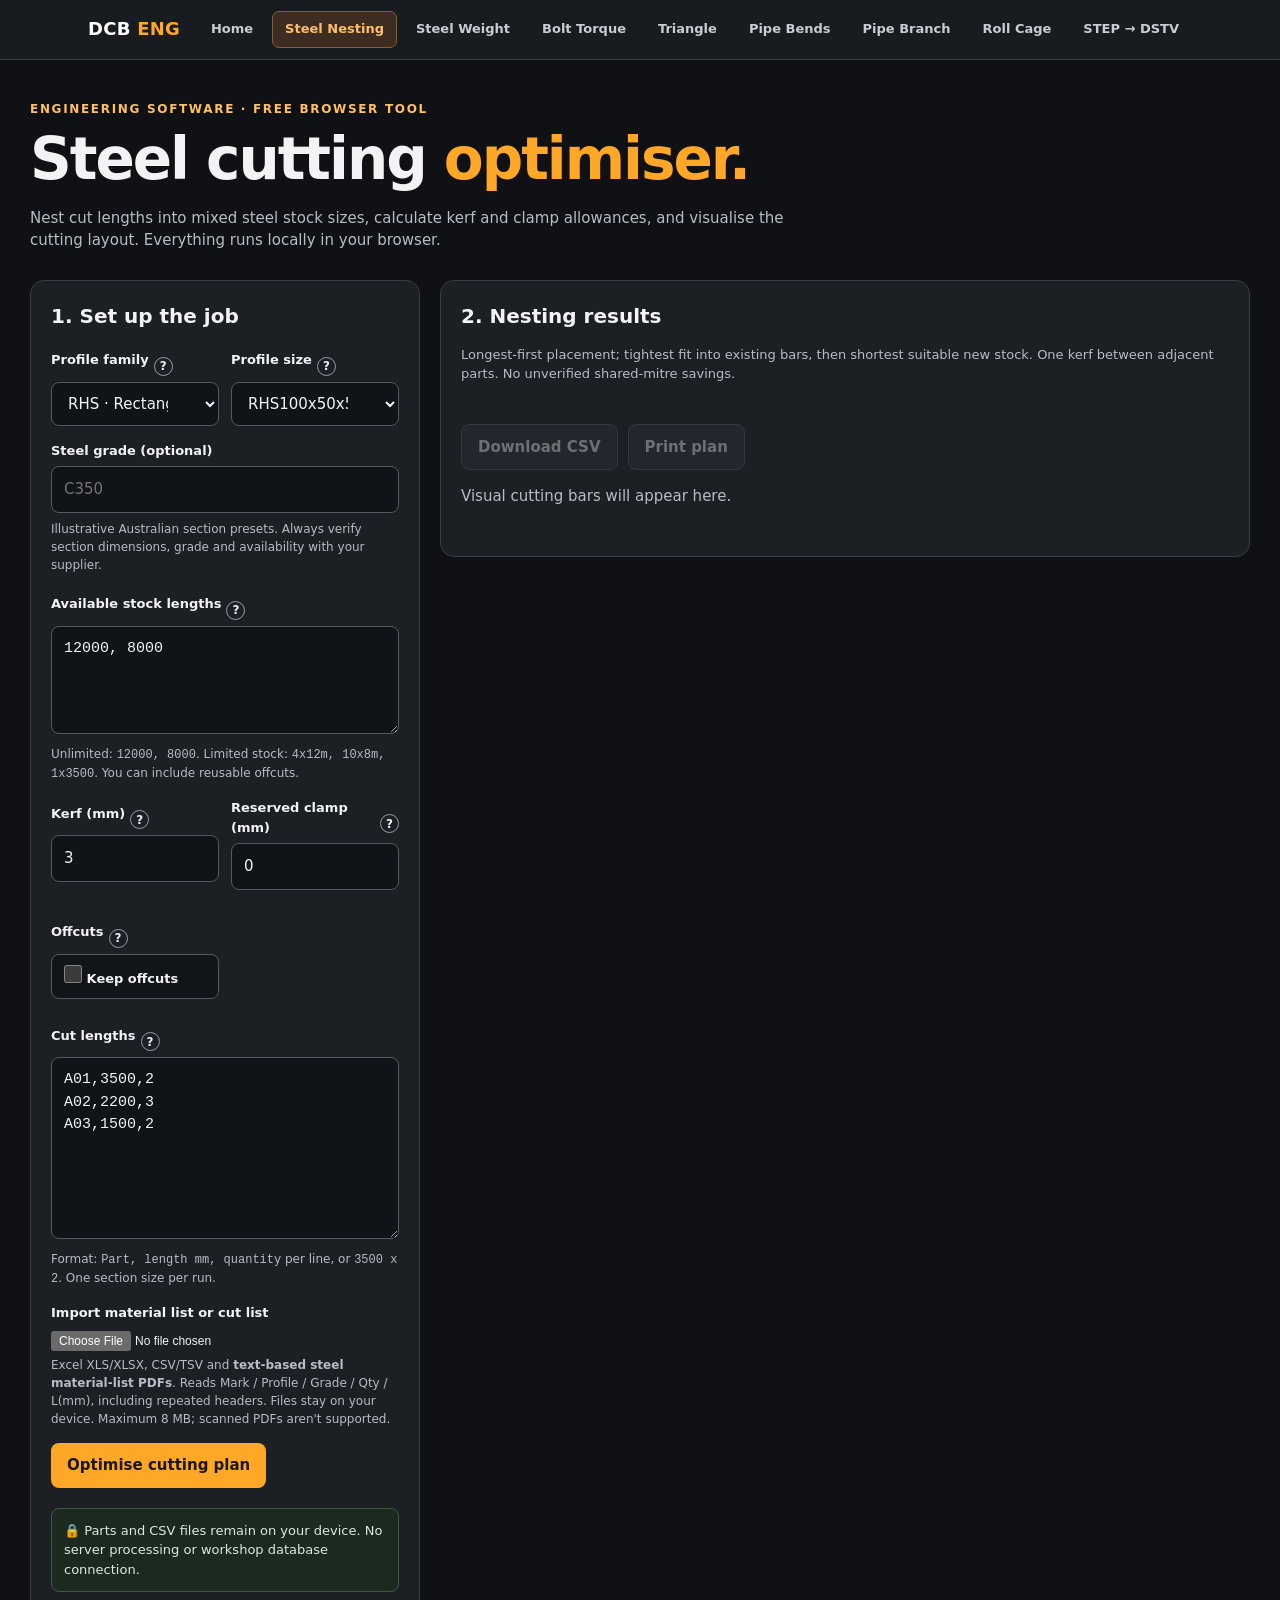
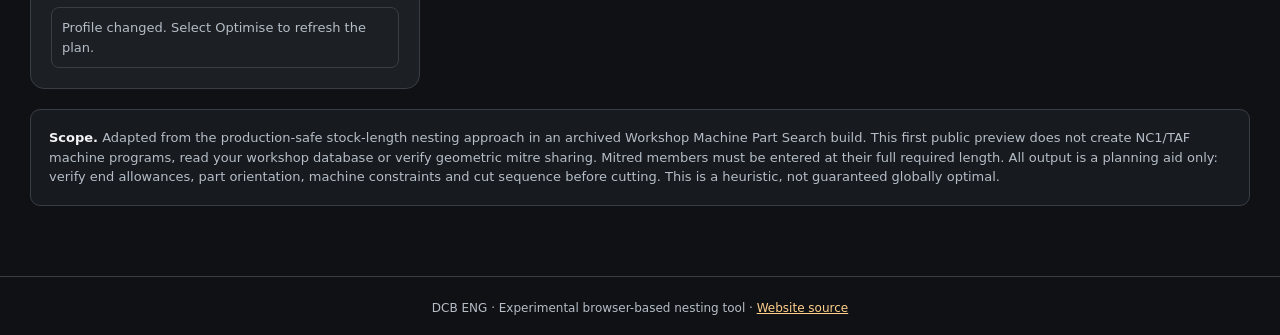
<file: steel-nesting/index.html>
<!doctype html>
<html lang="en"><head>
<meta charset="utf-8"><meta name="viewport" content="width=device-width, initial-scale=1">
<title>Steel Cutting &amp; Stock Nesting Optimiser | DCB ENG</title>
<meta name="description" content="Free steel cutting and stock nesting optimiser. Plan bar lengths, quantities, kerf, clamp allowance and offcuts; import material lists and export cutting plans.">
<link rel="canonical" href="https://dcb-eng.github.io/steel-nesting/">
<meta property="og:title" content="Steel Cutting &amp; Stock Nesting Optimiser | DCB ENG"><meta property="og:type" content="website">
<meta property="og:description" content="Free steel cutting and stock nesting optimiser. Plan bar lengths, quantities, kerf, clamp allowance and offcuts; import material lists and export cutting plans.">
<style>
:root{color-scheme:dark;--bg:#101115;--card:#1c1f24;--card2:#24292f;--border:#393e46;--text:#f1f3f5;--dim:#b5bdc6;--orange:#ffa726}*{box-sizing:border-box}body{margin:0;background:var(--bg);color:var(--text);font:15px/1.5 system-ui,Arial,sans-serif}header{background:#181b20;border-bottom:1px solid var(--border)}.top{max-width:1260px;margin:auto;padding:16px 20px;display:flex;justify-content:space-between;align-items:center;gap:12px}.brand{font-size:18px;font-weight:800;letter-spacing:.03em;color:#fff;text-decoration:none}.brand em{font-style:normal;color:var(--orange)}a{color:#ffd08b}nav{display:flex;gap:18px}main{max-width:1260px;margin:auto;padding:40px 20px 70px}.kicker{color:#ffbf63;letter-spacing:.14em;text-transform:uppercase;font-size:12px;font-weight:700}h1{font-size:clamp(32px,5vw,58px);letter-spacing:-.035em;line-height:1.1;margin:10px 0}h1 span{color:var(--orange)}p.lead{color:var(--dim);max-width:800px;margin-bottom:28px}.layout{display:grid;grid-template-columns:minmax(285px,390px) minmax(0,1fr);align-items:start;gap:20px}.panel{background:var(--card);border:1px solid var(--border);border-radius:14px;padding:20px}h2{font-size:20px;margin:0 0 14px}.grid2{display:grid;grid-template-columns:repeat(2,minmax(0,1fr));gap:12px}.field{margin-bottom:15px}.field label{display:block;font-size:13px;font-weight:700;margin-bottom:6px}input:not([type=file]),textarea{width:100%;padding:11px 12px;background:#101317;color:var(--text);border:1px solid #515963;border-radius:8px;font:inherit;outline-offset:2px}textarea{font-family:ui-monospace,Consolas,monospace;resize:vertical;min-height:108px}input:focus,textarea:focus{outline:2px solid var(--orange)}small{display:block;color:var(--dim);font-size:12px;margin-top:5px}input[type=file]{max-width:100%;font-size:12px}.button{background:var(--orange);border:0;border-radius:8px;color:#1c150a;font:inherit;font-weight:800;cursor:pointer;padding:11px 16px}.button.secondary{background:#2e343c;color:var(--text);border:1px solid #555f6a}.button:disabled{opacity:.38;cursor:not-allowed}.buttons{display:flex;gap:10px;flex-wrap:wrap}.privacy{margin-top:20px;background:#1b2921;border:1px solid #3a5b42;color:#d8ebdd;padding:12px;border-radius:8px;font-size:13px}.status{margin-top:15px;padding:10px;border:1px solid var(--border);border-radius:8px;color:var(--dim);font-size:13px}.status.error{background:#3b2020;border-color:#9b4b44;color:#ffe3db}.status.ok{border-color:#4c765d;color:#d9f5e0}.stats{display:grid;grid-template-columns:repeat(4,minmax(0,1fr));gap:10px;margin:20px 0}.stat{padding:12px;border:1px solid var(--border);border-radius:9px;background:var(--card2)}.stat strong{display:block;font-size:21px}.stat small{margin-top:0}.bar{margin:14px 0;padding:14px;border:1px solid var(--border);border-radius:10px;background:var(--card2)}.barheader{display:flex;justify-content:space-between;gap:10px;flex-wrap:wrap}.barheader span{color:var(--dim);font-size:13px}.track{display:flex;overflow:hidden;width:100%;height:45px;border:1px solid #58616d;border-radius:5px;background:#14181e;margin:10px 0}.seg{min-width:0;border-right:1px solid #252a30;display:flex;align-items:center;justify-content:center;color:#13191f;white-space:nowrap;overflow:hidden;font-weight:700;font-size:11px}.p0{background:#ffc375}.p1{background:#a3d2e7}.p2{background:#dab0ec}.p3{background:#a9d8b5}.kerf{min-width:2px;background:#d65c52}.offcut{background:#385348;color:#c9ead2}.scrap{background:#424850;color:#e0e0e0}.clamp{background:repeating-linear-gradient(45deg,#4b515c,#4b515c 7px,#2e343a 7px,#2e343a 14px);color:#fff}.legend{font-size:12px;color:var(--dim)}details{margin-top:12px}summary{cursor:pointer;color:#ffcb85;font-size:13px}table{border-collapse:collapse;width:100%;margin-top:8px;font-size:12px}td,th{text-align:left;padding:5px 3px;border-bottom:1px solid var(--border)}td.num,th.num{text-align:right}.warning{padding:10px 12px;border:1px solid #a26f33;color:#ffddb0;background:#332919;border-radius:8px;font-size:13px;margin:10px 0}.notes{color:var(--dim);border:1px solid var(--border);background:#171a1f;border-radius:10px;margin-top:20px;padding:18px;font-size:13px}.notes strong{color:var(--text)}footer{text-align:center;color:var(--dim);border-top:1px solid var(--border);padding:22px;font-size:12px}@media(max-width:860px){.layout{grid-template-columns:1fr}main{padding:28px 14px 60px}.panel{padding:15px}.stats{grid-template-columns:repeat(2,1fr)}.top{padding:14px}}@media print{body{background:white;color:black}header,.input-panel,.buttons,.privacy,.status,.notes{display:none!important}.layout{display:block}.panel,.bar,.stat{background:white;color:black;border:1px solid #aaa;break-inside:avoid}.track,.seg{print-color-adjust:exact;-webkit-print-color-adjust:exact}.legend,.barheader span,.stat small{color:#555}}
.profile-grid{margin-top:4px}.profile-note{display:block;margin:-8px 0 15px}.field-label{display:flex;align-items:center;gap:5px;margin-bottom:6px}.field-label>label{margin-bottom:0}select{width:100%;padding:11px 34px 11px 12px;background:#101317;color:var(--text);border:1px solid #515963;border-radius:8px;font:inherit;cursor:pointer;min-width:0}select:focus{outline:2px solid var(--orange);outline-offset:2px}.help{position:relative;display:inline-flex;align-items:center;flex:none}.help>summary{display:inline-flex;align-items:center;justify-content:center;width:19px;height:19px;border-radius:50%;border:1px solid #939da9;color:#e9edf2;font-weight:700;font-size:12px;cursor:help;list-style:none;user-select:none}.help>summary::-webkit-details-marker{display:none}.help>summary::marker{content:''}.help>summary:focus-visible{outline:2px solid var(--orange);outline-offset:2px}.help .tooltip{display:none;position:absolute;z-index:40;bottom:calc(100% + 8px);left:-20px;min-width:210px;width:clamp(210px,22vw,310px);max-width:calc(100vw - 45px);padding:11px 12px;background:#343b44;border:1px solid #66717e;box-shadow:0 8px 22px #000a;border-radius:9px;color:white;font-size:12px;font-weight:400;line-height:1.5;white-space:normal;pointer-events:none}.help:hover .tooltip,.help:focus-within .tooltip,.help[open] .tooltip{display:block}#customProfileWrap[hidden]{display:none!important}@media(max-width:500px){.profile-grid{grid-template-columns:1fr}.help .tooltip{left:-110px}}
.import-panel{border:1px solid #61738b;background:#1a2430;padding:14px;border-radius:10px;margin:4px 0 18px}.import-panel[hidden]{display:none!important}.import-panel h3{margin:0 0 8px;font-size:16px}.import-note{font-size:12px;color:#c3d8e9;margin:8px 0}.import-panel select{width:100%;max-width:100%;min-width:0;padding:10px 9px;border-radius:8px;color:#f1f3f5;background:#101317;border:1px solid #515963;font:inherit}.import-panel .warning{margin:8px 0}.import-panel .field{min-width:0}
.checkbox-field{display:flex;align-items:center;gap:10px;background:#111419;border:1px solid #515963;border-radius:8px;padding:10px 12px;min-height:44px;cursor:pointer;font-weight:600}.checkbox-field input[type=checkbox]{appearance:auto;accent-color:var(--orange);width:18px;height:18px;margin:0;cursor:pointer;flex-shrink:0}.field-label-text{font-size:13px;font-weight:700}.checkbox-field:focus-within{outline:2px solid var(--orange);outline-offset:2px}

/* DCB ENG shared workshop navigation */
.dcb-nav{background:#181b20;border-bottom:1px solid #393e46;color:#f1f3f5;font:14px/1.45 system-ui,"Segoe UI",Arial,sans-serif}
.dcb-nav *{box-sizing:border-box}
.dcb-nav__inner{max-width:1140px;margin:0 auto;padding:11px 18px;display:flex;align-items:center;justify-content:space-between;gap:14px}
.dcb-nav__brand{flex:none;color:#fff!important;text-decoration:none!important;font-size:18px;font-weight:800;letter-spacing:.015em}
.dcb-nav__brand span{color:#ffa726}
.dcb-nav__links{display:flex;align-items:center;justify-content:flex-end;gap:6px;flex-wrap:wrap;margin:0;padding:0}
.dcb-nav__link{display:inline-flex;align-items:center;justify-content:center;padding:8px 12px;min-height:36px;border:1px solid transparent;border-radius:7px;text-decoration:none!important;color:#c9cdd3!important;font-size:13px;font-weight:600;white-space:nowrap;transition:background-color .15s,border-color .15s,color .15s}
.dcb-nav__link:hover{background:#30343b;border-color:#565c64;color:#fff!important}
.dcb-nav__link:focus-visible,.dcb-nav__brand:focus-visible{outline:2px solid #ffa726;outline-offset:3px}
.dcb-nav__link[aria-current="page"]{background:#3c2d20;border-color:#8d5d2c;color:#ffbe6e!important}
@media(max-width:680px){.dcb-nav__inner{align-items:flex-start;flex-direction:column;gap:8px;padding:10px 14px}.dcb-nav__links{justify-content:flex-start;gap:4px}.dcb-nav__link{padding:7px 9px;font-size:12px;min-height:32px}}
</style><meta name="application-version" content="steel-nesting-pdf-import-20261105-fix1">
<meta property="og:site_name" content="DCB ENG">
<meta property="og:url" content="https://dcb-eng.github.io/steel-nesting/">
<meta property="og:image" content="https://dcb-eng.github.io/dcb_eng_chrome_logo.png">
<meta name="twitter:card" content="summary">
<script type="application/ld+json">
{
  "@context": "https://schema.org",
  "@type": "WebApplication",
  "name": "Steel Cutting & Stock Nesting Optimiser",
  "url": "https://dcb-eng.github.io/steel-nesting/",
  "description": "Free steel cutting and stock nesting optimiser. Plan bar lengths, quantities, kerf, clamp allowance and offcuts; import material lists and export cutting plans.",
  "applicationCategory": "EngineeringApplication",
  "operatingSystem": "Any modern browser",
  "isAccessibleForFree": true,
  "publisher": {
    "@type": "Organization",
    "name": "DCB ENG",
    "url": "https://dcb-eng.github.io/"
  }
}
</script>
</head><body>
<div class="dcb-nav"><div class="dcb-nav__inner"><a class="dcb-nav__brand" href="https://dcb-eng.github.io/">DCB <span>ENG</span></a><nav class="dcb-nav__links" aria-label="Workshop tools"><a class="dcb-nav__link" href="https://dcb-eng.github.io/">Home</a><a class="dcb-nav__link" aria-current="page" href="https://dcb-eng.github.io/steel-nesting/">Steel Nesting</a><a class="dcb-nav__link" href="https://dcb-eng.github.io/steel-weight/">Steel Weight</a><a class="dcb-nav__link" href="/bolt-torque/">Bolt Torque</a><a class="dcb-nav__link" href="https://dcb-eng.github.io/triangle-calculator/">Triangle</a><a class="dcb-nav__link" href="https://dcb-eng.github.io/pipe-bend/">Pipe Bends</a><a class="dcb-nav__link" href="https://dcb-eng.github.io/pipe-branch/">Pipe Branch</a><a class="dcb-nav__link" href="https://dcb-eng.github.io/roll-cage/">Roll Cage</a><a class="dcb-nav__link" href="https://dcb-eng.github.io/step-dstv-converter/">STEP → DSTV</a></nav></div></div>
<main><div class="kicker">Engineering software · free browser tool</div><h1>Steel cutting <span>optimiser.</span></h1>
<p class="lead">Nest cut lengths into mixed steel stock sizes, calculate kerf and clamp allowances, and visualise the cutting layout. Everything runs locally in your browser.</p>
<div class="layout">
<section class="panel input-panel"><h2>1. Set up the job</h2>
<div class="import-panel" id="rollCageTransferPanel" hidden>
  <h3>Roll Cage Generator · imported cut list</h3>
  <div class="import-note" id="rollCageTransferSummary" role="status"></div>
  <div class="field"><label for="rollCageTransferProfile">CHS size to nest</label><select id="rollCageTransferProfile" aria-label="Choose imported roll-cage tube size"></select></div>
  <div class="warning">Lengths are <strong>prep blanks</strong>, including extra material for end fitting and bending. Check actual stock length, kerf and reserved clamp before optimising. Each different CHS diameter and wall nests separately.</div>
  <a href="../roll-cage/#cageCutPanel">Return to Roll Cage Generator</a>
</div>
<div class="grid2 profile-grid">
  <div class="field"><div class="field-label"><label for="profileFamily">Profile family</label><details class="help"><summary aria-label="Help: Choose the type of steel section. This filter" title="Show help">?</summary><span class="tooltip" role="note">Choose the type of steel section. This filters the size options; it does not change cut lengths or stock automatically.</span></details></div>
    <select id="profileFamily">
      <option value="RHS" selected>RHS · Rectangular hollow</option>
      <option value="SHS">SHS · Square hollow</option>
      <option value="CHS">CHS · Circular hollow</option>
      <option value="PFC">PFC · Channel</option>
      <option value="UB">UB · Universal beam</option>
      <option value="UC">UC · Universal column</option>
      <option value="EA">EA · Equal angle</option>
      <option value="UA">UA · Unequal angle</option>
      <option value="FLAT">Flat bar</option>
      <option value="CUSTOM">Custom / Other</option>
    </select>
  </div>
  <div class="field"><div class="field-label"><label for="profileSize">Profile size</label><details class="help"><summary aria-label="Help: Pick a sample Australian section designation." title="Show help">?</summary><span class="tooltip" role="note">Pick a sample Australian section designation. These are convenient starting points, not a guarantee of supplier availability. Select Custom size to enter another size.</span></details></div>
    <select id="profileSize" aria-label="Profile size"></select>
  </div>
</div>
<div class="field" id="customProfileWrap" hidden><div class="field-label"><label for="customProfile">Custom section size</label><details class="help"><summary aria-label="Help: Enter your actual profile designation. This w" title="Show help">?</summary><span class="tooltip" role="note">Enter your actual profile designation. This will be used in the exported CSV and checked against any profile column in the imported cut list.</span></details></div>
  <input id="customProfile" placeholder="e.g. RHS200x100x5" autocomplete="off">
</div>
<input type="hidden" id="profile" value="RHS100x50x5">
<div class="field"><label for="grade">Steel grade (optional)</label><input id="grade" placeholder="C350"></div>
<small class="profile-note">Illustrative Australian section presets. Always verify section dimensions, grade and availability with your supplier.</small>
<div class="field"><div class="field-label"><label for="stocks">Available stock lengths</label><details class="help"><summary aria-label="Help: List stock lengths in millimetres, such as 12" title="Show help">?</summary><span class="tooltip" role="note">List stock lengths in millimetres, such as 12000, 8000. Prefix a quantity with x, such as 4x12m. Stock without a quantity is treated as unlimited; shorter offcuts may also be entered.</span></details></div><textarea id="stocks" rows="3">12000, 8000</textarea><small>Unlimited: <code>12000, 8000</code>. Limited stock: <code>4x12m, 10x8m, 1x3500</code>. You can include reusable offcuts.</small></div>
<div class="grid2">
 <div class="field"><div class="field-label"><label for="kerf">Kerf (mm)</label><details class="help"><summary aria-label="Help: Material lost in the cut. This planner counts" title="Show help">?</summary><span class="tooltip" role="note">Material lost in the cut. This planner counts one kerf between adjacent parts on a bar, not at the free end. Example: 3 mm for a bandsaw, or 10 mm for RoboRail. Use the actual kerf for your machine.</span></details></div><input id="kerf" type="number" value="3" min="0" step="0.1"></div>
 <div class="field"><div class="field-label"><label for="clamp">Reserved clamp (mm)</label><details class="help"><summary aria-label="Help: Length that the machine clamp or chuck cannot" title="Show help">?</summary><span class="tooltip" role="note">Length that the machine clamp or chuck cannot cut on each stock bar. It reduces usable stock length. Set 0 mm when no additional clamp allowance is required. For example, 400 mm reserved from a 12,000 mm bar leaves 11,600 mm usable.</span></details></div><input id="clamp" type="number" value="0" min="0" step="1"></div>
 <div class="field">
 <div class="field-label"><span class="field-label-text">Offcuts</span><details class="help"><summary aria-label="Help: Keep offcuts" title="Show help">?</summary><span class="tooltip" role="note">Tick Keep offcuts to label all positive leftover usable lengths as KEEP; untick to mark them SCRAP. This changes only the offcut labels and CSV output, not cut placement or bar quantities.</span></details></div>
 <label class="checkbox-field" for="keep"><input id="keep" type="checkbox"> <span>Keep offcuts</span></label>
</div>
</div>
<div class="field"><div class="field-label"><label for="parts">Cut lengths</label><details class="help"><summary aria-label="Help: Enter one item per line as Part mark, length " title="Show help">?</summary><span class="tooltip" role="note">Enter one item per line as Part mark, length in mm, quantity. Example A01,3500,2. You can also type 3500 x 2. Imported lists should contain only one profile at a time.</span></details></div><textarea id="parts" rows="7">A01,3500,2
A02,2200,3
A03,1500,2</textarea><small>Format: <code>Part, length mm, quantity</code> per line, or <code>3500 x 2</code>. One section size per run.</small></div>
<div class="field">
  <label for="upload">Import material list or cut list</label>
  <input id="upload" type="file" accept=".xls,.xlsx,.xlsm,.csv,.tsv,.txt,.pdf,application/pdf,application/vnd.ms-excel,application/vnd.openxmlformats-officedocument.spreadsheetml.sheet">
  <small>Excel XLS/XLSX, CSV/TSV and <b>text-based steel material-list PDFs</b>. Reads Mark / Profile / Grade / Qty / L(mm), including repeated headers. Files stay on your device. Maximum 8 MB; scanned PDFs aren't supported.</small>
</div>
<div id="importPanel" class="import-panel" hidden>
 <h3>Review imported material</h3>
 <div id="fileInfo" class="import-note"></div>
 <div class="grid2">
  <div class="field"><label for="importProfile">Profile to nest</label><select id="importProfile"></select></div>
  <div class="field"><label for="importGrade">Material grade</label><select id="importGrade"></select></div>
 </div>
 <div id="importSummary" class="import-note" role="status"></div>
 <small>One profile and grade per plan. Section and grade are copied into your plan automatically. PDF page headers and subtotals are ignored; review the imported quantities before cutting.</small>
</div>
<button class="button" id="run" type="button">Optimise cutting plan</button>
<div class="privacy">🔒 Parts and CSV files remain on your device. No server processing or workshop database connection.</div><div class="status" id="status" role="status">Enter your parts and select Optimise.</div>
</section>
<section class="panel" id="results"><h2>2. Nesting results</h2>
<p class="lead" style="font-size:13px;margin:0">Longest-first placement; tightest fit into existing bars, then shortest suitable new stock. One kerf between adjacent parts. No unverified shared-mitre savings.</p>
<div class="stats" id="stats"></div><div id="warnings"></div>
<div class="buttons"><button class="button secondary" id="download" disabled>Download CSV</button><button class="button secondary" id="print" disabled>Print plan</button></div><div id="bars"><p class="lead">Visual cutting bars will appear here.</p></div>
</section></div>
<div class="notes"><strong>Scope.</strong> Adapted from the production-safe stock-length nesting approach in an archived Workshop Machine Part Search build. This first public preview does not create NC1/TAF machine programs, read your workshop database or verify geometric mitre sharing. Mitred members must be entered at their full required length. All output is a planning aid only: verify end allowances, part orientation, machine constraints and cut sequence before cutting. This is a heuristic, not guaranteed globally optimal.</div>
</main><footer>DCB ENG · Experimental browser-based nesting tool · <a href="https://github.com/DCB-ENG/DCB-ENG.github.io">Website source</a></footer>
<script>function parseStocks(text){
 const map=new Map(),pieces=String(text).split(/[,;\n]+/).map(s=>s.trim()).filter(Boolean);
 if(!pieces.length)throw Error("Enter available stock lengths.");
 for(const p of pieces){
  const m=p.match(/^(?:(\d+)\s*[x×]\s*)?(\d+(?:\.\d+)?)\s*(m|mm)?$/i);
  if(!m)throw Error("Invalid stock option: "+p+" (use 12000 or 4x12m)");
  const length=+(Number(m[2])*(m[3]?.toLowerCase()==="m"?1000:1)).toFixed(3),qty=m[1]?Number(m[1]):null;
  if(!(length>0&&length<1000000)||qty!==null&&(qty<1||qty>100000))throw Error("Invalid stock length or quantity: "+p);
  const k=String(length);
  if(map.has(k)){const old=map.get(k);old.qty=old.qty===null||qty===null?null:old.qty+qty;}
  else map.set(k,{length,qty});
 }
 return [...map.values()].sort((a,b)=>a.length-b.length);
}
function parseParts(text){
 const lines=String(text).replace(/\r/g,"").split("\n").map(s=>s.trim()).filter(Boolean);
 if(!lines.length)throw Error("Enter your parts.");
 const parts=[];let profiles=new Set();
 for(const [i,line] of lines.entries()){
  if(line.startsWith("#"))continue;
  if(i===0&&/^(part|part mark|name)\s*[,;\t]/i.test(line))continue;
  let name,raw,qty,profile="";
  const simple=line.match(/^(\d+(?:\.\d+)?)\s*[x×]\s*(\d+)$/i);
  if(simple){name="Part "+(i+1);raw=simple[1];qty=simple[2];}
  else{
   const c=line.split(/[,;\t]/).map(s=>s.trim());
   if(c.length===1){name="Part "+(i+1);raw=c[0];qty=1;}
   else if(c.length===2 && /^\d/.test(c[0])){name="Part "+(i+1);raw=c[0];qty=c[1];}
   else{name=c[0]||"Part "+(i+1);raw=c[1];qty=c[2]||1;profile=c[3]||"";}
  }
  const mm=String(raw||"").match(/^(\d+(?:\.\d+)?)\s*(mm|m)?$/i);
  const length=mm?Number(mm[1])*(mm[2]?.toLowerCase()==="m"?1000:1):NaN;
  const count=Number(qty);
  if(!Number.isFinite(length)||length<=0||length>1000000||!Number.isInteger(count)||count<1||count>1000)throw Error("Invalid part on line "+(i+1)+": "+line);
  if(profile)profiles.add(profile.toLowerCase());
  for(let k=0;k<count;k++){parts.push({name,length,profile});if(parts.length>2000)throw Error("Maximum 2,000 expanded parts.");}
 }
 if(profiles.size>1)throw Error("One profile per run: filter mixed-profile CSV files before nesting.");
 if(!parts.length)throw Error("No valid parts found.");
 return parts;
}
function nest(parts,stocks,kerf,clamp,keepOffcuts){
 if(!parts.length||!stocks.length)throw Error("Parts and stock are required.");
 for(const x of [kerf,clamp])if(!Number.isFinite(x)||x<0||x>100000)throw Error("Kerf and clamp allowance must be nonnegative.");
 if(typeof keepOffcuts!=="boolean")throw Error("Keep offcuts must be a checkbox value.");
 const inventory=stocks.map(s=>({...s,remaining:s.qty})),bars=[],unplaced=[];
 const ordered=[...parts].sort((a,b)=>b.length-a.length||a.name.localeCompare(b.name));
 for(const part of ordered){
  let chosen=null,left=Infinity;
  for(const bar of bars){
   const rem=bar.usable-bar.used-part.length-(bar.parts.length?kerf:0);
   if(rem>=-1e-8&&rem<left){chosen=bar;left=rem;}
  }
  if(!chosen){
   const suitable=inventory.filter(s=>part.length<=s.length-clamp+1e-8);
   if(!suitable.length){unplaced.push(part);continue;}
   const available=suitable.filter(s=>s.remaining===null||s.remaining>0);
   const stock=(available.length?available:suitable)[0];
   const extra=!available.length;
   if(!extra&&stock.remaining!==null)stock.remaining--;
   chosen={number:bars.length+1,length:stock.length,usable:stock.length-clamp,used:0,extra,parts:[]};
   bars.push(chosen);
  }
  const cutKerf=chosen.parts.length?kerf:0;
  const start=chosen.used+cutKerf;
  const end=start+part.length;
  chosen.parts.push({...part,start,end,kerfBefore:cutKerf});
  chosen.used=end;
 }
 for(const bar of bars){
  bar.offcut=Math.max(0,bar.usable-bar.used);
  bar.kerf=kerf*Math.max(0,bar.parts.length-1);
  bar.partsLength=bar.parts.reduce((s,p)=>s+p.length,0);
  bar.keep=keepOffcuts&&bar.offcut>0;
 }
 const sum=fn=>bars.reduce((s,b)=>s+fn(b),0);
 return {bars,unplaced,stats:{bars:bars.length,placed:bars.reduce((s,b)=>s+b.parts.length,0),total:parts.length,extra:bars.filter(b=>b.extra).length,stock:sum(b=>b.length),parts:sum(b=>b.partsLength),kerf:sum(b=>b.kerf),clamp:clamp*bars.length,offcut:sum(b=>b.offcut),keep:sum(b=>b.keep?b.offcut:0)}};
}

'use strict';
const el=id=>document.getElementById(id),fmt=x=>Number(x).toLocaleString('en-AU',{maximumFractionDigits:2}),mm=x=>fmt(x)+' mm';
const safe=x=>String(x).replace(/[&<>"']/g,c=>({'&':'&amp;','<':'&lt;','>':'&gt;','"':'&quot;',"'":'&#39;'}[c]));
let last=null;

const PROFILE_PRESETS = Object.freeze({
 RHS:['RHS50x25x2.5','RHS75x50x3','RHS100x50x3','RHS100x50x5','RHS150x100x5','RHS150x100x6','RHS200x100x6','RHS250x150x6','RHS300x200x8'],
 SHS:['SHS50x50x3','SHS65x65x3','SHS75x75x4','SHS100x100x5','SHS125x125x5','SHS150x150x6','SHS200x200x6','SHS250x250x9'],
 CHS:['CHS48.3x3.2','CHS60.3x3.6','CHS76.1x3.6','CHS88.9x5.0','CHS114.3x5.4','CHS139.7x5.4','CHS168.3x6.4'],
 PFC:['PFC100x50','PFC125x65','PFC150x75','PFC180x75','PFC200x75','PFC250x90','PFC300x90'],
 UB:['150UB14','200UB18','250UB25','310UB32','360UB44','410UB54','460UB67'],
 UC:['100UC14.8','150UC23.4','200UC46.2','250UC72.9','310UC96.8'],
 EA:['EA50x50x5','EA65x65x6','EA75x75x6','EA90x90x8','EA100x100x8','EA125x125x10'],
 UA:['UA65x50x5','UA75x50x6','UA100x65x7','UA125x75x8','UA150x90x10'],
 FLAT:['FLAT25x3','FLAT40x5','FLAT50x6','FLAT75x10','FLAT100x10'],
 CUSTOM:[]
});
function syncSelectedProfile(){
 const chosen=el('profileSize').value;
 const custom=el('profileFamily').value==='CUSTOM'||chosen==='__custom__';
 el('customProfileWrap').hidden=!custom;
 el('profile').value=custom?el('customProfile').value.trim():chosen;
 status('Profile changed. Select Optimise to refresh the plan.');
}
function refreshProfileSizes(){
 const family=el('profileFamily').value, select=el('profileSize');
 const previous=el('profile').value;
 const options=PROFILE_PRESETS[family]||[];
 select.replaceChildren();
 for(const designation of options){
  const opt=document.createElement('option');opt.value=designation;opt.textContent=designation;select.appendChild(opt);
 }
 const customOpt=document.createElement('option');
 customOpt.value='__custom__';customOpt.textContent='Custom size…';select.appendChild(customOpt);
 select.value=options.includes(previous)?previous:(options.length?options[0]:'__custom__');
 if(family==='CUSTOM'&&previous&&!el('customProfile').value)el('customProfile').value=previous;
 syncSelectedProfile();
}
el('profileFamily').addEventListener('change',refreshProfileSizes);
el('profileSize').addEventListener('change',syncSelectedProfile);
el('customProfile').addEventListener('input',syncSelectedProfile);
refreshProfileSizes();

function status(message,type=''){el('status').textContent=message;el('status').className='status '+type;}
for(const id of ['profile','grade','stocks','parts','kerf','clamp','keep'])el(id).addEventListener('input',()=>status('Inputs changed. Select Optimise to refresh the plan.'));
// Material file parsing and filtering are handled by material-import.js.
function barStockSummary(bars){
 const counts=new Map();
 for(const bar of bars)counts.set(bar.length,(counts.get(bar.length)||0)+1);
 return [...counts.entries()].sort((a,b)=>a[0]-b[0])
  .map(([length,count])=>count+' × '+fmt(length/1000)+' m').join(' + ')||'0';
}
function render(plan){
 const s=plan.stats;
 const stats=[['Stock bars',barStockSummary(plan.bars)],['Parts placed',s.placed+'/'+s.total],['Total part length',mm(s.parts)],['Offcuts',fmt(s.offcut/1000)+' m'],['Kerf loss',mm(s.kerf)],['Clamp reserved',mm(s.clamp)],['Offcuts marked KEEP',mm(s.keep)],['Extra bars',s.extra]];
 el('stats').innerHTML=stats.map(row=>'<div class="stat"><strong>'+row[1]+'</strong><small>'+row[0]+'</small></div>').join('');
 el('warnings').innerHTML=(s.extra?'<div class="warning">'+s.extra+' extra bar(s) required beyond available quantities.</div>':'')+(plan.unplaced.length?'<div class="warning">'+plan.unplaced.length+' part(s) unplaced: too long for listed stock after clamp allowance.</div>':'');
 el('bars').innerHTML=plan.bars.map(b=>{
  const pieces=[];
  b.parts.forEach((p,i)=>{
   if(p.kerfBefore)pieces.push('<div class="seg kerf" style="flex:'+p.kerfBefore+'" title="Kerf '+mm(p.kerfBefore)+'"></div>');
   pieces.push('<div class="seg p'+(i%4)+'" style="flex:'+p.length+'" title="'+safe(p.name)+' · '+mm(p.length)+'">'+(p.length/b.length>.11?safe(p.name):'')+'</div>');
  });
  if(b.offcut)pieces.push('<div class="seg '+(b.keep?'offcut':'scrap')+'" style="flex:'+b.offcut+'" title="Offcut '+mm(b.offcut)+'"></div>');
  if(last.clamp)pieces.push('<div class="seg clamp" style="flex:'+last.clamp+'" title="Clamp '+mm(last.clamp)+'"></div>');
  const rows=b.parts.map((p,i)=>'<tr><td>'+(i+1)+'</td><td>'+safe(p.name)+'</td><td class="num">'+fmt(p.length)+'</td><td class="num">'+fmt(p.start)+'</td><td class="num">'+fmt(p.end)+'</td></tr>').join('');
  return '<article class="bar"><div class="barheader"><strong>Bar '+b.number+' · '+mm(b.length)+(b.extra?' · EXTRA STOCK':'')+'</strong><span>'+b.parts.length+' members · offcut '+mm(b.offcut)+'</span></div><div class="track" aria-label="Cut layout for bar '+b.number+'">'+pieces.join('')+'</div><div class="legend">Members '+mm(b.partsLength)+' · kerf '+mm(b.kerf)+' · clamp '+mm(last.clamp)+' · '+(b.keep?'KEEP':'SCRAP')+' offcut '+mm(b.offcut)+'</div><details><summary>Cut sequence and positions</summary><table><tr><th>#</th><th>Part</th><th class="num">Length</th><th class="num">Start</th><th class="num">End</th></tr>'+rows+'</table></details></article>';
 }).join('')||'<p>No parts could be placed.</p>';
}
function optimise(){
 try{
  const stocks=parseStocks(el('stocks').value),parts=parseParts(el('parts').value);
  const kerf=Number(el('kerf').value),clamp=Number(el('clamp').value),keep=el('keep').checked,profile=el('profile').value.trim();
  if(!profile)throw Error('Enter a custom section size before optimising.');
  if(parts.some(p=>p.profile&&profile&&p.profile.toLowerCase()!==profile.toLowerCase()))throw Error('Imported profile differs from the selected profile. Optimise one profile at a time.');
  const plan=nest(parts,stocks,kerf,clamp,keep);
  last={...plan,kerf,clamp,keep,profile,grade:el('grade').value.trim()};
  render(plan);
  el('download').disabled=false;el('print').disabled=false;
  status('Calculated locally: '+plan.stats.placed+' of '+plan.stats.total+' parts placed.',plan.unplaced.length?'error':'ok');
 }catch(e){status(e.message||String(e),'error');}
}
function download(){
 if(!last)return;
 const rows=[['Profile','Grade','Bar','Stock_mm','Extra_stock','Seq','Part','Length_mm','Start_mm','End_mm','Kerf_before_mm','Offcut_mm','Offcut_status','Status']];
 for(const b of last.bars)for(const [i,p] of b.parts.entries())rows.push([last.profile,last.grade,b.number,b.length,b.extra?'YES':'NO',i+1,p.name,p.length,p.start,p.end,p.kerfBefore,b.offcut,b.offcut===0?'NONE':(b.keep?'KEEP':'SCRAP'),'PLACED']);
 for(const p of last.unplaced)rows.push([last.profile,last.grade,'','','','',p.name,p.length,'','','','','','UNPLACED']);
 const cell=v=>{const s=String(v==null?'':v);return /[,"\n\r]/.test(s)?'"'+s.replace(/"/g,'""')+'"':s;};
 const content='\uFEFF'+rows.map(row=>row.map(cell).join(',')).join('\r\n');
 const url=URL.createObjectURL(new Blob([content],{type:'text/csv;charset=utf-8'}));
 const a=document.createElement('a');a.href=url;a.download='DCB_ENG_cutting_plan.csv';document.body.appendChild(a);a.click();a.remove();setTimeout(()=>URL.revokeObjectURL(url),1000);
}
el('run').addEventListener('click',optimise);
el('download').addEventListener('click',download);
el('print').addEventListener('click',()=>window.print());
</script>
<!-- The entire importer is bundled inline so browser caches cannot mix script versions. -->
<script>
'use strict';
// Browser-only import of simple cut lists and multi-section steel material reports.
let materialRecords=[];
let materialSource='';
function cleanCell(value){return String(value==null?'':value).replace(/\u00a0/g,' ').trim();}
function headerKey(value){return cleanCell(value).toLowerCase().replace(/[^a-z0-9]/g,'');}
function normalProfile(value){return cleanCell(value).replace(/[\u00d7*]/g,'x').replace(/\s+/g,'');}
function profileKey(value){return normalProfile(value).toUpperCase();}
function numeric(value){
 if(typeof value==='number')return value;
 const text=cleanCell(value).replace(/,/g,'');
 if(!text || !/^[+-]?\d+(?:\.\d+)?$/.test(text))return NaN;
 return Number(text);
}
function headerColumns(row){
 const keys=row.map(headerKey);
 const find=(names)=>keys.findIndex(k=>names.includes(k));
 const col={
  profile:find(['profile','profil','section','sectionsize','sectiondesignation','profiledesignation','materialsize','size']),
  part:find(['partpos','partmark','partname','partno','partnumber','partid','mark','markno','position','piece','item','itemno','part']),
  grade:find(['grade','steelgrade','materialgrade','quality','materialquality']),
  qty:find(['qty','quantity','requiredqty','qtyrequired','pieces','pcs','count','numberrequired']),
  length:find(['lengthmm','length','cutlengthmm','cutlength','memberlength','memberlengthmm','lenmm','len'])
 };
 return col.part>=0&&col.qty>=0&&col.length>=0?col:null;
}
function extractMaterialRecords(sheets,fallbackProfile,fallbackGrade){
 const records=[];
 let dataRows=0,invalid=0,headers=0,totals=0;
 for(const sheet of sheets){
  let cols=null;
  for(const [rowIndex,row] of sheet.rows.entries()){
   const cells=Array.isArray(row)?row:[];
   if(!cells.length)continue;
   const header=headerColumns(cells);
   if(header){cols=header;headers++;continue;}
   const flat=cells.map(cleanCell).filter(Boolean);
   if(!flat.length)continue;
   if(flat.some(x=>/^(subtotal|grand total|total|totals)$/i.test(x))){totals++;continue;}
   let rawPart,rawLen,rawQty,rawProfile,rawGrade;
   if(cols){
    rawPart=cells[cols.part];rawLen=cells[cols.length];rawQty=cells[cols.qty];
    rawProfile=cols.profile>=0?cells[cols.profile]:fallbackProfile;
    rawGrade=cols.grade>=0?cells[cols.grade]:fallbackGrade;
   }else{
    // Legacy plain CSV: mark,length,quantity or length,quantity
    if(cells.length>=3&&cleanCell(cells[0])&&!Number.isFinite(numeric(cells[0]))){
     rawPart=cells[0];rawLen=cells[1];rawQty=cells[2];rawProfile=fallbackProfile;rawGrade=fallbackGrade;
    }else if(cells.length>=2&&Number.isFinite(numeric(cells[0]))){
     rawPart='Part '+(rowIndex+1);rawLen=cells[0];rawQty=cells[1];rawProfile=fallbackProfile;rawGrade=fallbackGrade;
    }else continue;
   }
   const name=cleanCell(rawPart),profile=normalProfile(rawProfile),grade=cleanCell(rawGrade);
   if(!name||/^(subtotal|total|grand total)$/i.test(name))continue;
   const length=numeric(rawLen),qty=numeric(rawQty);
   if(!(length>0&&length<1000000)||!Number.isInteger(qty)||qty<1||qty>100000){
    if(cols&&name)invalid++;
    continue;
   }
   if(!profile){invalid++;continue;}
   dataRows++;
   records.push({profile,grade,mark:name,length,qty,sheet:sheet.name,row:rowIndex+1});
   if(records.length>20000)throw Error('Material file contains more than 20,000 part lines. Split it into smaller files.');
  }
 }
 return {records,dataRows,invalid,headers,totals};
}
function parseDelimited(text,separator){
 const rows=[];let line=[],field='',quoted=false;
 for(let i=0;i<text.length;i++){
  const ch=text[i];
  if(quoted){
   if(ch==='"'&&text[i+1]==='"'){field+='"';i++;}
   else if(ch==='"')quoted=false;
   else field+=ch;
  }else if(ch==='"'&&field==='')quoted=true;
  else if(ch===separator){line.push(field);field='';}
  else if(ch==='\n'||ch==='\r'){
   if(ch==='\r'&&text[i+1]==='\n')i++;
   line.push(field);if(line.some(v=>cleanCell(v)))rows.push(line);
   line=[];field='';
  }else field+=ch;
 }
 line.push(field);if(line.some(v=>cleanCell(v)))rows.push(line);
 return rows;
}
function guessSeparator(text){
 const first=text.split(/\r?\n/).slice(0,6).join('\n');
 const tokens=[',','\t',';'];
 return tokens.map(ch=>({ch,n:first.split(ch).length-1})).sort((a,b)=>b.n-a.n)[0].ch;
}
function ensureSheetJS(){
 if(window.XLSX)return Promise.resolve(window.XLSX);
 if(window.__sheetJSPromise)return window.__sheetJSPromise;
 window.__sheetJSPromise=new Promise((resolve,reject)=>{
  const script=document.createElement('script');
  script.src='https://cdn.sheetjs.com/xlsx-0.20.3/package/dist/xlsx.full.min.js';
  script.referrerPolicy='no-referrer';
  script.onload=()=>window.XLSX?resolve(window.XLSX):reject(Error('Spreadsheet reader did not initialise.'));
  script.onerror=()=>reject(Error('Could not load the Excel reader. Check your internet connection, or export the report as CSV.'));
  document.head.appendChild(script);
 }).catch(error=>{window.__sheetJSPromise=null;throw error;});
 return window.__sheetJSPromise;
}
function inferFamily(profile){
 const p=profileKey(profile);
 if(/^\d+(UB|UC)/.test(p))return RegExp.$1;
 for(const family of ['RHS','SHS','CHS','PFC','UB','UC','EA','UA','FLAT'])if(p.startsWith(family))return family;
 return 'CUSTOM';
}
function setProfileFromReport(profile){
 const family=inferFamily(profile);
 el('profileFamily').value=family;
 refreshProfileSizes();
 const canonical=profileKey(profile);
 const values=Array.from(el('profileSize').options).map(o=>o.value);
 const existing=values.find(v=>v!=='__custom__'&&profileKey(v)===canonical);
 if(existing)el('profileSize').value=existing;
 else {
  el('profileSize').value='__custom__';
  el('customProfile').value=profile;
 }
 syncSelectedProfile();
}
function clearOptionList(select){
 while(select.firstChild)select.removeChild(select.firstChild);
}
function addOption(select,value,label){
 const option=document.createElement('option');option.value=value;option.textContent=label;select.appendChild(option);
}
function refreshImportGrades(preferred){
 const profile=el('importProfile').value;
 const matches=materialRecords.filter(r=>profileKey(r.profile)===profileKey(profile));
 const grades=[...new Set(matches.map(r=>r.grade))].sort();
 const select=el('importGrade');clearOptionList(select);
 for(const grade of grades)addOption(select,grade,grade||'(Grade not specified)');
 select.value=grades.includes(preferred)?preferred:grades[0]||'';
 applyMaterialSelection();
}
function applyMaterialSelection(){
 if(!materialRecords.length)return;
 const profile=el('importProfile').value,grade=el('importGrade').value;
 const chosen=materialRecords.filter(r=>profileKey(r.profile)===profileKey(profile)&&r.grade===grade);
 const totalQty=chosen.reduce((sum,r)=>sum+r.qty,0);
 const summary=el('importSummary');
 if(totalQty>2000){
  summary.textContent=chosen.length+' lines contain '+totalQty+' parts, exceeding the 2,000-part limit. Filter or split this profile before nesting.';
  summary.className='warning';
  el('parts').value='';
  el('download').disabled=true;
  status('This profile exceeds the 2,000-member limit.','error');return;
 }
 // Existing cutting text parser is line-based: reject marks containing delimiters.
 const badMarks=chosen.filter(r=>/[,;\n\r]/.test(r.mark));
 if(badMarks.length){
  summary.textContent=badMarks.length+' part marks contain commas/semicolons. Export a cleaned cut list before importing this selection.';
  summary.className='warning';
  status('Unsupported part-mark punctuation detected.','error');return;
 }
 setProfileFromReport(profile);
 if(grade)el('grade').value=grade;
 el('parts').value=chosen.map(r=>[r.mark,r.length,r.qty,normalProfile(r.profile)].join(',')).join('\n');
 summary.textContent=chosen.length+' material lines · '+totalQty+' pieces · '+(grade||'grade not specified')+'. Ready to optimise.';
 summary.className='import-note';
 el('download').disabled=true;
 el('print').disabled=true;
 status('Imported '+totalQty+' parts for '+profile+' ('+(grade||'ungraded')+'). Select Optimise.');
}
function loadParsedMaterialRecords(report,filename){
  materialRecords=report.records;
  materialSource=filename;
  const profileMap=new Map();
  for(const r of materialRecords){
   const key=profileKey(r.profile);
   if(!profileMap.has(key))profileMap.set(key,{display:r.profile,qty:0});
   profileMap.get(key).qty+=r.qty;
  }
  const select=el('importProfile');clearOptionList(select);
  const profiles=[...profileMap.values()].sort((a,b)=>a.display.localeCompare(b.display,undefined,{numeric:true}));
  for(const p of profiles)addOption(select,p.display,p.display+' · '+p.qty+' pcs');
  el('importPanel').hidden=false;
  el('fileInfo').textContent=filename+' · '+materialRecords.length+' material lines · '+profiles.length+' profiles'+(report.invalid?' · '+report.invalid+' rows skipped':'');
  refreshImportGrades('');
}
async function importMaterialFile(){
 const file=el('upload').files?.[0];if(!file)return;
 const name=file.name.toLowerCase();
 if(!/\.(xls|xlsx|xlsm|csv|tsv|txt|pdf)$/.test(name)){status('Supported formats are XLS, XLSX, CSV, TSV and text-based PDF material lists.','error');return;}
 if(file.size>8*1024*1024){status('This file exceeds the 8 MB import limit. Split it by profile.','error');return;}
 status('Reading '+file.name+' locally…');
 if(name.endsWith('.pdf')){
  try{await importPdfMaterialFile(file);}
  catch(err){status('PDF import failed: '+(err.message||String(err)),'error');}
  return;
 }
 try{
  let sheets=[];
  if(/\.(xls|xlsx|xlsm)$/.test(name)){
   const XLSX=await ensureSheetJS();
   const wb=XLSX.read(new Uint8Array(await file.arrayBuffer()),{type:'array',cellDates:false});
   sheets=wb.SheetNames.map(sheet=>({name:sheet,rows:XLSX.utils.sheet_to_json(wb.Sheets[sheet],{header:1,defval:'',raw:true,blankrows:false})}));
  }else{
   const text=await file.text();
   const delimiter=name.endsWith('.tsv')?'\t':guessSeparator(text);
   sheets=[{name:'Text import',rows:parseDelimited(text.replace(/^\uFEFF/,''),delimiter)}];
  }
  const report=extractMaterialRecords(sheets,el('profile').value,el('grade').value);
  if(!report.records.length)throw Error('No usable Part / Length / Qty rows found. Check that the report contains an identifiable header.');
  loadParsedMaterialRecords(report,file.name);
 }catch(err){
  status('Import failed: '+(err.message||String(err)),'error');
 }
}
el('upload').addEventListener('change',importMaterialFile);
el('importProfile').addEventListener('change',()=>refreshImportGrades(''));
el('importGrade').addEventListener('change',applyMaterialSelection);

'use strict';
// Text-based fixed-column steel material-list PDFs. All PDF content stays on device.
const PDF_ENGINE = 'https://cdnjs.cloudflare.com/ajax/libs/pdf.js/6.3.289/';
let pdfEnginePromise = null;
function getPdfEngine(){
 if(pdfEnginePromise)return pdfEnginePromise;
 pdfEnginePromise=import(PDF_ENGINE+'pdf.min.mjs').then(pdf=>{
   pdf.GlobalWorkerOptions.workerSrc=PDF_ENGINE+'pdf.worker.min.mjs';
   return pdf;
 }).catch(e=>{pdfEnginePromise=null;throw new Error('PDF reader could not load. Check your internet connection, or export this report to CSV. '+(e.message||e));});
 return pdfEnginePromise;
}
// This report layout places Mark, Profile, Grade, Qty, Length and Name
// in six fixed horizontal bands. Fractions are relative to page width.
const PDF_COLUMN_BOUNDS=[92/595.32,205/595.32,320/595.32,349/595.32,408/595.32];
function westwoodPdfLines(page){
 const lines=[];
 for(const item of page.items){
  if(!item||typeof item.str!=='string'||!item.str.trim())continue;
  const transform=item.transform||[],y=Number(transform[5]),x=Number(transform[4]);
  if(!Number.isFinite(x)||!Number.isFinite(y))continue;
  let row=lines.find(r=>Math.abs(r.y-y)<3);
  if(!row){row={y,fields:['','','','','','']};lines.push(row);}
  const content=item.str,width=Number(item.width)||Math.max(content.length*4,1);
  for(let i=0;i<content.length;i++){
   const ch=content[i];
   if(!ch||/\s/.test(ch))continue;
   const relative=(x+(i+.5)*width/content.length)/page.width;
   const col=PDF_COLUMN_BOUNDS.findIndex(v=>relative<v);
   row.fields[col<0?5:col]+=ch;
  }
 }
 return lines.sort((a,b)=>b.y-a.y);
}
function parseFixedColumnPdf(pages){
 const records=[],issues=[];let candidates=0,headerSeen=false;
 for(let pageNo=0;pageNo<pages.length;pageNo++){
  const page=pages[pageNo];
  const lines=westwoodPdfLines(page);
  for(const line of lines){
   const f=line.fields.map(v=>v.replace(/\s/g,'').trim());
   if(/mark/i.test(f[0])&&/profile/i.test(f[1])){headerSeen=true;continue;}
   if(!f[0]||!f[1])continue;
   // Non-member lines (decorative separators, headings, subtotal rows) are ignored.
   const profile=normalProfile(f[1]);
   if(!/^(?:RHS|SHS|CHS|PFC|EA|UA|UB|UC|FLAT)[0-9]/i.test(profile))continue;
   candidates++;
   const mark=f[0],grade=f[2],qty=Number(f[3]),length=Number(f[4]);
   if(!/^[A-Za-z0-9][A-Za-z0-9._-]*$/.test(mark)||
      !grade||!Number.isInteger(qty)||qty<1||qty>100000||
      !Number.isFinite(length)||length<=0||length>=1000000){
      issues.push('Page '+(pageNo+1)+' near '+Math.round(line.y)+' pt: '+f.join(' / '));
      continue;
   }
   records.push({profile,grade,mark,qty,length,sheet:'PDF page '+(pageNo+1),row:records.length+1});
   if(records.length>20000)throw Error('Too many material lines in this PDF (20,000 maximum).');
  }
 }
 if(issues.length){
  throw Error('PDF has '+issues.length+' unrecognised part rows; import stopped to avoid omitting cuts. Example: '+issues[0]+'. Check the PDF or export it to Excel.');
 }
 if(records.length===0){
  throw Error('No supported material rows were found. This importer requires a text-based, column-aligned steel material list, not a scanned image or drawing.');
 }
 if(!headerSeen)throw Error('This PDF does not appear to use the expected Mark / Profile / Grade / Qty / L(mm) material-list layout. Convert it to CSV before importing.');
 return {records,dataRows:records.length,invalid:0,headers:pages.length,totals:0,candidates};
}
async function importPdfMaterialFile(file){
 status('Reading '+file.name+' locally…');
 const pdfjs=await getPdfEngine();
 const task=pdfjs.getDocument({data:new Uint8Array(await file.arrayBuffer()),isEvalSupported:false});
 let doc;
 try{
  doc=await task.promise;
  if(doc.numPages>100)throw Error('This PDF is over 100 pages. Split it into smaller reports.');
  const pages=[];
  for(let pageNo=1;pageNo<=doc.numPages;pageNo++){
   const page=await doc.getPage(pageNo);
   const text=await page.getTextContent();
   pages.push({width:page.getViewport({scale:1}).width,items:text.items});
   page.cleanup();
  }
  const report=parseFixedColumnPdf(pages);
  loadParsedMaterialRecords(report,file.name);
 }finally{
  if(doc)await doc.destroy();
  else task.destroy();
 }
}

</script>
<script src="./roll-cage-transfer.js" defer></script>
</body></html>
</file>
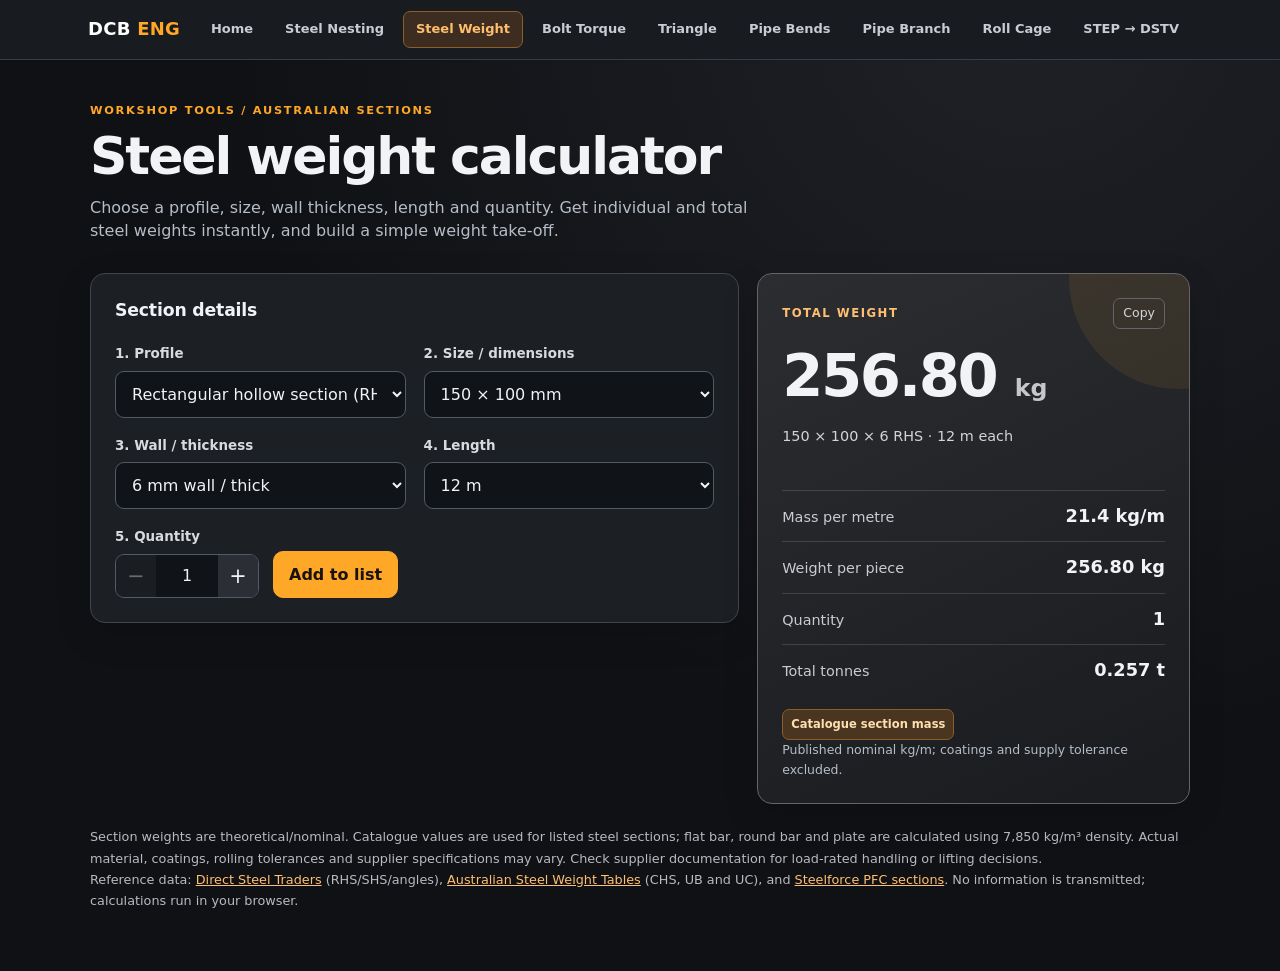
<file: steel-weight/index.html>
<!doctype html>
<html lang="en-AU">
<head>
<meta charset="utf-8">
<meta name="viewport" content="width=device-width,initial-scale=1">
<meta name="description" content="Calculate Australian steel weight by profile, size, length and quantity. RHS, SHS, CHS, beams, channels, angles and plate, with take-off and CSV export.">
<title>Australian Steel Weight Calculator: RHS, SHS, CHS | DCB ENG</title>
<link rel="canonical" href="https://dcb-eng.github.io/steel-weight/">
<meta property="og:title" content="Australian Steel Weight Calculator: RHS, SHS, CHS | DCB ENG">
<meta property="og:description" content="Calculate Australian steel weight by profile, size, length and quantity. RHS, SHS, CHS, beams, channels, angles and plate, with take-off and CSV export.">
<style>
  :root{color-scheme:dark;--bg:#101115;--surface:#1c1f24;--surface2:#24292f;--border:#41464d;--text:#f1f3f5;--muted:#b5bdc6;--accent:#ffa726;--highlight:#3b2b1d;--good:#ffbc67;--danger:#f29b9b;--r:15px}
  *{box-sizing:border-box}
  body{margin:0;background:radial-gradient(ellipse at 80% 0%,#202126 0%,var(--bg) 55%);color:var(--text);font:16px/1.48 system-ui,-apple-system,"Segoe UI",sans-serif;min-height:100vh}
  .wrap{width:min(1100px,calc(100% - 36px));margin:0 auto;padding:42px 0 60px}
  .eyebrow{color:var(--accent);font-weight:800;letter-spacing:.15em;font-size:.71rem;text-transform:uppercase}
  h1{font-size:clamp(2rem,4.5vw,3.25rem);letter-spacing:-.04em;line-height:1.06;margin:10px 0 12px}
  header p{max-width:700px;color:var(--muted);margin:0 0 30px}
  .layout{display:grid;grid-template-columns:minmax(0,1.2fr) minmax(285px,.8fr);gap:18px;align-items:start}
  .panel{border:1px solid var(--border);background:var(--surface);border-radius:var(--r);padding:24px;box-shadow:0 12px 36px #0002}
  h2{font-size:1.08rem;letter-spacing:-.01em;margin:0 0 20px}
  .formgrid{display:grid;grid-template-columns:1fr 1fr;gap:18px}
  .field{min-width:0}
  label{display:block;font-size:.84rem;color:#d8dadd;font-weight:650;margin-bottom:7px}
  select,input{font:inherit;width:100%;background:#101317;color:var(--text);border:1px solid #525a64;border-radius:9px;min-height:47px;padding:10px 12px;outline:none}
  select:focus-visible,input:focus-visible,button:focus-visible{outline:2px solid var(--accent);outline-offset:2px}
  select:disabled{opacity:.55}
  input[type=number]{font-variant-numeric:tabular-nums}
  .small-note{font-size:.74rem;color:var(--muted);margin-top:6px}
  .full{grid-column:1/-1}
  .lengthrow{display:grid;grid-template-columns:1fr 1fr;gap:18px}
  #custom-box[hidden],#variant-field[hidden],#list-section[hidden]{display:none}
  .results{background:linear-gradient(155deg,#2b2d31,#191b1f);border:1px solid #666469;position:relative;overflow:hidden}
  .results:before{content:"";position:absolute;width:220px;height:220px;background:#ffa72616;right:-100px;top:-105px;border-radius:100%}
  .kicker{font-size:.73rem;font-weight:800;letter-spacing:.13em;color:#ffbf72;text-transform:uppercase}
  .total{font-size:clamp(2.3rem,5vw,3.7rem);font-weight:800;line-height:1.13;margin:14px 0 16px;letter-spacing:-.04em;overflow-wrap:anywhere;font-variant-numeric:tabular-nums}
  .total small{font-size:.4em;color:#c5c7ca;letter-spacing:0}
  .stat{display:flex;align-items:baseline;justify-content:space-between;gap:12px;padding:12px 0;border-top:1px solid #ffffff23}
  .stat span{font-size:.9rem;color:#c9cbd0}
  .stat strong{font-size:1.11rem;font-variant-numeric:tabular-nums;text-align:right}
  #chosen{color:#d2d4d7;font-size:.9rem;min-height:44px;margin:8px 0 20px;overflow-wrap:anywhere}
  .pill{display:inline-block;padding:5px 8px;border:1px solid #8d5d2c;border-radius:7px;background:#4a3521;color:#ffdeb0;font-size:.72rem;font-weight:700}
  .source{margin-top:14px;font-size:.78rem;color:var(--muted);line-height:1.6}
  button{border:1px solid #87663e;border-radius:10px;padding:11px 15px;min-height:42px;cursor:pointer;font-weight:750;font:inherit;color:#f4ebe0;background:#36291f}
  button:hover{filter:brightness(1.16)}
  .primary{background:var(--accent);color:#17130e;border-color:var(--accent);font-weight:800}
  .actions{display:flex;gap:9px;flex-wrap:wrap;margin-top:19px}
  .takeoff-row{display:flex;align-items:flex-end;gap:14px;flex-wrap:wrap;margin-top:18px}
  .qty-field{display:flex;flex-direction:column;gap:7px;flex:none}
  .qty-field label{margin:0}
  .qty-control{display:flex;align-items:stretch;height:44px;overflow:hidden;background:#101317;border:1px solid #525a64;border-radius:9px}
  .qty-control button{width:40px;min-width:40px;min-height:42px;border:0;border-radius:0;padding:0;background:#2b2e34;color:var(--text);font-size:1.3rem;line-height:1}
  .qty-control button:disabled{opacity:.4;cursor:not-allowed}
  .qty-control input{width:62px;min-height:42px;padding:4px 2px;text-align:center;border:0;border-radius:0;background:#101317;appearance:textfield;-moz-appearance:textfield}
  .qty-control input::-webkit-inner-spin-button,.qty-control input::-webkit-outer-spin-button{-webkit-appearance:none;margin:0}
  .takeoff-row #add{min-height:44px;white-space:nowrap}
  .result-head{display:flex;justify-content:space-between;align-items:center;position:relative;z-index:1;gap:8px}
  .copy-inline{min-height:31px;padding:4px 9px;border:1px solid #62656b;background:transparent;color:#d2d4d7;font-size:.78rem;border-radius:7px}
  .copy-inline:hover{border-color:var(--accent);color:var(--accent)}
  .muted-btn{background:transparent;border-color:#66686e;color:#d6d7db}
  .linehead{display:flex;flex-wrap:wrap;justify-content:space-between;gap:10px;align-items:center;margin-bottom:12px}
  .linehead h2{margin:0}
  #list-section{margin-top:18px}
  .tablewrap{overflow-x:auto;border:1px solid var(--border);border-radius:10px}
  table{width:100%;border-collapse:collapse;min-width:620px;font-size:.88rem}
  th,td{padding:12px 13px;border-bottom:1px solid #373b41;text-align:left;white-space:nowrap}
  th{font-size:.75rem;text-transform:uppercase;letter-spacing:.06em;color:#c4c8ce;background:#282b30}
  td:nth-child(n+3),th:nth-child(n+3){text-align:right}
  tbody tr:last-child td{border-bottom:0}
  .remove{min-height:auto;padding:5px 9px;background:transparent;color:#ffd4d4;border-color:#7c5059}
  .footer-total{display:flex;align-items:baseline;gap:15px;justify-content:flex-end;margin-top:13px;font-weight:750}
  .footer-total strong{font-size:1.5rem;color:var(--good);font-variant-numeric:tabular-nums}
  footer{color:#b7bac0;font-size:.8rem;margin-top:22px;line-height:1.65}
  footer a{color:#ffbf72}
  @media(max-width:780px){.layout{grid-template-columns:1fr}.wrap{padding:26px 0 45px}.panel{padding:20px}}
  @media(max-width:460px){.formgrid{grid-template-columns:1fr}.lengthrow{grid-template-columns:1fr}.total{font-size:2.75rem}.takeoff-row #add{flex:1 1 130px}}

/* DCB ENG shared workshop navigation */
.dcb-nav{background:#181b20;border-bottom:1px solid #393e46;color:#f1f3f5;font:14px/1.45 system-ui,"Segoe UI",Arial,sans-serif}
.dcb-nav *{box-sizing:border-box}
.dcb-nav__inner{max-width:1140px;margin:0 auto;padding:11px 18px;display:flex;align-items:center;justify-content:space-between;gap:14px}
.dcb-nav__brand{flex:none;color:#fff!important;text-decoration:none!important;font-size:18px;font-weight:800;letter-spacing:.015em}
.dcb-nav__brand span{color:#ffa726}
.dcb-nav__links{display:flex;align-items:center;justify-content:flex-end;gap:6px;flex-wrap:wrap;margin:0;padding:0}
.dcb-nav__link{display:inline-flex;align-items:center;justify-content:center;padding:8px 12px;min-height:36px;border:1px solid transparent;border-radius:7px;text-decoration:none!important;color:#c9cdd3!important;font-size:13px;font-weight:600;white-space:nowrap;transition:background-color .15s,border-color .15s,color .15s}
.dcb-nav__link:hover{background:#30343b;border-color:#565c64;color:#fff!important}
.dcb-nav__link:focus-visible,.dcb-nav__brand:focus-visible{outline:2px solid #ffa726;outline-offset:3px}
.dcb-nav__link[aria-current="page"]{background:#3c2d20;border-color:#8d5d2c;color:#ffbe6e!important}
@media(max-width:680px){.dcb-nav__inner{align-items:flex-start;flex-direction:column;gap:8px;padding:10px 14px}.dcb-nav__links{justify-content:flex-start;gap:4px}.dcb-nav__link{padding:7px 9px;font-size:12px;min-height:32px}}
</style>

<meta property="og:site_name" content="DCB ENG">
<meta property="og:type" content="website">
<meta property="og:url" content="https://dcb-eng.github.io/steel-weight/">
<meta property="og:image" content="https://dcb-eng.github.io/dcb_eng_chrome_logo.png">
<meta name="twitter:card" content="summary">
<script type="application/ld+json">
{
  "@context": "https://schema.org",
  "@type": "WebApplication",
  "name": "Australian Steel Weight Calculator",
  "url": "https://dcb-eng.github.io/steel-weight/",
  "description": "Calculate Australian steel weight by profile, size, length and quantity. RHS, SHS, CHS, beams, channels, angles and plate, with take-off and CSV export.",
  "applicationCategory": "EngineeringApplication",
  "operatingSystem": "Any modern browser",
  "isAccessibleForFree": true,
  "publisher": {
    "@type": "Organization",
    "name": "DCB ENG",
    "url": "https://dcb-eng.github.io/"
  }
}
</script>
</head>
<body>
<div class="dcb-nav"><div class="dcb-nav__inner"><a class="dcb-nav__brand" href="https://dcb-eng.github.io/">DCB <span>ENG</span></a><nav class="dcb-nav__links" aria-label="Workshop tools"><a class="dcb-nav__link" href="https://dcb-eng.github.io/">Home</a><a class="dcb-nav__link" href="https://dcb-eng.github.io/steel-nesting/">Steel Nesting</a><a class="dcb-nav__link" aria-current="page" href="https://dcb-eng.github.io/steel-weight/">Steel Weight</a><a class="dcb-nav__link" href="/bolt-torque/">Bolt Torque</a><a class="dcb-nav__link" href="https://dcb-eng.github.io/triangle-calculator/">Triangle</a><a class="dcb-nav__link" href="https://dcb-eng.github.io/pipe-bend/">Pipe Bends</a><a class="dcb-nav__link" href="https://dcb-eng.github.io/pipe-branch/">Pipe Branch</a><a class="dcb-nav__link" href="https://dcb-eng.github.io/roll-cage/">Roll Cage</a><a class="dcb-nav__link" href="https://dcb-eng.github.io/step-dstv-converter/">STEP → DSTV</a></nav></div></div>
<div class="wrap">
  <header>
    <div class="eyebrow">Workshop tools / Australian sections</div>
    <h1>Steel weight calculator</h1>
    <p>Choose a profile, size, wall thickness, length and quantity. Get individual and total steel weights instantly, and build a simple weight take-off.</p>
  </header>
  <main class="layout">
    <section class="panel" aria-label="Steel measurements">
      <h2>Section details</h2>
      <div class="formgrid">
        <div class="field"><label for="profile">1. Profile</label><select id="profile"></select></div>
        <div class="field"><label for="size">2. Size / dimensions</label><select id="size"></select></div>
        <div class="field" id="variant-field"><label for="variant" id="variant-label">3. Wall thickness</label><select id="variant"></select></div>
        <div class="field"><label for="length" id="length-label">4. Length</label><select id="length"></select></div>
        <div class="field" id="custom-box" hidden><label for="custom-length">Custom length (mm)</label><input id="custom-length" type="number" min="1" max="1000000" step="1" value="6500"><div class="small-note">Enter cut length in millimetres</div></div>
      </div>
      <div class="takeoff-row">
        <div class="qty-field">
          <label for="qty" id="qty-label">5. Quantity</label>
          <div class="qty-control">
            <button type="button" id="qty-minus" aria-label="Decrease quantity" title="Decrease quantity">−</button>
            <input id="qty" type="number" inputmode="numeric" aria-label="Quantity (pieces)" value="1" min="1" max="1000000" step="1">
            <button type="button" id="qty-plus" aria-label="Increase quantity" title="Increase quantity">+</button>
          </div>
        </div>
        <button type="button" class="primary" id="add">Add to list</button>
      </div>
    </section>
    <aside class="panel results" aria-live="polite" aria-atomic="true">
      <div class="result-head"><div class="kicker">Total weight</div><button type="button" class="copy-inline" id="copy" aria-label="Copy calculation" title="Copy calculation">Copy</button></div>
      <div class="total"><span id="total">—</span> <small>kg</small></div>
      <div id="chosen"></div>
      <div class="stat"><span>Mass per metre</span><strong id="kgm">—</strong></div>
      <div class="stat"><span>Weight per piece</span><strong id="piece">—</strong></div>
      <div class="stat"><span>Quantity</span><strong id="pieceqty">—</strong></div>
      <div class="stat"><span>Total tonnes</span><strong id="tonnes">—</strong></div>
      <div class="source"><span class="pill" id="mass-method">Catalogue section mass</span><div id="source-note">Nominal weight only. For estimating; not a certified lifting weight.</div></div>
    </aside>
  </main>
  <section id="list-section" class="panel" hidden>
    <div class="linehead"><h2>Weight take-off</h2><div class="actions" style="margin:0"><button type="button" id="csv">Export CSV</button><button type="button" class="muted-btn" id="clear">Clear list</button></div></div>
    <div class="tablewrap"><table><thead><tr><th>Section</th><th>Length</th><th>Qty</th><th>kg/m</th><th>Total kg</th><th>Remove</th></tr></thead><tbody id="rows"></tbody></table></div>
    <div class="footer-total"><span>Combined take-off</span><strong id="grand">0 kg</strong></div>
  </section>
  <footer>
    Section weights are theoretical/nominal. Catalogue values are used for listed steel sections; flat bar, round bar and plate are calculated using 7,850 kg/m³ density. Actual material, coatings, rolling tolerances and supplier specifications may vary. Check supplier documentation for load-rated handling or lifting decisions.<br>
    Reference data: <a href="https://directsteeltraders.com.au/products/" target="_blank" rel="noopener noreferrer">Direct Steel Traders</a> (RHS/SHS/angles), <a href="https://steelquote.info/steel-weight-tables.html" target="_blank" rel="noopener noreferrer">Australian Steel Weight Tables</a> (CHS, UB and UC), and <a href="https://www.steelforce.com.au/products/beams-columns-other/parallel-flange-channel-pfc/" target="_blank" rel="noopener noreferrer">Steelforce PFC sections</a>. No information is transmitted; calculations run in your browser.
  </footer>
</div>
<script>
'use strict';
// Rows are: size | wall or mass designation | nominal kg per metre.
// Retain these catalogue masses rather than estimating corner radii for RHS/SHS.
const catalogue = {
  RHS: `
38x25|1.6|1.47
50x25|1.6|1.75
50x25|2|2.15
50x25|2.5|2.62
50x25|3|3.07
65x35|2|2.93
65x35|2.5|3.60
65x35|3|4.25
75x25|2|2.93
75x25|2.5|3.60
75x50|2|3.72
75x50|2.5|4.58
75x50|3|5.42
75x50|4|6.92
75x50|5|8.35
75x50|6|9.67
100x50|2|4.50
100x50|2.5|5.56
100x50|3|6.60
100x50|4|8.49
100x50|5|10.30
100x50|6|12.00
125x75|3|8.96
125x75|4|11.60
125x75|5|14.20
125x75|6|16.70
150x50|2|6.05
150x50|2.5|7.83
150x50|3|8.96
150x50|4|11.60
150x50|5|14.20
150x100|4|14.80
150x100|5|18.20
150x100|6|21.40
150x100|9|30.60
200x100|4|17.90
200x100|5|22.10
200x100|6|26.20
200x100|8|33.90
200x100|9|37.70
200x100|10|41.30
250x150|5|29.90
250x150|6|35.60
250x150|8|46.50
250x150|9|51.80
250x150|10|57.00
300x200|6|45.00
300x200|8|59.10
300x200|9|65.90
300x200|10|72.70
`,
  SHS: `
20x20|1.6|0.87
25x25|1.6|1.12
25x25|2|1.36
25x25|2.5|1.64
25x25|3|1.89
30x30|1.6|1.38
30x30|2|1.68
30x30|2.5|2.03
30x30|3|2.36
35x35|1.6|1.63
35x35|2|1.99
35x35|2.5|2.42
35x35|3|2.83
40x40|1.6|1.88
40x40|2|2.31
40x40|2.5|2.82
40x40|3|3.30
40x40|4|4.09
50x50|1.6|2.38
50x50|2|2.93
50x50|2.5|3.60
50x50|3|4.25
50x50|4|5.35
50x50|5|6.56
65x65|2|3.88
65x65|2.5|4.78
65x65|3|5.66
65x65|4|7.34
65x65|5|8.91
65x65|6|10.40
75x75|2|4.50
75x75|2.5|5.56
75x75|3|6.60
75x75|4|8.49
75x75|5|10.30
75x75|6|12.00
89x89|3.5|9.06
89x89|5|12.50
89x89|6|14.60
100x100|3|8.96
100x100|4|11.60
100x100|5|14.20
100x100|6|16.70
100x100|9|23.50
125x125|4|14.80
125x125|5|18.20
125x125|6|21.40
125x125|9|30.60
150x150|5|22.10
150x150|6|26.20
150x150|9|37.70
200x200|5|29.90
200x200|6|35.60
200x200|9|51.80
250x250|6|45.00
250x250|9|65.90
`,
  CHS: `
26.9|2|1.23
26.9|2.6|1.56
26.9|3.2|1.87
33.7|2|1.56
33.7|2.6|1.99
33.7|3.2|2.41
42.4|2|1.99
42.4|2.6|2.55
42.4|3.2|3.09
48.3|2.3|2.61
48.3|2.9|3.25
48.3|3.2|3.56
48.3|4|4.37
48.3|5.4|5.71
60.3|2.3|3.29
60.3|2.9|4.11
60.3|3.6|5.03
60.3|4.5|6.19
76.1|2.3|4.19
76.1|3.2|5.75
76.1|3.6|6.44
76.1|4.5|7.95
76.1|5.0|8.77
88.9|2.6|5.53
88.9|3.2|6.76
88.9|4|8.38
88.9|5|10.30
101.6|2.6|6.35
101.6|3.2|7.77
101.6|4|9.63
101.6|5|11.90
114.3|3.2|8.77
114.3|3.6|9.83
114.3|4.5|12.20
114.3|4.8|13.00
114.3|5.4|14.50
139.7|3|10.10
139.7|3.5|11.80
139.7|5|16.60
139.7|5.4|17.90
168.3|4.8|19.40
168.3|6.4|25.60
168.3|7.1|28.20
219.1|4.8|25.40
219.1|6.4|33.60
219.1|8.2|42.60
273.1|4.8|31.80
273.1|6.4|42.10
273.1|9.3|60.50
`,
  EA: `
25x25|3|1.148
25x25|5|1.691
30x30|3|1.384
30x30|5|2.060
40x40|3|1.870
40x40|5|2.798
40x40|6|3.588
50x50|3|2.368
50x50|5|3.567
50x50|6|4.571
50x50|8|5.822
65x65|5|4.674
65x65|6|6.016
65x65|8|7.698
75x75|5|5.402
75x75|6|6.980
75x75|8|8.948
75x75|10|10.763
90x90|6|8.426
90x90|8|10.865
90x90|10|13.018
100x100|6|9.389
100x100|8|12.095
100x100|10|14.555
100x100|12|18.142
125x125|8|15.273
125x125|10|18.450
125x125|12|23.063
150x150|10|22.448
150x150|12|27.982
150x150|16|36.285
200x200|13|41.000
200x200|16|49.917
`,
  UA: `
65x50|5|4.120
65x50|6|5.289
65x50|8|6.755
75x50|5|4.510
75x50|6|5.801
75x50|8|7.411
100x75|6|8.180
100x75|8|10.558
100x75|10|12.710
125x75|6|9.389
125x75|8|12.095
125x75|10|14.555
125x75|12|18.142
150x90|8|14.658
150x90|10|17.732
150x90|12|22.140
150x90|16|28.597
150x100|10|18.450
150x100|12|23.063
`,
  PFC: `
75x40|standard|5.92
100x50|standard|8.33
125x65|standard|11.90
150x75|standard|17.70
180x75|standard|20.90
200x75|standard|22.90
230x75|standard|25.10
250x90|standard|35.50
300x90|standard|40.10
380x100|standard|55.20
`,
  UB: `
150|14.0|14.0
150|18.0|18.0
180|16.1|16.1
180|18.1|18.1
180|22.2|22.2
200|18.2|18.2
200|22.3|22.3
200|25.4|25.4
200|29.8|29.8
250|25.7|25.7
250|31.4|31.4
250|37.3|37.3
310|32.0|32.0
310|40.4|40.4
310|46.2|46.2
360|44.7|44.7
360|50.7|50.7
360|56.7|56.7
410|53.7|53.7
410|59.7|59.7
460|67.1|67.1
460|74.6|74.6
460|82.1|82.1
530|82.0|82.0
530|92.4|92.4
610|101.0|101.0
610|113.0|113.0
610|125.0|125.0
`,
  UC: `
100|14.8|14.8
150|23.4|23.4
150|30.0|30.0
150|37.2|37.2
200|46.2|46.2
200|52.2|52.2
200|59.5|59.5
250|72.9|72.9
250|89.5|89.5
310|96.8|96.8
310|118.0|118.0
310|137.0|137.0
310|158.0|158.0
`
};
const TYPES={RHS:'Rectangular hollow section (RHS)',SHS:'Square hollow section (SHS)',CHS:'Circular hollow section (CHS)',EA:'Equal angle (EA)',UA:'Unequal angle (UA)',PFC:'Parallel flange channel (PFC)',UB:'Universal beam (UB)',UC:'Universal column (UC)',FLAT:'Flat bar',ROUND:'Round solid bar',PLATE:'Plate / sheet'};
const WIDTHS=[10,13,16,20,25,30,32,40,50,65,75,90,100,110,125,150,180,200,250,300,400,500,600,750,1000,1200,1500,1800,2000,2400];
const THICKNESSES=[1.6,2,2.5,3,4,5,6,8,9,10,12,16,20,25,30,32,40,50,60,75,100];
const DIAMETERS=[6,8,10,12,16,20,25,30,32,36,40,45,50,60,65,70,75,80,90,100,120,150,200];
const LENGTHS=[1,2,3,4,5,6,6.5,7.5,8,9,10,10.5,12,13.5,15,18];
const data={};
for(const [type,rows] of Object.entries(catalogue)){
  data[type]={};
  for(const line of rows.trim().split(/\n+/)){
    const [size,variant,weight]=line.trim().split('|');
    if(!size||!variant||!weight||!Number.isFinite(Number(weight))) throw Error('Invalid row: '+line);
    (data[type][size]??=[]).push({variant,kgm:Number(weight),method:'Published nominal section mass'});
  }
}
// Calculated solid sections. Area (mm2) * 0.00785 = kg/m.
const densityFactor=0.00785;
data.FLAT={}; data.PLATE={}; data.ROUND={};
for(const width of WIDTHS){
  data.FLAT[String(width)]=THICKNESSES.filter(t=>t<=Math.min(width,50)).map(t=>({variant:String(t),kgm:width*t*densityFactor,method:'Calculated at 7,850 kg/m³'}));
  if(width>=50){data.PLATE[String(width)]=THICKNESSES.filter(t=>t>=3).map(t=>({variant:String(t),kgm:width*t*densityFactor,method:'Calculated at 7,850 kg/m³'}));}
}
for(const d of DIAMETERS) data.ROUND[String(d)]=[{variant:'solid',kgm:Math.PI*d*d/4*densityFactor,method:'Calculated at 7,850 kg/m³'}];
const $=id=>document.getElementById(id);
const profile=$('profile'),size=$('size'),variant=$('variant'),length=$('length'),custom=$('custom-length'),qty=$('qty');
const number=n=>new Intl.NumberFormat('en-AU',{minimumFractionDigits:2,maximumFractionDigits:2}).format(n);
const number3=n=>new Intl.NumberFormat('en-AU',{minimumFractionDigits:0,maximumFractionDigits:3}).format(n);
const pretty=s=>s.replaceAll('x',' × ');
function fillSelect(el,options,formatter,selected){
  el.replaceChildren();
  for(const v of options){const option=document.createElement('option');option.value=String(v);option.textContent=formatter(v);el.append(option)}
  if(selected!==undefined && options.some(v=>String(v)===String(selected)))el.value=String(selected);
}
function sizeLabel(type,s){
 if(type==='CHS')return 'Ø '+s+' mm';
 if(type==='ROUND')return 'Ø '+s+' mm';
 if(type==='FLAT'||type==='PLATE')return s+' mm wide';
 if(type==='UB'||type==='UC')return s+' '+type;
 if(type==='PFC')return pretty(s)+' mm';
 return pretty(s)+' mm';
}
function variantLabel(type,v){
 if(type==='UB'||type==='UC')return v+' kg/m section';
 if(type==='PFC')return 'Standard channel';
 if(type==='ROUND')return 'Solid';
 return v+' mm'+((type==='FLAT'||type==='PLATE')?' thick':' wall / thick');
}
function getSelected(){
 const type=profile.value,s=size.value,v=variant.value;
 const match=data[type]?.[s]?.find(x=>x.variant===v);
 const lm=length.value==='custom'? Number(custom.value)/1000:Number(length.value);
 const q=Number(qty.value);
 if(!match||!Number.isFinite(lm)||lm<=0||lm>1000||!Number.isSafeInteger(q)||q<1||q>1000000) return null;
 const pieces=match.kgm*lm;
 const designator=type==='ROUND'?`Ø${s} round bar`:type==='PLATE'?`${s} × ${v} plate`:type==='FLAT'?`${s} × ${v} flat bar`:type==='UB'||type==='UC'?`${s}${type}${v}`:type==='PFC'?`${pretty(s)} PFC`:type==='CHS'?`Ø${s} × ${v} CHS`:`${pretty(s)} × ${v} ${type}`;
 return {designator,kgm:match.kgm,lm,qty:q,pieces,total:pieces*q,method:match.method};
}
function recalc(){
 const selected=getSelected();
 const valid=Boolean(selected);
 $('add').disabled=!valid; $('copy').disabled=!valid;
 const qNumber=Number(qty.value);
 $('qty-minus').disabled=qty.value.trim()!==''&&Number.isSafeInteger(qNumber)&&qNumber<=1;
 $('qty-plus').disabled=qty.value.trim()!==''&&Number.isSafeInteger(qNumber)&&qNumber>=1000000;
 if(!valid){$('total').textContent=$('kgm').textContent=$('piece').textContent=$('pieceqty').textContent=$('tonnes').textContent='—';$('chosen').textContent='Enter a valid length and whole-number quantity.';return}
 $('total').textContent=number(selected.total);
 $('kgm').textContent=number3(selected.kgm)+' kg/m';
 $('piece').textContent=number(selected.pieces)+' kg';
 $('pieceqty').textContent=selected.qty.toLocaleString('en-AU');
 $('tonnes').textContent=number3(selected.total/1000)+' t';
 $('chosen').textContent=`${selected.designator} · ${number3(selected.lm)} m each`;
 $('mass-method').textContent=selected.method.startsWith('Published')?'Catalogue section mass':'Calculated mass';
 $('source-note').textContent=selected.method.startsWith('Published')?'Published nominal kg/m; coatings and supply tolerance excluded.':'Theoretical mass at 7,850 kg/m³; coatings excluded.';
}
function onProfile(){
 const type=profile.value;
 fillSelect(size,Object.keys(data[type]),s=>sizeLabel(type,s),type==='RHS'?'150x100':undefined);
 onSize();
 const hide=type==='ROUND'||type==='PFC';
 $('variant-field').hidden=hide;
 $('variant-label').textContent=(type==='UB'||type==='UC')?'3. Section mass / series':(type==='FLAT'||type==='PLATE')?'3. Thickness':'3. Wall / thickness';
}
function onSize(){
 const type=profile.value;
 const choices=data[type][size.value].map(x=>x.variant);
 fillSelect(variant,choices,v=>variantLabel(type,v),type==='RHS'&&size.value==='150x100'?'6':undefined);
 recalc();
}
for(const [k,v] of Object.entries(TYPES)){const opt=document.createElement('option');opt.value=k;opt.textContent=v;profile.append(opt)}
profile.value='RHS';
fillSelect(length,LENGTHS,n=>n+' m',12);
length.add(new Option('Custom length (mm)','custom'));
profile.addEventListener('change',onProfile);
size.addEventListener('change',onSize);
variant.addEventListener('change',recalc);
length.addEventListener('change',()=>{$('custom-box').hidden=length.value!=='custom';recalc()});
custom.addEventListener('input',recalc);
qty.addEventListener('input',recalc);
function adjustQty(step){
 const value=Number(qty.value);
 const current=Number.isSafeInteger(value)&&value>=1&&value<=1000000?value:1;
 qty.value=String(Math.max(1,Math.min(1000000,current+step)));
 recalc();
}
$('qty-minus').addEventListener('click',()=>adjustQty(-1));
$('qty-plus').addEventListener('click',()=>adjustQty(1));
const lines=[];
function renderLines(){
 $('list-section').hidden=lines.length===0;
 const tbody=$('rows');tbody.replaceChildren();
 lines.forEach((item,index)=>{
  const row=document.createElement('tr');
  [item.designator,number3(item.lm)+' m',item.qty,number(item.kgm),number(item.total)].forEach(txt=>{const cell=document.createElement('td');cell.textContent=txt;row.append(cell)});
  const cell=document.createElement('td');const b=document.createElement('button');b.type='button';b.className='remove';b.textContent='Remove';b.setAttribute('aria-label','Remove '+item.designator);b.addEventListener('click',()=>{lines.splice(index,1);renderLines()});cell.append(b);row.append(cell);tbody.append(row);
 });
 $('grand').textContent=number(lines.reduce((sum,item)=>sum+item.total,0))+' kg';
}
$('add').addEventListener('click',()=>{const item=getSelected();if(item){lines.push({...item});renderLines()}});
$('clear').addEventListener('click',()=>{lines.length=0;renderLines()});
$('copy').addEventListener('click',async()=>{
 const s=getSelected();if(!s)return;
 const msg=`${s.designator} | ${number3(s.lm)} m | Qty ${s.qty} | ${number3(s.kgm)} kg/m | ${number(s.pieces)} kg/piece | Total ${number(s.total)} kg`;
 try{await navigator.clipboard.writeText(msg);$('copy').textContent='Copied!';setTimeout(()=>$('copy').textContent='Copy',1600)}catch(err){window.prompt('Copy this calculation:',msg)}
});
function csvCell(s){const v=String(s);return '"'+v.replaceAll('"','""')+'"'}
$('csv').addEventListener('click',()=>{
 const records=[['Section','Length (m)','Quantity','Unit mass (kg/m)','Total (kg)'],...lines.map(x=>[x.designator,x.lm,x.qty,x.kgm.toFixed(4),x.total.toFixed(3)])];
 const content='\ufeff'+records.map(row=>row.map(csvCell).join(',')).join('\r\n')+'\r\n';
 const url=URL.createObjectURL(new Blob([content],{type:'text/csv;charset=utf-8'}));const a=document.createElement('a');a.href=url;a.download='steel-weight-takeoff.csv';a.click();setTimeout(()=>URL.revokeObjectURL(url),5000);
});
onProfile();
</script>
</body>
</html>
</file>
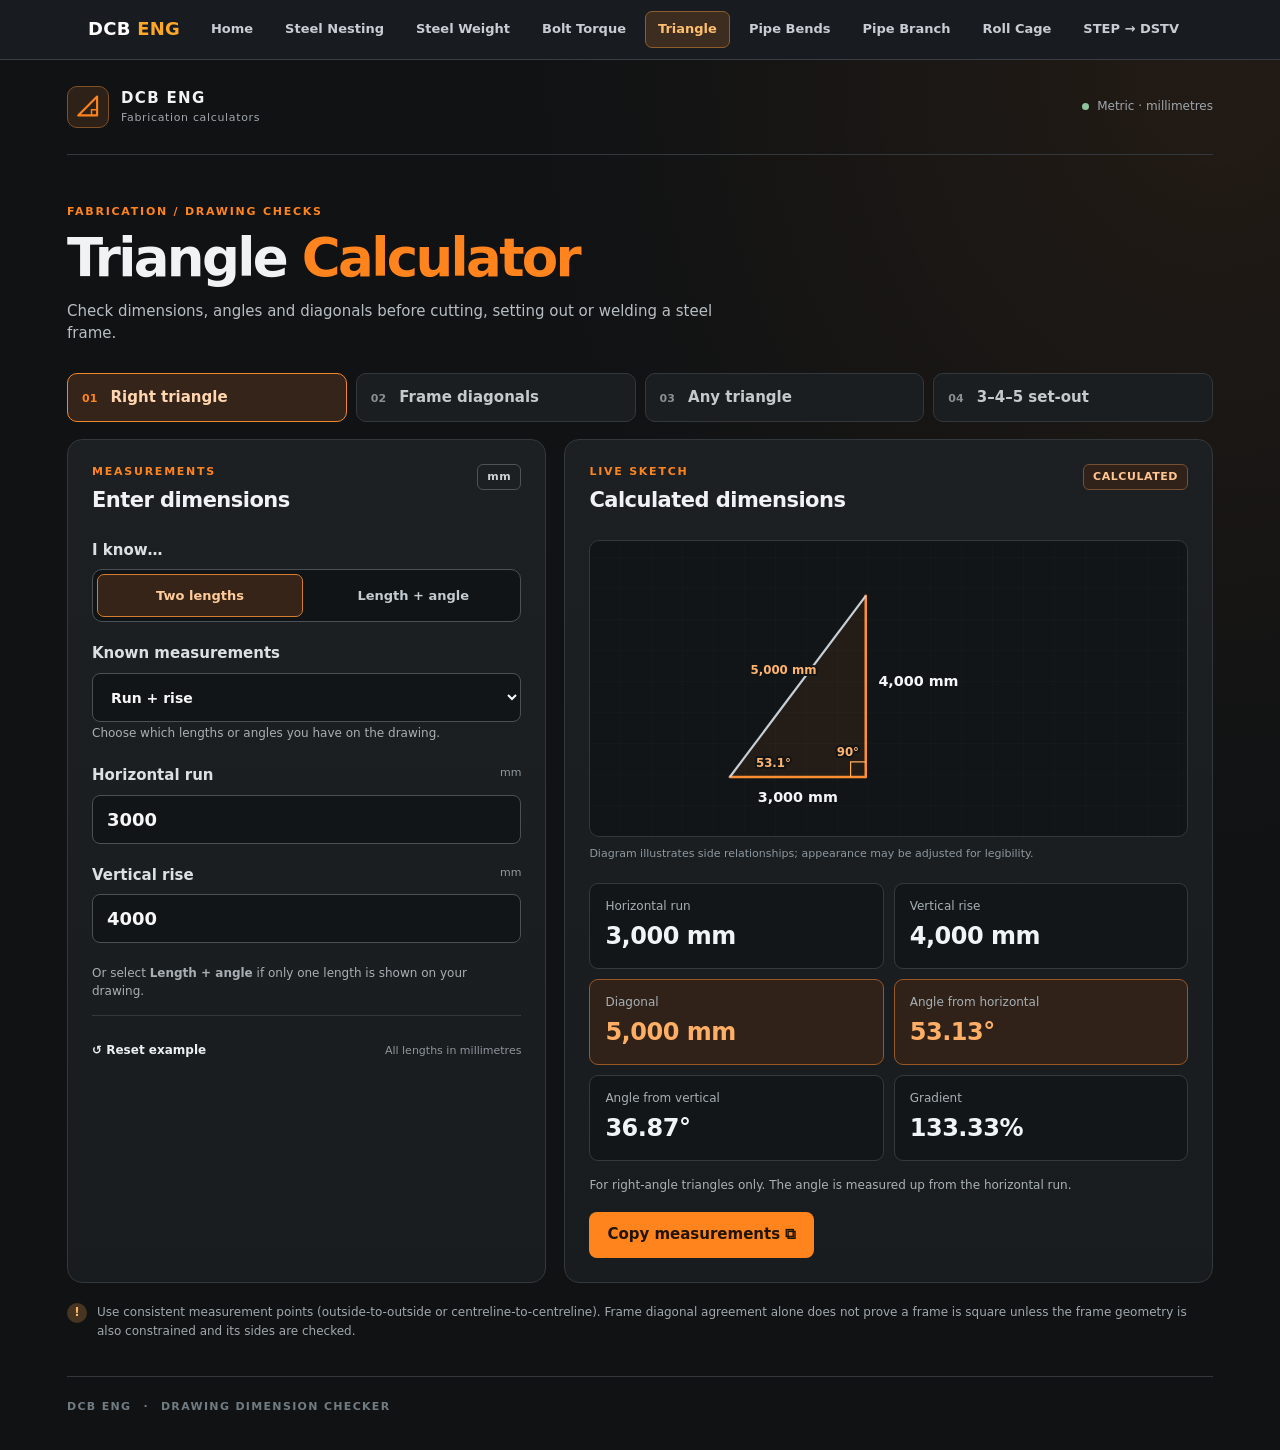
<file: triangle-calculator/index.html>
<!doctype html>
<html lang="en-AU">
<head>
  <meta charset="utf-8">
  <meta name="viewport" content="width=device-width, initial-scale=1">
  <meta name="theme-color" content="#151719">
  <meta name="description" content="Free fabrication triangle calculator for missing side lengths, angles, 3-4-5 squareness and frame diagonals. Live drawing and metric dimension checks.">
  <title>Triangle &amp; Frame Diagonal Calculator | DCB ENG</title>
  <link rel="canonical" href="https://dcb-eng.github.io/triangle-calculator/">
  <style>
:root{color-scheme:dark;--bg:#101214;--panel:#191c1f;--panel-in:#111416;--border:#33383c;--text:#f0f2f3;--muted:#a0a7ad;--light:#cdd2d5;--orange:#ff841e;--orange-2:#ffae5b;--red:#ff7171;--green:#8edaa3;--radius:15px}
*{box-sizing:border-box}
html,body{min-height:100%}
body{margin:0;background:radial-gradient(ellipse at 95% 5%,rgba(255,132,30,.08),transparent 40%),var(--bg);color:var(--text);font:15px/1.45 system-ui,-apple-system,BlinkMacSystemFont,"Segoe UI",sans-serif}
button,input,select{font:inherit}
button{cursor:pointer}
button:focus-visible,input:focus-visible,select:focus-visible{outline:2px solid var(--orange);outline-offset:3px}
.shell{max-width:1200px;margin:0 auto;padding:0 27px}
.topbar{display:flex;align-items:center;justify-content:space-between;padding:26px 0;border-bottom:1px solid var(--border)}
.brand{display:flex;align-items:center;gap:12px;letter-spacing:.09em}
.brand-icon{width:42px;height:42px;display:grid;place-items:center;border:1px solid #805027;border-radius:10px;background:#2e2118;color:var(--orange)}
.brand-icon svg{width:28px;height:28px}
.brand strong{display:block;font-size:15px;font-weight:800}.brand span:not(.brand-icon){display:block;color:var(--muted);font-size:11px;letter-spacing:.06em;margin-top:1px}
.top-meta{display:flex;align-items:center;gap:8px;color:var(--muted);font-size:12px}.status-dot{width:7px;height:7px;background:#8ec59b;border-radius:50%}
.heading{padding:49px 0 28px}.eyebrow,.section-kicker{color:var(--orange);font-size:11px;letter-spacing:.16em;font-weight:800}
h1{margin:9px 0;font-size:clamp(33px,4.5vw,53px);letter-spacing:-.05em;line-height:1.1}h1 span{color:var(--orange)}.heading p{margin:14px 0 0;color:#b8bfc4;max-width:680px;font-size:15px}
.tabs{display:grid;grid-template-columns:repeat(4,1fr);gap:9px;margin-bottom:17px}.tab{color:#c4c9cd;border:1px solid var(--border);background:#1b1e21;border-radius:10px;padding:13px 14px;text-align:left;font-weight:700;transition:background .15s,border-color .15s}.tab:hover{border-color:#a25f2a}.tab.active{background:#352419;border:1px solid #f2882c;color:#ffd6b0}.tab-number{font-size:11px;color:#888f95;margin-right:8px}.tab.active .tab-number{color:var(--orange)}
.workspace{display:grid;grid-template-columns:minmax(320px,.85fr) minmax(0,1.15fr);gap:18px;align-items:stretch}.panel{background:linear-gradient(180deg,#1c2023,var(--panel));border:1px solid var(--border);border-radius:var(--radius);padding:24px;min-width:0}.panel-header{display:flex;align-items:flex-start;justify-content:space-between;gap:10px;margin-bottom:24px}.panel h2{font-size:21px;margin:5px 0 0;letter-spacing:-.025em}.pill{border:1px solid #4d5357;border-radius:6px;padding:4px 9px;color:#cbd0d3;font-size:11px;font-weight:800;letter-spacing:.05em;white-space:nowrap}.pill-active{color:#ffc592;border-color:#765035;background:#302219}.pill-error{color:#ffb1b1;background:#3c2222;border-color:#804444}.pill-ok{color:#a9edb9;border-color:#3f6949;background:#213326}
.field{display:block;margin:0 0 21px}.field-label{display:flex;justify-content:space-between;gap:8px;color:#dce0e3;font-weight:650;margin:0 0 8px}.field-label small{font-size:11px;color:#8f989e;font-weight:400}.field-select,.field-input{display:block;width:100%;height:49px;border:1px solid #4a5156;border-radius:8px;background:#121517;color:#f7f7f7;padding:0 14px;font-size:18px;font-weight:650;appearance:auto}.field-select{font-size:14px}.field-input:focus,.field-select:focus{border-color:var(--orange)}.field-help{color:#a8afb4;font-size:12px;margin:7px 0 0;line-height:1.5}.measure-switch{display:grid;grid-template-columns:1fr 1fr;gap:7px;padding:4px;border-radius:10px;background:#111416;border:1px solid #4a5156}
.measure-choice{background:transparent;color:#c3cbd1;border:1px solid transparent;border-radius:7px;min-height:43px;padding:8px 10px;font-size:13px;font-weight:750}
.measure-choice.selected{background:#362418;border-color:#d57d2e;color:#ffcb99}
.measure-choice:hover:not(.selected){background:#252c30;color:#fff}
.control-footer{display:flex;justify-content:space-between;align-items:center;gap:12px;border-top:1px solid var(--border);margin-top:15px;padding-top:18px;color:#8e969c;font-size:11px}.ghost-button{color:#ebeff1;background:transparent;border:0;padding:8px 0;font-weight:700;font-size:12px}.ghost-button:hover{color:var(--orange)}
.drawing{min-height:262px;display:grid;place-items:center;background:repeating-linear-gradient(0deg,transparent,transparent 30px,rgba(255,255,255,.023) 31px),repeating-linear-gradient(90deg,transparent,transparent 30px,rgba(255,255,255,.023) 31px),#121517;border:1px solid #31373b;border-radius:10px;overflow:hidden}.drawing svg{width:100%;height:auto;min-height:240px;max-height:295px}.drawing-note{color:#8d989f;font-size:11px;margin:9px 0 21px}.shape-fill{fill:rgba(255,132,30,.075)}.shape-edge{fill:none;stroke:#ff8d32;stroke-width:3;stroke-linejoin:round;stroke-linecap:round}.shape-diag{stroke:#c7d0d6;stroke-width:2.6;fill:none}.shape-muted{fill:none;stroke:#747e86;stroke-width:1.4;stroke-dasharray:5 6}.shape-angle{stroke:#ffae5b;stroke-width:1.4;fill:none}.shape-label{fill:#f5f6f7;font-size:17px;font-weight:700;paint-order:stroke;stroke:#121517;stroke-width:6px;stroke-linejoin:round}.shape-sub{fill:#ffb36c;font-size:14px;font-weight:800;paint-order:stroke;stroke:#121517;stroke-width:5px;stroke-linejoin:round}
.output{display:grid;grid-template-columns:repeat(2,minmax(0,1fr));gap:10px}.result{background:#121619;border:1px solid #333a3e;border-radius:9px;padding:14px 15px;min-width:0}.result-label{display:block;color:#a7afb5;font-size:12px;margin-bottom:4px}.result-value{display:block;color:#f1f4f5;font-size:clamp(16px,2.25vw,24px);font-weight:800;letter-spacing:-.02em;overflow-wrap:anywhere}.result.primary{border-color:#995825;background:#302218}.result.primary .result-value{color:#ffae65}.result.unit .result-value{font-size:20px}.message{margin-top:15px;color:#a9b1b6;font-size:12px;line-height:1.55}.message.warning{color:#ffb7a1}.message.success{color:#9bdfad}.message.error{color:#ffacac}.result-actions{display:flex;align-items:center;gap:12px;margin-top:17px}.solid-button{border:0;border-radius:8px;background:var(--orange);color:#211407;font-weight:800;padding:12px 18px}.solid-button:hover{background:#ffa04d}.solid-button:disabled{opacity:.4;cursor:not-allowed}.copy-feedback{font-size:11px;color:#acdcb6}.invalid{color:#ffaaaa;font-size:13px;background:#311d1d;border:1px solid #783d3d;padding:14px;border-radius:8px;grid-column:1/-1}
.footnote{display:flex;gap:10px;color:#a1a9ae;font-size:12px;margin:20px 0 35px;line-height:1.6}.footnote-mark{display:grid;place-items:center;flex:0 0 20px;height:20px;border-radius:50%;background:#473522;color:#ffb463;font-weight:800}footer{display:flex;gap:12px;padding:22px 0 35px;border-top:1px solid var(--border);color:#707b82;font-size:11px;font-weight:800;letter-spacing:.12em}
@media(max-width:770px){.shell{padding:0 15px}.heading{padding:32px 0 23px}.workspace{grid-template-columns:1fr}.tabs{grid-template-columns:repeat(2,1fr)}.panel{padding:17px}.control-footer{align-items:flex-start;flex-wrap:wrap}.topbar{padding:16px 0}.top-meta{display:none}}
@media(max-width:380px){.tabs{grid-template-columns:1fr}.output{grid-template-columns:1fr}.result-value{font-size:20px}}
@media print{.measure-switch{background:white}.measure-choice{color:#111}.measure-choice.selected{color:#a54b00}body{background:white;color:#111}.topbar,.tabs,.result-actions,.control-footer{display:none}.shell{max-width:none}.workspace{display:block}.panel{background:white;color:#111;border-color:#aaa;margin-bottom:15px}.field-input,.field-select,.result{background:white;color:black}.result-value,.result-label,.panel h2{color:black}.drawing{background:white}.drawing-note,.footnote{color:#444}.heading{padding:15px 0}.heading h1{color:#111}}

/* Match the shared quick-action links used on other DCB ENG pages. */
.dcb-nav{background:#181b20;border-bottom:1px solid #393e46;color:#f1f3f5;font:14px/1.45 system-ui,"Segoe UI",Arial,sans-serif}
.dcb-nav *{box-sizing:border-box}
.dcb-nav__inner{max-width:1140px;margin:0 auto;padding:11px 18px;display:flex;align-items:center;justify-content:space-between;gap:14px}
.dcb-nav__brand{flex:none;color:#fff!important;text-decoration:none!important;font-size:18px;font-weight:800;letter-spacing:.015em}
.dcb-nav__brand span{color:#ffa726}
.dcb-nav__links{display:flex;align-items:center;justify-content:flex-end;gap:6px;flex-wrap:wrap;margin:0;padding:0}
.dcb-nav__link{display:inline-flex;align-items:center;justify-content:center;padding:8px 12px;min-height:36px;border:1px solid transparent;border-radius:7px;text-decoration:none!important;color:#c9cdd3!important;font-size:13px;font-weight:600;white-space:nowrap;transition:background-color .15s,border-color .15s,color .15s}
.dcb-nav__link:hover{background:#30343b;border-color:#565c64;color:#fff!important}
.dcb-nav__link:focus-visible,.dcb-nav__brand:focus-visible{outline:2px solid #ffa726;outline-offset:3px}
.dcb-nav__link[aria-current="page"]{background:#3c2d20;border-color:#8d5d2c;color:#ffbe6e!important}
@media(max-width:680px){.dcb-nav__inner{align-items:flex-start;flex-direction:column;gap:8px;padding:10px 14px}.dcb-nav__links{justify-content:flex-start;gap:4px}.dcb-nav__link{padding:7px 9px;font-size:12px;min-height:32px}}
@media print{.dcb-nav{display:none}}

</style>

<meta property="og:site_name" content="DCB ENG">
<meta property="og:type" content="website">
<meta property="og:url" content="https://dcb-eng.github.io/triangle-calculator/">
<meta property="og:image" content="https://dcb-eng.github.io/dcb_eng_chrome_logo.png">
<meta name="twitter:card" content="summary">
<script type="application/ld+json">
{
  "@context": "https://schema.org",
  "@type": "WebApplication",
  "name": "Triangle & Frame Diagonal Calculator",
  "url": "https://dcb-eng.github.io/triangle-calculator/",
  "description": "Free fabrication triangle calculator for missing side lengths, angles, 3-4-5 squareness and frame diagonals. Live drawing and metric dimension checks.",
  "applicationCategory": "EngineeringApplication",
  "operatingSystem": "Any modern browser",
  "isAccessibleForFree": true,
  "publisher": {
    "@type": "Organization",
    "name": "DCB ENG",
    "url": "https://dcb-eng.github.io/"
  }
}
</script>
</head>
<body>
  <div class="dcb-nav"><div class="dcb-nav__inner">
    <a class="dcb-nav__brand" href="https://dcb-eng.github.io/">DCB <span>ENG</span></a>
    <nav class="dcb-nav__links" aria-label="Workshop tools">
      <a class="dcb-nav__link" href="https://dcb-eng.github.io/">Home</a>
      <a class="dcb-nav__link" href="https://dcb-eng.github.io/steel-nesting/">Steel Nesting</a>
      <a class="dcb-nav__link" href="https://dcb-eng.github.io/steel-weight/">Steel Weight</a><a class="dcb-nav__link" href="/bolt-torque/">Bolt Torque</a>
      <a class="dcb-nav__link" aria-current="page" href="https://dcb-eng.github.io/triangle-calculator/">Triangle</a>
      <a class="dcb-nav__link" href="https://dcb-eng.github.io/pipe-bend/">Pipe Bends</a>
      <a class="dcb-nav__link" href="https://dcb-eng.github.io/pipe-branch/">Pipe Branch</a><a class="dcb-nav__link" href="https://dcb-eng.github.io/roll-cage/">Roll Cage</a><a class="dcb-nav__link" href="https://dcb-eng.github.io/step-dstv-converter/">STEP → DSTV</a>
    </nav>
  </div></div>
  <div class="shell">
    <header class="topbar">
      <div class="brand">
        <span class="brand-icon" aria-hidden="true">
          <svg viewBox="0 0 40 40"><path d="M6 32 L33 32 L33 5 Z" fill="none" stroke="currentColor" stroke-width="3" stroke-linejoin="round"/><path d="M25 32v-8h8" fill="none" stroke="currentColor" stroke-width="2"/></svg>
        </span>
        <div><strong>DCB ENG</strong><span>Fabrication calculators</span></div>
      </div>
      <span class="top-meta"><span class="status-dot"></span> Metric · millimetres</span>
    </header>

    <div class="heading">
      <div class="eyebrow">FABRICATION / DRAWING CHECKS</div>
      <h1>Triangle <span>Calculator</span></h1>
      <p>Check dimensions, angles and diagonals before cutting, setting out or welding a steel frame.</p>
    </div>

    <nav class="tabs" role="tablist" aria-label="Calculation type">
      <button type="button" role="tab" aria-selected="true" class="tab active" data-mode="right"><span class="tab-number">01</span> Right triangle</button>
      <button type="button" role="tab" aria-selected="false" class="tab" data-mode="frame"><span class="tab-number">02</span> Frame diagonals</button>
      <button type="button" role="tab" aria-selected="false" class="tab" data-mode="general"><span class="tab-number">03</span> Any triangle</button>
      <button type="button" role="tab" aria-selected="false" class="tab" data-mode="345"><span class="tab-number">04</span> 3–4–5 set-out</button>
    </nav>

    <main class="workspace">
      <section class="panel controls" aria-labelledby="inputs-heading">
        <div class="panel-header"><div><div class="section-kicker">MEASUREMENTS</div><h2 id="inputs-heading">Enter dimensions</h2></div><span class="pill">mm</span></div>
        <div id="fields" aria-live="off"></div>
        <div class="control-footer"><button class="ghost-button" type="button" id="reset-button">↺ Reset example</button><span>All lengths in millimetres</span></div>
      </section>

      <section class="panel result-panel" aria-labelledby="results-heading">
        <div class="panel-header"><div><div class="section-kicker">LIVE SKETCH</div><h2 id="results-heading">Calculated dimensions</h2></div><span id="calc-status" class="pill pill-active">READY</span></div>
        <div class="drawing" id="diagram" role="img" aria-label="Dimensioned triangle diagram"></div>
        <p class="drawing-note" id="drawing-note">Sketch illustrates the calculated dimensions.</p>
        <div id="output" class="output" aria-live="polite"></div>
        <div id="message" class="message" role="status"></div>
        <div class="result-actions"><button class="solid-button" type="button" id="copy-button">Copy measurements <span aria-hidden="true">⧉</span></button><span id="copy-feedback" class="copy-feedback" aria-live="polite"></span></div>
      </section>
    </main>

    <div class="footnote"><span class="footnote-mark">!</span><span>Use consistent measurement points (outside-to-outside or centreline-to-centreline). Frame diagonal agreement alone does not prove a frame is square unless the frame geometry is also constrained and its sides are checked.</span></div>
    <footer>DCB ENG <span>·</span> DRAWING DIMENSION CHECKER</footer>
  </div>
  <script>
/* Steel fabrication triangle calculator. No framework or external libraries. */
(() => {
  'use strict';
  const DEG = 180 / Math.PI;
  const RAD = Math.PI / 180;
  const fmt = (v, digits = 2) => Number.isFinite(v) ? new Intl.NumberFormat('en-AU', {maximumFractionDigits:digits}).format(v) : '—';
  const mm = v => `${fmt(v)} mm`;
  const degrees = v => `${fmt(v)}°`;
  const number = v => {
    if (v == null || String(v).trim() === '') return NaN;
    const n = Number(String(v).replace(/,/g, '').trim());
    return Number.isFinite(n) ? n : NaN;
  };
  const positive = v => Number.isFinite(v) && v > 0;
  const fail = message => ({ok:false, error:message});
  const ok = (values, rows, message, tone='') => ({ok:true, values, rows, message, tone});
  const row = (label, value, primary=false) => ({label,value,primary});

  const methods = {
    legs: {name:'Run + rise',fields:[['run','Horizontal run'],['rise','Vertical rise']]},
    runDiag: {name:'Run + diagonal',fields:[['run','Horizontal run'],['diag','Diagonal / hypotenuse']]},
    riseDiag: {name:'Rise + diagonal',fields:[['rise','Vertical rise'],['diag','Diagonal / hypotenuse']]},
    runAngle: {name:'Run + angle',fields:[['run','Horizontal run'],['angle','Angle from horizontal',true]]},
    riseAngle: {name:'Rise + angle',fields:[['rise','Vertical rise'],['angle','Angle from horizontal',true]]},
    diagAngle: {name:'Diagonal + angle',fields:[['diag','Diagonal / hypotenuse'],['angle','Angle from horizontal',true]]}
  };

  const angleMethods = new Set(['runAngle','riseAngle','diagAngle']);
  const generalMethods = {
    sss: {name:'Three lengths (SSS)',fields:[['a','Side a'],['b','Side b'],['c','Side c']]},
    sasBC: {name:'Sides b + c, included angle A',fields:[['b','Side b'],['c','Side c'],['A','Included angle A',true]]},
    sasAC: {name:'Sides a + c, included angle B',fields:[['a','Side a'],['c','Side c'],['B','Included angle B',true]]},
    sasAB: {name:'Sides a + b, included angle C',fields:[['a','Side a'],['b','Side b'],['C','Included angle C',true]]},
    aas: {name:'Two angles + one length (ASA / AAS)',fields:[['A','Angle A',true],['B','Angle B',true]]}
  };

  function validAngle(value, max=180) {return Number.isFinite(value) && value>0 && value<max;}

  function solveRight(input) {
    const type = methods[input.method] ? input.method : 'legs';
    const method = methods[type];
    for (const [key,label,angle] of method.fields) {
      const value = number(input[key]);
      if (!positive(value)) return fail(`${label} must be greater than zero.`);
      if (angle && !(value < 90)) return fail('Angle must be greater than 0° and less than 90°.');
    }
    let run = number(input.run), rise = number(input.rise), diag = number(input.diag), angle = number(input.angle);
    // On workshop drawings the given angle may be from the vertical rather than the base.
    if (angleMethods.has(type)) {
      if (input.angleRef && !['horizontal','vertical'].includes(input.angleRef)) return fail('Choose horizontal or vertical as the angle reference.');
      if (input.angleRef==='vertical') angle=90-angle;
    }
    switch (type) {
      case 'legs': diag = Math.hypot(run,rise); angle = Math.atan2(rise,run)*DEG; break;
      case 'runDiag': if (diag <= run) return fail('The diagonal must be longer than the horizontal run.'); rise = Math.sqrt((diag-run)*(diag+run)); angle = Math.atan2(rise,run)*DEG; break;
      case 'riseDiag': if (diag <= rise) return fail('The diagonal must be longer than the vertical rise.'); run = Math.sqrt((diag-rise)*(diag+rise)); angle = Math.atan2(rise,run)*DEG; break;
      case 'runAngle': rise = run*Math.tan(angle*RAD); diag = run/Math.cos(angle*RAD); break;
      case 'riseAngle': run = rise/Math.tan(angle*RAD); diag = rise/Math.sin(angle*RAD); break;
      case 'diagAngle': run = diag*Math.cos(angle*RAD); rise = diag*Math.sin(angle*RAD); break;
    }
    if (![run,rise,diag,angle].every(positive) || ![run,rise,diag,angle].every(Number.isFinite)) return fail('These dimensions produce a result outside the supported range.');
    return ok({run,rise,diag,angle}, [
      row('Horizontal run',mm(run)),row('Vertical rise',mm(rise)),
      row('Diagonal',mm(diag),true),row('Angle from horizontal',degrees(angle),true),
      row('Angle from vertical',degrees(90-angle)),row('Gradient',`${fmt(rise/run*100)}%`)
    ],'For right-angle triangles only. The angle is measured up from the horizontal run.');
  }

  function solveFrame(input) {
    const width = number(input.width), length=number(input.length),tol=number(input.tol);
    if (!positive(width) || !positive(length)) return fail('Frame width and length must be greater than zero.');
    if (!Number.isFinite(tol) || tol < 0) return fail('Tolerance must be zero or a positive number.');
    const d1 = number(input.d1), d2=number(input.d2);
    const entered1=String(input.d1).trim() !== '', entered2=String(input.d2).trim() !== '';
    if (entered1 && !positive(d1) || entered2 && !positive(d2)) return fail('Measured diagonals must be positive, or left blank.');
    const target = Math.hypot(width,length);
    const e1=entered1?d1-target:NaN, e2=entered2?d2-target:NaN;
    const difference=entered1&&entered2?Math.abs(d1-d2):NaN;
    const acceptable = (!entered1 || Math.abs(e1)<=tol+1e-9) && (!entered2 || Math.abs(e2)<=tol+1e-9) && (!Number.isFinite(difference) || difference<=tol+1e-9);
    const measured = entered1 || entered2;
    const signed = v => `${v >= 0 ? '+' : '−'}${mm(Math.abs(v))}`;
    const rows = [row('Theoretical diagonal',mm(target),true),row('Specified tolerance',`±${mm(tol)}`),
      row('Diagonal 1 difference',entered1?signed(e1):'Not entered'),row('Diagonal 2 difference',entered2?signed(e2):'Not entered'),
      row('Difference between diagonals',Number.isFinite(difference)?mm(difference):'Enter both')];
    let message='The theoretical diagonal is calculated from the drawing width and length. Add the measured diagonals to check the frame.';
    let tone='';
    if (measured) {
      message=acceptable?'Measured diagonals are within the selected tolerance of the theoretical diagonal. Also verify side lengths and frame shape.':'Outside tolerance. Check overall dimensions, diagonal measurement points and the frame set-out before welding.';
      tone=acceptable?'success':'warning';
    }
    return ok({width,length,target,d1,d2,e1,e2,difference,tol,entered1,entered2,acceptable,measured},rows,message,tone);
  }

  function solveGeneral(input) {
    const type = generalMethods[input.method] ? input.method : 'sss';
    const selection = generalMethods[type];
    const required = [...selection.fields];
    const knownSide = ['a','b','c'].includes(input.knownSide) ? input.knownSide : 'c';
    if (type==='aas') required.push([knownSide,`Known side ${knownSide}`]);
    for (const [key,label,angle] of required) {
      const value=number(input[key]);
      if (!positive(value)) return fail(`${label} must be greater than zero.`);
      if (angle && !validAngle(value)) return fail(`${label} must be greater than 0° and less than 180°.`);
    }

    let a=number(input.a),b=number(input.b),c=number(input.c);
    let A=number(input.A),B=number(input.B),C=number(input.C);
    if (type==='sasBC' || type==='sasAC' || type==='sasAB') {
      // Law of cosines, rearranged to avoid loss of precision for small included angles.
      const thirdSide=(first,second,angle)=>Math.hypot(first-second,2*Math.sqrt(first*second)*Math.sin(angle*RAD/2));
      if (type==='sasBC') a=thirdSide(b,c,A);
      if (type==='sasAC') b=thirdSide(a,c,B);
      if (type==='sasAB') c=thirdSide(a,b,C);
    }
    if (type==='aas') {
      if (!(A+B<180)) return fail('The two known angles must add up to less than 180°.');
      C=180-A-B;
      const theta={a:A,b:B,c:C}[knownSide];
      const scale=number(input[knownSide])/Math.sin(theta*RAD);
      a=scale*Math.sin(A*RAD);b=scale*Math.sin(B*RAD);c=scale*Math.sin(C*RAD);
    }
    if (![a,b,c].every(positive) || ![a,b,c].every(Number.isFinite)) return fail('These measurements produce an invalid triangle.');
    if (!(a+b>c && b+c>a && c+a>b)) return fail('These measurements cannot form a triangle. The sum of any two sides must exceed the third.');
    if (type!=='aas') {
      const clamp=x=>Math.max(-1,Math.min(1,x));
      // Angles A, B and C are opposite sides a, b and c respectively.
      A=Math.acos(clamp((b*b+c*c-a*a)/(2*b*c)))*DEG;
      B=Math.acos(clamp((a*a+c*c-b*b)/(2*a*c)))*DEG;
      C=180-A-B;
    }
    // Heron's formula (Kahan's rearrangement) avoids cancellation for skinny triangles.
    const sides=[a,b,c].sort((x,y)=>y-x),[x,y,z]=sides;
    const rad=(x+(y+z))*(z-(x-y))*(z+(x-y))*(x+(y-z));
    let area=Math.sqrt(Math.max(0,rad))/4;
    if (type==='aas') area=b*c*Math.sin(A*RAD)/2;
    if (![A,B,C,area].every(Number.isFinite) || ![A,B,C].every(positive) || area<=0) return fail('This triangle is too flat to calculate reliably.');
    const altitude=2*area/c;
    if (![altitude,a+b+c].every(Number.isFinite)) return fail('These measurements are outside the supported range.');
    return ok({a,b,c,A,B,C,area,altitude,perimeter:a+b+c},[
      row('Side a',mm(a)),row('Side b',mm(b)),row('Side c',mm(c),true),
      row('Angle A',degrees(A),true),row('Angle B',degrees(B)),row('Angle C',degrees(C)),
      row('Altitude to side c',mm(altitude)),row('Perimeter',mm(a+b+c)),row('Area',`${fmt(area)} mm²`)
    ],'Angles A, B and C sit opposite sides a, b and c. Angles alone cannot determine actual lengths; at least one side length is needed.');
  }

  function solve345(input) {
    const short=number(input.short);
    if (!positive(short)) return fail('The 3-part leg must be greater than zero.');
    const long=short*4/3, diag=short*5/3;
    return ok({run:long,rise:short,diag,angle:Math.atan2(short,long)*DEG},[
      row('3-part side',mm(short),true),row('4-part side',mm(long),true),
      row('5-part diagonal',mm(diag),true),row('Corner angle','90°')
    ],'Mark these three distances from the same corner to set out a 90° angle. For larger frames, use longer multiples for greater measurement accuracy.');
  }

  // Export pure calculation functions for tests or reuse by a host website.
  if (typeof window !== 'undefined') window.SteelTriangleMath={solveRight,solveFrame,solveGeneral,solve345};

  function svgBase(paths, description) {
    return `<svg xmlns="http://www.w3.org/2000/svg" viewBox="0 0 600 350" role="img" aria-label="${description}">${paths}</svg>`;
  }
  const line = (x1,y1,x2,y2,cls) => `<line x1="${x1}" y1="${y1}" x2="${x2}" y2="${y2}" class="${cls}"/>`;
  const text = (x,y,t,cls='shape-label',anchor='middle')=>`<text x="${x}" y="${y}" text-anchor="${anchor}" class="${cls}">${t}</text>`;

  function rightDiagram(m) {
    const {run,rise,diag,angle}=m;
    const scale=Math.min(390/run,215/rise);
    const w=run*scale,h=rise*scale;
    const x0=112, y0=280, x1=x0+w, y1=y0-h;
    const dL=fmt(diag,1),rL=fmt(run,1),hL=fmt(rise,1);
    return svgBase(`<polygon points="${x0},${y0} ${x1},${y0} ${x1},${y1}" class="shape-fill"/>`+
      line(x0,y0,x1,y0,'shape-edge')+line(x1,y0,x1,y1,'shape-edge')+line(x1,y1,x0,y0,'shape-diag')+
      `<path d="M${x1-18} ${y0}v-18h18" class="shape-angle"/>`+
      text((x0+x1)/2,y0+30,`${rL} mm`)+text(x1+15,(y0+y1)/2,`${hL} mm`,'shape-label','start')+
      text((x0+x1)/2-17,(y0+y1)/2-15,`${dL} mm`,'shape-sub')+
      text(x0+31,y0-12,`${fmt(angle,1)}°`,'shape-sub','start')+
      text(x1-8,y0-25,'90°','shape-sub','end'), 'Right triangle with run, rise, diagonal and a 90-degree corner');
  }
  function frameDiagram(m) {
    const ratio=m.width/m.length;
    const w=360*Math.min(1,Math.max(.38,ratio));
    const h=218*Math.min(1,Math.max(.4,1/ratio));
    const x0=300-w/2,x1=300+w/2,y0=175-h/2,y1=175+h/2;
    return svgBase(`<rect x="${x0}" y="${y0}" width="${w}" height="${h}" class="shape-fill"/>`+
      `<rect x="${x0}" y="${y0}" width="${w}" height="${h}" class="shape-edge"/>`+
      line(x0,y0,x1,y1,'shape-diag')+line(x0,y1,x1,y0,'shape-muted')+
      text(300,y1+28,`${fmt(m.width,1)} mm`)+text(x1+17,175,`${fmt(m.length,1)} mm`,'shape-label','start')+
      text(250,153,'D1','shape-sub')+text(348,153,'D2','shape-sub')+
      text(300,27,`Design diagonal: ${fmt(m.target,1)} mm`,'shape-sub'), 'Rectangular frame with both diagonals marked');
  }
  function generalDiagram(m) {
    const {a,b,c}=m;
    const cx=(b*b+c*c-a*a)/(2*c), cy=Math.sqrt(Math.max(0,b*b-cx*cx));
    const minX=Math.min(0,c,cx), maxX=Math.max(0,c,cx), rangeX=maxX-minX;
    const scale=Math.min(435/Math.max(rangeX,1e-12),214/Math.max(cy,1e-12));
    const xA=85+(0-minX)*scale, xB=85+(c-minX)*scale,xC=85+(cx-minX)*scale;
    const yA=280,yB=280,yC=280-cy*scale;
    return svgBase(`<polygon points="${xA},${yA} ${xB},${yB} ${xC},${yC}" class="shape-fill shape-edge"/>`+
      text(xA-8,yA+19,'A','shape-sub')+text(xB+12,yB+19,'B','shape-sub')+text(xC,yC-14,'C','shape-sub')+
      text((xA+xB)/2,yA+28,`c = ${fmt(c,1)}`)+text((xA+xC)/2-18,(yA+yC)/2,`b = ${fmt(b,1)}`,'shape-sub')+
      text((xB+xC)/2+19,(yB+yC)/2,`a = ${fmt(a,1)}`,'shape-sub'), 'General triangle with vertices A B C and sides a b c');
  }

  const initial={
    right:{method:'legs',run:'3000',rise:'4000',diag:'5000',angle:'30',angleRef:'horizontal'},
    frame:{width:'3000',length:'6000',d1:'',d2:'',tol:'3'},
    general:{method:'sss',a:'5000',b:'4000',c:'3000',A:'60',B:'50',C:'70',knownSide:'c'},
    '345':{short:'1200'}
  };
  const labels={right:'RIGHT TRIANGLE',frame:'FRAME DIAGONALS',general:'ANY TRIANGLE','345':'3–4–5 SET-OUT'};
  const current={right:{...initial.right},frame:{...initial.frame},general:{...initial.general},'345':{...initial['345']}};
  let mode='right', last=null;

  const htmlEsc = v => String(v??'').replace(/[&<>"']/g, c => ({'&':'&amp;','<':'&lt;','>':'&gt;','"':'&quot;',"'":'&#39;'}[c]));
  const field = (key,label,opts={}) => `<label class="field"><span class="field-label">${label}<small>${opts.unit||'mm'}</small></span>`+
    `<input class="field-input" data-key="${key}" type="text" inputmode="decimal" autocomplete="off" spellcheck="false" value="${htmlEsc(current[mode][key])}" placeholder="${opts.optional?'Optional':'Enter value'}" aria-label="${label}">`+
    (opts.help?`<span class="field-help">${opts.help}</span>`:'')+'</label>';
  const selectField=(id,label,options,value,help='') => `<label class="field"><span class="field-label">${label}</span><select id="${id}" class="field-select">`+
    options.map(([v,title])=>`<option value="${v}" ${value===v?'selected':''}>${title}</option>`).join('')+'</select>'+
    (help?`<span class="field-help">${help}</span>`:'')+'</label>';

  function renderFields(){
    const container=document.getElementById('fields');
    let html='';
    if(mode==='right'){
      const useAngle=angleMethods.has(current.right.method);
      html+=`<div class="field"><span class="field-label">I know…</span><div class="measure-switch" role="group" aria-label="Measurement type">`+
        `<button type="button" class="measure-choice ${!useAngle?'selected':''}" data-measure="lengths" aria-pressed="${!useAngle}">Two lengths</button>`+
        `<button type="button" class="measure-choice ${useAngle?'selected':''}" data-measure="angle" aria-pressed="${useAngle}">Length + angle</button>`+
        `</div></div>`;
      html+=selectField('method','Known measurements',Object.entries(methods).filter(([key])=>angleMethods.has(key)===useAngle).map(([key,def])=>[key,def.name]),current.right.method,'Choose which lengths or angles you have on the drawing.');
      for(const [key,name,angle] of methods[current.right.method].fields) html+=field(key,angle?'Drawing angle':name,{unit:angle?'degrees':'mm'});
      if(useAngle) {
        html+=selectField('angle-ref','Angle measured from', [['horizontal','Horizontal run / base'],['vertical','Vertical rise / upright']],current.right.angleRef,'Choose the edge the drawing measures the angle from.');
        html+='<p class="field-help">One length and one acute angle are enough to work out the other dimensions. Two angles with no known length cannot give actual millimetres.</p>';
      }else html+='<p class="field-help">Or select <strong>Length + angle</strong> if only one length is shown on your drawing.</p>';
    } else if(mode==='frame'){
      html+=field('width','Frame width');html+=field('length','Frame length');
      html+=field('d1','Measured diagonal 1',{optional:true,help:'Leave blank to calculate the theoretical diagonal only.'});
      html+=field('d2','Measured diagonal 2',{optional:true});
      html+=field('tol','Allowed difference',{help:'Checks each diagonal against the theoretical length and the spread between measured diagonals.'});
    } else if(mode==='general'){
      html+=selectField('general-method','Known measurements',Object.entries(generalMethods).map(([key,def])=>[key,def.name]),current.general.method);
      for(const [key,name,angle] of generalMethods[current.general.method].fields) html+=field(key,name,{unit:angle?'degrees':'mm'});
      if(current.general.method==='aas'){
        html+=selectField('general-side','Which side length is known?', [['a','Side a — opposite angle A'],['b','Side b — opposite angle B'],['c','Side c — opposite angle C']],current.general.knownSide);
        html+=field(current.general.knownSide,`Known side ${current.general.knownSide}`);
        html+='<p class="field-help">Two angles determine the shape. One side fixes the size. Angles must add up to less than 180°.</p>';
      } else if(current.general.method==='sss') html+='<p class="field-help">Enter three lengths, or use the dropdown to work from angles instead.</p>';
      else html+='<p class="field-help">Use the angle between the two known sides (not the angle opposite either side).</p>';
    } else {
      html+=field('short','3-part side',{help:'Enter a convenient setting-out distance for the short leg. The 4-part leg and diagonal are calculated.'});
    }
    container.innerHTML=html;
    for(const b of container.querySelectorAll('[data-measure]')) b.addEventListener('click',()=>{
      current.right.method=b.dataset.measure==='angle'?'runAngle':'legs';renderFields();refresh();
    });
    const method=document.getElementById('method');
    if(method) method.addEventListener('change',e=>{current.right.method=e.target.value;renderFields();refresh();});
    const ref=document.getElementById('angle-ref');
    if(ref) ref.addEventListener('change',e=>{current.right.angleRef=e.target.value;refresh();});
    const gm=document.getElementById('general-method');
    if(gm) gm.addEventListener('change',e=>{current.general.method=e.target.value;renderFields();refresh();});
    const gs=document.getElementById('general-side');
    if(gs) gs.addEventListener('change',e=>{current.general.knownSide=e.target.value;renderFields();refresh();});
    for(const input of container.querySelectorAll('[data-key]')) input.addEventListener('input',e=>{
      current[mode][e.target.dataset.key]=e.target.value;refresh();
    });
  }
  function refresh(){
    const results={right:solveRight,frame:solveFrame,general:solveGeneral,'345':solve345};
    last=results[mode](current[mode]);
    const badge=document.getElementById('calc-status');
    const output=document.getElementById('output'),message=document.getElementById('message'),diagram=document.getElementById('diagram');
    const copy=document.getElementById('copy-button');
    badge.className='pill';message.className='message';
    if(!last.ok){
      badge.textContent='CHECK INPUT';badge.classList.add('pill-error');
      output.innerHTML=`<div class="invalid">${last.error}</div>`;
      diagram.innerHTML='<div class="invalid" style="margin:16px">Enter valid dimensions to display the triangle.</div>';
      message.textContent='';copy.disabled=true;return;
    }
    copy.disabled=false;
    let status='CALCULATED';
    if(mode==='frame'&&last.values.measured){status=last.values.acceptable?'IN TOLERANCE':'OUT OF TOLERANCE';badge.classList.add(last.values.acceptable?'pill-ok':'pill-error');}
    else badge.classList.add('pill-active');
    badge.textContent=status;
    output.innerHTML=last.rows.map(r=>`<div class="result${r.primary?' primary':''}"><span class="result-label">${r.label}</span><strong class="result-value">${r.value}</strong></div>`).join('');
    message.textContent=last.message;if(last.tone)message.classList.add(last.tone);
    diagram.innerHTML=(mode==='frame'?frameDiagram(last.values):mode==='general'?generalDiagram(last.values):rightDiagram(last.values));
    document.getElementById('drawing-note').textContent=mode==='frame'?'Diagram illustrative; not to scale. Measure both diagonals between identical corners.':'Diagram illustrates side relationships; appearance may be adjusted for legibility.';
  }
  function activate(newMode){
    mode=newMode;
    document.querySelectorAll('.tab').forEach(button=>{
      const active=button.dataset.mode===mode;button.classList.toggle('active',active);button.setAttribute('aria-selected',String(active));
    });
    document.getElementById('copy-feedback').textContent='';renderFields();refresh();
  }
  async function copyResult(){
    if(!last || !last.ok) return;
    const head=`${labels[mode]} — mm`;
    const activeKeys=mode==='right' ? [...methods[current.right.method].fields.map(f=>f[0]),...(angleMethods.has(current.right.method)?['angleRef']:[])] :
      mode==='general' ? [...generalMethods[current.general.method].fields.map(f=>f[0]),...(current.general.method==='aas'?[current.general.knownSide]:[])] : Object.keys(current[mode]);
    const known=activeKeys.map(k=>`${k}: ${current[mode][k]}`).join(' | ');
    const body=last.rows.map(r=>`${r.label}: ${r.value}`).join('\n');
    const payload=`${head}\nInputs: ${known}\n${body}\n${last.message}`;
    const feedback=document.getElementById('copy-feedback');
    try{
      if(navigator.clipboard && window.isSecureContext) await navigator.clipboard.writeText(payload);
      else {
        const area=document.createElement('textarea');area.value=payload;area.style.position='fixed';area.style.left='-9999px';document.body.append(area);area.select();
        const worked=document.execCommand('copy');area.remove();if(!worked)throw new Error('Clipboard unavailable');
      }
      feedback.textContent='Copied';
    }catch{feedback.textContent='Copy unavailable here; select the results manually.';}
  }
  if(typeof document!=='undefined') document.addEventListener('DOMContentLoaded',()=>{
    document.querySelectorAll('.tab').forEach(b=>b.addEventListener('click',()=>activate(b.dataset.mode)));
    document.getElementById('reset-button').addEventListener('click',()=>{current[mode]={...initial[mode]};renderFields();refresh();});
    document.getElementById('copy-button').addEventListener('click',copyResult);
    activate('right');
  });
})();

</script>
</body>
</html>
</file>
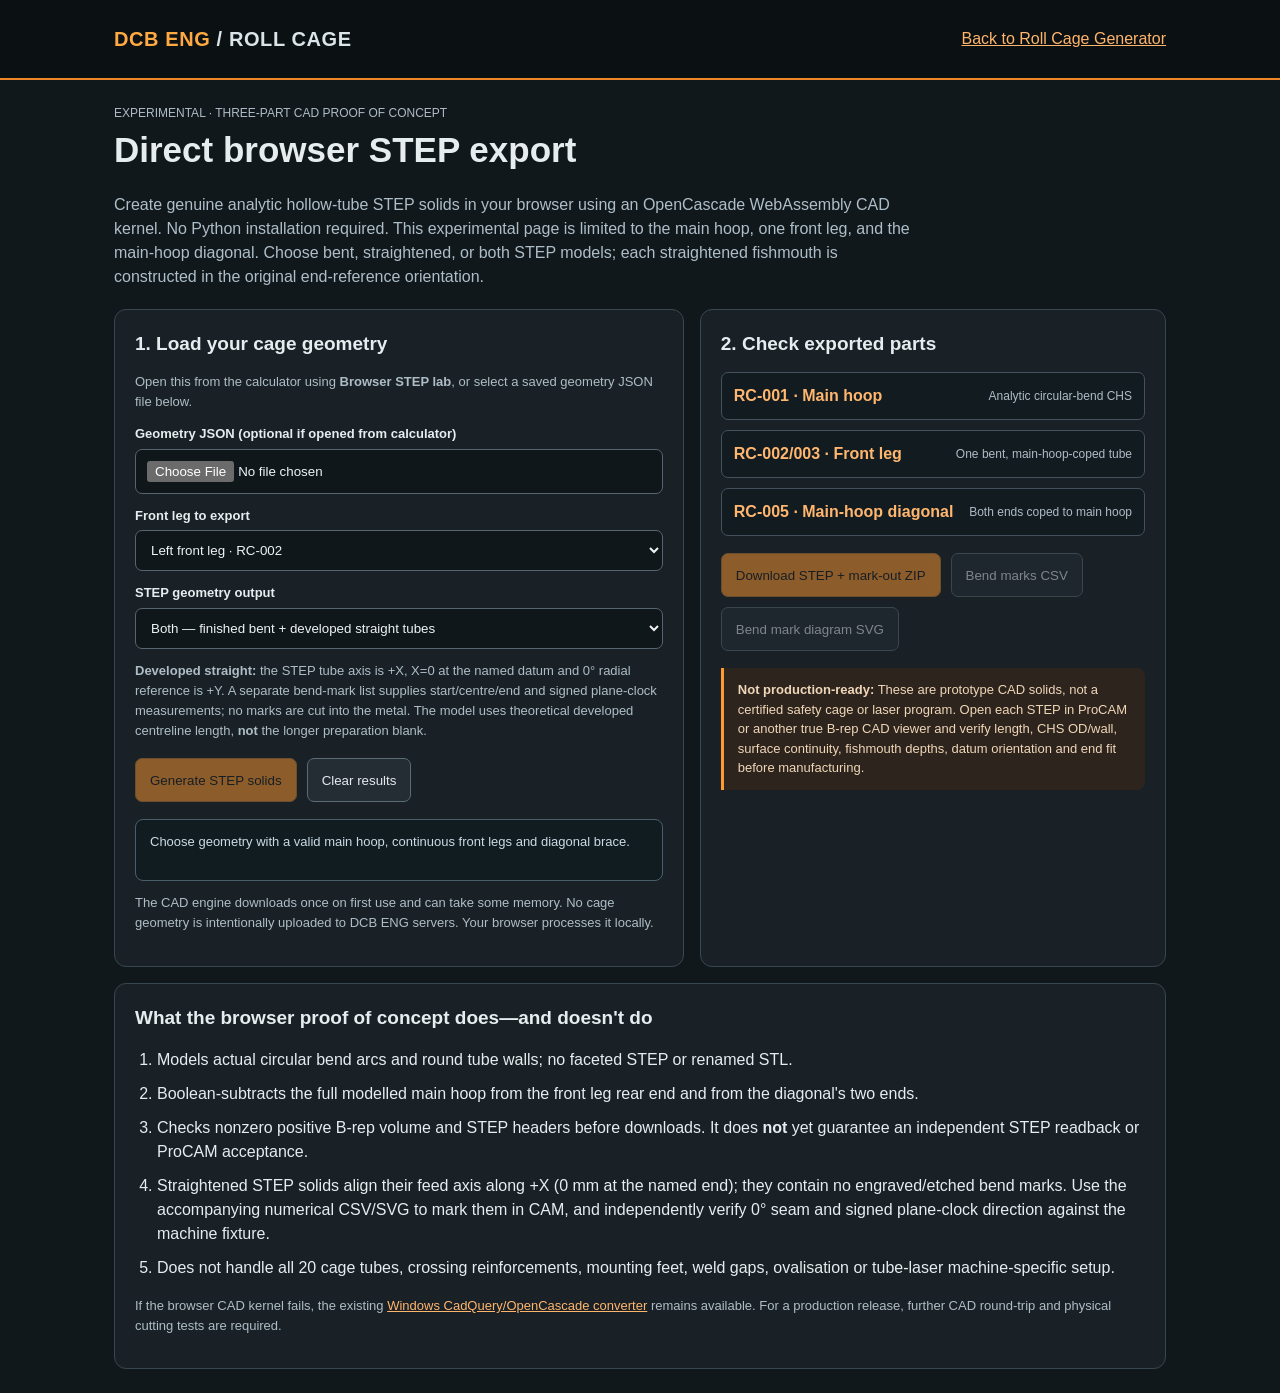
<file: roll-cage/browser-step/index.html>
<!doctype html>
<html lang="en-AU">
<head>
<meta charset="utf-8">
<meta name="viewport" content="width=device-width,initial-scale=1">
<meta name="theme-color" content="#131a1e">
<title>Browser STEP Lab · Roll Cage Generator | DCB ENG</title>
<style>
:root{color-scheme:dark;background:#11181c;color:#e7ecef;font-family:Inter,Segoe UI,Arial,sans-serif}
*{box-sizing:border-box}body{margin:0;line-height:1.5}
header{background:#0b1013;border-bottom:2px solid #ef8627}
.container{max-width:1100px;margin:0 auto;padding:24px}
.topline{display:flex;align-items:center;justify-content:space-between;gap:18px;flex-wrap:wrap}
.brand{font-weight:850;font-size:20px;letter-spacing:.03em;color:#ffa943}
a{color:#ffb56c}h1{font-size:clamp(25px,3.5vw,35px);margin:2px 0 9px}h2{font-size:19px;margin:0 0 14px}
.subtitle{color:#aebec8;max-width:800px}
.grid{display:grid;grid-template-columns:1.1fr .9fr;gap:16px;margin-top:20px}
.panel{background:#192127;border:1px solid #374750;border-radius:12px;padding:20px;min-width:0}
label{font-weight:700;font-size:13px;display:block;margin:12px 0 5px}
input[type=file],select{display:block;width:100%;background:#10171b;color:#eff3f5;border:1px solid #566570;border-radius:7px;padding:11px}
button,.button{display:inline-flex;align-items:center;justify-content:center;border:1px solid #bb7c35;background:#ff972f;color:#161c20;border-radius:7px;font:700 14px inherit;padding:12px 14px;cursor:pointer;min-height:44px;text-decoration:none}
button:disabled{opacity:.5;cursor:not-allowed}
.actions{display:flex;gap:10px;flex-wrap:wrap;margin:17px 0}
.button-secondary{background:#232d33;color:#e3eaee;border-color:#5b6c76}
.status{border:1px solid #485f6a;border-radius:8px;background:#111c21;padding:12px 14px;min-height:62px;white-space:pre-wrap;font-size:13px;color:#cbdbe4}
.status.error{border-color:#b44d42;color:#ffd0ca;background:#311e1d}
.status.success{border-color:#42795e;color:#c5f5d9}
.parts{display:grid;gap:10px;margin-top:12px}
.part{border:1px solid #43515c;padding:11px 12px;border-radius:7px;background:#121b20;display:flex;align-items:center;justify-content:space-between;gap:12px;flex-wrap:wrap}
.part strong{color:#ffb66e}.muted{font-size:12px;color:#aebbc6}.part a{font-size:12px;font-weight:700}
.note{font-size:13px;color:#aebdc5;line-height:1.55;margin:12px 0}
.warning{border-left:3px solid #ff9a31;background:#2d241d;padding:12px 14px;border-radius:0 8px 8px 0;margin-top:14px;color:#f0d6b8;font-size:13px}
ol{padding-left:22px}li{margin-bottom:10px}code{color:#ffc88a}
@media(max-width:760px){.grid{grid-template-columns:1fr}.container{padding:16px}.panel{padding:16px}}
</style>
</head>
<body>
<header><div class="container topline"><div class="brand">DCB ENG <span style="color:#dbe4e9">/ ROLL CAGE</span></div>
<a href="../">Back to Roll Cage Generator</a></div></header>
<main class="container">
<div class="muted">EXPERIMENTAL · THREE-PART CAD PROOF OF CONCEPT</div>
<h1>Direct browser STEP export</h1>
<p class="subtitle">Create genuine analytic hollow-tube STEP solids in your browser using an OpenCascade WebAssembly CAD kernel. No Python installation required. This experimental page is limited to the main hoop, one front leg, and the main-hoop diagonal. Choose bent, straightened, or both STEP models; each straightened fishmouth is constructed in the original end-reference orientation.</p>
<div class="grid">
<section class="panel">
<h2>1. Load your cage geometry</h2>
<p class="note" id="sourceLabel">Open this from the calculator using <strong>Browser STEP lab</strong>, or select a saved geometry JSON file below.</p>
<label for="jsonFile">Geometry JSON (optional if opened from calculator)</label>
<input type="file" id="jsonFile" accept=".json,application/json">
<label for="frontSide">Front leg to export</label>
<select id="frontSide"><option value="left">Left front leg · RC-002</option><option value="right">Right front leg · RC-003</option></select>
<label for="stepMode">STEP geometry output</label>
<select id="stepMode"><option value="both">Both — finished bent + developed straight tubes</option><option value="bent">Bent — finished cage shape</option><option value="straight">Straightened — developed tube before bending</option></select>
<p class="note"><strong>Developed straight:</strong> the STEP tube axis is +X, X=0 at the named datum and 0° radial reference is +Y. A separate bend-mark list supplies start/centre/end and signed plane-clock measurements; no marks are cut into the metal. The model uses theoretical developed centreline length, <strong>not</strong> the longer preparation blank.</p>
<div class="actions"><button id="exportButton" type="button" disabled>Generate STEP solids</button>
<button id="resetButton" type="button" class="button-secondary">Clear results</button></div>
<div role="status" aria-live="polite" class="status" id="exportStatus">Choose geometry with a valid main hoop, continuous front legs and diagonal brace.</div>
<p class="note">The CAD engine downloads once on first use and can take some memory. No cage geometry is intentionally uploaded to DCB ENG servers. Your browser processes it locally.</p>
</section>
<section class="panel">
<h2>2. Check exported parts</h2>
<div id="partList" class="parts">
<div class="part"><strong>RC-001 · Main hoop</strong><span class="muted">Analytic circular-bend CHS</span></div>
<div class="part"><strong>RC-002/003 · Front leg</strong><span class="muted">One bent, main-hoop-coped tube</span></div>
<div class="part"><strong>RC-005 · Main-hoop diagonal</strong><span class="muted">Both ends coped to main hoop</span></div>
</div>
<div class="actions"><button type="button" id="zipButton" disabled>Download STEP + mark-out ZIP</button><button type="button" id="marksCSVButton" class="button-secondary" disabled>Bend marks CSV</button><button type="button" id="marksSVGButton" class="button-secondary" disabled>Bend mark diagram SVG</button></div>
<div class="warning"><strong>Not production-ready:</strong> These are prototype CAD solids, not a certified safety cage or laser program. Open each STEP in ProCAM or another true B-rep CAD viewer and verify length, CHS OD/wall, surface continuity, fishmouth depths, datum orientation and end fit before manufacturing.</div>
</section>
</div>
<section class="panel" style="margin-top:16px">
<h2>What the browser proof of concept does—and doesn't do</h2>
<ol>
<li>Models actual circular bend arcs and round tube walls; no faceted STEP or renamed STL.</li>
<li>Boolean-subtracts the full modelled main hoop from the front leg rear end and from the diagonal's two ends.</li>
<li>Checks nonzero positive B-rep volume and STEP headers before downloads. It does <strong>not</strong> yet guarantee an independent STEP readback or ProCAM acceptance.</li>
<li>Straightened STEP solids align their feed axis along +X (0 mm at the named end); they contain no engraved/etched bend marks. Use the accompanying numerical CSV/SVG to mark them in CAM, and independently verify 0° seam and signed plane-clock direction against the machine fixture.</li>
<li>Does not handle all 20 cage tubes, crossing reinforcements, mounting feet, weld gaps, ovalisation or tube-laser machine-specific setup.</li>
</ol>
<p class="note">If the browser CAD kernel fails, the existing <a href="../../docs/roll-cage-step-export.md">Windows CadQuery/OpenCascade converter</a> remains available. For a production release, further CAD round-trip and physical cutting tests are required.</p>
</section>
</main>
<script type="module" src="./app.mjs"></script>
</body></html>
</file>
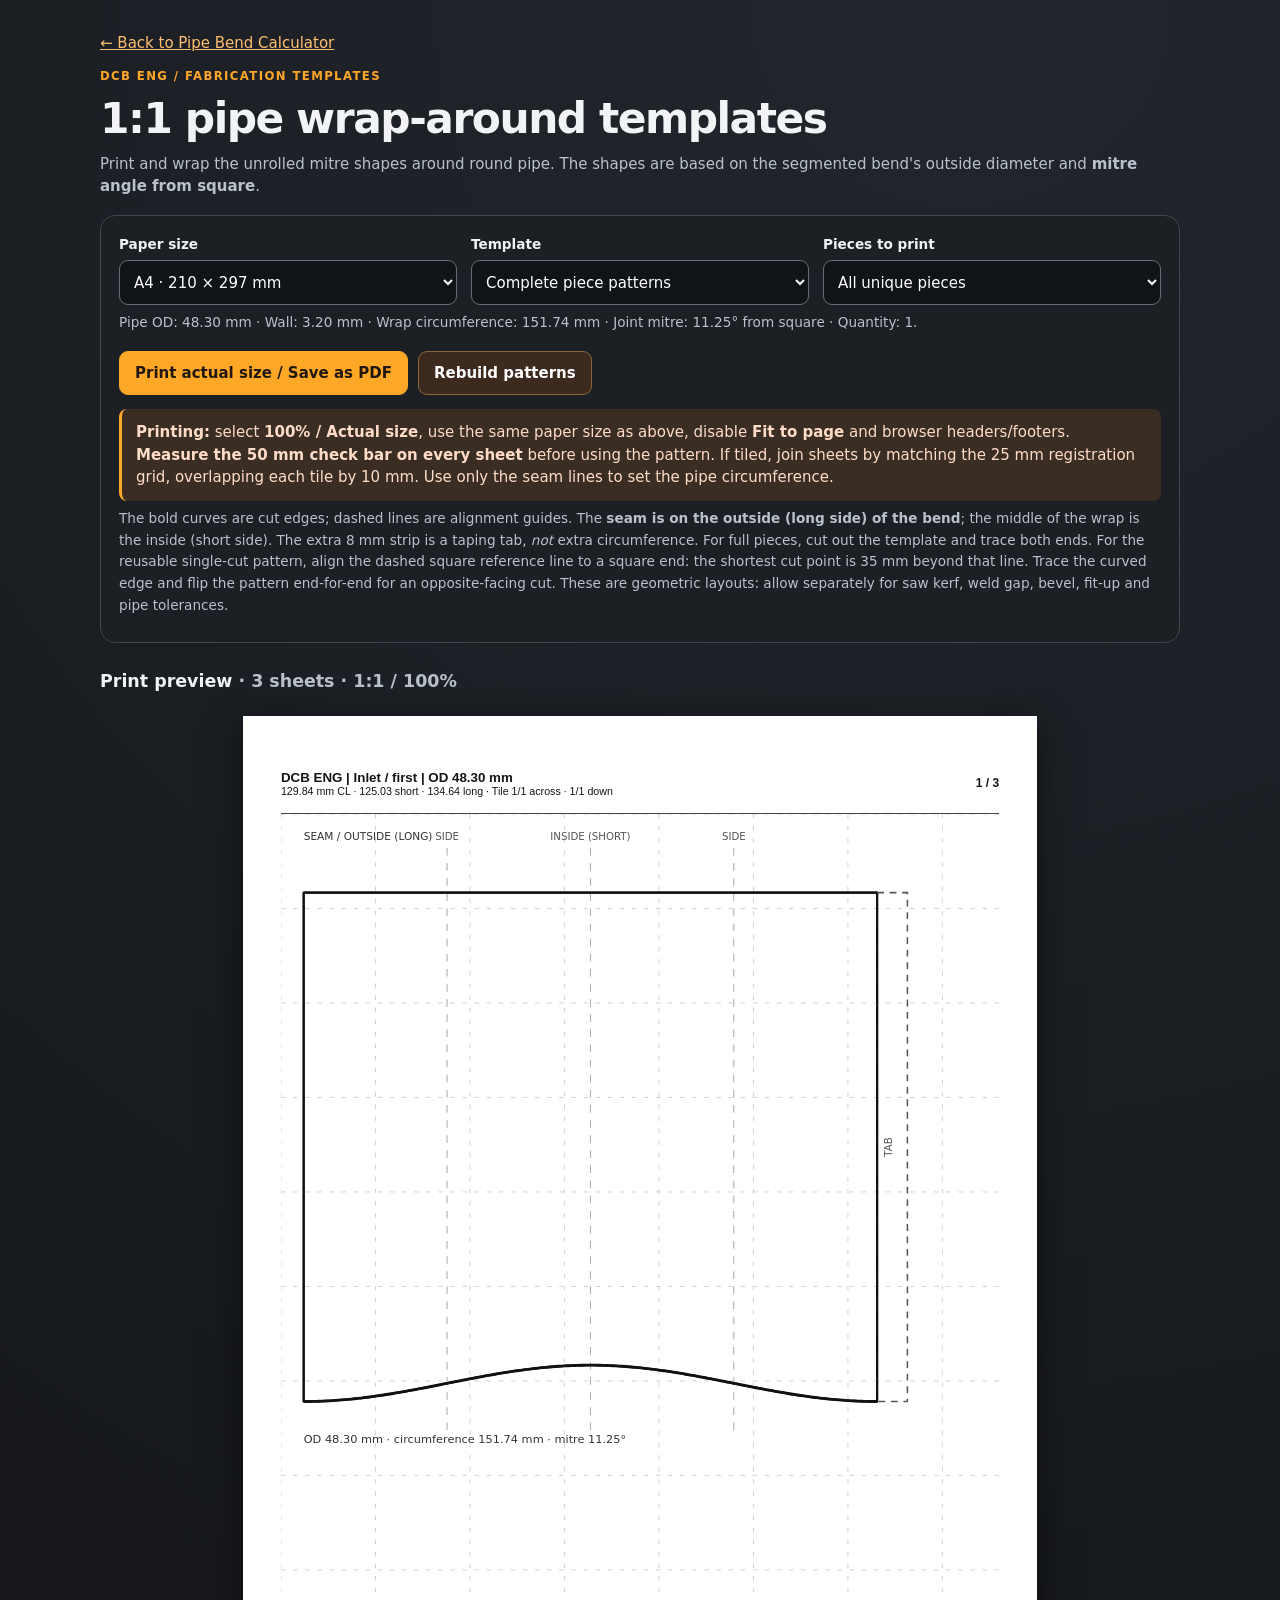
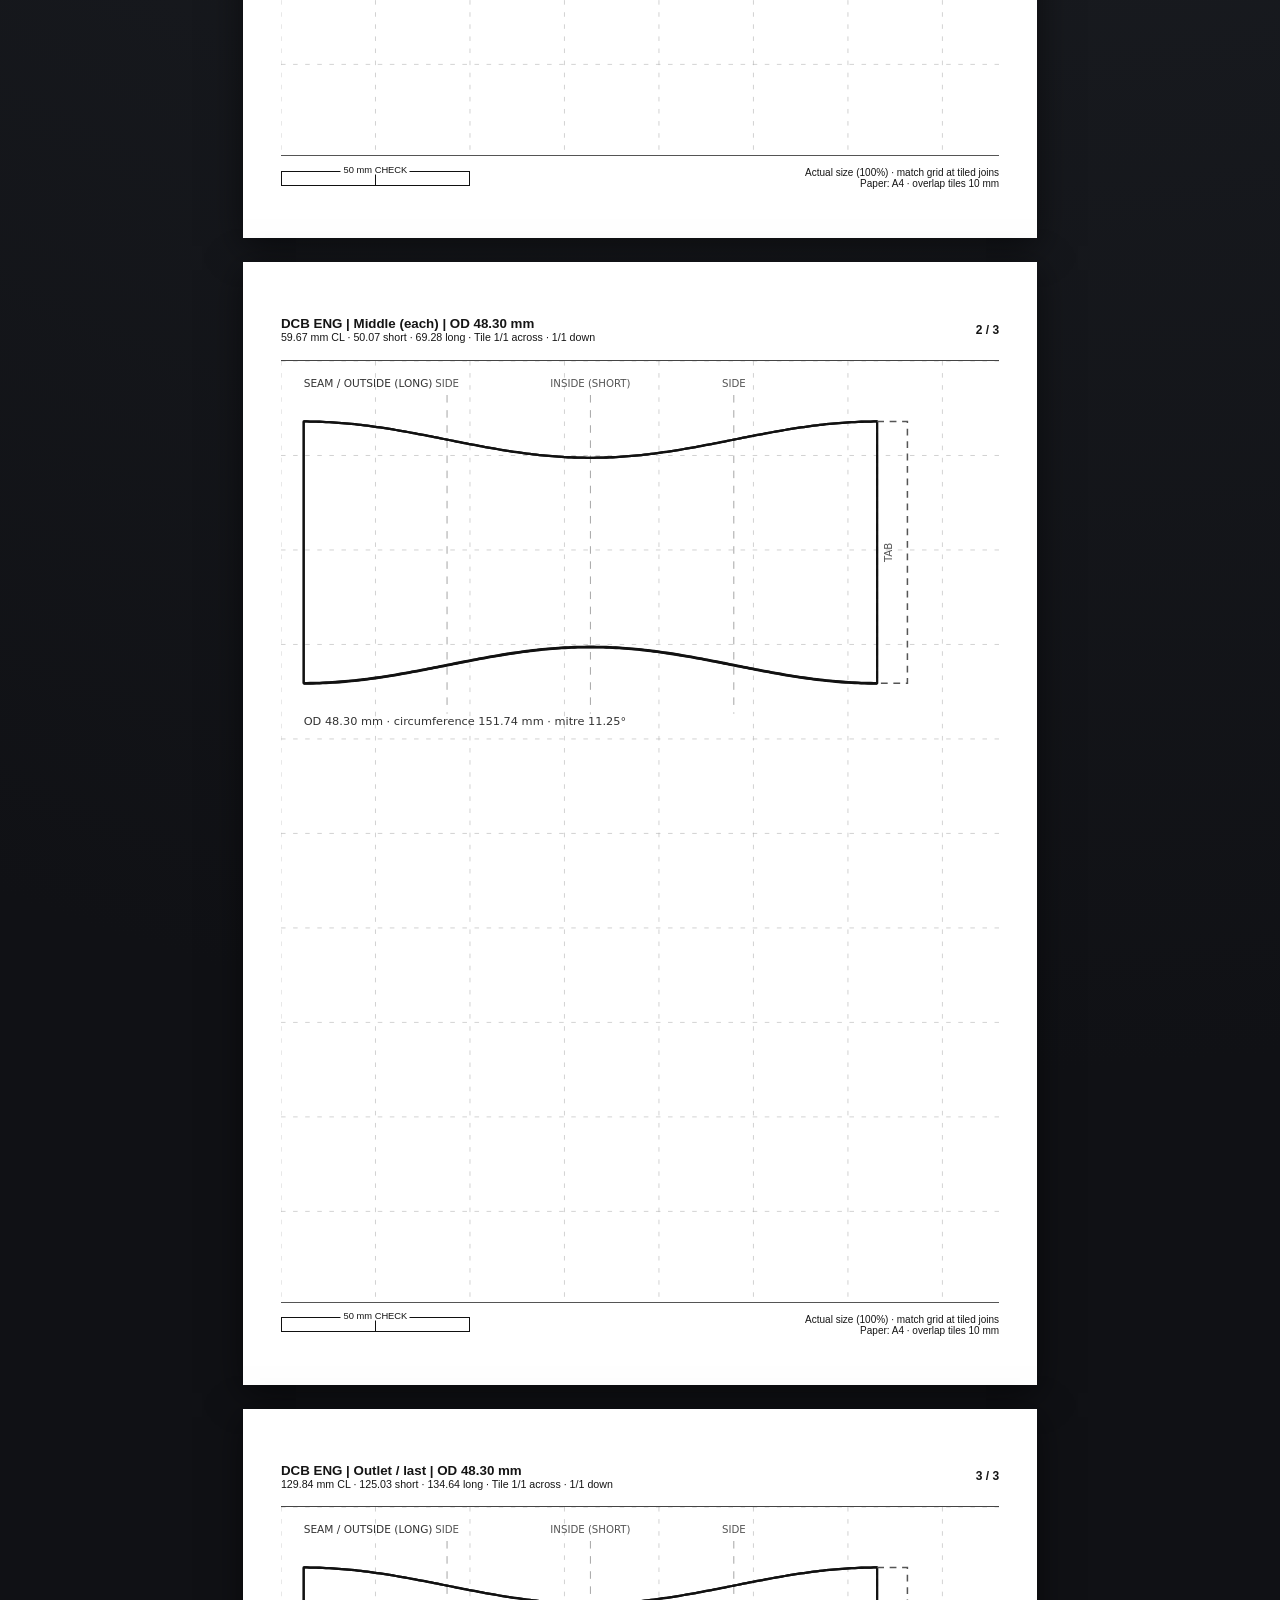
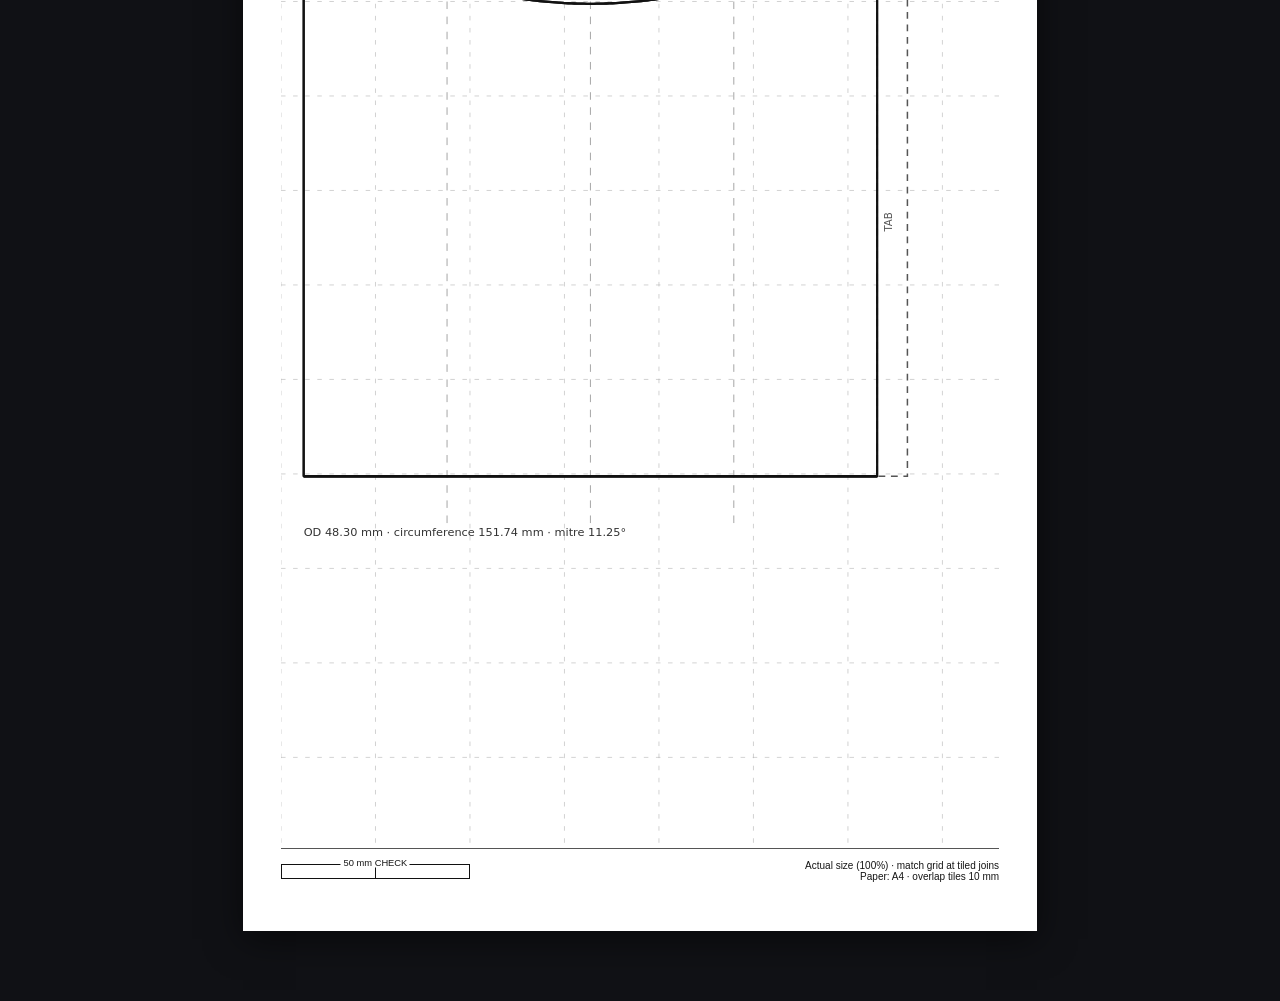
<file: pipe-bend/wrap-template.html>
<!doctype html>
<html lang="en-AU">
<head>
<meta charset="utf-8">
<meta name="viewport" content="width=device-width,initial-scale=1">
<meta name="description" content="True-size A4 and A3 wrap-around cutting templates for DCB ENG segmented pipe bends, with tiled pages and printer calibration.">
<title>Printable Pipe Wrap Templates | DCB ENG</title>
<style id="page-size">@page{size:A4 portrait;margin:0}</style>
<style>
:root{color-scheme:dark;--bg:#101115;--surface:#1c1f24;--text:#f1f3f5;--muted:#b9c2cc;--accent:#ffa726;--border:#41464d}
*{box-sizing:border-box}
body{margin:0;background:radial-gradient(circle at 75% 0%,#22262c,#101115 62%);color:var(--text);font:15px/1.5 system-ui,-apple-system,"Segoe UI",sans-serif}
.wrap{width:min(1080px,calc(100% - 32px));margin:0 auto;padding:32px 0 70px}
h1{font-size:clamp(1.8rem,4vw,2.65rem);letter-spacing:-.035em;line-height:1.15;margin:10px 0 9px}
h2{font-size:1.09rem;margin:0 0 11px}
p{margin:7px 0}.muted{color:var(--muted)}
a{color:#ffbf71}.eyebrow{color:var(--accent);font-weight:800;letter-spacing:.12em;text-transform:uppercase;font-size:.73rem}
.panel{background:var(--surface);border:1px solid var(--border);border-radius:15px;padding:18px;margin-top:17px}
.controls{display:grid;grid-template-columns:repeat(3,minmax(145px,1fr));gap:14px;align-items:end}
label{display:block;font-size:.85rem;font-weight:750;margin-bottom:6px}select{min-height:45px;width:100%;border-radius:9px;border:1px solid #666e78;background:#101317;color:white;padding:8px 10px;font:inherit}
select:focus-visible,button:focus-visible,a:focus-visible{outline:2px solid var(--accent);outline-offset:3px}
button,.btn{display:inline-flex;align-items:center;justify-content:center;gap:6px;min-height:43px;border:1px solid #8b683c;border-radius:9px;padding:10px 15px;background:#3b2a1d;color:white;font:inherit;font-weight:750;cursor:pointer;text-decoration:none}
button.primary{background:var(--accent);border-color:var(--accent);color:#21170e}
.actions{display:flex;gap:10px;flex-wrap:wrap;margin-top:17px}
.warning{color:#ffdcc7;background:#3a2d23;border-left:3px solid var(--accent);padding:12px 14px;margin-top:14px;border-radius:8px}
.error{border-color:#af6064;background:#4d292d;color:#ffe5e5}
.notes{font-size:.85rem;color:var(--muted);line-height:1.6}
.pages{display:grid;gap:24px;margin-top:22px;max-width:100%;justify-items:center}
.sheet{color:#151515;background:#fff;width:210mm;height:297mm;padding:10mm;display:flex;flex-direction:column;overflow:hidden;box-shadow:0 8px 34px #0008;flex:none}
.sheet.a3{width:297mm;height:420mm}
.sheet-head{height:16mm;flex:none;border-bottom:.25mm solid #444;display:flex;justify-content:space-between;align-items:center;gap:6mm}
.sheet-head div:first-child{min-width:0}
.sheet-head strong{font:700 10pt Arial,sans-serif;display:block;white-space:nowrap;overflow:hidden;text-overflow:ellipsis}
.sheet-head small{font:8pt Arial,sans-serif;display:block}
.sheet-head .tile-index{font:700 9pt Arial,sans-serif;white-space:nowrap}
.template-svg{display:block;width:190mm;height:249mm;flex:none}
.sheet.a3 .template-svg{width:277mm;height:372mm}
.sheet-foot{height:12mm;flex:none;border-top:.25mm solid #555;display:flex;align-items:center;justify-content:space-between;gap:4mm;font:7.5pt Arial,sans-serif}
.scale-bar{width:50mm;height:4mm;border:0.35mm solid #111;display:flex;flex:none;justify-content:space-between;align-items:center;position:relative}
.scale-bar:before{content:"";position:absolute;left:50%;top:0;bottom:0;border-left:.3mm solid #111}
.scale-bar .scale-label{background:white;padding:0 .7mm;position:absolute;left:50%;top:0;transform:translate(-50%,-75%);font:7pt Arial,sans-serif;white-space:nowrap}
.sheet-foot .scale-note{font-size:7pt;white-space:nowrap}
.page-info{text-align:right;max-width:110mm}
@media(max-width:690px){.controls{grid-template-columns:1fr}.sheet-preview{overflow-x:auto}.panel{padding:15px}.wrap{width:calc(100% - 24px)}}
@media print{
:root{color-scheme:light}
html,body{margin:0!important;padding:0!important;background:#fff!important;color:#111!important}
.no-print,.warning,.pages-title{display:none!important}
.wrap{margin:0;padding:0;width:100%;max-width:none}
.pages{display:block;margin:0;padding:0;max-width:none}
.sheet,.sheet.a3{margin:0;box-shadow:none;break-after:page;page-break-after:always;break-inside:avoid;page-break-inside:avoid}
.sheet:last-child{break-after:auto;page-break-after:auto}
}
</style>
</head>
<body>
<div class="wrap">
  <div class="no-print">
    <a href="./">← Back to Pipe Bend Calculator</a>
    <div class="eyebrow" style="margin-top:13px">DCB ENG / Fabrication templates</div>
    <h1>1:1 pipe wrap-around templates</h1>
    <p class="muted">Print and wrap the unrolled mitre shapes around round pipe. The shapes are based on the segmented bend's outside diameter and <strong>mitre angle from square</strong>.</p>
    <div class="panel">
      <div class="controls">
        <div><label for="paper">Paper size</label><select id="paper"><option value="A4">A4 · 210 × 297 mm</option><option value="A3">A3 · 297 × 420 mm</option></select></div>
        <div><label for="template-type">Template</label><select id="template-type"><option value="full">Complete piece patterns</option><option value="cut">Single mitre cut · reusable</option></select></div>
        <div id="piece-field"><label for="piece">Pieces to print</label><select id="piece"><option value="all">All unique pieces</option><option value="first">Inlet / first</option><option value="middle">Middle (each)</option><option value="last">Outlet / last</option></select></div>
      </div>
      <p class="notes" id="dimensions"></p>
      <div class="actions"><button type="button" id="print" class="primary">Print actual size / Save as PDF</button><button type="button" id="refresh">Rebuild patterns</button></div>
      <div class="warning"><strong>Printing:</strong> select <strong>100% / Actual size</strong>, use the same paper size as above, disable <strong>Fit to page</strong> and browser headers/footers. <strong>Measure the 50 mm check bar on every sheet</strong> before using the pattern. If tiled, join sheets by matching the 25 mm registration grid, overlapping each tile by 10 mm. Use only the seam lines to set the pipe circumference.</div>
      <p class="notes">The bold curves are cut edges; dashed lines are alignment guides. The <strong>seam is on the outside (long side) of the bend</strong>; the middle of the wrap is the inside (short side). The extra 8 mm strip is a taping tab, <em>not</em> extra circumference. For full pieces, cut out the template and trace both ends. For the reusable single-cut pattern, align the dashed square reference line to a square end: the shortest cut point is 35 mm beyond that line. Trace the curved edge and flip the pattern end-for-end for an opposite-facing cut. These are geometric layouts: allow separately for saw kerf, weld gap, bevel, fit-up and pipe tolerances.</p>
      <div class="warning error" id="error" role="alert" hidden></div>
    </div>
    <h2 class="pages-title" style="margin-top:25px">Print preview <span id="page-count" class="muted"></span></h2>
  </div>
  <div class="pages" id="pages"></div>
</div>
<script>
'use strict';
(() => {
 const $=id=>document.getElementById(id);
 const params=new URLSearchParams(location.search);
 const value=(name,defaultValue)=>params.has(name)?Number(params.get(name)):defaultValue;
 const geometry={D:value('od',48.3),wall:value('wall',3.2),angle:value('angle',90),R:value('radius',150),inlet:value('inlet',100),outlet:value('outlet',100),joints:value('joints',4),qty:value('qty',1)};
 const mm=n=>Number(n).toFixed(2).replace(/\.00$/,'');
 const safe=s=>String(s).replace(/[&<>"']/g,ch=>({'&':'&amp;','<':'&lt;','>':'&gt;','"':'&quot;',"'":'&#39;'}[ch]));
 const overlap=10,tab=8;
 let printable=false;
 function validate(){
   const c=geometry;
   if(!['D','wall','angle','R','inlet','outlet','joints','qty'].every(key=>Number.isFinite(c[key])))throw Error('Invalid bend dimensions were passed from the calculator.');
   if(c.D<=0||c.D>5000||c.wall<=0||c.wall>=c.D/2||c.R<=c.D/2||c.R>100000)throw Error('Pipe diameter, wall thickness or centreline radius is out of range.');
   if(c.angle<=0||c.angle>=180||!Number.isSafeInteger(c.joints)||c.joints<1||c.joints>48)throw Error('Segmented bend angle or welded joints is out of range.');
   if(c.inlet<0||c.outlet<0||c.inlet>100000||c.outlet>100000||!Number.isSafeInteger(c.qty)||c.qty<1||c.qty>10000)throw Error('Straight length or quantity is out of range.');
   c.beta=c.angle*Math.PI/(360*c.joints);
   c.k=c.R*Math.tan(c.beta);
   c.h=(c.D/2)*Math.tan(c.beta);
   c.C=Math.PI*c.D;
   c.parts=[
     {id:'first',name:'Inlet / first',cl:c.inlet+c.k,start:false,end:true,count:1},
     ...(c.joints>1?[{id:'middle',name:'Middle (each)',cl:2*c.k,start:true,end:true,count:c.joints-1}]:[]),
     {id:'last',name:'Outlet / last',cl:c.outlet+c.k,start:true,end:false,count:1}
   ];
 }
 function tileCount(length,usable){return Math.max(1,Math.ceil(Math.max(0,length-usable)/(usable-overlap))+1);}
 function pathOf(points){return points.map((p,i)=>(i?'L':'M')+p[0].toFixed(3)+' '+p[1].toFixed(3)).join(' ');}
 function makePattern(c,part,kind){
   const x0=6,N=Math.max(180,Math.min(1600,Math.ceil(c.C/2))),y0=kind==='full'?16:18;
   const ys=[],ye=[];
   for(let i=0;i<=N;i++){
     const phi=2*Math.PI*i/N,x=x0+c.C*i/N,co=Math.cos(phi);
     if(kind==='full'){
       ys.push([x,y0+c.h+(part.start?-c.h*co:0)]);
       ye.push([x,y0+c.h+part.cl+(part.end?c.h*co:0)]);
     }else{
       ys.push([x,y0+15]);
       // The short cut point is 35 mm beyond the square-end reference ring.
       ye.push([x,y0+50+c.h*(1+co)]);
     }
   }
   // Exact seam-to-seam paper width equals OD*pi, with an 8 mm overwrap tape tab.
   // The tab is not included in the cylindrical circumference.
   const baseH=kind==='full'?y0+part.cl+2*c.h+15:y0+50+2*c.h+18;
   const baseW=x0+c.C+tab+6;
   const outline=pathOf(ys)+' '+pathOf([...ye].reverse()).replace(/^M/,'L')+' Z';
   const guides=[c.C/4,c.C/2,c.C*3/4].map((x,i)=>`<line x1="${(x+x0).toFixed(3)}" y1="${(y0-7).toFixed(2)}" x2="${(x+x0).toFixed(3)}" y2="${(baseH-7).toFixed(2)}" stroke="#999" stroke-width="0.23" stroke-dasharray="2 2"/>`+
     `<text x="${(x+x0).toFixed(3)}" y="${(y0-9).toFixed(2)}" font-size="2.7" text-anchor="middle" fill="#555">${['SIDE','INSIDE (SHORT)','SIDE'][i]}</text>`).join('');
   const shortY=kind==='full'?(part.start?y0+c.h+c.h:y0+c.h):(y0+50);
   const longY=kind==='full'?(part.end?y0+c.h+part.cl+c.h:y0+c.h+part.cl):y0+50+2*c.h;
   const tabTop=ys[ys.length-1][1],tabBottom=ye[ye.length-1][1];
   const plot=`
    ${guides}
    <path d="${outline}" fill="none" stroke="#111" stroke-width="0.6" stroke-linejoin="round"/>
    <path d="${pathOf(ys)}" fill="none" stroke="#111" stroke-width="0.6"/>
    <path d="${pathOf(ye)}" fill="none" stroke="#111" stroke-width="0.75"/>
    <line x1="${x0}" y1="${ys[0][1].toFixed(3)}" x2="${x0}" y2="${ye[0][1].toFixed(3)}" stroke="#111" stroke-width="0.5"/>
    <line x1="${(x0+c.C).toFixed(3)}" y1="${tabTop.toFixed(3)}" x2="${(x0+c.C).toFixed(3)}" y2="${tabBottom.toFixed(3)}" stroke="#111" stroke-width="0.45" stroke-dasharray="2 1"/>
    <path d="M${(x0+c.C).toFixed(3)} ${tabTop.toFixed(3)} H${(x0+c.C+tab).toFixed(3)} V${tabBottom.toFixed(3)} H${(x0+c.C).toFixed(3)}" fill="none" stroke="#555" stroke-dasharray="1.8 1.5" stroke-width="0.4"/>
    <text x="${(x0+c.C+tab/2).toFixed(3)}" y="${((tabTop+tabBottom)/2).toFixed(3)}" font-size="2.7" fill="#555" transform="rotate(-90 ${(x0+c.C+tab/2).toFixed(3)} ${((tabTop+tabBottom)/2).toFixed(3)})" text-anchor="middle">TAB</text>
    <text x="${x0}" y="${(y0-9).toFixed(3)}" font-size="2.8" fill="#333">SEAM / OUTSIDE (LONG)</text>
    <text x="${x0}" y="${(baseH-4).toFixed(3)}" font-size="3" fill="#333">OD ${mm(c.D)} mm · circumference ${mm(c.C)} mm · mitre ${(c.beta*180/Math.PI).toFixed(2)}°</text>
    ${kind==='cut'?`<line x1="${x0}" x2="${(x0+c.C).toFixed(3)}" y1="${(y0+15).toFixed(3)}" y2="${(y0+15).toFixed(3)}" stroke="#666" stroke-width="0.3" stroke-dasharray="3 2"/>`+`<text x="${(x0+3).toFixed(3)}" y="${(y0+12).toFixed(3)}" font-size="2.8" fill="#555">REFERENCE LINE</text>`:''}
   `;
   return {W:baseW,H:baseH,plot,part,kind,shortY,longY};
 }
 function gridForTile(tileW,tileH,ox,oy){
   let s='';
   const fromX=Math.ceil(ox/25)*25,toX=ox+tileW;
   for(let x=fromX;x<=toX;x+=25){const v=x-ox;s+=`<line x1="${v.toFixed(2)}" y1="0" x2="${v.toFixed(2)}" y2="${tileH}" stroke="#aaa" stroke-width="0.14" stroke-dasharray="1.2 2"/>`;}
   const fromY=Math.ceil(oy/25)*25,toY=oy+tileH;
   for(let y=fromY;y<=toY;y+=25){const v=y-oy;s+=`<line x1="0" y1="${v.toFixed(2)}" x2="${tileW}" y2="${v.toFixed(2)}" stroke="#aaa" stroke-width="0.14" stroke-dasharray="1.2 2"/>`;}
   return s;
 }
 function sheetHTML(c,paper,part,kind,tileX,tileY,nx,ny,tileW,tileH,index,total){
   const ox=tileX*(tileW-overlap),oy=tileY*(tileH-overlap),tileLabel=`Tile ${tileX+1}/${nx} across · ${tileY+1}/${ny} down`;
   const {plot}=makePattern(c,part,kind);
   const name=kind==='cut'?'Reusable single mitre':part.name;
   const headerMeta=kind==='cut'?`Single end · ${(c.beta*180/Math.PI).toFixed(2)}° from square`:
      `${mm(part.cl)} mm CL · ${mm(part.cl-(Number(part.start)+Number(part.end))*c.h)} short · ${mm(part.cl+(Number(part.start)+Number(part.end))*c.h)} long`;
   return `<section class="sheet ${paper==='A3'?'a3':''}" data-piece="${kind==='cut'?'cut':part.id}" data-col="${tileX+1}" data-row="${tileY+1}" data-x="${ox}" data-y="${oy}">
      <div class="sheet-head"><div><strong>DCB ENG | ${safe(name)} | OD ${mm(c.D)} mm</strong><small>${safe(headerMeta)} · ${safe(tileLabel)}</small></div><div class="tile-index">${index} / ${total}</div></div>
      <svg class="template-svg" xmlns="http://www.w3.org/2000/svg" width="${tileW}mm" height="${tileH}mm" viewBox="0 0 ${tileW} ${tileH}" aria-label="True scale ${safe(name)} pipe wrap template">
      ${gridForTile(tileW,tileH,ox,oy)}<g transform="translate(${-ox} ${-oy})">${plot}</g>
      </svg>
      <div class="sheet-foot"><div class="scale-bar"><span class="scale-label">50 mm CHECK</span></div><div class="page-info">Actual size (100%) · match grid at tiled joins<br>Paper: ${paper} · overlap tiles 10 mm</div></div>
    </section>`;
 }
 function rebuild(){
   const error=$('error'), pages=$('pages');error.hidden=true;pages.replaceChildren();printable=false;$('print').disabled=true;
   const paper=$('paper').value,kind=$('template-type').value,choice=$('piece').value;
   $('piece-field').hidden=kind==='cut';
   $('page-size').textContent=`@page{size:${paper} portrait;margin:0}`;
   try{
     validate();
     const c=geometry, dims=paper==='A3'?{W:277,H:372}:{W:190,H:249};
     $('dimensions').textContent=`Pipe OD: ${mm(c.D)} mm · Wall: ${mm(c.wall)} mm · Wrap circumference: ${mm(c.C)} mm · Joint mitre: ${(c.beta*180/Math.PI).toFixed(2)}° from square · Quantity: ${c.qty}.`;
     const parts=kind==='cut'?[{id:'cut',name:'Reusable single mitre',cl:0,start:false,end:false,count:1}]:c.parts.filter(p=>choice==='all'||p.id===choice);
     if(!parts.length)throw Error('No middle piece is required when the elbow has only one welded joint. Choose another piece.');
     const jobs=parts.map(part=>{const pattern=makePattern(c,part,kind);return {part,pattern,nx:tileCount(pattern.W,dims.W),ny:tileCount(pattern.H,dims.H)};});
     const count=jobs.reduce((acc,j)=>acc+j.nx*j.ny,0);
     if(count>80)throw Error(`This pattern needs ${count} pages at 1:1. Choose A3, a single cut or fewer pieces; it will not be silently scaled down.`);
     let idx=0,buf='';
     for(const job of jobs)for(let row=0;row<job.ny;row++)for(let col=0;col<job.nx;col++)buf+=sheetHTML(c,paper,job.part,kind,col,row,job.nx,job.ny,dims.W,dims.H,++idx,count);
     pages.innerHTML=buf;
     $('page-count').textContent=`· ${count} ${count===1?'sheet':'sheets'} · 1:1 / 100%`;
     $('print').disabled=false;printable=true;
   }catch(e){error.textContent=e.message;error.hidden=false;$('page-count').textContent='· unavailable';}
 }
 ['paper','template-type','piece'].forEach(id=>$(id).addEventListener('change',rebuild));
 $('refresh').addEventListener('click',rebuild);
 $('print').addEventListener('click',()=>{if(printable)window.print();});
 rebuild();
})();
</script>
</body>
</html>
</file>
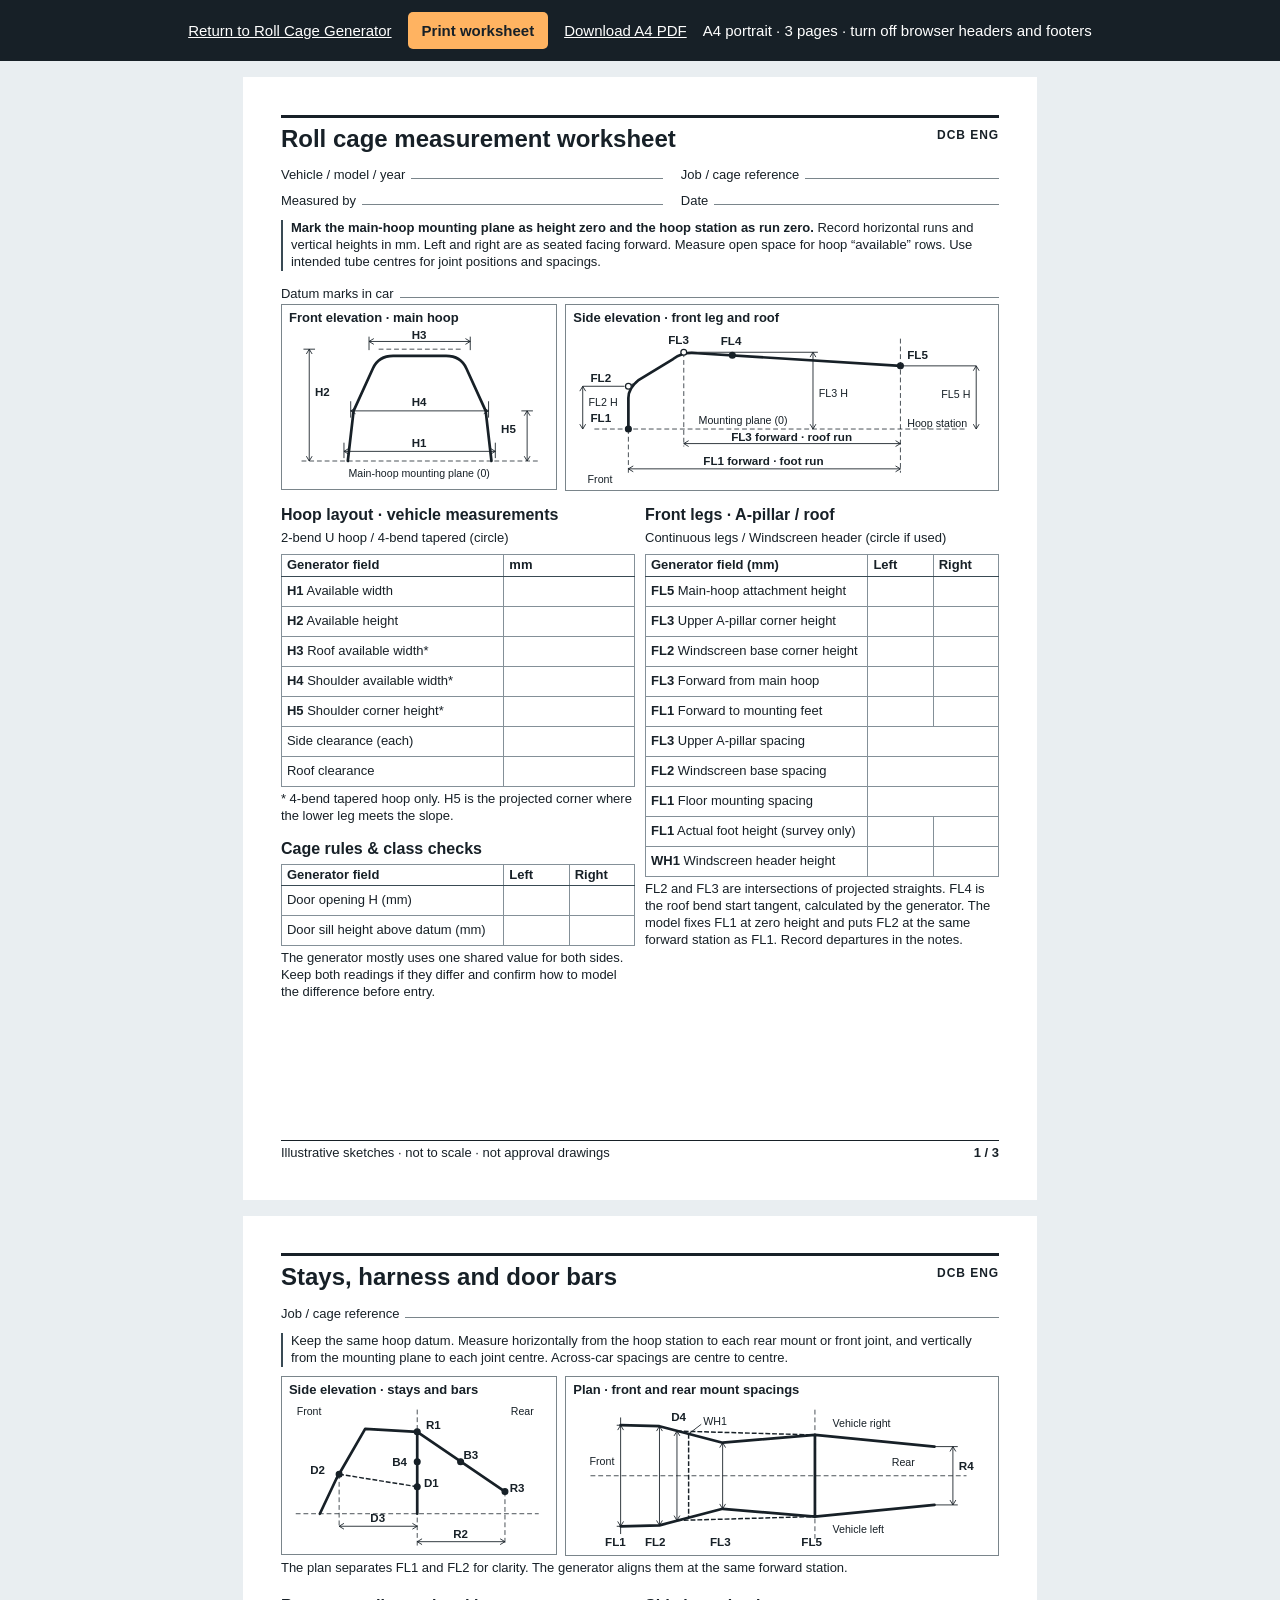
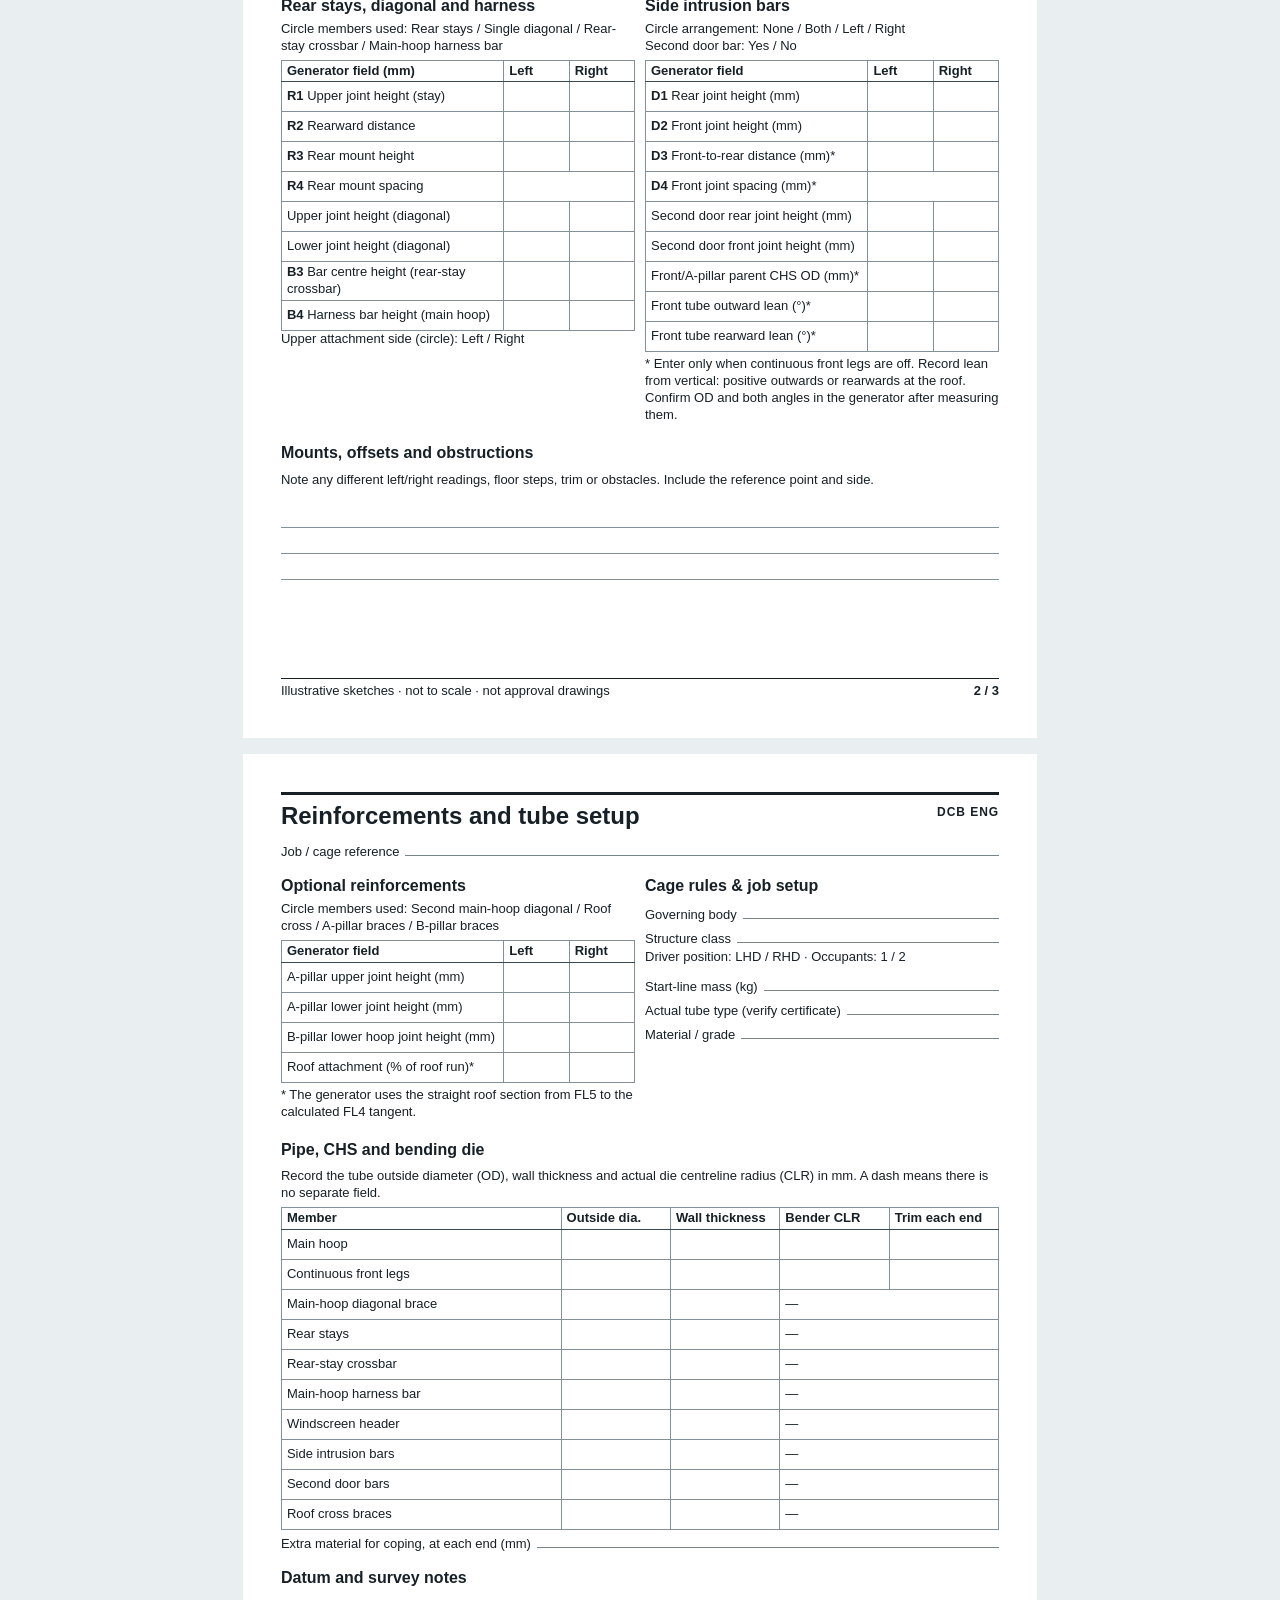
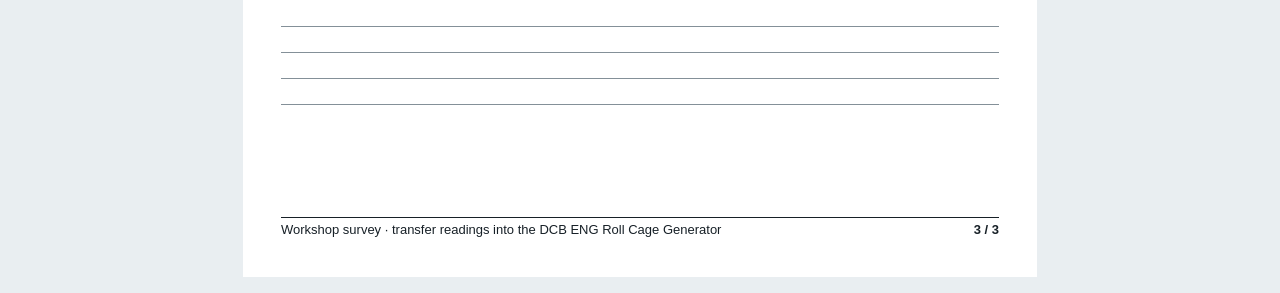
<file: roll-cage/measurement-worksheet.html>
<!doctype html>
<html lang="en-AU">
<head>
<meta charset="utf-8">
<meta name="viewport" content="width=device-width, initial-scale=1">
<meta name="description" content="Print a blank A4 survey sheet to collect the measurements for the DCB ENG Roll Cage Generator.">
<title>Roll cage measurement worksheet | DCB ENG</title>
<style>
  * { box-sizing: border-box; }
  body { margin: 0; background: #e9eef1; color: #172027; font: 15px/1.3 Arial, sans-serif; }
  h1, h2, h3, p, figure { margin: 0; }
  h1 { font-size: 24px; line-height: 1.15; }
  h2 { font-size: 16px; margin: 14px 0 4px; }
  h3 { font-size: 13px; margin: 0 0 5px; }
  .toolbar { display: flex; flex-wrap: wrap; align-items: center; justify-content: center; gap: 8px 16px; padding: 12px; background: #172027; color: white; }
  .toolbar a { color: white; }
  .toolbar button { border: 0; border-radius: 5px; background: #ffb361; color: #172027; font: bold 15px Arial, sans-serif; padding: 10px 14px; cursor: pointer; }
  .sheet { display: flex; flex-direction: column; width: min(calc(100% - 24px), 210mm); min-height: 297mm; margin: 16px auto; padding: 10mm; background: white; }
  .mast { display: flex; align-items: start; justify-content: space-between; gap: 12px; border-top: 3px solid; padding-top: 7px; margin-bottom: 9px; }
  .brand { font-size: 12px; font-weight: bold; letter-spacing: .08em; white-space: nowrap; padding-top: 3px; }
  .meta { display: grid; grid-template-columns: 1.2fr 1fr; gap: 2px 18px; }
  .line { display: flex; gap: 6px; align-items: baseline; min-height: 24px; }
  .line span { flex: 1; min-width: 20px; min-height: 18px; border-bottom: 1px solid #7a858b; }
  .guide { border-left: 2px solid #394a54; padding: 0 0 0 8px; margin: 9px 0; }
  .guide, .hint, .meta, .line, .footer, figcaption { font-size: 13px; }
  .hint { margin: 4px 0 5px; }
  .views { display: grid; grid-template-columns: 1fr 1.57fr; align-items: start; gap: 8px; }
  figure { border: 1px solid #7a858b; padding: 5px 7px 3px; }
  figcaption { font-weight: bold; }
  svg { display: block; width: 100%; height: auto; }
  svg text { fill: #172027; font: bold 12px Arial, sans-serif; }
  svg .small { font-size: 11px; font-weight: normal; }
  .tube, .dim, .datum, .member { fill: none; stroke: #172027; }
  .tube { stroke-width: 2.8; stroke-linecap: round; stroke-linejoin: round; }
  .dim { stroke-width: .9; }
  .datum { stroke-width: .8; stroke-dasharray: 5 3; }
  .member { stroke-width: 1.5; stroke-dasharray: 5 2; }
  .point { stroke: #172027; stroke-width: 1.3; fill: #172027; }
  .virtual { fill: white; }
  .pair { display: grid; grid-template-columns: 1fr 1fr; gap: 10px; }
  table { width: 100%; border-collapse: collapse; table-layout: fixed; font-size: 13px; }
  th, td { border: 1px solid #849098; padding: 2px 5px; text-align: left; overflow-wrap: anywhere; }
  thead th { border-bottom: 1.5px solid #394a54; }
  tbody th { font-weight: normal; }
  tbody td { height: 30px; }
  .reading { width: 56%; }
  .pair .reading { width: 63%; }
  .tube-name { width: 39%; }
  .ref { font-weight: bold; white-space: nowrap; }
  .note-lines { margin-top: 8px; }
  .note-lines div { height: 26px; border-bottom: 1px solid #849098; }
  .footer { display: flex; justify-content: space-between; gap: 10px; border-top: 1px solid; padding-top: 4px; margin-top: auto; }
  .footer-pad { height: 12px; }
  @media screen and (max-width: 620px) {
    .sheet { padding: 15px 10px; min-height: 0; }
    .views, .pair, .meta { grid-template-columns: 1fr; }
    .footer { flex-wrap: wrap; }
  }
  @page { size: A4 portrait; margin: 10mm; }
  @media print {
    body { background: white; color: black; }
    .toolbar { display: none; }
    .sheet { width: auto; min-height: 275mm; margin: 0; padding: 0; }
    .sheet + .sheet { break-before: page; }
    figure, tr, .mast, .meta, .footer { break-inside: avoid; }
    h2, h3 { break-after: avoid; }
  }
</style>
</head>
<body>
<nav class="toolbar" aria-label="Worksheet actions">
  <a href="./">Return to Roll Cage Generator</a>
  <button type="button" onclick="window.print()">Print worksheet</button>
  <a href="measurement-worksheet.pdf" download>Download A4 PDF</a>
  <span>A4 portrait · 3 pages · turn off browser headers and footers</span>
</nav>
<main>
  <section class="sheet" aria-labelledby="page1">
    <header class="mast"><h1 id="page1">Roll cage measurement worksheet</h1><span class="brand">DCB ENG</span></header>
    <div class="meta">
      <div class="line">Vehicle / model / year <span></span></div>
      <div class="line" data-input="cageJobRef">Job / cage reference <span></span></div>
      <div class="line">Measured by <span></span></div>
      <div class="line">Date <span></span></div>
    </div>
    <p class="guide"><strong>Mark the main-hoop mounting plane as height zero and the hoop station as run zero.</strong> Record horizontal runs and vertical heights in mm. Left and right are as seated facing forward. Measure open space for hoop “available” rows. Use intended tube centres for joint positions and spacings.</p>
    <div class="line">Datum marks in car <span></span></div>
    <div class="views">
      <figure>
        <figcaption>Front elevation · main hoop</figcaption>
        <svg viewBox="0 0 270 165" role="img" aria-label="Main hoop available width at legs, shoulders and roof, plus available and shoulder heights above the mounting plane">
          <path class="tube" d="M61 139 67 87 87 43 Q93 30 108 30 H163 Q178 30 184 43 L204 87 210 139"/>
          <path class="datum" d="M13 139H259 M93 23H178"/>
          <path class="dim" d="M83 24V10 M188 24V10 M83 15H188 M83 15l5-3m-5 3 5 3m100-3-5-3m5 3-5 3 M64 77V94 M207 77V94 M64 87H207 M64 87l5-3m-5 3 5 3m138-3-5-3m5 3-5 3 M57 120V136 M214 120V136 M57 129H214 M57 129l5-3m-5 3 5 3m152-3-5-3m5 3-5 3 M21 23V139 M15 23h12 M21 23l-3 5m3-5 3 5m-3 111-3-5m3 5 3-5 M247 87V139 M241 87h12 M247 87l-3 5m3-5 3 5m-3 47-3-5m3 5 3-5"/>
          <text x="135" y="12" text-anchor="middle">H3</text>
          <text x="135" y="82" text-anchor="middle">H4</text>
          <text x="135" y="124" text-anchor="middle">H1</text>
          <text x="27" y="72">H2</text><text x="220" y="110">H5</text>
          <text x="135" y="156" text-anchor="middle" class="small">Main-hoop mounting plane (0)</text>
        </svg>
      </figure>
      <figure>
        <figcaption>Side elevation · front leg and roof</figcaption>
        <svg viewBox="0 0 430 165" role="img" aria-label="Front leg stations from FL1 floor foot to FL5 at the main hoop. Dimension arrows show FL3 and FL1 runs from the hoop. FL2 and FL3 are virtual corners, and FL4 is calculated.">
          <path class="datum" d="M22 105H403 M337 12V150 M114 26V123 M57 105V150"/>
          <path class="datum" d="M57 61 114 26 164 29"/>
          <path class="tube" d="M57 105 V73 Q57 63 67 55 L103 33 Q113 25 128 27 L337 40"/>
          <circle class="point" cx="57" cy="105" r="3"/><circle class="point virtual" cx="57" cy="61" r="3"/><circle class="point virtual" cx="114" cy="26" r="3"/><circle class="point" cx="164" cy="29" r="3"/><circle class="point" cx="337" cy="40" r="3"/>
          <text x="18" y="98">FL1</text><text x="18" y="57">FL2</text><text x="98" y="17">FL3</text><text x="152" y="19">FL4</text><text x="344" y="33">FL5</text>
          <text x="344" y="103" class="small">Hoop station</text>
          <text x="175" y="100" text-anchor="middle" class="small">Mounting plane (0)</text>
          <path class="dim" d="M10 61H53 M10 61V105 M10 61l-3 5m3-5 3 5m-3 39-3-5m3 5 3-5 M118 26H252 M247 26V105 M247 26l-3 5m3-5 3 5m-3 74-3-5m3 5 3-5 M340 40H415 M415 40V105 M415 40l-3 5m3-5 3 5m-3 60-3-5m3 5 3-5"/>
          <text x="16" y="81" class="small">FL2 H</text><text x="253" y="72" class="small">FL3 H</text><text x="409" y="73" text-anchor="end" class="small">FL5 H</text>
          <path class="dim" d="M114 120H337 M114 120l5-3m-5 3 5 3m218-3-5-3m5 3-5 3 M57 146H337 M57 146l5-3m-5 3 5 3m275-3-5-3m5 3-5 3"/>
          <text x="225" y="117" text-anchor="middle">FL3 forward · roof run</text>
          <text x="196" y="142" text-anchor="middle">FL1 forward · foot run</text>
          <text x="15" y="161" class="small">Front</text>
        </svg>
      </figure>
    </div>
    <div class="pair">
      <section aria-labelledby="hoop-fields">
        <h2 id="hoop-fields">Hoop layout · vehicle measurements</h2>
        <p class="line" data-input="mode2 mode4">2-bend U hoop / 4-bend tapered (circle)</p>
        <table aria-labelledby="hoop-fields">
          <thead><tr><th class="reading" scope="col">Generator field</th><th scope="col">mm</th></tr></thead>
          <tbody>
            <tr data-input="width"><th scope="row"><span class="ref">H1</span> Available width</th><td></td></tr>
            <tr data-input="height"><th scope="row"><span class="ref">H2</span> Available height</th><td></td></tr>
            <tr data-input="roofWidth"><th scope="row"><span class="ref">H3</span> Roof available width*</th><td></td></tr>
            <tr data-input="shoulderWidth"><th scope="row"><span class="ref">H4</span> Shoulder available width*</th><td></td></tr>
            <tr data-input="shoulder"><th scope="row"><span class="ref">H5</span> Shoulder corner height*</th><td></td></tr>
            <tr data-input="sideGap"><th scope="row">Side clearance (each)</th><td></td></tr>
            <tr data-input="topGap"><th scope="row">Roof clearance</th><td></td></tr>
          </tbody>
        </table>
        <p class="hint">* 4-bend tapered hoop only. H5 is the projected corner where the lower leg meets the slope.</p>
        <h2 id="door-opening">Cage rules &amp; class checks</h2>
        <table aria-labelledby="door-opening">
          <thead><tr><th class="reading" scope="col">Generator field</th><th scope="col">Left</th><th scope="col">Right</th></tr></thead>
          <tbody>
            <tr data-input="doorOpeningHeight"><th scope="row">Door opening H (mm)</th><td></td><td></td></tr>
            <tr data-input="doorSillHeight"><th scope="row">Door sill height above datum (mm)</th><td></td><td></td></tr>
          </tbody>
        </table>
        <p class="hint">The generator mostly uses one shared value for both sides. Keep both readings if they differ and confirm how to model the difference before entry.</p>
      </section>
      <section aria-labelledby="front-fields">
        <h2 id="front-fields">Front legs · A-pillar / roof</h2>
        <p class="line" data-input="useFrontLegs useHeader">Continuous legs / Windscreen header (circle if used)</p>
        <table aria-labelledby="front-fields">
          <thead><tr><th class="reading" scope="col">Generator field (mm)</th><th scope="col">Left</th><th scope="col">Right</th></tr></thead>
          <tbody>
            <tr data-input="frontTieHeight"><th scope="row"><span class="ref">FL5</span> Main-hoop attachment height</th><td></td><td></td></tr>
            <tr data-input="frontRoofTopHeight"><th scope="row"><span class="ref">FL3</span> Upper A-pillar corner height</th><td></td><td></td></tr>
            <tr data-input="frontWindBaseHeight"><th scope="row"><span class="ref">FL2</span> Windscreen base corner height</th><td></td><td></td></tr>
            <tr data-input="frontRoofRun"><th scope="row"><span class="ref">FL3</span> Forward from main hoop</th><td></td><td></td></tr>
            <tr data-input="frontFootRun"><th scope="row"><span class="ref">FL1</span> Forward to mounting feet</th><td></td><td></td></tr>
            <tr data-input="frontHeaderWidth"><th scope="row"><span class="ref">FL3</span> Upper A-pillar spacing</th><td colspan="2" aria-label="Single width"></td></tr>
            <tr data-input="frontBaseWidth"><th scope="row"><span class="ref">FL2</span> Windscreen base spacing</th><td colspan="2" aria-label="Single width"></td></tr>
            <tr data-input="frontFootWidth"><th scope="row"><span class="ref">FL1</span> Floor mounting spacing</th><td colspan="2" aria-label="Single width"></td></tr>
            <tr><th scope="row"><span class="ref">FL1</span> Actual foot height (survey only)</th><td></td><td></td></tr>
            <tr data-input="headerHeight"><th scope="row"><span class="ref">WH1</span> Windscreen header height</th><td></td><td></td></tr>
          </tbody>
        </table>
        <p class="hint">FL2 and FL3 are intersections of projected straights. FL4 is the roof bend start tangent, calculated by the generator. The model fixes FL1 at zero height and puts FL2 at the same forward station as FL1. Record departures in the notes.</p>
      </section>
    </div>
    <div class="footer-pad"></div>
    <footer class="footer"><span>Illustrative sketches · not to scale · not approval drawings</span><strong>1 / 3</strong></footer>
  </section>

  <section class="sheet" aria-labelledby="page2">
    <header class="mast"><h1 id="page2">Stays, harness and door bars</h1><span class="brand">DCB ENG</span></header>
    <div class="line">Job / cage reference <span></span></div>
    <p class="guide">Keep the same hoop datum. Measure horizontally from the hoop station to each rear mount or front joint, and vertically from the mounting plane to each joint centre. Across-car spacings are centre to centre.</p>
    <div class="views">
      <figure>
        <figcaption>Side elevation · stays and bars</figcaption>
        <svg viewBox="0 0 270 158" role="img" aria-label="Side of hoop with rear stay, rear-stay crossbar, main-hoop harness bar and door bar. R1 through R3 and D1 through D3 match the table.">
          <path class="datum" d="M7 119H259 M133 11V152 M224 96V152 M52 78V134"/>
          <path class="tube" d="M32 119 49 83 79 31 133 34 V119 M133 34 224 96"/>
          <path class="member" d="M52 78 133 91"/>
          <circle class="point" cx="133" cy="34" r="3"/><circle class="point" cx="224" cy="96" r="3"/>
          <circle class="point" cx="133" cy="65" r="3"/><circle class="point" cx="178" cy="65" r="3"/>
          <circle class="point" cx="52" cy="78" r="3"/><circle class="point" cx="133" cy="91" r="3"/>
          <text x="142" y="31">R1</text><text x="229" y="96">R3</text>
          <text x="107" y="69">B4</text><text x="181" y="62">B3</text>
          <text x="22" y="78">D2</text><text x="140" y="91">D1</text>
          <path class="dim" d="M52 132H133 M52 132l5-3m-5 3 5 3m76-3-5-3m5 3-5 3 M133 148H224 M133 148l5-3m-5 3 5 3m86-3-5-3m5 3-5 3"/>
          <text x="92" y="128" text-anchor="middle">D3</text><text x="178" y="144" text-anchor="middle">R2</text>
          <text x="8" y="17" class="small">Front</text><text x="230" y="17" class="small">Rear</text>
        </svg>
      </figure>
      <figure>
        <figcaption>Plan · front and rear mount spacings</figcaption>
        <svg viewBox="0 0 430 158" role="img" aria-label="Top view with front at left, FL1, FL2, FL3 and FL5 stations, windscreen header, front door joint spacing and rear mount spacing.">
          <path class="datum" d="M18 79H405 M249 11V146"/>
          <path class="tube" d="M49 27 89 28 154 45 249 37 372 49 M49 131 89 130 154 113 249 121 372 109 M249 37V121"/>
          <path class="member" d="M119 36V122 M107 33 249 37 M107 125 249 121"/>
          <path class="dim" d="M49 27V19 M49 131v8 M45 27H54 M45 131H54 M49 27V131 M89 28V130 M154 45V113 M107 33V125 M372 49H396 M372 109H396 M391 49V109"/>
          <path class="dim" d="M49 27l-3 5m3-5 3 5m-3 99-3-5m3 5 3-5 M89 28l-3 5m3-5 3 5m-3 97-3-5m3 5 3-5 M154 45l-3 5m3-5 3 5m-3 63-3-5m3 5 3-5 M107 33l-3 5m3-5 3 5m-3 87-3-5m3 5 3-5 M391 49l-3 5m3-5 3 5m-3 55-3-5m3 5 3-5 M132 26l-13 10"/>
          <text x="33" y="151">FL1</text><text x="74" y="151">FL2</text><text x="141" y="151">FL3</text><text x="235" y="151">FL5</text>
          <text x="101" y="23">D4</text><text x="134" y="27" class="small">WH1</text><text x="397" y="73">R4</text>
          <text x="17" y="68" class="small">Front</text><text x="328" y="69" class="small">Rear</text>
          <text x="267" y="29" class="small">Vehicle right</text><text x="267" y="138" class="small">Vehicle left</text>
        </svg>
      </figure>
    </div>
    <p class="hint">The plan separates FL1 and FL2 for clarity. The generator aligns them at the same forward station.</p>
    <div class="pair">
      <section aria-labelledby="stay-fields">
        <h2 id="stay-fields">Rear stays, diagonal and harness</h2>
        <p class="hint" data-input="useStays useBrace useHarness useHoopHarness">Circle members used: Rear stays / Single diagonal / Rear-stay crossbar / Main-hoop harness bar</p>
        <table aria-labelledby="stay-fields">
          <thead><tr><th class="reading" scope="col">Generator field (mm)</th><th scope="col">Left</th><th scope="col">Right</th></tr></thead>
          <tbody>
            <tr data-input="stayTop"><th scope="row"><span class="ref">R1</span> Upper joint height (stay)</th><td></td><td></td></tr>
            <tr data-input="rearRun"><th scope="row"><span class="ref">R2</span> Rearward distance</th><td></td><td></td></tr>
            <tr data-input="rearFootHeight"><th scope="row"><span class="ref">R3</span> Rear mount height</th><td></td><td></td></tr>
            <tr data-input="rearFootWidth"><th scope="row"><span class="ref">R4</span> Rear mount spacing</th><td colspan="2" aria-label="Single width"></td></tr>
            <tr data-input="braceTop"><th scope="row">Upper joint height (diagonal)</th><td></td><td></td></tr>
            <tr data-input="braceBottom"><th scope="row">Lower joint height (diagonal)</th><td></td><td></td></tr>
            <tr data-input="harnessHeight"><th scope="row"><span class="ref">B3</span> Bar centre height (rear-stay crossbar)</th><td></td><td></td></tr>
            <tr data-input="hoopHarnessHeight"><th scope="row"><span class="ref">B4</span> Harness bar height (main hoop)</th><td></td><td></td></tr>
          </tbody>
        </table>
        <p class="line" data-input="braceUpperSide">Upper attachment side (circle): Left / Right</p>
      </section>
      <section aria-labelledby="door-fields">
        <h2 id="door-fields">Side intrusion bars</h2>
        <p class="hint" data-input="useDoor doorSides useDoor2">Circle arrangement: None / Both / Left / Right<br>Second door bar: Yes / No</p>
        <table aria-labelledby="door-fields">
          <thead><tr><th class="reading" scope="col">Generator field</th><th scope="col">Left</th><th scope="col">Right</th></tr></thead>
          <tbody>
            <tr data-input="doorRearHeight"><th scope="row"><span class="ref">D1</span> Rear joint height (mm)</th><td></td><td></td></tr>
            <tr data-input="doorFrontHeight"><th scope="row"><span class="ref">D2</span> Front joint height (mm)</th><td></td><td></td></tr>
            <tr data-input="doorRun"><th scope="row"><span class="ref">D3</span> Front-to-rear distance (mm)*</th><td></td><td></td></tr>
            <tr data-input="doorFrontWidth"><th scope="row"><span class="ref">D4</span> Front joint spacing (mm)*</th><td colspan="2" aria-label="Single width"></td></tr>
            <tr data-input="door2RearHeight"><th scope="row">Second door rear joint height (mm)</th><td></td><td></td></tr>
            <tr data-input="door2FrontHeight"><th scope="row">Second door front joint height (mm)</th><td></td><td></td></tr>
            <tr data-input="frontTubeOD"><th scope="row">Front/A-pillar parent CHS OD (mm)*</th><td></td><td></td></tr>
            <tr data-input="frontTubeSideLean"><th scope="row">Front tube outward lean (°)*</th><td></td><td></td></tr>
            <tr data-input="frontTubeRearLean"><th scope="row">Front tube rearward lean (°)*</th><td></td><td></td></tr>
          </tbody>
        </table>
        <p class="hint" data-input="frontTubeConfirmed">* Enter only when continuous front legs are off. Record lean from vertical: positive outwards or rearwards at the roof. Confirm OD and both angles in the generator after measuring them.</p>
      </section>
    </div>
    <h2>Mounts, offsets and obstructions</h2>
    <p class="hint">Note any different left/right readings, floor steps, trim or obstacles. Include the reference point and side.</p>
    <div class="note-lines" aria-label="Blank space for notes"><div></div><div></div><div></div></div>
    <div class="footer-pad"></div>
    <footer class="footer"><span>Illustrative sketches · not to scale · not approval drawings</span><strong>2 / 3</strong></footer>
  </section>

  <section class="sheet" aria-labelledby="page3">
    <header class="mast"><h1 id="page3">Reinforcements and tube setup</h1><span class="brand">DCB ENG</span></header>
    <div class="line">Job / cage reference <span></span></div>
    <div class="pair">
      <section aria-labelledby="reinforcement-fields">
        <h2 id="reinforcement-fields">Optional reinforcements</h2>
        <p class="hint" data-input="useMainCross useRoofX usePillarA usePillarB">Circle members used: Second main-hoop diagonal / Roof cross / A-pillar braces / B-pillar braces</p>
        <table aria-labelledby="reinforcement-fields">
          <thead><tr><th class="reading" scope="col">Generator field</th><th scope="col">Left</th><th scope="col">Right</th></tr></thead>
          <tbody>
            <tr data-input="pillarAUpperHeight"><th scope="row">A-pillar upper joint height (mm)</th><td></td><td></td></tr>
            <tr data-input="pillarALowerHeight"><th scope="row">A-pillar lower joint height (mm)</th><td></td><td></td></tr>
            <tr data-input="pillarBRearHeight"><th scope="row">B-pillar lower hoop joint height (mm)</th><td></td><td></td></tr>
            <tr data-input="pillarBRoofFraction"><th scope="row">Roof attachment (% of roof run)*</th><td></td><td></td></tr>
          </tbody>
        </table>
        <p class="hint">* The generator uses the straight roof section from FL5 to the calculated FL4 tangent.</p>
      </section>
      <section aria-labelledby="setup-fields">
        <h2 id="setup-fields">Cage rules &amp; job setup</h2>
        <div class="line" data-input="rulesBody">Governing body <span></span></div>
        <div class="line" data-input="rulesClass">Structure class <span></span></div>
        <div class="line" data-input="driverSide occupants">Driver position: LHD / RHD · Occupants: 1 / 2</div>
        <div class="line" data-input="vehicleWeight">Start-line mass (kg) <span></span></div>
        <div class="line" data-input="tubeSpec">Actual tube type (verify certificate) <span></span></div>
        <div class="line" data-input="cageMaterial">Material / grade <span></span></div>
      </section>
    </div>
    <h2 id="tube-fields">Pipe, CHS and bending die</h2>
    <p class="hint">Record the tube outside diameter (OD), wall thickness and actual die centreline radius (CLR) in mm. A dash means there is no separate field.</p>
    <table aria-labelledby="tube-fields">
      <thead><tr><th class="tube-name" scope="col">Member</th><th scope="col">Outside dia.</th><th scope="col">Wall thickness</th><th scope="col">Bender CLR</th><th scope="col">Trim each end</th></tr></thead>
      <tbody>
        <tr><th scope="row">Main hoop</th><td data-input="od"></td><td data-input="wall"></td><td data-input="radius"></td><td data-input="extra"></td></tr>
        <tr><th scope="row">Continuous front legs</th><td data-input="frontOD"></td><td data-input="frontWall"></td><td data-input="frontCLR"></td><td data-input="frontTrim"></td></tr>
        <tr><th scope="row">Main-hoop diagonal brace</th><td data-input="braceOD"></td><td data-input="braceWall"></td><td colspan="2">—</td></tr>
        <tr><th scope="row">Rear stays</th><td data-input="stayOD"></td><td data-input="stayWall"></td><td colspan="2">—</td></tr>
        <tr><th scope="row">Rear-stay crossbar</th><td data-input="harnessOD"></td><td data-input="harnessWall"></td><td colspan="2">—</td></tr>
        <tr><th scope="row">Main-hoop harness bar</th><td data-input="hoopHarnessOD"></td><td data-input="hoopHarnessWall"></td><td colspan="2">—</td></tr>
        <tr><th scope="row">Windscreen header</th><td data-input="headerOD"></td><td data-input="headerWall"></td><td colspan="2">—</td></tr>
        <tr><th scope="row">Side intrusion bars</th><td data-input="doorOD"></td><td data-input="doorWall"></td><td colspan="2">—</td></tr>
        <tr><th scope="row">Second door bars</th><td data-input="door2OD"></td><td data-input="door2Wall"></td><td colspan="2">—</td></tr>
        <tr><th scope="row">Roof cross braces</th><td data-input="roofOD"></td><td data-input="roofWall"></td><td colspan="2">—</td></tr>
      </tbody>
    </table>
    <p class="line" data-input="fitExtra">Extra material for coping, at each end (mm) <span></span></p>
    <h2>Datum and survey notes</h2>
    <div class="note-lines" aria-label="Blank space for notes"><div></div><div></div><div></div><div></div></div>
    <div class="footer-pad"></div>
    <footer class="footer"><span>Workshop survey · transfer readings into the DCB ENG Roll Cage Generator</span><strong>3 / 3</strong></footer>
  </section>
</main>
</body>
</html>
</file>
<file: roll-cage/ui-workspace.css>
/* DCB ENG roll-cage workspace, presentation only. Original styles/geometry remain intact. */
#cageWorkspace{margin-top:16px;min-width:0}
#cageWorkspace [hidden]{display:none!important}
#cageWorkspace button:focus-visible,#cageWorkspace select:focus-visible,
#cageWorkspace summary:focus-visible{outline:2px solid var(--orange);outline-offset:3px}
.cage-tabs{display:grid;grid-template-columns:repeat(4,minmax(0,1fr));gap:9px;margin:0 0 16px;scroll-margin-top:14px}
.cage-tab-button{display:flex;align-items:center;justify-content:center;gap:11px;min-height:56px;padding:10px 12px;text-align:center;border:1px solid #414b53;background:#1b2025;color:#b9c5cc;border-radius:12px;font-size:15px;font-weight:750}
.cage-tab-button[aria-selected="true"]{color:#161a1d;background:var(--orange);border-color:var(--orange);box-shadow:0 6px 18px #fc912c20}
.tab-number{display:inline-flex;align-items:center;justify-content:center;font-size:11px;border:1px solid currentColor;border-radius:6px;width:28px;height:27px;opacity:.85}
.cage-overview{display:grid;grid-template-columns:repeat(4,minmax(0,1fr));gap:10px;margin-bottom:16px}
.overview-card{background:#1a2024;border:1px solid #39464f;border-radius:11px;padding:12px 15px;min-width:0}
.overview-card small{display:block;color:#aab9c3;letter-spacing:.01em;font-size:12px}
.overview-card strong{display:block;color:#f5f7f8;font-size:clamp(17px,2vw,24px);font-variant-numeric:tabular-nums;margin-top:3px;white-space:normal;overflow-wrap:anywhere}
.overview-card strong.needs-review{color:#ffbb78}
.cage-global-validation .validation{margin:0 0 14px}
.cage-tab-page{min-width:0;scroll-margin-top:14px}
.cage-page-title{border:0!important;background:transparent!important;box-shadow:none;margin:1px 0 17px;padding:0;display:block;min-width:0}
.cage-page-title .cage-eyebrow{color:#ffad50;font-size:11px;font-weight:750;letter-spacing:.14em;text-transform:uppercase;margin:0 0 3px}
.cage-page-title h2{font-size:clamp(22px,2.5vw,30px);line-height:1.2;letter-spacing:-.025em;margin:0 0 4px}
.cage-page-title p:last-child{font-size:13px;color:var(--muted);margin:0}
.cage-design-grid{display:grid;grid-template-columns:minmax(320px,385px) minmax(0,1fr);gap:18px;align-items:start}
.cage-design-settings,.cage-design-preview{min-width:0}
.cage-design-settings > .controls{width:100%;max-width:none}
.cage-design-settings .controls>h2{margin:0 0 13px}
.cage-setting-fold{border:1px solid #3a454e;border-radius:10px;background:#171c20;margin:14px 0;padding:0}
.cage-setting-fold>summary,.cage-output-fold>summary{list-style:none;cursor:pointer;font-weight:750;color:#e9edf0;position:relative;padding:15px 40px 15px 15px;line-height:1.35}
.cage-setting-fold>summary::-webkit-details-marker,.cage-output-fold>summary::-webkit-details-marker{display:none}
.cage-setting-fold>summary::after,.cage-output-fold>summary::after{content:"+";position:absolute;right:15px;top:50%;transform:translateY(-50%);font-size:23px;color:var(--orange);font-weight:500}
.cage-setting-fold[open]>summary::after,.cage-output-fold[open]>summary::after{content:"−"}
.cage-setting-fold>summary:hover,.cage-output-fold>summary:hover{background:#242d32}
.cage-setting-fold>.fields{padding:0 14px 12px}
.cage-setting-fold .field{margin-top:7px}
.cage-output-fold{border:1px solid #39444c;border-radius:12px;margin:14px 0;background:#171c20;overflow:hidden}
.cage-output-fold[open]>summary{border-bottom:1px solid #39444c}
.cage-output-fold>section{margin:0!important;border:0!important;border-radius:0!important;box-shadow:none!important}
.cage-output-fold .panel{background:var(--panel)}
.cage-design-settings>.cage-output-fold{margin-top:16px}
.cage-design-settings #rulesPanel .drawing-header{display:none}
.cage-design-settings #rulesPanel .notes{font-size:11px}
.cage-design-preview .summary{margin:0 0 14px;grid-template-columns:repeat(3,minmax(0,1fr))}
.cage-preview{padding:18px}
.cage-preview-head{display:flex;justify-content:space-between;align-items:center;flex-wrap:wrap;gap:10px;margin-bottom:12px}
.cage-preview-head h3{font-size:18px;margin:0}
.cage-preview-head p{font-size:12px;color:var(--muted);margin:3px 0 0}
.cage-view-tabs{display:flex;gap:4px;background:#12181c;border:1px solid #39444d;padding:4px;border-radius:9px}
.cage-view-tabs button{font-size:12px;min-height:32px;padding:7px 12px;background:transparent;border:0;border-radius:6px;color:#b7c6cc}
.cage-view-tabs button[aria-pressed="true"]{background:#3f3022;color:#ffc886;box-shadow:inset 0 0 0 1px #916039}
.cage-preview-picker{display:flex;align-items:center;gap:13px;margin:0 0 13px;font-size:12px;font-weight:700;color:#b8c4ca;flex-wrap:wrap}
.cage-preview-picker select{flex:1;min-width:200px;max-width:330px;padding:9px;border-radius:7px;background:#11171b;color:#f4f7f9;border:1px solid #4b565e}
.cage-preview-stage{min-width:0;background:#10171b;border:1px solid #303d45;border-radius:10px;padding:12px;min-height:300px;display:flex;align-items:center;justify-content:center}
.cage-preview-stage>.cage-preview-figure{width:100%;max-width:100%;margin:0!important}
.cage-preview-stage>.cage-preview-figure[hidden]{display:none!important}
.cage-preview-stage svg{display:block;width:100%;height:auto;max-height:min(65vh,590px);object-fit:contain}
.cage-preview-stage .drawing{background:transparent;border:none;box-shadow:none;padding:4px}
.cage-preview-stage .drawing>.drawing-header{display:none}
.cage-preview-stage .subview h3{font-size:13px;color:#bbc8ce;margin:3px 0 12px}
.cage-drawing-legend{margin:8px 0}
.cage-drawing-legend summary{font-size:12px;color:#ffbc70;cursor:pointer}
.cage-drawing-legend .legend{margin-top:8px}
.cage-preview-hint{font-size:12px;color:#aebdc5;margin:11px 0 0;line-height:1.5}
.cage-section-hint{font-size:13px;color:#b9c4cb;margin:-4px 0 15px}
.cage-members-grid{display:grid;grid-template-columns:minmax(310px,1.05fr) minmax(0,.95fr);gap:17px;align-items:start}
.cage-member-settings{padding:18px}
.cage-member-settings>h3{margin:0}
.cage-member-settings>.addon-group{margin-top:8px;border:0;padding:0}
.cage-member-settings .addon-group{min-width:0}
.cage-member-settings .addon-group h3{margin:18px 0 10px}
.cage-member-card{background:#151b1f;border:1px solid #39434b;border-radius:11px;margin:9px 0;overflow:hidden}
.cage-member-card.enabled{border-color:#6a5944}
.cage-member-card-head{display:flex;align-items:center;justify-content:space-between;gap:7px;padding:6px 10px 6px 12px;min-height:55px}
.cage-member-card-head>.addon-heading{margin:0;display:flex;align-items:center;flex-wrap:wrap;gap:8px;line-height:1.4;flex:1;min-width:0;cursor:pointer}
.cage-member-card-head .comp-pill{font-size:10px;white-space:normal}
.cage-member-toggle{font-size:11px;padding:7px 9px;flex:none;border-radius:7px}
.cage-member-card>.addon-fields{margin:0;border-top:1px solid #39434b;padding:12px 13px;background:#1a2226}
.cage-member-card:not(.expanded)>.addon-fields{display:none!important}
.cage-member-card>.addon-fields.off{display:none!important}
.cage-member-outputs>.panel:first-child{margin:0}
.cage-member-outputs>.cage-output-fold{margin-top:15px}
.cage-member-outputs .comp-metrics{grid-template-columns:repeat(2,minmax(0,1fr))}
.cage-member-outputs .subviews[hidden]{display:none!important}
#cage-page-fabrication>#cageCutPanel{margin-top:0}
#cage-page-fabrication>#cageCutPanel .row-actions{gap:9px}
#sendCageToNesting{font-weight:800;box-shadow:0 4px 14px #fc912c20}
#cage-page-exports>#notchPanel{margin-top:0}
#cage-page-exports .cage-output-fold{margin-top:14px}
.cage-workspace-caution{margin-top:22px}
#cageWorkspace [id]{scroll-margin-top:100px}
@media(min-width:1150px){
  .cage-design-preview{position:sticky;top:12px}
}
@media(max-width:1120px){
  .cage-design-grid{grid-template-columns:minmax(285px,355px) minmax(0,1fr)}
  .cage-members-grid{grid-template-columns:1fr}
  .cage-member-outputs .comp-metrics{grid-template-columns:repeat(3,minmax(0,1fr))}
}
@media(max-width:840px){
  .cage-design-grid{grid-template-columns:1fr}
  .cage-design-settings{order:2}
  .cage-design-preview{order:1}
  .cage-overview{grid-template-columns:repeat(2,minmax(0,1fr))}
  .cage-tabs{gap:5px}
  .cage-tab-button{gap:5px;min-height:45px;font-size:13px}
  .tab-number{display:none}
  .cage-preview-stage svg{max-height:520px}
}
@media(max-width:520px){
  .cage-tab-button{padding:9px 3px;font-size:12px}
  .cage-overview{gap:7px}
  .overview-card{padding:9px 10px}
  .overview-card small{font-size:11px}
  .overview-card strong{font-size:18px}
  .cage-preview{padding:11px}
  .cage-preview-stage{padding:5px;min-height:220px}
  .cage-preview-picker select{width:100%;min-width:0}
  .cage-preview-head{align-items:flex-start}
  .cage-view-tabs{width:100%;justify-content:space-between}
  .cage-view-tabs button{flex:1}
  .cage-design-preview .summary{grid-template-columns:repeat(3,minmax(0,1fr))}
  .cage-member-card-head .comp-pill{display:none}
  .cage-member-outputs .comp-metrics{grid-template-columns:repeat(2,minmax(0,1fr))}
}
@media print{
  .cage-tabs,.cage-overview,.cage-page-title,.cage-view-tabs,.cage-preview-picker,.cage-preview-hint,.cage-section-hint,.cage-member-toggle{display:none!important}
  #cageWorkspace .cage-tab-page[hidden],#cageWorkspace .cage-preview-figure[hidden]{display:block!important}
  .cage-design-grid,.cage-members-grid{display:block}
  .cage-design-settings{display:none!important}
  .cage-member-settings{display:none!important}
  .cage-preview-stage{display:block;min-height:0;background:white;border:0}
  .cage-preview-stage svg{max-height:350px}
  .cage-output-fold{border:0;overflow:visible;display:block!important}
  .cage-output-fold>summary{display:none!important}
  .cage-output-fold>section{display:block!important}
  .cage-preview{background:white}
  .cage-overview+div{margin-top:0}
}

/* Design-tab cage member chooser: compact, immediately editable, fully synced. */
.cage-design-member-selector{margin:0 0 17px;padding:17px 19px}
.cage-member-picker-head{display:flex;align-items:center;justify-content:space-between;gap:12px;flex-wrap:wrap;margin-bottom:11px}
.cage-member-picker-head h3{margin:0;font-size:19px;color:#f0f3f5}
.cage-member-picker-head p{font-size:12px;color:#acbac3;margin:3px 0 0}
.cage-member-picker-count{padding:5px 10px;border:1px solid #735e40;color:#ffc384;background:#322619;border-radius:20px;font-size:11px;font-weight:750;white-space:nowrap}
.cage-member-fixed{display:flex;align-items:center;gap:12px;padding:10px 13px;background:#272d2d;border:1px solid #5e6a65;border-radius:9px;color:#e4f1e7;font-weight:800;font-size:13px;margin-bottom:10px}
.cage-member-fixed::before{content:"✓";display:inline-flex;align-items:center;justify-content:center;width:18px;height:18px;background:#397052;border-radius:4px;font-size:13px;color:white}
.cage-member-fixed span{font-size:11px;font-weight:500;color:#afc9b8}
.cage-member-picker-grid{display:grid;grid-template-columns:repeat(4,minmax(0,1fr));gap:8px}
.cage-member-quick-card{min-width:0;background:#14191d;border:1px solid #39454e;border-radius:9px;padding:8px 9px;transition:border-color .12s,background .12s}
.cage-member-quick-card.is-selected{border-color:#916031;background:#2b251e}
.cage-member-quick-card.is-pending{border-color:#a17b4d}
.cage-member-quick-main{display:flex;align-items:center;gap:6px;justify-content:space-between;min-height:32px}
.cage-member-quick-label{display:flex;align-items:center;gap:8px;min-width:0;cursor:pointer;font-size:12px;font-weight:650;line-height:1.3;color:#dce4e9}
.cage-member-quick-label input{width:18px;height:18px;margin:0;flex:0 0 auto;accent-color:var(--orange);cursor:pointer}
.cage-member-quick-label span{min-width:0}
.cage-member-quick-edit{font-size:11px;font-weight:650;border-radius:6px;padding:6px 8px;flex:0 0 auto;background:#293239;color:#d3dfe4;border-color:#4d5b64}
.cage-member-quick-status{font-size:11px;color:#ffd097;display:block;margin:5px 0 0 25px}
.cage-member-quick-status[hidden]{display:none!important}
.cage-member-picker-foot{margin:10px 0 0;color:#adbcc5;font-size:11px;line-height:1.5}
.cage-member-picker-foot strong{color:#e9f0f4}
@media(max-width:1180px){.cage-member-picker-grid{grid-template-columns:repeat(3,minmax(0,1fr))}}
@media(max-width:840px){.cage-member-picker-grid{grid-template-columns:repeat(2,minmax(0,1fr))}}
@media(max-width:520px){
  .cage-design-member-selector{padding:13px}
  .cage-member-picker-grid{grid-template-columns:1fr}
  .cage-member-quick-card{padding:6px 11px}
  .cage-member-quick-label{font-size:13px}
  .cage-member-picker-head h3{font-size:17px}
}
@media print{.cage-design-member-selector{display:none!important}}


/* Real WebGL tubular preview. Retains the established 2D drawing stage. */
.cage-preview-modes{display:flex;align-items:center;gap:4px;padding:3px;background:#11171c;border:1px solid #40505b;border-radius:9px;margin-left:auto}
.cage-preview-modes button{padding:8px 13px;font-size:12px;border:0;border-radius:6px;background:transparent;color:#b9c6ce;white-space:nowrap}
.cage-preview-modes button[aria-pressed="true"]{background:#533821;color:#ffd4a1;box-shadow:inset 0 0 0 1px #a26931}
#cage3DMount,#cage2DInterface{min-width:0}
#cage3DMount[hidden],#cage2DInterface[hidden]{display:none!important}
.cage-3d-bar{display:flex;flex-wrap:wrap;justify-content:space-between;align-items:center;gap:9px;margin:0 0 9px}
.cage-3d-presets,.cage-3d-tools{display:flex;gap:5px;flex-wrap:wrap}
.cage-3d-bar button{font-size:12px;padding:8px 11px;border-radius:7px}
.cage-3d-presets button[aria-pressed="true"]{border-color:#b4773c;color:#ffd2a3;background:#35271c}
.cage-3d-canvas-wrap{width:100%;min-width:0;position:relative;border-radius:11px;overflow:hidden;border:1px solid #43515b;background:#0e1419}
#cage3DCanvas{width:100%;height:clamp(350px,43vw,580px);display:block;touch-action:none;cursor:grab;outline:none}
#cage3DCanvas:active{cursor:grabbing}
.cage-3d-orientation{position:absolute;left:12px;bottom:12px;font-size:11px;color:#bbcbd6;background:#0d171bcf;padding:5px 9px;border:1px solid #33424b;border-radius:6px;pointer-events:none}
.cage-3d-overlay{position:absolute;inset:0;display:flex;align-items:center;justify-content:center;padding:25px;text-align:center;color:#f4cda5;font-size:14px;background:#141a1ed9;pointer-events:none}
.cage-3d-overlay[hidden]{display:none!important}
.cage-3d-bottom{padding:10px 2px 0}
.cage-3d-help{color:#bdc9d0;font-size:11px;margin:0 0 10px}
.cage-3d-visibility{border:1px solid #39454e;border-radius:9px;padding:10px 11px;background:#161e23}
.cage-3d-visibility>strong{font-size:12px;display:block;margin:0 0 8px;color:#e5ebef}
.cage-3d-group-grid{display:flex;flex-wrap:wrap;gap:7px}
.cage-3d-group{display:inline-flex;align-items:center;gap:6px;padding:5px 8px;cursor:pointer;font-size:11px;color:#c7d3da;border:1px solid #414d56;border-radius:7px;background:#20272c}
.cage-3d-group input{width:15px;height:15px;margin:0;accent-color:#fc912c;cursor:pointer}
.cage-3d-group-dot{display:inline-block;width:10px;height:10px;border-radius:50%;border:1px solid #c3ced033;flex:none}
.cage-3d-warnings{font-size:11px;color:#ffcd9e;background:#30251c;border:1px solid #95623d;border-radius:7px;padding:9px 11px;line-height:1.5}
.cage-3d-warnings[hidden]{display:none!important}
.cage-3d-disclaimer{font-size:11px;color:#9eafb9;line-height:1.5;margin:9px 0 0}
@media(max-width:840px){
  .cage-preview-modes{margin-left:0}
  .cage-3d-canvas-wrap #cage3DCanvas{height:clamp(320px,60vw,500px)}
}
@media(max-width:520px){
  .cage-preview-modes{width:100%}
  .cage-preview-modes button{flex:1}
  .cage-3d-presets{display:grid;grid-template-columns:repeat(4,minmax(0,1fr));width:100%}
  .cage-3d-presets button{padding:8px 5px}
  .cage-3d-tools{width:100%}
  .cage-3d-tools button{flex:1}
  .cage-3d-canvas-wrap #cage3DCanvas{height:340px}
  .cage-3d-group-grid{display:grid;grid-template-columns:repeat(2,minmax(0,1fr))}
  .cage-3d-group{min-width:0}
}
@media print{#cageWorkspace #cage3DMount,.cage-preview-modes{display:none!important}#cageWorkspace #cage2DInterface{display:block!important}}


/* Inline Design-stage member editor: swap left controls, keep right live 3D. */
.cage-inline-member-editor{margin:0;min-width:0;padding:17px;border-color:#916033}
.cage-inline-editor-nav{display:flex;align-items:center;justify-content:space-between;gap:10px;flex-wrap:wrap;margin:0 0 15px}
.cage-inline-editor-nav button{padding:8px 11px;font-size:12px;background:#2e251f;color:#ffd2a3;border-color:#8a5934;border-radius:8px}
.cage-inline-editor-nav span{font-size:10px;font-weight:800;letter-spacing:.11em;color:#ffaa50}
.cage-inline-member-editor>h2{margin:0 0 7px;font-size:20px;color:#f1f5f7}
.cage-inline-member-hint{font-size:12px;line-height:1.55;color:#c2cdd3;margin:0 0 14px}
.cage-inline-member-editor .cage-member-card{margin:0;border-color:#6e5941}
.cage-inline-member-editor .cage-member-card-head{min-height:46px;align-items:center}
.cage-inline-member-editor .cage-member-card>.addon-fields{padding:14px 12px;background:#192025}
.cage-inline-member-editor .cage-member-card>.addon-fields.off{display:block!important;opacity:1;pointer-events:auto}
.cage-inline-member-editor .cage-member-card .cage-member-toggle{display:none}
.cage-inline-member-editor .cage-member-card>.addon-fields .fields{grid-template-columns:repeat(2,minmax(0,1fr))}
.cage-inline-member-editor .cage-member-card>.addon-fields .field{min-width:0}
.cage-member-quick-card.is-editing{border-color:#ff9a36;box-shadow:inset 0 0 0 1px #ff9a3660;background:#30271f}
.cage-member-fixed button{margin-left:auto;padding:5px 11px;font-size:11px;font-weight:700;border-radius:6px;background:#273b32;color:#d7f0e0;border-color:#5f826f}
.cage-inline-member-editor .addon-group{border:0}
@media(max-width:1120px){
  .cage-inline-member-editor .cage-member-card>.addon-fields .fields{grid-template-columns:1fr}
}
@media(max-width:840px){
  .cage-inline-member-editor .cage-member-card>.addon-fields .fields{grid-template-columns:repeat(2,minmax(0,1fr))}
}
@media(max-width:520px){
  .cage-inline-member-editor{padding:13px}
  .cage-inline-member-editor .cage-member-card>.addon-fields .fields{grid-template-columns:1fr}
  .cage-member-fixed{flex-wrap:wrap}
}
@media print{.cage-inline-member-editor{display:none!important}}


/* Fabrication preflight and versioned local project controls */
#cageProjectStatus{font-size:11px;color:#c1cdd3;max-width:185px;line-height:1.4}
.top-actions .cage-load-button{display:inline-flex;align-items:center;justify-content:center;cursor:pointer;font-size:12px;white-space:nowrap}
#cageResetProject{font-size:12px}
.cage-preflight-panel{background:#1b2926;border:1px solid #53836b;border-radius:10px;padding:14px 15px;margin:0 0 15px;color:#d5eee2}
.cage-preflight-panel.is-blocked{background:#31241e;border-color:#b46e40;color:#ffceb1}
.cage-preflight-panel>strong{display:block;font-size:14px;line-height:1.35}
.cage-preflight-panel ul{list-style:disc;padding-left:20px;margin:9px 0 0}
.cage-preflight-panel li{font-size:12px;line-height:1.5;color:#bdc9ce;margin:3px 0}
.cage-preflight-panel li.blocker{font-weight:700;color:#ffd2af}
.cage-preflight-panel:not(.is-blocked) li{color:#c1d3c9}
#cageWorkspace button:disabled{opacity:.45;cursor:not-allowed}
@media(max-width:700px){#cageProjectStatus{max-width:100%;flex-basis:100%}.cage-preflight-panel{padding:12px}}
@media print{.cage-preflight-panel{background:white!important;color:#111!important;border:1px solid #777!important}.cage-preflight-panel li{color:#222!important}#cageProjectStatus,#cageSaveProject,#cageResetProject,.cage-load-button{display:none!important}}
</file>
